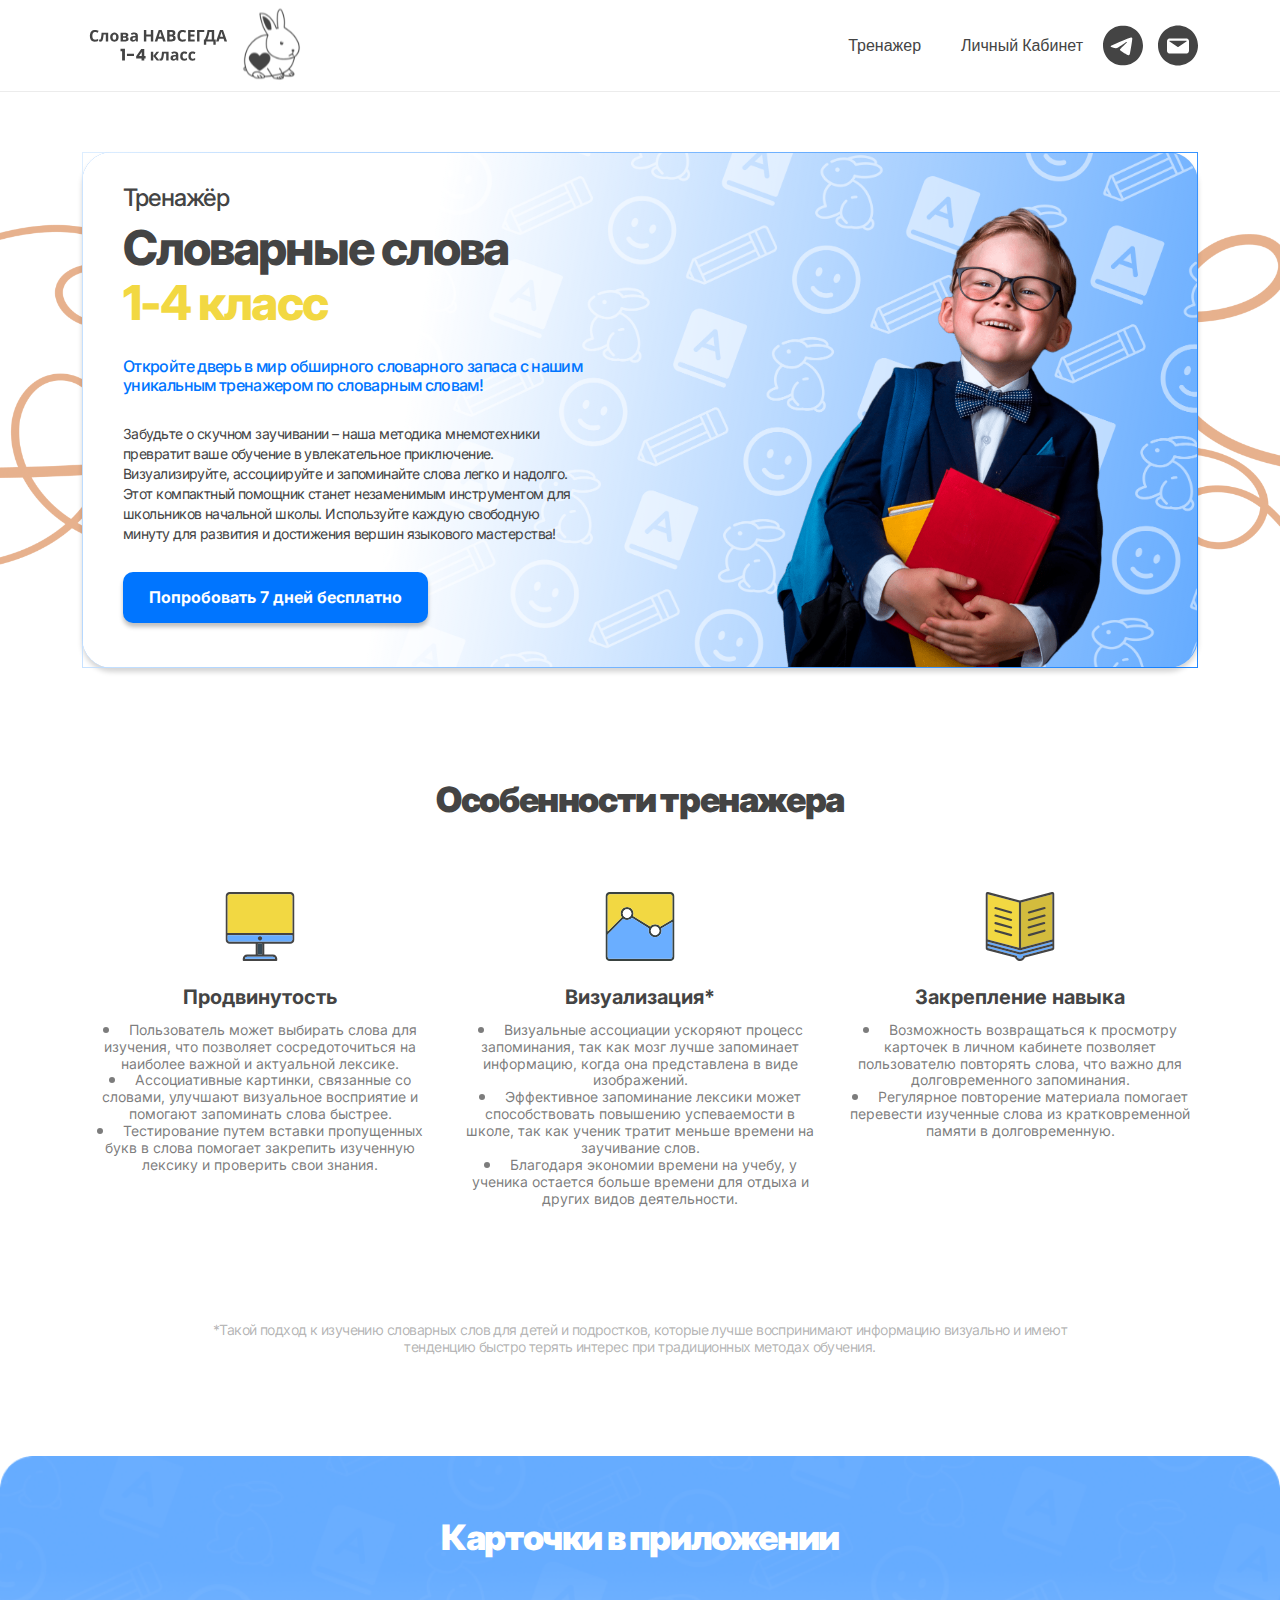
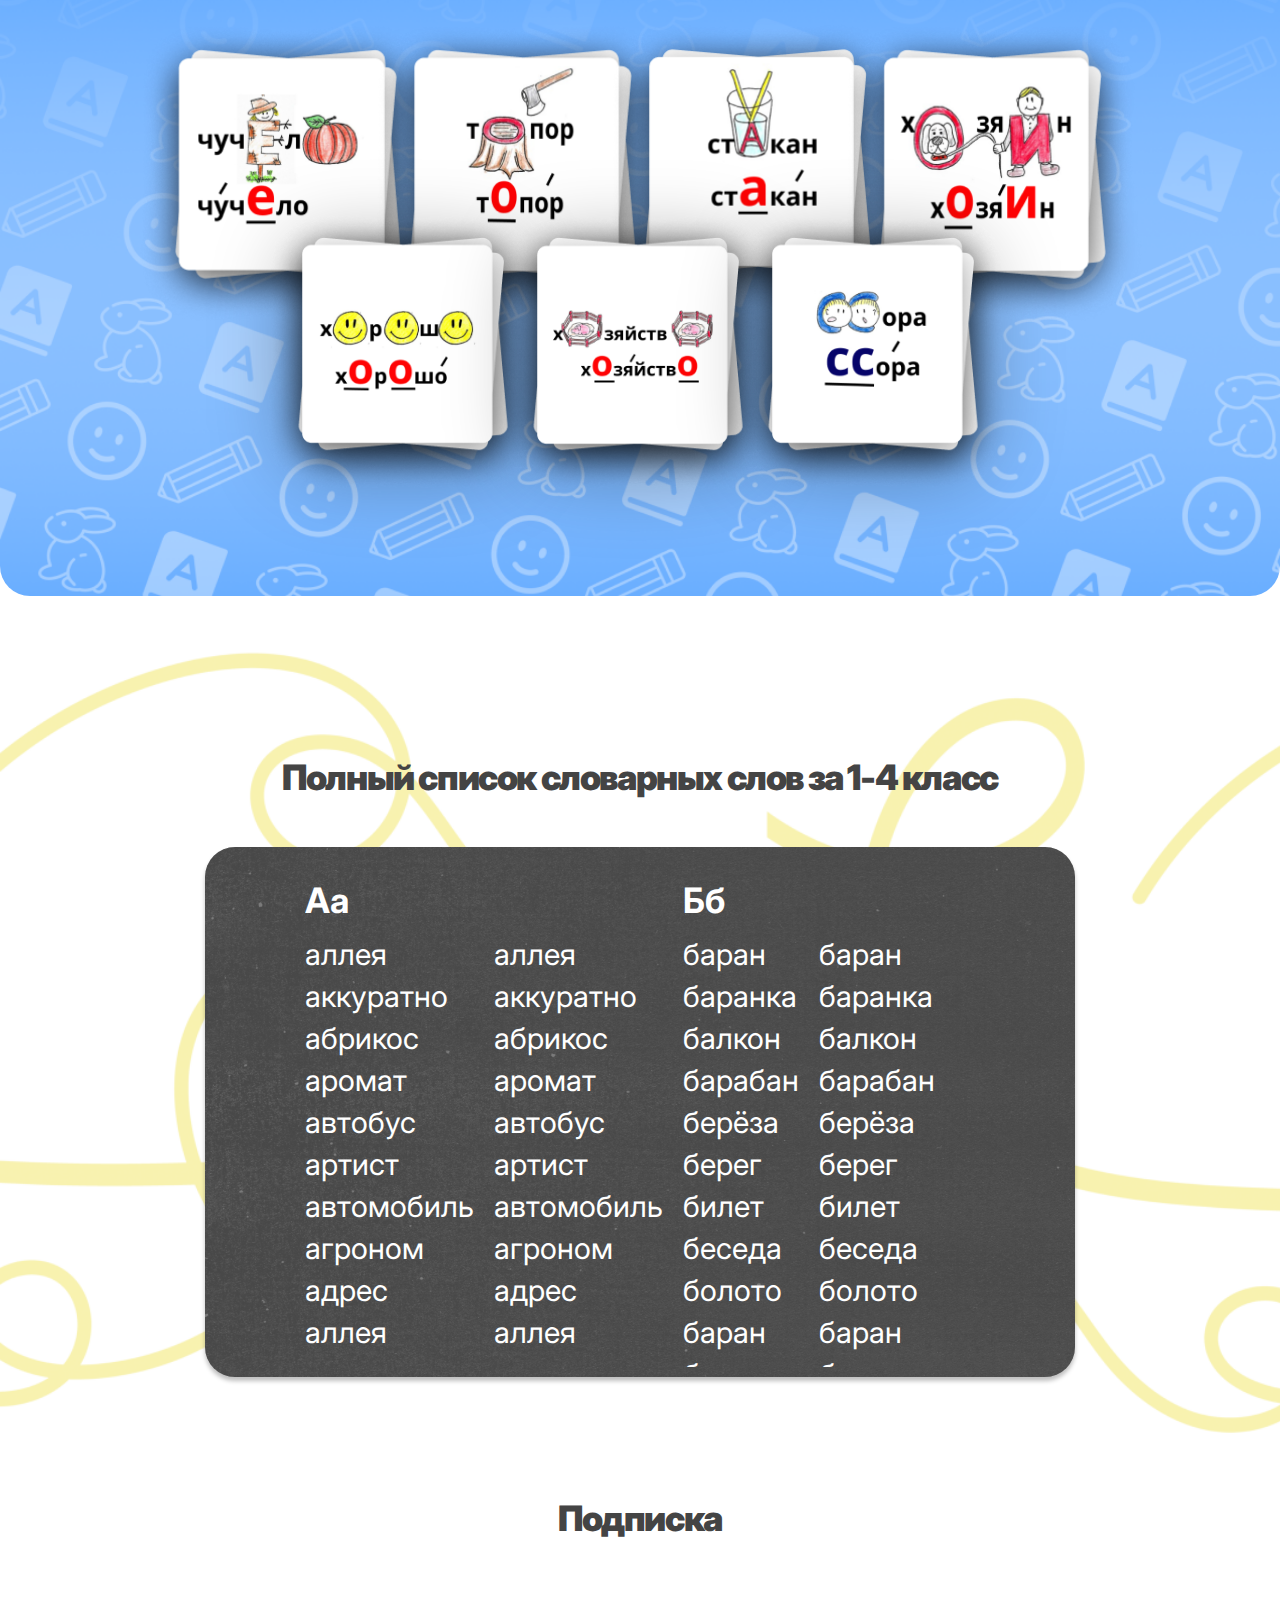
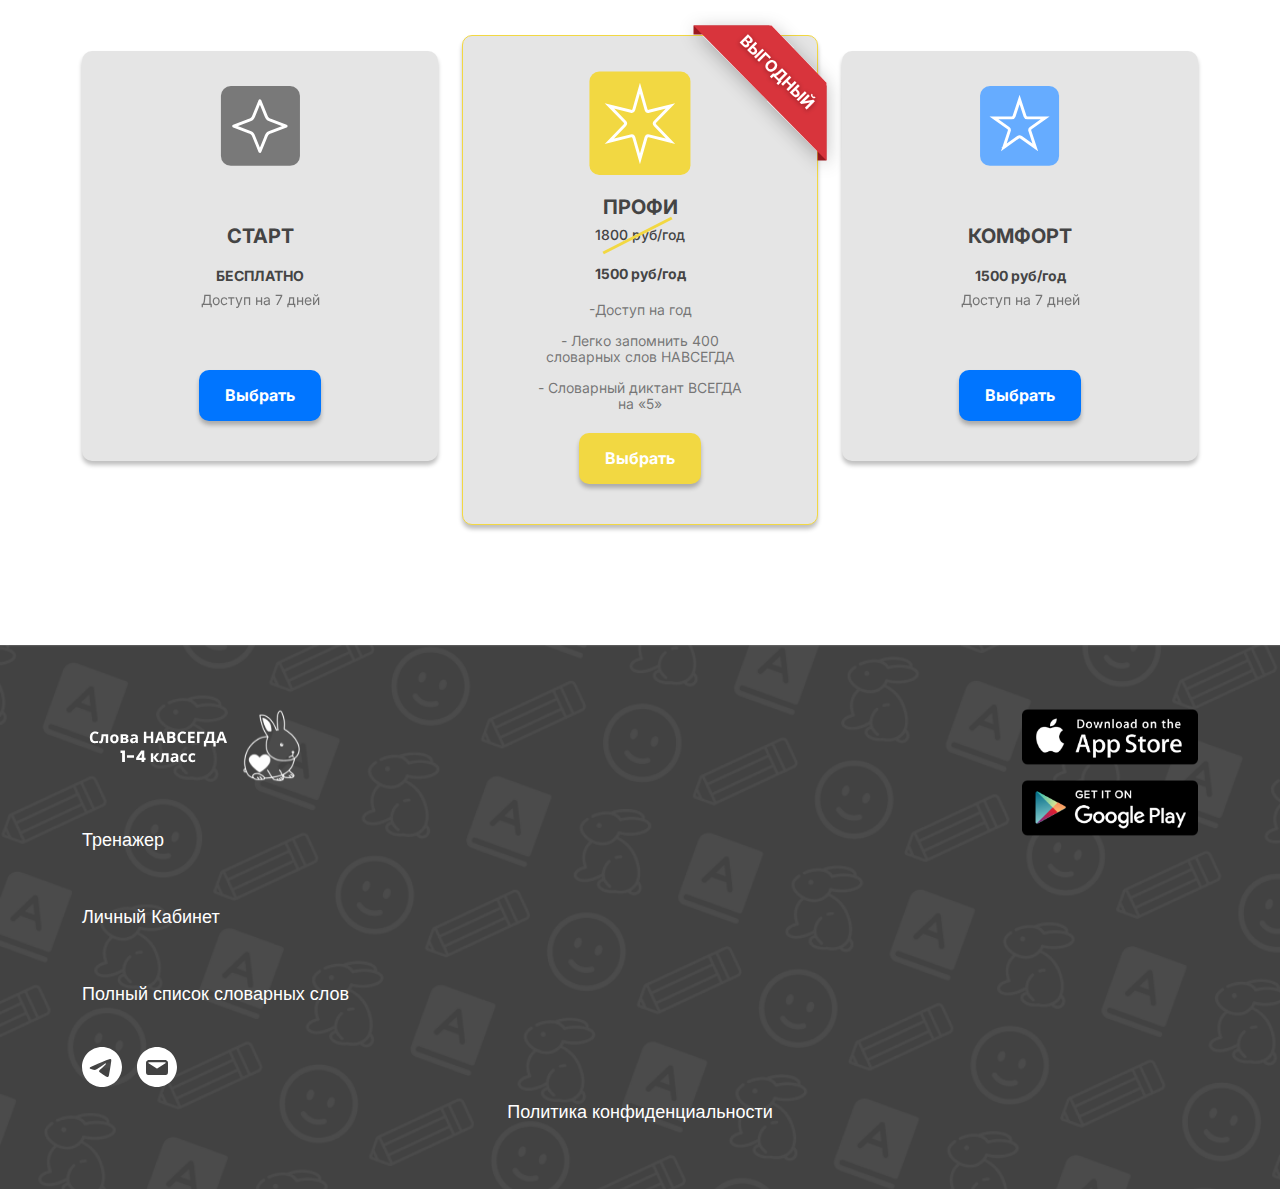
<file: index.html>
<!DOCTYPE html>
<html lang="ru">
	<head>
		<link
			rel="stylesheet"
			type="text/css"
			href="css/normalize.css"
			media="screen"
		/>
		<link
			rel="stylesheet"
			type="text/css"
			href="libs/bootstrap5/bootstrap.min.css"
			media="screen"
		/>
		<link
			rel="stylesheet"
			type="text/css"
			href="css/swiper-bundle.min.css"
			media="screen"
		/>
		<link
			rel="stylesheet"
			type="text/css"
			href="css/card-js.min.css"
			media="screen"
		/>
		<link
			rel="stylesheet icon"
			type="text/css"
			href="css/style.css"
			media="screen"
		/>
		<meta name="viewport" content="width=device-width, initial-scale=1.0" />
		<meta charset="UTF-8" />
		<title>Title</title>
	</head>
	<body>
		<div class="wrapper index-wrap">
			<header class="header">
				<div class="container">
					<div class="head-block">
						<div class="head-logo">
							<a href="#!"><img src="images/logo.svg" alt="" /></a>
						</div>
						<div class="head-right">
							<div class="menu-block">
								<div class="mob">
									<span class="menu-opener">
										<span class="one"></span>
										<span class="two"></span>
										<span class="three"></span>
									</span>
								</div>
								<div class="head-menu">
									<a href="#!" class="menu-link">Тренажер</a>
									<a
										href="!#"
										data-bs-toggle="modal"
										data-bs-target="#loginModal"
										class="menu-link lk"
										>Личный Кабинет</a
									>
								</div>
							</div>

							<div class="head-social">
								<a href="#!"><img src="images/icons/tg-icon.svg" alt="" /></a>
								<a href="#!"><img src="images/icons/mail-icon.svg" alt="" /></a>
							</div>
						</div>
					</div>
				</div>
			</header>

			<main>
				<section class="main-sec">
					<img src="images/main-line2.png" alt="" class="main-line-1" />
					<img src="images/main-line2.png" alt="" class="main-line-2" />

					<div class="container">
						<div class="main-block">
							<img src="images/main-bg.png" alt="" class="main-bg" />
							<div class="main-left">
								<div class="main-title">
									<span>Тренажёр</span>
									<h1>Словарные слова</h1>
									<h2>1-4 класс</h2>
									<p>
										Откройте дверь в мир обширного словарного запаса с нашим
										уникальным тренажером по словарным словам! 
									</p>
								</div>
								<div class="main-text">
									<p>
										Забудьте о скучном заучивании – наша методика мнемотехники
										превратит ваше обучение в увлекательное приключение.
										Визуализируйте, ассоциируйте и запоминайте слова легко и
										надолго. Этот компактный помощник станет незаменимым
										инструментом для школьников начальной школы. Используйте
										каждую свободную минуту для развития и достижения вершин
										языкового мастерства!
									</p>
									<a href="#!" class="main-link pc"
										>Попробовать 7 дней бесплатно</a
									>
									<a href="#!" class="main-link mob">Попробовать</a>
								</div>
							</div>

							<div class="main-right">
								<img src="images/main-img.png" alt="" />
							</div>
						</div>
					</div>
				</section>

				<section class="features-sec">
					<div class="container">
						<div class="title">
							<h2 class="title-h2">Особенности тренажера</h2>
						</div>

						<div class="row">
							<div class="col-lg-4">
								<div class="features-block">
									<div class="features-icon">
										<img src="images/icons/features-icon1.svg" alt="" />
									</div>
									<div class="features-text">
										<span>Продвинутость</span>
										<ul>
											<li>
												<span></span> Пользователь может выбирать слова для
												изучения, что позволяет сосредоточиться на наиболее
												важной и актуальной лексике.
											</li>
											<li>
												<span></span> Ассоциативные картинки, связанные со
												словами, улучшают визуальное восприятие и помогают
												запоминать слова быстрее.
											</li>
											<li>
												<span></span> Тестирование путем вставки пропущенных
												букв в слова помогает закрепить изученную лексику и
												проверить свои знания.
											</li>
										</ul>
									</div>
								</div>
							</div>

							<div class="col-lg-4">
								<div class="features-block">
									<div class="features-icon">
										<img src="images/icons/features-icon2.svg" alt="" />
									</div>
									<div class="features-text">
										<span>Визуализация*</span>
										<ul>
											<li>
												<span></span> Визуальные ассоциации ускоряют процесс
												запоминания, так как мозг лучше запоминает информацию,
												когда она представлена в виде изображений.
											</li>
											<li>
												<span></span> Эффективное запоминание лексики может
												способствовать повышению успеваемости в школе, так как
												ученик тратит меньше времени на заучивание слов.
											</li>
											<li>
												<span></span> Благодаря экономии времени на учебу, у
												ученика остается больше времени для отдыха и других
												видов деятельности.
											</li>
										</ul>
									</div>
								</div>
							</div>

							<div class="col-lg-4">
								<div class="features-block">
									<div class="features-icon">
										<img src="images/icons/features-icon3.svg" alt="" />
									</div>
									<div class="features-text">
										<span>Закрепление навыка</span>
										<ul>
											<li>
												<span></span> Возможность возвращаться к просмотру
												карточек в личном кабинете позволяет пользователю
												повторять слова, что важно для долговременного
												запоминания.
											</li>
											<li>
												<span></span> Регулярное повторение материала помогает
												перевести изученные слова из кратковременной памяти в
												долговременную.
											</li>
										</ul>
									</div>
								</div>
							</div>
						</div>

						<div class="features-end">
							<p>
								*Такой подход к изучению словарных слов для детей и подростков,
								которые лучше воспринимают информацию визуально и имеют
								тенденцию быстро терять интерес при традиционных методах
								обучения.
							</p>
						</div>
					</div>
				</section>

				<section class="cards-sec">
					<div class="container">
						<div class="title">
							<h2 class="title-h2 white">Карточки в приложении</h2>
							<p class="mob">
								Данный тренажер представляет собой инновационный инструмент для
								изучения лексики, который сочетает в себе персонализацию,
								удобство использования и эффективные методы запоминания, что
								делает обучение более продуктивным и приятным для учащихся.
							</p>
						</div>

						<div class="cards-block">
							<div class="row">
								<div class="col-lg-3">
									<img src="images/card-img1.png" alt="" />
								</div>
								<div class="col-lg-3">
									<img src="images/card-img2.png" alt="" />
								</div>
								<div class="col-lg-3">
									<img src="images/card-img3.png" alt="" />
								</div>
								<div class="col-lg-3">
									<img src="images/card-img4.png" alt="" />
								</div>
							</div>

							<div class="row cards-rov">
								<div class="col-lg-3 cards-col">
									<img src="images/card-img5.png" alt="" />
								</div>
								<div class="col-lg-3 cards-col">
									<img src="images/card-img6.png" alt="" />
								</div>
								<div class="col-lg-3 cards-col">
									<img src="images/card-img7.png" alt="" />
								</div>
							</div>

							<div class="mob">
								<div class="card-mob">
									<img src="images/card-mob.png" alt="" />
								</div>
							</div>
						</div>
					</div>
				</section>

				<section class="list-sec">
					<div class="container">
						<div class="title">
							<h2 class="title-h2">
								Полный список словарных слов за <span>1-4 класс</span>
							</h2>
						</div>

						<div class="list-content">
							<img src="images/list-block-bg.jpeg" alt="" class="list-bg" />
							<div class="list-block">
								<div class="list-left">
									<div class="list-title">
										<p>Аа</p>
									</div>
									<div class="list-in">
										<div class="list-text">
											<p>аллея</p>
											<p>аккуратно</p>
											<p>абрикос</p>
											<p>аромат</p>
											<p>автобус</p>
											<p>артист</p>
											<p>автомобиль</p>
											<p>агроном</p>
											<p>адрес</p>
											<p>аллея</p>
											<p>аккуратно</p>
											<p>абрикос</p>
											<p>аромат</p>
											<p>автобус</p>
											<p>артист</p>
											<p>автомобиль</p>
											<p>агроном</p>
											<p>адрес</p>
										</div>
										<div class="list-text">
											<p>аллея</p>
											<p>аккуратно</p>
											<p>абрикос</p>
											<p>аромат</p>
											<p>автобус</p>
											<p>артист</p>
											<p>автомобиль</p>
											<p>агроном</p>
											<p>адрес</p>
											<p>аллея</p>
											<p>аккуратно</p>
											<p>абрикос</p>
											<p>аромат</p>
											<p>автобус</p>
											<p>артист</p>
											<p>автомобиль</p>
											<p>агроном</p>
											<p>адрес</p>
										</div>
									</div>
								</div>
								<div class="list-left">
									<div class="list-title">
										<p>Бб</p>
									</div>
									<div class="list-in">
										<div class="list-text">
											<p>баран</p>
											<p>баранка</p>
											<p>балкон</p>
											<p>барабан</p>
											<p>берёза</p>
											<p>берег</p>
											<p>билет</p>
											<p>беседа</p>
											<p>болото</p>
											<p>баран</p>
											<p>баранка</p>
											<p>балкон</p>
											<p>барабан</p>
											<p>берёза</p>
											<p>берег</p>
											<p>билет</p>
											<p>беседа</p>
											<p>болото</p>
										</div>
										<div class="list-text">
											<p>баран</p>
											<p>баранка</p>
											<p>балкон</p>
											<p>барабан</p>
											<p>берёза</p>
											<p>берег</p>
											<p>билет</p>
											<p>беседа</p>
											<p>болото</p>
											<p>баран</p>
											<p>баранка</p>
											<p>балкон</p>
											<p>барабан</p>
											<p>берёза</p>
											<p>берег</p>
											<p>билет</p>
											<p>беседа</p>
											<p>болото</p>
										</div>
									</div>
								</div>
							</div>
						</div>
					</div>
				</section>

				<section class="subs-sec">
					<div class="container">
						<div class="title">
							<h2 class="title-h2">Подписка</h2>
						</div>

						<div class="row subs-rov">
							<div class="col-lg-4">
								<div class="subs-block">
									<div class="subs-img">
										<img src="images/icons/subs-icon.svg" alt="" />
									</div>
									<div class="subs-text">
										<span>СТАРТ</span>
										<p>БЕСПЛАТНО <span>Доступ на 7 дней</span></p>
									</div>
									<div class="subs-link">
										<a
											href="#!"
											class="blue-btn"
											data-bs-toggle="modal"
											data-bs-target="#loginModal"
											>Выбрать</a
										>
									</div>
								</div>
							</div>

							<div class="col-lg-4">
								<div class="subs-block active">
									<img
										src="images/icons/red-mark.svg"
										alt=""
										class="mark-img"
									/>

									<div class="subs-img">
										<img src="images/icons/subs-icon2.svg" alt="" />
									</div>
									<div class="subs-text">
										<span>ПРОФИ <span>1800 руб/год</span></span>
										<p>1500 руб/год</p>
										<ul>
											<li>-Доступ на год</li>
											<li>- Легко запомнить 400 словарных слов НАВСЕГДА</li>
											<li>- Словарный диктант ВСЕГДА на «5»</li>
										</ul>
									</div>
									<div class="subs-link">
										<a
											href="#!"
											class="blue-btn"
											data-bs-toggle="modal"
											data-bs-target="#loginModal"
											>Выбрать</a
										>
									</div>
								</div>
							</div>

							<div class="col-lg-4">
								<div class="subs-block">
									<div class="subs-img">
										<img src="images/icons/subs-icon3.svg" alt="" />
									</div>
									<div class="subs-text">
										<span>КОМФОРТ</span>
										<p>1500 руб/год <span>Доступ на 7 дней</span></p>
									</div>
									<div class="subs-link">
										<a
											href="#!"
											class="blue-btn"
											data-bs-toggle="modal"
											data-bs-target="#loginModal"
											>Выбрать</a
										>
									</div>
								</div>
							</div>
						</div>
					</div>
				</section>
			</main>

			<footer class="footer">
				<div class="container">
					<div class="row ftr-block">
						<div class="col-lg-6">
							<div class="ftr-left">
								<div class="ftr-logo">
									<a href="#!"><img src="images/ftr-logo.svg" alt="" /></a>
								</div>
								<div class="ftr-menu">
									<a href="#!">Тренажер</a>
									<a href="#!">Личный Кабинет</a>
									<a href="#!">Полный список словарных слов</a>
								</div>
								<div class="ftr-social">
									<a href="#!"><img src="images/icons/ftr-tg.svg" alt="" /></a>
									<a href="#!"
										><img src="images/icons/ftr-mail.svg" alt=""
									/></a>
								</div>
							</div>
						</div>

						<div class="col-lg-6">
							<div class="ftr-right">
								<a href="#!"><img src="images/app-store.png" alt="" /></a>
								<a href="#!"><img src="images/play-market.png" alt="" /></a>
							</div>
						</div>
					</div>

					<div class="ftr-end">
						<a href="#!">Политика конфиденциальности</a>
					</div>
				</div>
			</footer>
		</div>

		<!-- Button trigger modal -->
		<!-- <button type="button" data-bs-toggle="modal" data-bs-target="#paymentModal">
            Launch demo modal
        </button> -->

		<!-- Modal Login -->
		<div class="modal fade" id="loginModal" tabindex="-1" aria-hidden="true">
			<div class="modal-dialog">
				<div class="modal-content">
					<div class="modal-body">
						<button
							type="button"
							class="modal-close"
							data-bs-dismiss="modal"
							aria-label="Close"
						>
							<svg
								width="16"
								height="16"
								viewBox="0 0 16 16"
								fill="none"
								xmlns="http://www.w3.org/2000/svg"
							>
								<path
									d="M15 1L1 15M1 1L15 15"
									stroke="#A2A2A2"
									stroke-width="1.5"
									stroke-linecap="round"
									stroke-linejoin="round"
								/>
							</svg>
						</button>
						<div class="title-modal">
							<p>ВОЙТИ</p>
						</div>

						<form
							action="#!"
							name="login-form"
							class="login-modal auth-form"
							id="login-modal"
						>
							<div class="modal-login all-modal-style">
								<div class="form-group">
									<input
										name="login"
										type="email"
										placeholder="Ваша Почта"
										class="form-control"
									/>
								</div>
								<div class="form-group">
									<input
										name="password"
										type="password"
										placeholder="Ваш Пароль"
										class="form-control"
									/>
								</div>

								<div class="form-btn">
									<button type="submit" class="send-btn">Авторизоваться</button>
									<a
										href="#!"
										class="reg-link"
										data-bs-toggle="modal"
										data-bs-target="#regModal"
										>Зарегистрироваться</a
									>
								</div>
							</div>
						</form>
					</div>
				</div>
			</div>
		</div>

		<!-- Modal Reg -->
		<div class="modal fade" id="regModal" tabindex="-1" aria-hidden="true">
			<div class="modal-dialog">
				<div class="modal-content">
					<div class="modal-body">
						<button
							type="button"
							class="modal-close"
							data-bs-dismiss="modal"
							aria-label="Close"
						>
							<svg
								width="16"
								height="16"
								viewBox="0 0 16 16"
								fill="none"
								xmlns="http://www.w3.org/2000/svg"
							>
								<path
									d="M15 1L1 15M1 1L15 15"
									stroke="#A2A2A2"
									stroke-width="1.5"
									stroke-linecap="round"
									stroke-linejoin="round"
								/>
							</svg>
						</button>
						<div class="title-modal">
							<p>РЕГИСТРАЦИЯ</p>
						</div>

						<form
							action=""
							name="reg-form"
							id="reg-modal"
							class="reg-modal auth-form"
						>
							<div class="modal-login all-modal-style">
								<div class="form-group">
									<input
										type="text"
										name="child_name"
										id="name"
										placeholder="Имя ребенка"
										class="form-control"
										value=""
									/>
									<span class="error" style="display: none"></span>
								</div>
								<div class="form-group">
									<input
										type="email"
										name="login"
										id="email"
										placeholder="Ваша Почта"
										class="form-control"
										value=""
									/>
									<span class="error" style="display: none"></span>
								</div>
								<div class="form-group">
									<div class="form-label-group">
										<input
											type="password"
											name="password"
											id="password"
											class="form-control"
											placeholder="Ваш Пароль"
											value=""
										/>
										<span class="error" style="display: none"></span>
									</div>
								</div>
								<div class="form-group">
									<div class="form-label-group">
										<input
											type="password"
											id="confirm_password"
											name="confirm_password"
											class="form-control"
											placeholder="Подтверждение Пароля"
											value=""
										/>
										<span
											id="confirm_password_msg"
											class="error"
											style="display: none"
										></span>
									</div>
								</div>
								<div class="form-btn">
									<button type="submit" id="sign_in_btn" class="send-btn">
										Зарегистрироваться
									</button>
									<a
										href="#!"
										class="reg-link"
										data-bs-toggle="modal"
										data-bs-target="#loginModal"
										>Войти</a
									>
								</div>
							</div>
						</form>
					</div>
				</div>
			</div>
		</div>

		<!-- Modal Payment -->
		<div class="modal fade" id="paymentModal" tabindex="-1" aria-hidden="true">
			<div class="modal-dialog">
				<div class="modal-content">
					<div class="modal-body">
						<button
							type="button"
							class="modal-close"
							data-bs-dismiss="modal"
							aria-label="Close"
						>
							<svg
								width="16"
								height="16"
								viewBox="0 0 16 16"
								fill="none"
								xmlns="http://www.w3.org/2000/svg"
							>
								<path
									d="M15 1L1 15M1 1L15 15"
									stroke="#A2A2A2"
									stroke-width="1.5"
									stroke-linecap="round"
									stroke-linejoin="round"
								/>
							</svg>
						</button>
						<div class="title-modal">
							<p>ОПЛАТА ТАРИФА <span>КОМФОРТ</span></p>
						</div>

						<form action="#!" name="payment-form" id="subscription-form">
							<div class="modal-card card">
								<div class="card-js stripe" data-stripe="true">
									<input
										class="card-number my-custom-class"
										name="card-number"
										placeholder="Номер Карты"
									/>
									<input
										class="expiry-month"
										name="expiry-month"
										placeholder="ММ"
									/>
									<input
										class="expiry-year"
										name="expiry-year"
										placeholder="ГГ"
									/>
									<input class="cvc" name="cvc" placeholder="CVV" />
								</div>

								<div class="check-email">
									<label class="control control--checkbox">
										<input type="checkbox" />
										<div class="control__indicator"></div>
										<span>Отправить квитанцию на E-mail</span>
									</label>
								</div>

								<div class="form-btn">
									<button
										type="button"
										class="send-btn"
										data-bs-toggle="modal"
										data-bs-target="#successModal"
									>
										Оплатить
									</button>
									<span
										>При оплате данные вашей карты сохраняются
										<img src="images/icons/question-icon.svg" alt=""
									/></span>
								</div>
							</div>
						</form>
					</div>
				</div>
			</div>
		</div>

		<!-- Modal Success -->
		<div class="modal fade" id="successModal" tabindex="-1" aria-hidden="true">
			<div class="modal-dialog">
				<div class="modal-content">
					<div class="modal-body">
						<div class="success-modal">
							<img src="images/icons/success-icon.svg" alt="" />
							<span>УСПЕШНАЯ ОПЛАТА!</span>
							<p>Оплата выбранного тарифа произошла успешно</p>
							<div class="success-btn">
								<button data-bs-dismiss="modal" aria-label="Close">
									Готово
								</button>
								<span
									>При оплате данные вашей карты сохраняются
									<img src="images/icons/question-icon.svg" alt=""
								/></span>
							</div>
						</div>
					</div>
				</div>
			</div>
		</div>

		<!-- Modal Fail -->
		<div class="modal fade" id="failModal" tabindex="-1" aria-hidden="true">
			<div class="modal-dialog">
				<div class="modal-content">
					<div class="modal-body">
						<div class="success-modal">
							<img src="images/icons/fail-icon.svg" alt="" />
							<span>ОПЛАТА НЕ ПРОШЛА!</span>
							<p>Оплата выбранного тарифа не прошла, попробуйте ещё раз</p>
							<div class="success-btn">
								<button data-bs-dismiss="modal" aria-label="Close">
									Готово
								</button>
								<span
									>При оплате данные вашей карты сохраняются
									<img src="images/icons/question-icon.svg" alt=""
								/></span>
							</div>
						</div>
					</div>
				</div>
			</div>
		</div>

		<script src="js/jquery-3.7.0.min.js"></script>
		<script src="js/jquery.validate.min.js"></script>
		<script src="libs/bootstrap5/popper.js"></script>
		<script src="libs/bootstrap5/bootstrap.min.js"></script>
		<script src="js/swiper-bundle.min.js"></script>
		<script src="js/card.min.js"></script>
		<script src="js/script.js"></script>
	</body>
</html>
</file>
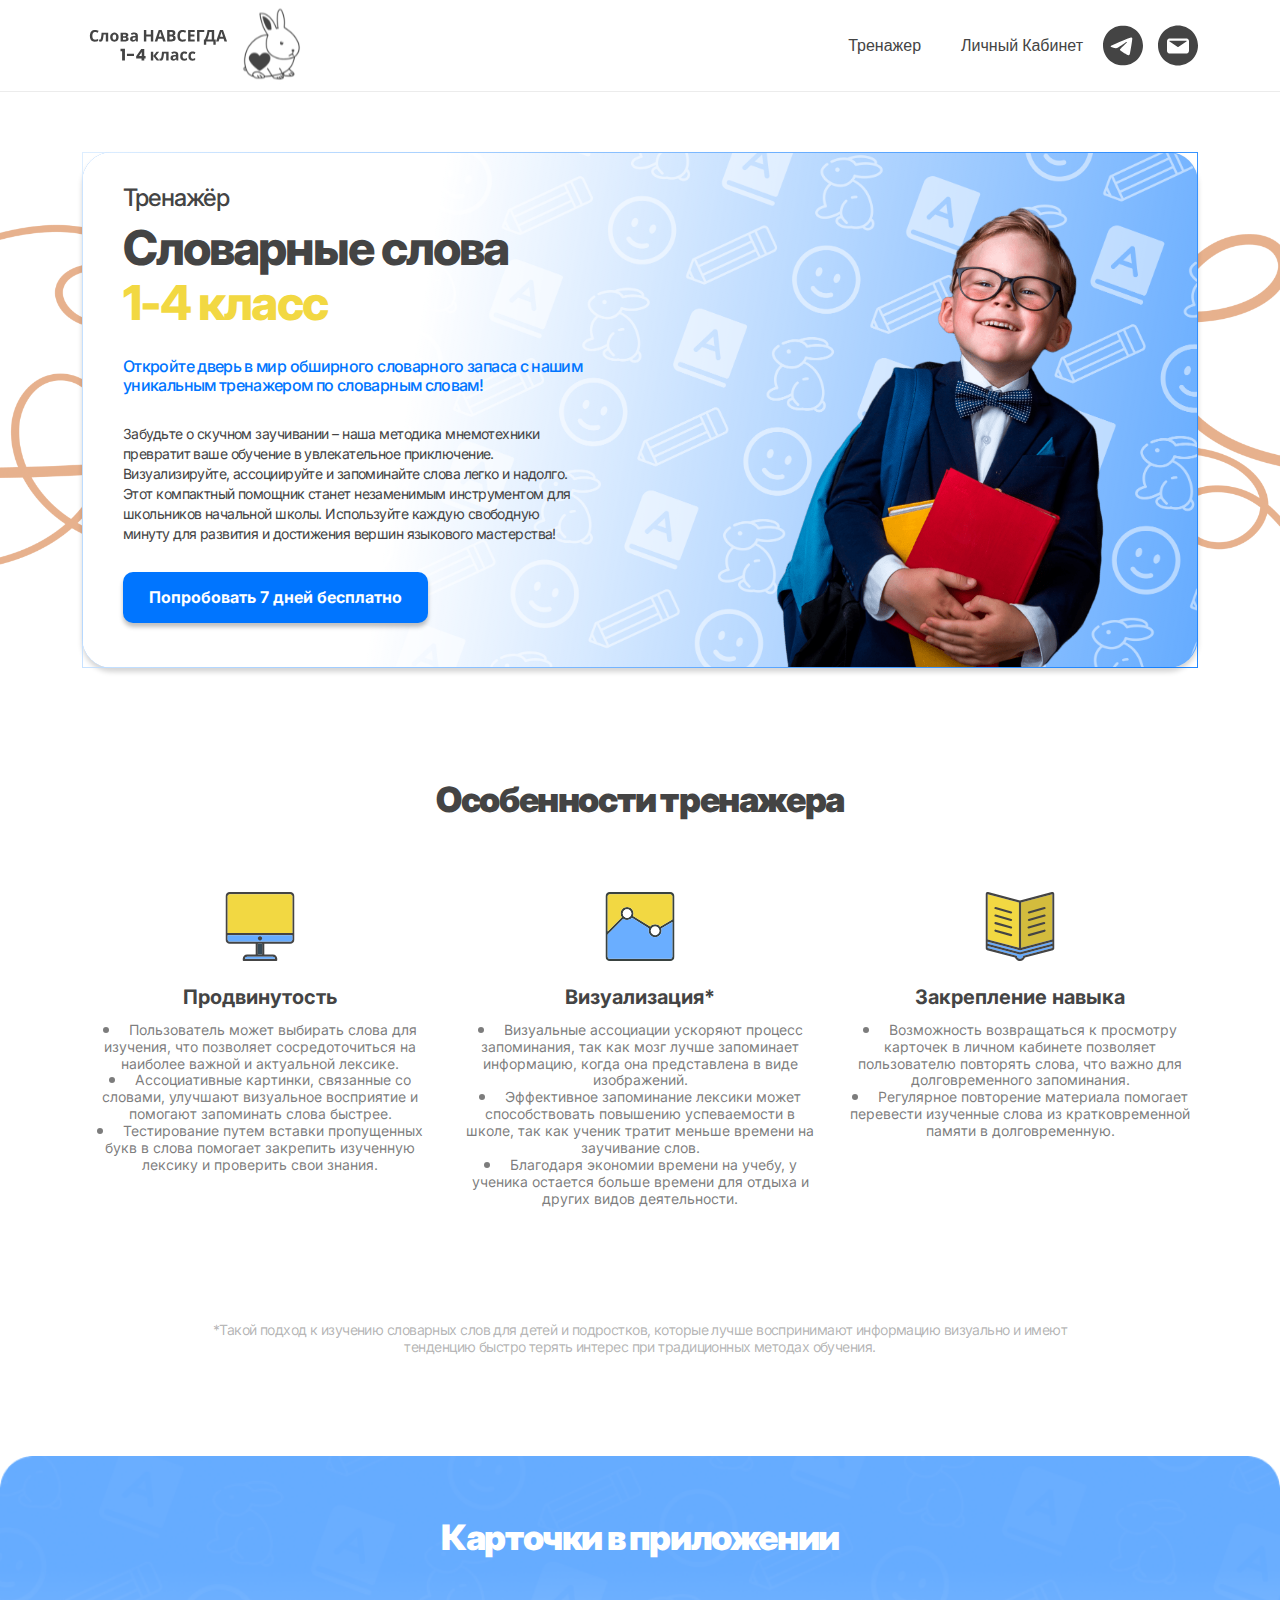
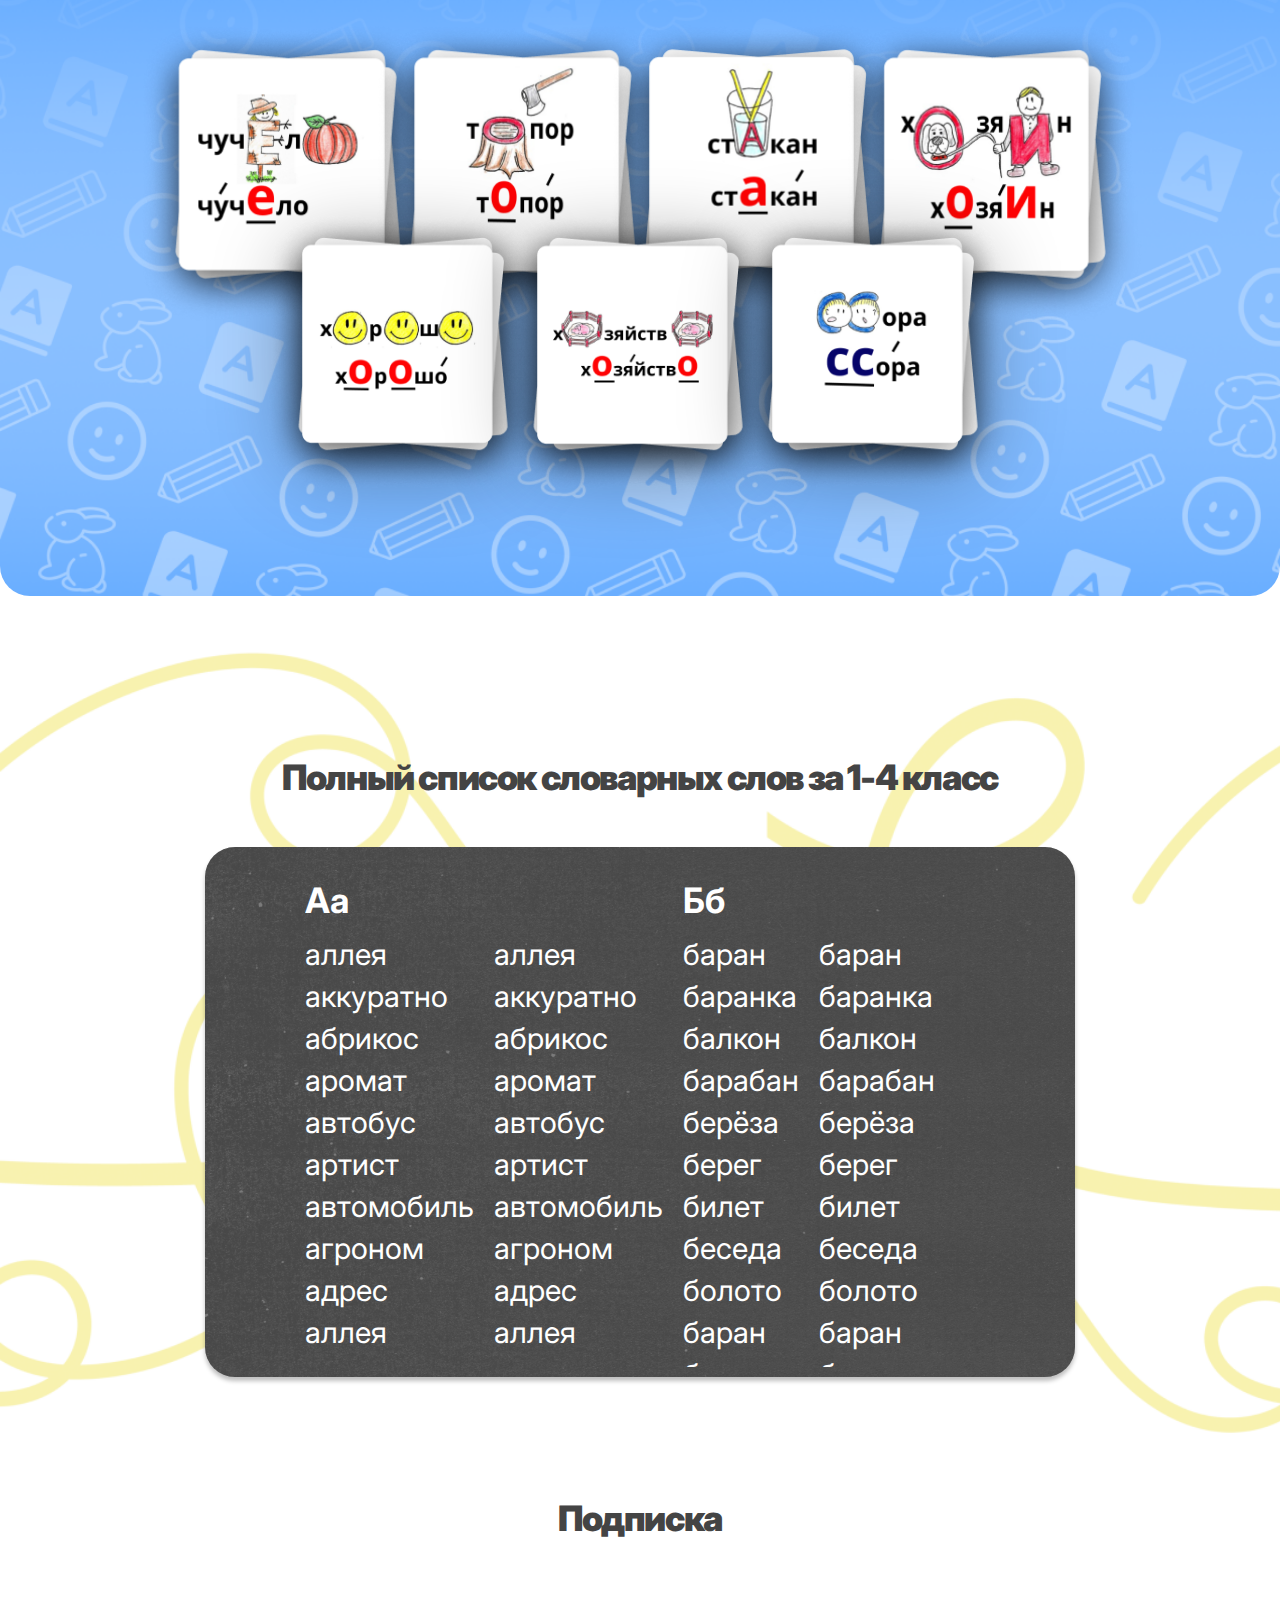
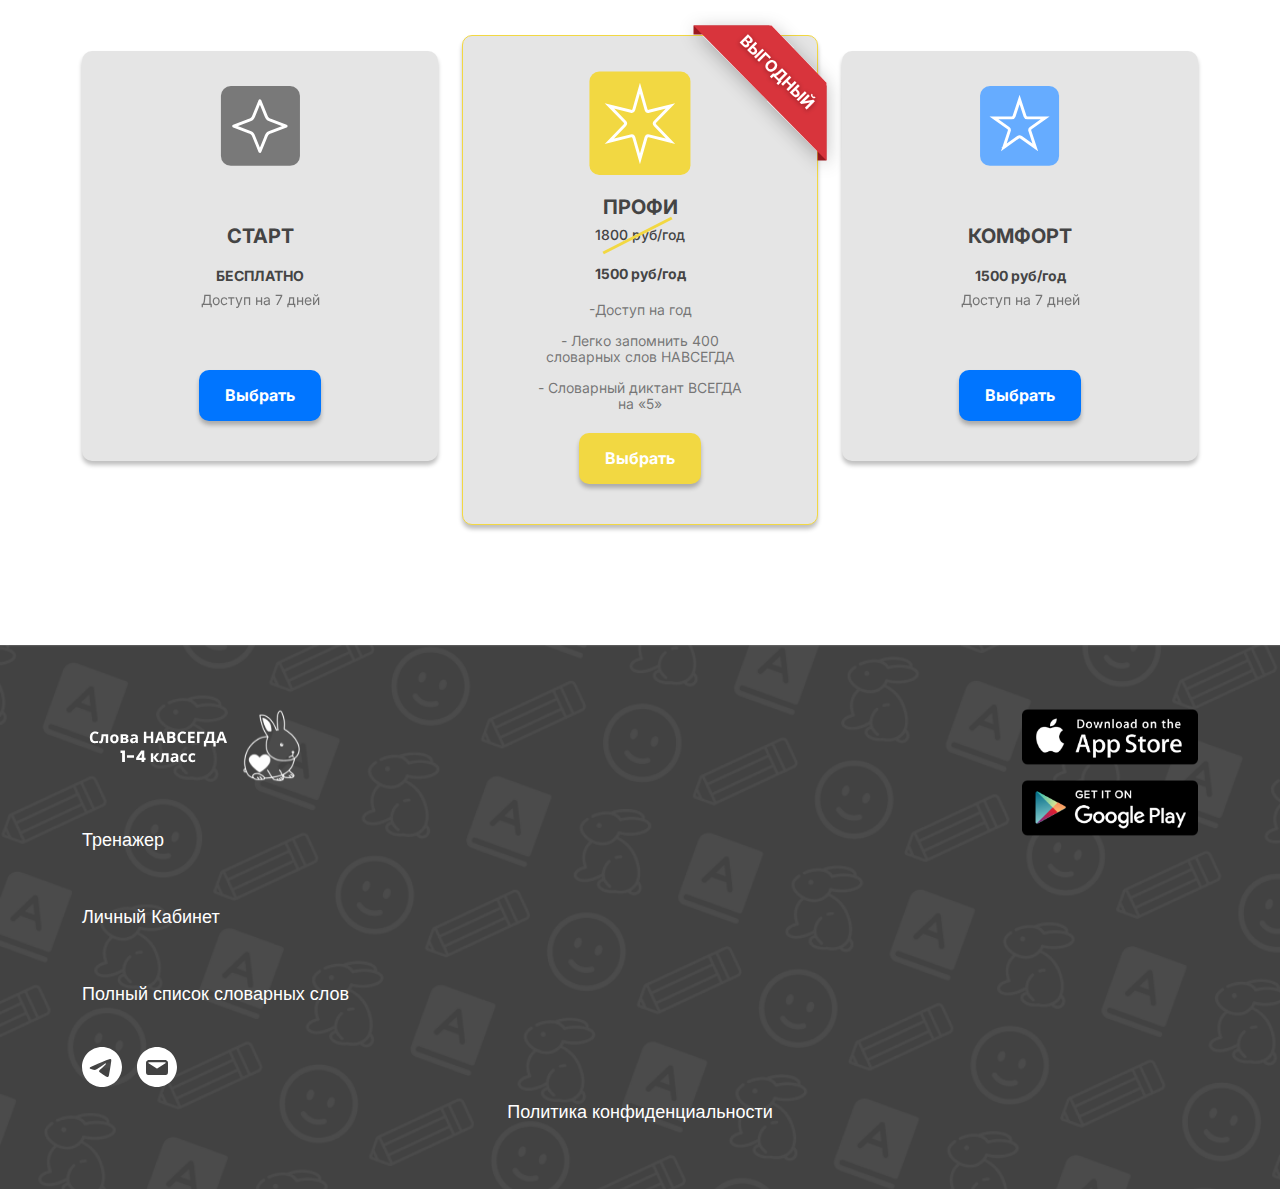
<file: adding-words.html>
<!DOCTYPE html>
<html lang="ru">
	<head>
		<link
			rel="stylesheet"
			type="text/css"
			href="css/normalize.css"
			media="screen"
		/>
		<link
			rel="stylesheet"
			type="text/css"
			href="libs/bootstrap5/bootstrap.min.css"
			media="screen"
		/>
		<link
			rel="stylesheet"
			type="text/css"
			href="css/swiper-bundle.min.css"
			media="screen"
		/>
		<link
			rel="stylesheet"
			type="text/css"
			href="css/card-js.min.css"
			media="screen"
		/>
		<link
			rel="stylesheet icon"
			type="text/css"
			href="css/style.css"
			media="screen"
		/>
		<meta name="viewport" content="width=device-width, initial-scale=1.0" />
		<meta charset="UTF-8" />
		<title>Личный кабинет</title>
	</head>
	<body>
		<div class="wrapper">
			<div class="prsn-sec">
				<img src="images/main-bg.png" alt="" class="prsn-bg" />

				<div class="container-fluid p-0">
					<div class="prsn-rov">
						<div class="prsn-sidebar">
							<div class="side-logo">
								<a href="/index.html"><img src="images/logo.svg" alt="" /></a>
							</div>

							<div class="side-menu">
								<div
									class="nav flex-column nav-pills"
									id="v-pills-tab"
									role="tablist"
									aria-orientation="vertical"
								>
									<button
										class="nav-link active nav-link-cards"
										id="v-pills-home-tab"
										data-bs-toggle="pill"
										data-bs-target="#v-pills-home"
										type="button"
										role="tab"
										aria-controls="v-pills-home"
										aria-selected="false"
									>
										<span class="icon pc">
											<svg
												width="24"
												height="24"
												viewBox="0 0 24 24"
												fill="none"
												xmlns="http://www.w3.org/2000/svg"
											>
												<path
													d="M7 11.5C6.44772 11.5 6 11.0523 6 10.5V7C6 6.44772 6.44772 6 7 6H10.5C11.0523 6 11.5 6.44772 11.5 7V10.5C11.5 11.0523 11.0523 11.5 10.5 11.5H7ZM7 18C6.44772 18 6 17.5523 6 17V13.5C6 12.9477 6.44772 12.5 7 12.5H10.5C11.0523 12.5 11.5 12.9477 11.5 13.5V17C11.5 17.5523 11.0523 18 10.5 18H7ZM13.5 11.5C12.9477 11.5 12.5 11.0523 12.5 10.5V7C12.5 6.44772 12.9477 6 13.5 6H17C17.5523 6 18 6.44772 18 7V10.5C18 11.0523 17.5523 11.5 17 11.5H13.5ZM13.5 18C12.9477 18 12.5 17.5523 12.5 17V13.5C12.5 12.9477 12.9477 12.5 13.5 12.5H17C17.5523 12.5 18 12.9477 18 13.5V17C18 17.5523 17.5523 18 17 18H13.5ZM5 21C4.45 21 3.97933 20.8043 3.588 20.413C3.19667 20.0217 3.00067 19.5507 3 19V5C3 4.45 3.196 3.97933 3.588 3.588C3.98 3.19667 4.45067 3.00067 5 3H19C19.55 3 20.021 3.196 20.413 3.588C20.805 3.98 21.0007 4.45067 21 5V19C21 19.55 20.8043 20.021 20.413 20.413C20.0217 20.805 19.5507 21.0007 19 21H5ZM5 18C5 18.5523 5.44772 19 6 19H18C18.5523 19 19 18.5523 19 18V6C19 5.44772 18.5523 5 18 5H6C5.44772 5 5 5.44772 5 6V18Z"
													fill="#444444"
												/>
											</svg>
										</span>
										<span class="icon mob">
											<svg
												width="27"
												height="27"
												viewBox="0 0 27 27"
												fill="none"
												xmlns="http://www.w3.org/2000/svg"
											>
												<path
													opacity="0.6"
													d="M0.999998 12.375C0.447713 12.375 -2.08543e-06 11.9273 -1.98887e-06 11.375L-1.74846e-07 1C-7.82811e-08 0.447715 0.447715 7.8281e-08 1 1.74846e-07L11.375 1.98887e-06C11.9273 2.08543e-06 12.375 0.447717 12.375 1L12.375 11.375C12.375 11.9273 11.9273 12.375 11.375 12.375L0.999998 12.375ZM0.999996 27C0.447711 27 -4.64255e-06 26.5523 -4.54598e-06 26L-2.73196e-06 15.625C-2.6354e-06 15.0727 0.447713 14.625 0.999997 14.625L11.375 14.625C11.9273 14.625 12.375 15.0727 12.375 15.625L12.375 26C12.375 26.5523 11.9273 27 11.375 27L0.999996 27ZM15.625 12.375C15.0727 12.375 14.625 11.9273 14.625 11.375L14.625 1C14.625 0.447718 15.0727 2.6354e-06 15.625 2.73196e-06L26 4.54598e-06C26.5523 4.64255e-06 27 0.44772 27 1L27 11.375C27 11.9273 26.5523 12.375 26 12.375L15.625 12.375ZM15.625 27C15.0727 27 14.625 26.5523 14.625 26L14.625 15.625C14.625 15.0727 15.0727 14.625 15.625 14.625L26 14.625C26.5523 14.625 27 15.0727 27 15.625L27 26C27 26.5523 26.5523 27 26 27L15.625 27Z"
													fill="white"
												/>
											</svg>
										</span>
										<span class="text">Мои карточки</span>
									</button>
									<button
										class="nav-link"
										id="v-pills-profile-tab"
										data-bs-toggle="pill"
										data-bs-target="#v-pills-profile"
										type="button"
										role="tab"
										aria-controls="v-pills-profile"
										aria-selected="false"
									>
										<span class="icon pc">
											<svg
												width="24"
												height="24"
												viewBox="0 0 24 24"
												fill="none"
												xmlns="http://www.w3.org/2000/svg"
											>
												<path
													d="M18.75 18.6923C18.75 19.0274 18.633 19.3081 18.399 19.5344C18.165 19.7607 17.8757 19.8742 17.5312 19.875C17.1859 19.875 16.8967 19.7615 16.6635 19.5344C16.4303 19.3073 16.3133 19.0266 16.3125 18.6923L16.3125 5.6827C16.3125 5.3476 16.4295 5.06651 16.6635 4.83944C16.8975 4.61236 17.1867 4.49922 17.5312 4.5C17.8766 4.5 18.1662 4.61354 18.4002 4.84062C18.6342 5.0677 18.7508 5.34839 18.75 5.6827L18.75 18.6923ZM12.6562 18.6923C12.6562 19.0274 12.5392 19.3081 12.3052 19.5344C12.0712 19.7607 11.782 19.8742 11.4375 19.875C11.0922 19.875 10.8029 19.7615 10.5697 19.5344C10.3366 19.3073 10.2196 19.0266 10.2187 18.6923L10.2187 9.23077C10.2187 8.89568 10.3357 8.61459 10.5697 8.38751C10.8037 8.16044 11.093 8.04729 11.4375 8.04808C11.7828 8.04808 12.0725 8.16162 12.3065 8.3887C12.5405 8.61577 12.6571 8.89646 12.6562 9.23077L12.6562 18.6923ZM6.5625 18.6923C6.5625 19.0274 6.4455 19.3081 6.2115 19.5344C5.9775 19.7607 5.68825 19.8742 5.34375 19.875C4.99844 19.875 4.70919 19.7615 4.476 19.5344C4.24281 19.3073 4.12581 19.0266 4.125 18.6923L4.125 13.0745C4.125 12.7394 4.242 12.4583 4.476 12.2313C4.71 12.0042 4.99925 11.891 5.34375 11.8918C5.68906 11.8918 5.97872 12.0054 6.21272 12.2324C6.44672 12.4595 6.56331 12.7402 6.5625 13.0745L6.5625 18.6923Z"
													fill="#444444"
												/>
											</svg>
										</span>
										<span class="icon mob">
											<svg
												width="26"
												height="27"
												viewBox="0 0 26 27"
												fill="none"
												xmlns="http://www.w3.org/2000/svg"
											>
												<path
													opacity="0.6"
													d="M26 24.9231C26 25.5115 25.792 26.0045 25.376 26.4018C24.96 26.7992 24.4458 26.9986 23.8333 27C23.2194 27 22.7052 26.8006 22.2907 26.4018C21.8761 26.0031 21.6681 25.5102 21.6667 24.9231L21.6667 2.07693C21.6667 1.48847 21.8747 0.994849 22.2907 0.59608C22.7067 0.197311 23.2209 -0.00137978 23.8333 5.03271e-06C24.4472 5.11321e-06 24.9622 0.19939 25.3782 0.598159C25.7942 0.996929 26.0014 1.48985 26 2.07693L26 24.9231ZM15.1667 24.9231C15.1667 25.5115 14.9587 26.0045 14.5427 26.4018C14.1267 26.7992 13.6124 26.9986 13 27C12.3861 27 11.8719 26.8006 11.4573 26.4018C11.0428 26.0031 10.8348 25.5102 10.8333 24.9231L10.8333 8.30769C10.8333 7.71923 11.0413 7.22562 11.4573 6.82685C11.8733 6.42808 12.3876 6.22939 13 6.23077C13.6139 6.23077 14.1288 6.43016 14.5448 6.82893C14.9608 7.2277 15.1681 7.72062 15.1667 8.3077L15.1667 24.9231ZM4.33333 24.9231C4.33333 25.5115 4.12533 26.0045 3.70933 26.4018C3.29333 26.7992 2.77911 26.9986 2.16667 27C1.55278 27 1.03856 26.8006 0.624 26.4018C0.209445 26.0031 0.00144464 25.5102 2.72356e-07 24.9231L1.67259e-06 15.0577C1.74976e-06 14.4692 0.208002 13.9756 0.624002 13.5768C1.04 13.1781 1.55422 12.9794 2.16667 12.9808C2.78056 12.9808 3.2955 13.1802 3.7115 13.5789C4.1275 13.9777 4.33478 14.4706 4.33333 15.0577L4.33333 24.9231Z"
													fill="white"
												/>
											</svg>
										</span>
										<span class="text">Статистика</span>
									</button>
									<button
										class="nav-link"
										id="v-pills-messages-tab"
										data-bs-toggle="pill"
										data-bs-target="#v-pills-messages"
										type="button"
										role="tab"
										aria-controls="v-pills-messages"
										aria-selected="false"
									>
										<span class="icon pc">
											<svg
												width="24"
												height="25"
												viewBox="0 0 24 25"
												fill="none"
												xmlns="http://www.w3.org/2000/svg"
											>
												<path
													d="M4 18.5C3.71667 18.5 3.47933 18.404 3.288 18.212C3.09667 18.02 3.00067 17.7827 3 17.5C3 17.2167 3.096 16.9793 3.288 16.788C3.48 16.5967 3.71733 16.5007 4 16.5H15C15.2833 16.5 15.521 16.596 15.713 16.788C15.905 16.98 16.0007 17.2173 16 17.5C16 17.7833 15.904 18.021 15.712 18.213C15.52 18.405 15.2827 18.5007 15 18.5H4ZM4 13.5C3.71667 13.5 3.47933 13.404 3.288 13.212C3.09667 13.02 3.00067 12.7827 3 12.5C3 12.2167 3.096 11.9793 3.288 11.788C3.48 11.5967 3.71733 11.5007 4 11.5H12C12.2833 11.5 12.521 11.596 12.713 11.788C12.905 11.98 13.0007 12.2173 13 12.5C13 12.7833 12.904 13.021 12.712 13.213C12.52 13.405 12.2827 13.5007 12 13.5H4ZM4 8.5C3.71667 8.5 3.47933 8.404 3.288 8.212C3.09667 8.02 3.00067 7.78267 3 7.5C3 7.21667 3.096 6.97933 3.288 6.788C3.48 6.59667 3.71733 6.50067 4 6.5H15C15.2833 6.5 15.521 6.596 15.713 6.788C15.905 6.98 16.0007 7.21733 16 7.5C16 7.78333 15.904 8.021 15.712 8.213C15.52 8.405 15.2827 8.50067 15 8.5H4Z"
													fill="#444444"
												/>
											</svg>
										</span>
										<span class="icon mob">
											<svg
												width="21"
												height="27"
												viewBox="0 0 21 27"
												fill="none"
												xmlns="http://www.w3.org/2000/svg"
											>
												<g opacity="0.6">
													<path
														d="M15 8.50006C15 10.9853 12.9852 13.0001 10.5 13.0001C8.01472 13.0001 6 10.9853 6 8.50006C6 6.01478 8.01472 4.00006 10.5 4.00006C12.9852 4.00006 15 6.01478 15 8.50006Z"
														stroke="white"
														stroke-width="3"
														stroke-linecap="round"
														stroke-linejoin="round"
													/>
													<path
														d="M10.5 17.0001C5.80558 17.0001 2 20.5818 2 25.0001L19 25.0001C19 20.5818 15.1944 17.0001 10.5 17.0001Z"
														stroke="white"
														stroke-width="3"
														stroke-linecap="round"
														stroke-linejoin="round"
													/>
												</g>
											</svg>
										</span>
										<span class="text">Мои данные</span>
									</button>
									<button
										class="nav-link"
										id="v-pills-settings-tab"
										data-bs-toggle="pill"
										data-bs-target="#v-pills-settings"
										type="button"
										role="tab"
										aria-controls="v-pills-settings"
										aria-selected="false"
									>
										<span class="icon pc">
											<svg
												width="24"
												height="24"
												viewBox="0 0 24 24"
												fill="none"
												xmlns="http://www.w3.org/2000/svg"
											>
												<path
													d="M12 19.125C11.0144 19.125 10.0881 18.9387 9.22125 18.5662C8.35438 18.1937 7.60031 17.6886 6.95906 17.0509C6.31781 16.4128 5.81028 15.6623 5.43645 14.7996C5.06263 13.9369 4.87547 13.0151 4.875 12.0342C4.875 10.4979 5.32031 9.11515 6.21094 7.88607C7.10156 6.657 8.28313 5.80019 9.75563 5.31566C10.1 5.19748 10.4178 5.23884 10.7089 5.43974C11.0001 5.64065 11.1455 5.91246 11.145 6.25519C11.145 6.49155 11.0768 6.70711 10.9405 6.90187C10.8042 7.09663 10.6289 7.2297 10.4147 7.30108C9.39344 7.62017 8.57097 8.21414 7.9473 9.083C7.32362 9.95186 7.01202 10.9356 7.0125 12.0342C7.0125 13.4169 7.49653 14.59 8.46458 15.5534C9.43262 16.5168 10.6111 16.9982 12 16.9978C12.6175 16.9978 13.2143 16.8914 13.7905 16.6787C14.3667 16.4659 14.8802 16.1587 15.3309 15.7569C15.5091 15.5914 15.7259 15.5087 15.9814 15.5087C16.237 15.5087 16.4536 15.5914 16.6312 15.7569C16.9044 16.005 17.0469 16.2858 17.0588 16.5993C17.0706 16.9127 16.94 17.1873 16.6669 17.4232C16.0256 17.9787 15.3103 18.4013 14.5208 18.691C13.7314 18.9808 12.8911 19.1255 12 19.125ZM16.9875 12.0342C16.9875 10.9469 16.6728 9.96911 16.0434 9.10073C15.4141 8.23234 14.5887 7.63246 13.5675 7.30108C13.3537 7.23017 13.1787 7.09734 13.0424 6.90258C12.9061 6.70782 12.8377 6.49202 12.8372 6.25519C12.8372 5.91246 12.9828 5.64065 13.2739 5.43974C13.5651 5.23884 13.8827 5.19748 14.2266 5.31566C15.7109 5.81201 16.8984 6.67473 17.7891 7.9038C18.6797 9.13287 19.125 10.5097 19.125 12.0342C19.125 12.2469 19.116 12.4627 19.0979 12.6816C19.0799 12.9005 19.0473 13.1397 19.0003 13.3992C18.9409 13.7419 18.7659 13.9872 18.4752 14.1352C18.1845 14.2832 17.8667 14.2919 17.5219 14.1614C17.2962 14.0787 17.1212 13.9279 16.9968 13.709C16.8723 13.4902 16.8336 13.2628 16.8806 13.0269C16.9163 12.826 16.9431 12.6487 16.9611 12.4951C16.9792 12.3415 16.988 12.1878 16.9875 12.0342Z"
													fill="#444444"
												/>
											</svg>
										</span>
										<span class="icon mob">
											<svg
												width="25"
												height="25"
												viewBox="0 0 25 25"
												fill="none"
												xmlns="http://www.w3.org/2000/svg"
											>
												<path
													opacity="0.6"
													d="M12.5 25.0001C10.7708 25.0001 9.14583 24.6645 7.625 23.9934C6.10416 23.3222 4.78125 22.4121 3.65625 21.2631C2.53125 20.1132 1.64083 18.7611 0.984997 17.2066C0.329164 15.6522 0.000830887 13.9913 -2.13727e-06 12.2239C-1.65327e-06 9.45571 0.781249 6.96435 2.34375 4.7498C3.90625 2.53526 5.97917 0.991463 8.5625 0.118422C9.16667 -0.094515 9.72417 -0.019987 10.235 0.342006C10.7458 0.703999 11.0008 1.19375 11 1.81127C11 2.23715 10.8804 2.62554 10.6413 2.97646C10.4021 3.32738 10.0946 3.56715 9.71875 3.69576C7.92708 4.27069 6.48417 5.34092 5.39 6.90643C4.29583 8.47194 3.74917 10.2444 3.75 12.2239C3.75 14.7153 4.59916 16.8289 6.2975 18.5647C7.99583 20.3006 10.0633 21.1681 12.5 21.1672C13.5833 21.1673 14.6304 20.9756 15.6412 20.5923C16.6521 20.209 17.5529 19.6554 18.3437 18.9314C18.6562 18.6333 19.0367 18.4842 19.485 18.4842C19.9333 18.4842 20.3133 18.6333 20.625 18.9314C21.1042 19.3786 21.3542 19.8845 21.375 20.4492C21.3958 21.0139 21.1667 21.5088 20.6875 21.9338C19.5625 22.9346 18.3075 23.6961 16.9225 24.2182C15.5375 24.7403 14.0633 25.001 12.5 25.0001ZM21.25 12.2239C21.25 10.2649 20.6979 8.50303 19.5938 6.93837C18.4896 5.37371 17.0417 4.29284 15.25 3.69577C14.875 3.568 14.5679 3.32866 14.3288 2.97774C14.0896 2.62682 13.9696 2.238 13.9688 1.81127C13.9688 1.19375 14.2242 0.704 14.735 0.342007C15.2458 -0.019986 15.8029 -0.0945138 16.4063 0.118423C19.0104 1.01276 21.0938 2.5672 22.6563 4.78175C24.2188 6.99629 25 9.47701 25 12.2239C25 12.6072 24.9842 12.996 24.9525 13.3904C24.9208 13.7847 24.8638 14.2157 24.7813 14.6833C24.6771 15.3008 24.37 15.7429 23.86 16.0095C23.35 16.2761 22.7925 16.2918 22.1875 16.0568C21.7917 15.9077 21.4846 15.636 21.2663 15.2416C21.0479 14.8473 20.98 14.4376 21.0625 14.0126C21.125 13.6506 21.1721 13.3312 21.2038 13.0543C21.2354 12.7775 21.2508 12.5007 21.25 12.2239Z"
													fill="white"
												/>
											</svg>
										</span>
										<span class="text">Подписка</span>
									</button>

									<button
										class="nav-link mob"
										id="v-pills-last-tab"
										data-bs-toggle="pill"
										data-bs-target="#v-pills-last"
										type="button"
										role="tab"
										aria-controls="v-pills-last"
										aria-selected="true"
									>
										<span class="icon">
											<svg
												width="23"
												height="25"
												viewBox="0 0 23 25"
												fill="none"
												xmlns="http://www.w3.org/2000/svg"
											>
												<path
													d="M2.875 22.143L7.1875 22.143L7.1875 15.0001C7.1875 14.5954 7.3255 14.2563 7.6015 13.983C7.8775 13.7096 8.21866 13.5725 8.625 13.5715L14.375 13.5715C14.7823 13.5715 15.1239 13.7087 15.3999 13.983C15.6759 14.2573 15.8135 14.5963 15.8125 15.0001L15.8125 22.143L20.125 22.143L20.125 9.28584L11.5 2.85727L2.875 9.28583L2.875 22.143ZM-3.87158e-06 22.143L-1.62357e-06 9.28583C-1.54447e-06 8.83345 0.102061 8.40488 0.306186 8.00012C0.510311 7.59536 0.791582 7.26202 1.15 7.00012L9.775 0.571552C10.2781 0.1906 10.8531 0.000123968 11.5 0.000124081C12.1469 0.000124194 12.7219 0.190601 13.225 0.571553L21.85 7.00012C22.2094 7.26203 22.4911 7.59536 22.6952 8.00012C22.8994 8.40489 23.001 8.83346 23 9.28584L23 22.143C23 22.9287 22.7182 23.6015 22.1547 24.1615C21.5912 24.7215 20.9147 25.0011 20.125 25.0001L14.375 25.0001C13.9677 25.0001 13.6265 24.863 13.3515 24.5887C13.0765 24.3144 12.9385 23.9754 12.9375 23.5715L12.9375 16.4287L10.0625 16.4287L10.0625 23.5715C10.0625 23.9763 9.92449 24.3158 9.6485 24.5901C9.3725 24.8644 9.03133 25.0011 8.62499 25.0001L2.875 25.0001C2.08437 25.0001 1.40779 24.7206 0.845245 24.1615C0.282704 23.6025 0.000954324 22.9296 -3.87158e-06 22.143Z"
													fill="white"
												/>
											</svg>
										</span>
									</button>
								</div>
							</div>

							<div class="side-links">
								<a href="/index.html" class="back-home">Вернуться на сайт</a>
								<a href="#!" class="exit-btn">Выйти из аккаунта</a>
							</div>
						</div>

						<div class="prsn-content">
							<div class="content-head">
								<a href="#!"><img src="images/account-img.png" alt="" /></a>
							</div>

							<div class="tab-content" id="v-pills-tabContent">
								<div
									class="tab-pane fade active show"
									id="v-pills-home"
									role="tabpanel"
									aria-labelledby="v-pills-home-tab"
								>
									<div class="adding-words all-style">
										<div class="in-title">
											<span>Добавление слов</span>
											<p>Справочник</p>
										</div>
										<img class="loading" src="/images/loading.gif" alt="" />

										<div class="adding-block hide">
											<div class="adding-search">
												<div class="form-group">
													<input
														type="text"
														class="search"
														name="search"
														placeholder="Искать"
													/>
													<button type="button" class="adding-search">
														<img src="images/icons/search-icon.svg" alt="" />
													</button>
												</div>
												<div class="check-all">
													<label class="control control--checkbox">
														<input type="checkbox" id="select-all" />
														<div class="control__indicator"></div>
														<span>Выбрать все</span>
													</label>
												</div>
											</div>

											<div class="adding-list cardadding-list">
												<div class="adding-item item-а">
													<div class="word-title">
														<p>Аа</p>
													</div>
													<div class="words"></div>
												</div>
												<div class="adding-item item-б">
													<div class="word-title">
														<p>Бб</p>
													</div>
													<div class="words"></div>
												</div>
												<div class="adding-item item-в">
													<div class="word-title">
														<p>Вв</p>
													</div>
													<div class="words"></div>
												</div>
												<div class="adding-item item-г">
													<div class="word-title">
														<p>Гг</p>
													</div>
													<div class="words"></div>
												</div>
												<div class="adding-item item-д">
													<div class="word-title">
														<p>Дд</p>
													</div>
													<div class="words"></div>
												</div>
												<div class="adding-item item-е">
													<div class="word-title">
														<p>Ее</p>
													</div>
													<div class="words"></div>
												</div>
												<div class="adding-item item-ё">
													<div class="word-title">
														<p>Ёё</p>
													</div>
													<div class="words"></div>
												</div>
												<div class="adding-item item-ж">
													<div class="word-title">
														<p>Жж</p>
													</div>
													<div class="words"></div>
												</div>
												<div class="adding-item item-з">
													<div class="word-title">
														<p>Зз</p>
													</div>
													<div class="words"></div>
												</div>
												<div class="adding-item item-и">
													<div class="word-title">
														<p>Ии</p>
													</div>
													<div class="words"></div>
												</div>
												<div class="adding-item item-й">
													<div class="word-title">
														<p>Йй</p>
													</div>
													<div class="words"></div>
												</div>
												<div class="adding-item item-к">
													<div class="word-title">
														<p>Кк</p>
													</div>
													<div class="words"></div>
												</div>
												<div class="adding-item item-л">
													<div class="word-title">
														<p>Лл</p>
													</div>
													<div class="words"></div>
												</div>
												<div class="adding-item item-м">
													<div class="word-title">
														<p>Мм</p>
													</div>
													<div class="words"></div>
												</div>
												<div class="adding-item item-н">
													<div class="word-title">
														<p>Нн</p>
													</div>
													<div class="words"></div>
												</div>
												<div class="adding-item item-о">
													<div class="word-title">
														<p>Оо</p>
													</div>
													<div class="words"></div>
												</div>
												<div class="adding-item item-п">
													<div class="word-title">
														<p>Пп</p>
													</div>
													<div class="words"></div>
												</div>
												<div class="adding-item item-р">
													<div class="word-title">
														<p>Рр</p>
													</div>
													<div class="words"></div>
												</div>
												<div class="adding-item item-с">
													<div class="word-title">
														<p>Сс</p>
													</div>
													<div class="words"></div>
												</div>
												<div class="adding-item item-т">
													<div class="word-title">
														<p>Тт</p>
													</div>
													<div class="words"></div>
												</div>
												<div class="adding-item item-у">
													<div class="word-title">
														<p>Уу</p>
													</div>
													<div class="words"></div>
												</div>
												<div class="adding-item item-ф">
													<div class="word-title">
														<p>Фф</p>
													</div>
													<div class="words"></div>
												</div>
												<div class="adding-item item-х">
													<div class="word-title">
														<p>Хх</p>
													</div>
													<div class="words"></div>
												</div>
												<div class="adding-item item-ц">
													<div class="word-title">
														<p>Цц</p>
													</div>
													<div class="words"></div>
												</div>
												<div class="adding-item item-ч">
													<div class="word-title">
														<p>Чч</p>
													</div>
													<div class="words"></div>
												</div>
												<div class="adding-item item-ш">
													<div class="word-title">
														<p>Шш</p>
													</div>
													<div class="words"></div>
												</div>
												<div class="adding-item item-щ">
													<div class="word-title">
														<p>Щщ</p>
													</div>
													<div class="words"></div>
												</div>
												<div class="adding-item item-э">
													<div class="word-title">
														<p>Ээ</p>
													</div>
													<div class="words"></div>
												</div>
												<div class="adding-item item-ю">
													<div class="word-title">
														<p>Юю</p>
													</div>
													<div class="words"></div>
												</div>
												<div class="adding-item item-я">
													<div class="word-title">
														<p>Яя</p>
													</div>
													<div class="words"></div>
												</div>
											</div>

											<div class="adding-btn">
												<button disabled class="btn-add btn-addyet">
													Добавить
												</button>
											</div>
										</div>
									</div>
								</div>

								<div
									class="tab-pane fade"
									id="v-pills-profile"
									role="tabpanel"
									aria-labelledby="v-pills-profile-tab"
								>
									<div class="statistcs">
										<div class="in-title">
											<span>Статистика</span>
										</div>

										<div class="statistcs-table">
											<table class="table">
												<thead>
													<tr>
														<th scope="col">№</th>
														<th scope="col">СЛОВО</th>
														<th scope="col">КОЛИЧЕСТВО <br />ОШИБОК</th>
													</tr>
												</thead>
												<tbody>
													<tr>
														<td>1</td>
														<td>аккуратно</td>
														<td>5</td>
													</tr>
													<tr>
														<td>2</td>
														<td>абрикос</td>
														<td>5</td>
													</tr>
													<tr>
														<td>3</td>
														<td>агроном</td>
														<td>4</td>
													</tr>

													<tr>
														<td>4</td>
														<td>библиотека</td>
														<td>3</td>
													</tr>
													<tr>
														<td>5</td>
														<td>аллея</td>
														<td>3</td>
													</tr>
													<tr>
														<td>6</td>
														<td>аромат</td>
														<td>3</td>
													</tr>
													<tr>
														<td>7</td>
														<td>автобус</td>
														<td>2</td>
													</tr>
													<tr>
														<td>8</td>
														<td>артист</td>
														<td>2</td>
													</tr>
													<tr>
														<td>9</td>
														<td>берёза</td>
														<td>2</td>
													</tr>
													<tr>
														<td>10</td>
														<td>ботинки</td>
														<td>1</td>
													</tr>
												</tbody>
											</table>
										</div>
									</div>
								</div>

								<div
									class="tab-pane fade"
									id="v-pills-messages"
									role="tabpanel"
									aria-labelledby="v-pills-messages-tab"
								>
									<div class="my-data">
										<div class="in-title">
											<span>Мои данные</span>
										</div>

										<form
											class="editProfileData"
											name="editProfileData"
											action="#"
										>
											<div class="data-form">
												<div class="form-group">
													<input
														type="text"
														class="child_name"
														name="child_name"
														placeholder="Имя ребенка"
													/>
													<button type="button" class="change-btn">
														<svg
															width="17"
															height="16"
															viewBox="0 0 17 16"
															fill="none"
															xmlns="http://www.w3.org/2000/svg"
														>
															<path
																opacity="0.5"
																d="M2.08333 14.1493H3.38958L12.35 5.56224L11.0437 4.31042L2.08333 12.8975V14.1493ZM0.25 15.9062V12.1727L12.35 0.598872C12.5333 0.437818 12.7358 0.313368 12.9573 0.225521C13.1788 0.137674 13.4118 0.09375 13.6562 0.09375C13.9007 0.09375 14.1375 0.137674 14.3667 0.225521C14.5958 0.313368 14.7944 0.445139 14.9625 0.620833L16.2229 1.85069C16.4062 2.01175 16.5399 2.20208 16.624 2.4217C16.708 2.64132 16.75 2.86094 16.75 3.08056C16.75 3.31481 16.708 3.53809 16.624 3.75039C16.5399 3.96269 16.4062 4.15668 16.2229 4.33238L4.14583 15.9062H0.25ZM11.6854 4.94731L11.0437 4.31042L12.35 5.56224L11.6854 4.94731Z"
																fill="#A2A2A2"
															/>
														</svg>
													</button>
												</div>
												<div class="form-group">
													<input
														type="email"
														class="login"
														name="login"
														placeholder="Email"
													/>
													<button type="button" class="change-btn">
														<svg
															width="17"
															height="16"
															viewBox="0 0 17 16"
															fill="none"
															xmlns="http://www.w3.org/2000/svg"
														>
															<path
																opacity="0.5"
																d="M2.08333 14.1493H3.38958L12.35 5.56224L11.0437 4.31042L2.08333 12.8975V14.1493ZM0.25 15.9062V12.1727L12.35 0.598872C12.5333 0.437818 12.7358 0.313368 12.9573 0.225521C13.1788 0.137674 13.4118 0.09375 13.6562 0.09375C13.9007 0.09375 14.1375 0.137674 14.3667 0.225521C14.5958 0.313368 14.7944 0.445139 14.9625 0.620833L16.2229 1.85069C16.4062 2.01175 16.5399 2.20208 16.624 2.4217C16.708 2.64132 16.75 2.86094 16.75 3.08056C16.75 3.31481 16.708 3.53809 16.624 3.75039C16.5399 3.96269 16.4062 4.15668 16.2229 4.33238L4.14583 15.9062H0.25ZM11.6854 4.94731L11.0437 4.31042L12.35 5.56224L11.6854 4.94731Z"
																fill="#A2A2A2"
															/>
														</svg>
													</button>
												</div>
												<div class="form-group">
													<input
														type="password"
														class="password"
														name="password"
														value="123456"
														placeholder="Пароль"
													/>
													<button type="button" class="change-btn">
														<svg
															width="17"
															height="16"
															viewBox="0 0 17 16"
															fill="none"
															xmlns="http://www.w3.org/2000/svg"
														>
															<path
																opacity="0.5"
																d="M2.08333 14.1493H3.38958L12.35 5.56224L11.0437 4.31042L2.08333 12.8975V14.1493ZM0.25 15.9062V12.1727L12.35 0.598872C12.5333 0.437818 12.7358 0.313368 12.9573 0.225521C13.1788 0.137674 13.4118 0.09375 13.6562 0.09375C13.9007 0.09375 14.1375 0.137674 14.3667 0.225521C14.5958 0.313368 14.7944 0.445139 14.9625 0.620833L16.2229 1.85069C16.4062 2.01175 16.5399 2.20208 16.624 2.4217C16.708 2.64132 16.75 2.86094 16.75 3.08056C16.75 3.31481 16.708 3.53809 16.624 3.75039C16.5399 3.96269 16.4062 4.15668 16.2229 4.33238L4.14583 15.9062H0.25ZM11.6854 4.94731L11.0437 4.31042L12.35 5.56224L11.6854 4.94731Z"
																fill="#A2A2A2"
															/>
														</svg>
													</button>
												</div>
												<div class="form-group">
													<input
														type="password"
														value="123456"
														name="confirm_password"
														placeholder="Подтверждение пароля"
													/>
													<button type="button" class="change-btn">
														<svg
															width="17"
															height="16"
															viewBox="0 0 17 16"
															fill="none"
															xmlns="http://www.w3.org/2000/svg"
														>
															<path
																opacity="0.5"
																d="M2.08333 14.1493H3.38958L12.35 5.56224L11.0437 4.31042L2.08333 12.8975V14.1493ZM0.25 15.9062V12.1727L12.35 0.598872C12.5333 0.437818 12.7358 0.313368 12.9573 0.225521C13.1788 0.137674 13.4118 0.09375 13.6562 0.09375C13.9007 0.09375 14.1375 0.137674 14.3667 0.225521C14.5958 0.313368 14.7944 0.445139 14.9625 0.620833L16.2229 1.85069C16.4062 2.01175 16.5399 2.20208 16.624 2.4217C16.708 2.64132 16.75 2.86094 16.75 3.08056C16.75 3.31481 16.708 3.53809 16.624 3.75039C16.5399 3.96269 16.4062 4.15668 16.2229 4.33238L4.14583 15.9062H0.25ZM11.6854 4.94731L11.0437 4.31042L12.35 5.56224L11.6854 4.94731Z"
																fill="#A2A2A2"
															/>
														</svg>
													</button>
												</div>

												<div class="form-btns">
													<button type="submit" class="save-btn">
														Сохранить данные
													</button>
													<button
														type="button"
														data-bs-toggle="modal"
														data-bs-target="#deleteConfirm"
														class="delete-btn"
													>
														Удалить профиль
													</button>
												</div>
											</div>
										</form>
									</div>
								</div>

								<div
									class="tab-pane fade"
									id="v-pills-settings"
									role="tabpanel"
									aria-labelledby="v-pills-settings-tab"
								>
									<div class="subs-tab mb-4 subscribed">
										<div class="top-title">
											<span>ПОДПИСКА СТАРТ:</span>
											<p>Действительна с 01.01.2024 по 01.01.2025</p>
											<button
												class="extend"
												data-bs-toggle="modal"
												data-bs-target="#paymentModal"
											>
												Продлить
											</button>
										</div>

										<div class="in-title">
											<span>Сменить подписку</span>
										</div>

										<div class="row subs-rov mlr-8">
											<div class="col-lg-4 plr-8">
												<div class="subs-block active">
													<img
														src="images/icons/red-mark.svg"
														alt=""
														class="mark-img"
													/>

													<div class="subs-img">
														<img src="images/icons/subs-icon2.svg" alt="" />
													</div>
													<div class="subs-text">
														<span>ПРОФИ <span>1800 руб/год</span></span>
														<p>1500 руб/год</p>
														<ul>
															<li>-Доступ на год</li>
															<li>
																- Легко запомнить 400 словарных слов НАВСЕГДА
															</li>
															<li>- Словарный диктант ВСЕГДА на «5»</li>
														</ul>
													</div>
													<div class="subs-link">
														<button
															class="blue-btn prof"
															data-bs-toggle="modal"
															data-bs-target="#paymentModal"
														>
															Выбрать
														</button>
													</div>
												</div>
											</div>

											<div class="col-lg-4 plr-8">
												<div class="subs-block">
													<div class="subs-img">
														<img src="images/icons/subs-icon3.svg" alt="" />
													</div>
													<div class="subs-text">
														<span>КОМФОРТ</span>
														<p>1500 руб/год <span>Доступ на 7 дней</span></p>
													</div>
													<div class="subs-link">
														<button
															class="blue-btn comfort"
															data-bs-toggle="modal"
															data-bs-target="#paymentModal"
														>
															Выбрать
														</button>
													</div>
												</div>
											</div>
										</div>
									</div>
								</div>

								<div
									class="tab-pane fade show active"
									id="v-pills-last"
									role="tabpanel"
									aria-labelledby="v-pills-last-tab"
								>
									<div class="mob">
										<div class="last-tab">
											<div class="last-title">
												<span>ДОБРО ПОЖАЛОВАТЬ!</span>
												<p>Можете перейти к тестам</p>
											</div>
											<div class="last-btn">
												<a href="#!" class="blue-btn">Пройти тестирование</a>
											</div>
										</div>
									</div>
								</div>
							</div>
						</div>
					</div>
				</div>
			</div>
		</div>

		<div class="modal fade" id="deleteConfirm" tabindex="-1" aria-hidden="true">
			<div class="modal-dialog">
				<div class="modal-content">
					<div class="modal-body">
						<button
							type="button"
							class="modal-close"
							data-bs-dismiss="modal"
							aria-label="Close"
						>
							<svg
								width="16"
								height="16"
								viewBox="0 0 16 16"
								fill="none"
								xmlns="http://www.w3.org/2000/svg"
							>
								<path
									d="M15 1L1 15M1 1L15 15"
									stroke="#A2A2A2"
									stroke-width="1.5"
									stroke-linecap="round"
									stroke-linejoin="round"
								/>
							</svg>
						</button>
						<div class="title-modal">
							<p>Подтверждение</p>
						</div>

						<div class="confirm-container">
							<button
								type="submit"
								data-bs-dismiss="modal"
								aria-label="Close"
								class="send-btn confirm-delete-btn"
							>
								Удалить
							</button>
							<button
								type="submit"
								data-bs-dismiss="modal"
								aria-label="Close"
								class="send-btn cancel-btn"
							>
								Оставить
							</button>
						</div>
					</div>
				</div>
			</div>
		</div>
		<!-- Modal Payment -->
		<div class="modal fade" id="paymentModal" tabindex="-1" aria-hidden="true">
			<div class="modal-dialog">
				<div class="modal-content">
					<div class="modal-body">
						<button
							type="button"
							class="modal-close"
							data-bs-dismiss="modal"
							aria-label="Close"
						>
							<svg
								width="16"
								height="16"
								viewBox="0 0 16 16"
								fill="none"
								xmlns="http://www.w3.org/2000/svg"
							>
								<path
									d="M15 1L1 15M1 1L15 15"
									stroke="#A2A2A2"
									stroke-width="1.5"
									stroke-linecap="round"
									stroke-linejoin="round"
								/>
							</svg>
						</button>
						<div class="title-modal">
							<p>ОПЛАТА ТАРИФА <span>КОМФОРТ</span></p>
						</div>

						<form action="#!" name="payment-form" id="subscription-form">
							<div class="modal-card card">
								<div class="card-js stripe" data-stripe="true">
									<input
										class="card-number my-custom-class"
										name="card-number"
										placeholder="Номер Карты"
									/>
									<input
										class="expiry-month"
										name="expiry-month"
										placeholder="ММ"
									/>
									<input
										class="expiry-year"
										name="expiry-year"
										placeholder="ГГ"
									/>
									<input class="cvc" name="cvc" placeholder="CVV" />
								</div>

								<div class="check-email">
									<label class="control control--checkbox">
										<input type="checkbox" />
										<div class="control__indicator"></div>
										<span>Отправить квитанцию на E-mail</span>
									</label>
								</div>

								<div class="form-btn">
									<button
										type="button"
										class="send-btn"
										data-bs-toggle="modal"
										data-bs-target="#successModal"
									>
										Оплатить
									</button>
									<span
										>При оплате данные вашей карты сохраняются
										<img src="images/icons/question-icon.svg" alt=""
									/></span>
								</div>
							</div>
						</form>
					</div>
				</div>
			</div>
		</div>

		<!-- Modal Success -->
		<div class="modal fade" id="successModal" tabindex="-1" aria-hidden="true">
			<div class="modal-dialog">
				<div class="modal-content">
					<div class="modal-body">
						<div class="success-modal">
							<img src="images/icons/success-icon.svg" alt="" />
							<span>УСПЕШНАЯ ОПЛАТА!</span>
							<p>Оплата выбранного тарифа произошла успешно</p>
							<div class="success-btn">
								<button data-bs-dismiss="modal" aria-label="Close">
									Готово
								</button>
								<span
									>При оплате данные вашей карты сохраняются
									<img src="images/icons/question-icon.svg" alt=""
								/></span>
							</div>
						</div>
					</div>
				</div>
			</div>
		</div>

		<!-- Modal Fail -->
		<div class="modal fade" id="failModal" tabindex="-1" aria-hidden="true">
			<div class="modal-dialog">
				<div class="modal-content">
					<div class="modal-body">
						<div class="success-modal">
							<img src="images/icons/fail-icon.svg" alt="" />
							<span>ОПЛАТА НЕ ПРОШЛА!</span>
							<p>Оплата выбранного тарифа не прошла, попробуйте ещё раз</p>
							<div class="success-btn">
								<button data-bs-dismiss="modal" aria-label="Close">
									Готово
								</button>
								<span
									>При оплате данные вашей карты сохраняются
									<img src="images/icons/question-icon.svg" alt=""
								/></span>
							</div>
						</div>
					</div>
				</div>
			</div>
		</div>

		<script src="js/jquery-3.7.0.min.js"></script>
		<script src="js/jquery.validate.min.js"></script>
		<script src="libs/bootstrap5/popper.js"></script>
		<script src="libs/bootstrap5/bootstrap.min.js"></script>
		<script src="js/swiper-bundle.min.js"></script>
		<script src="js/card.min.js"></script>
		<script src="js/script.js"></script>
	</body>
</html>
</file>
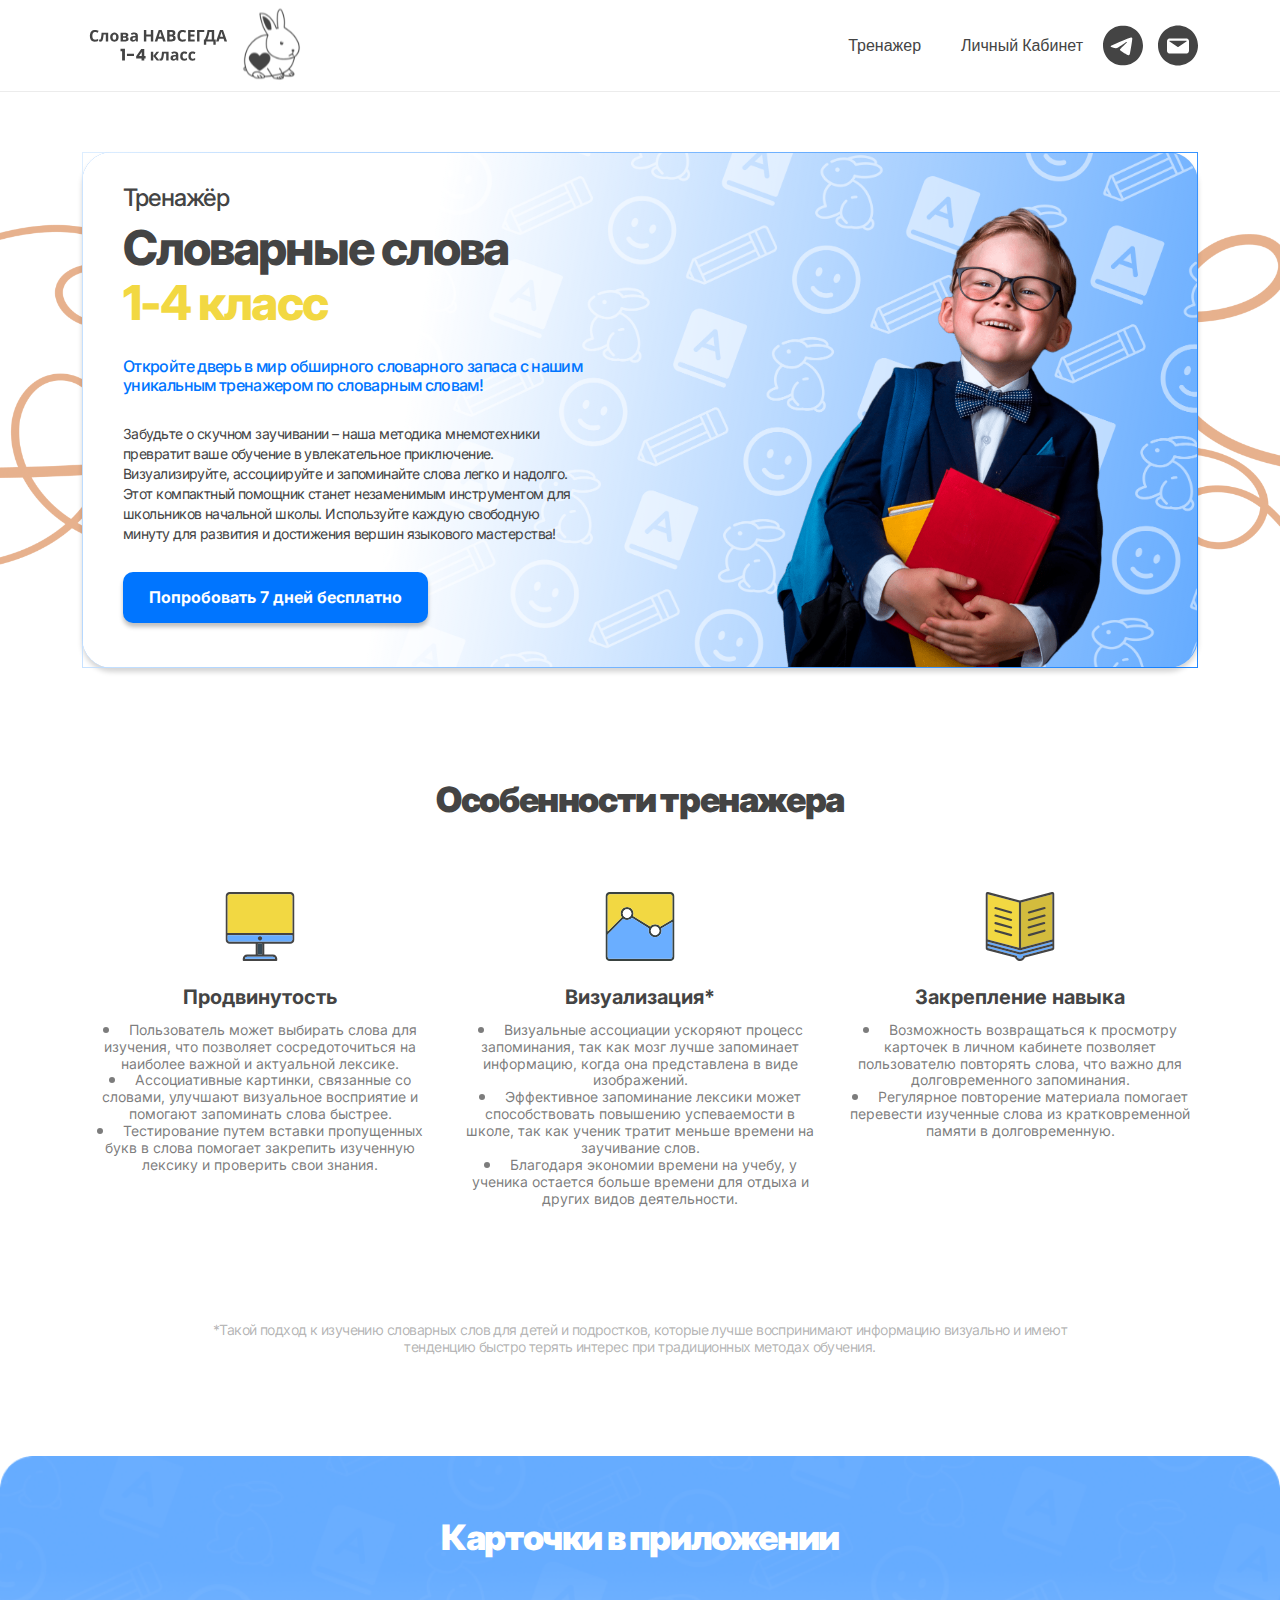
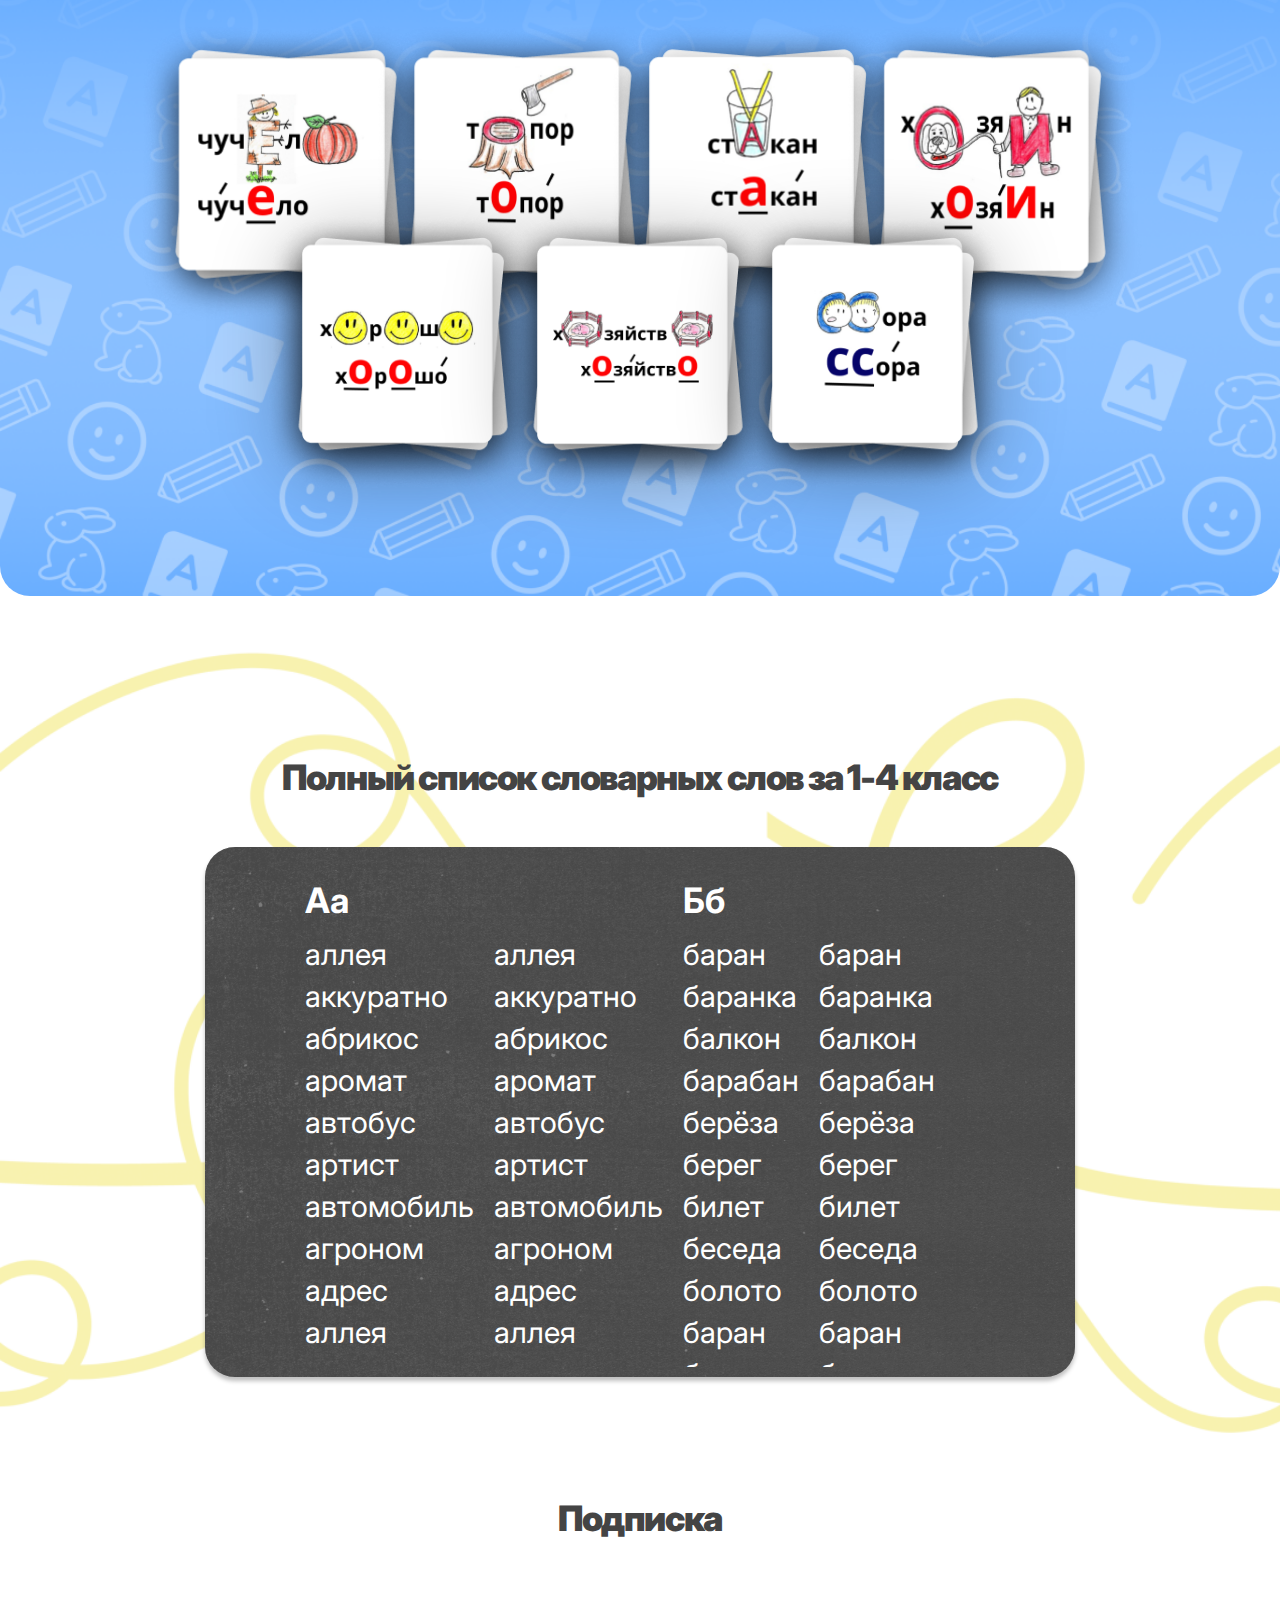
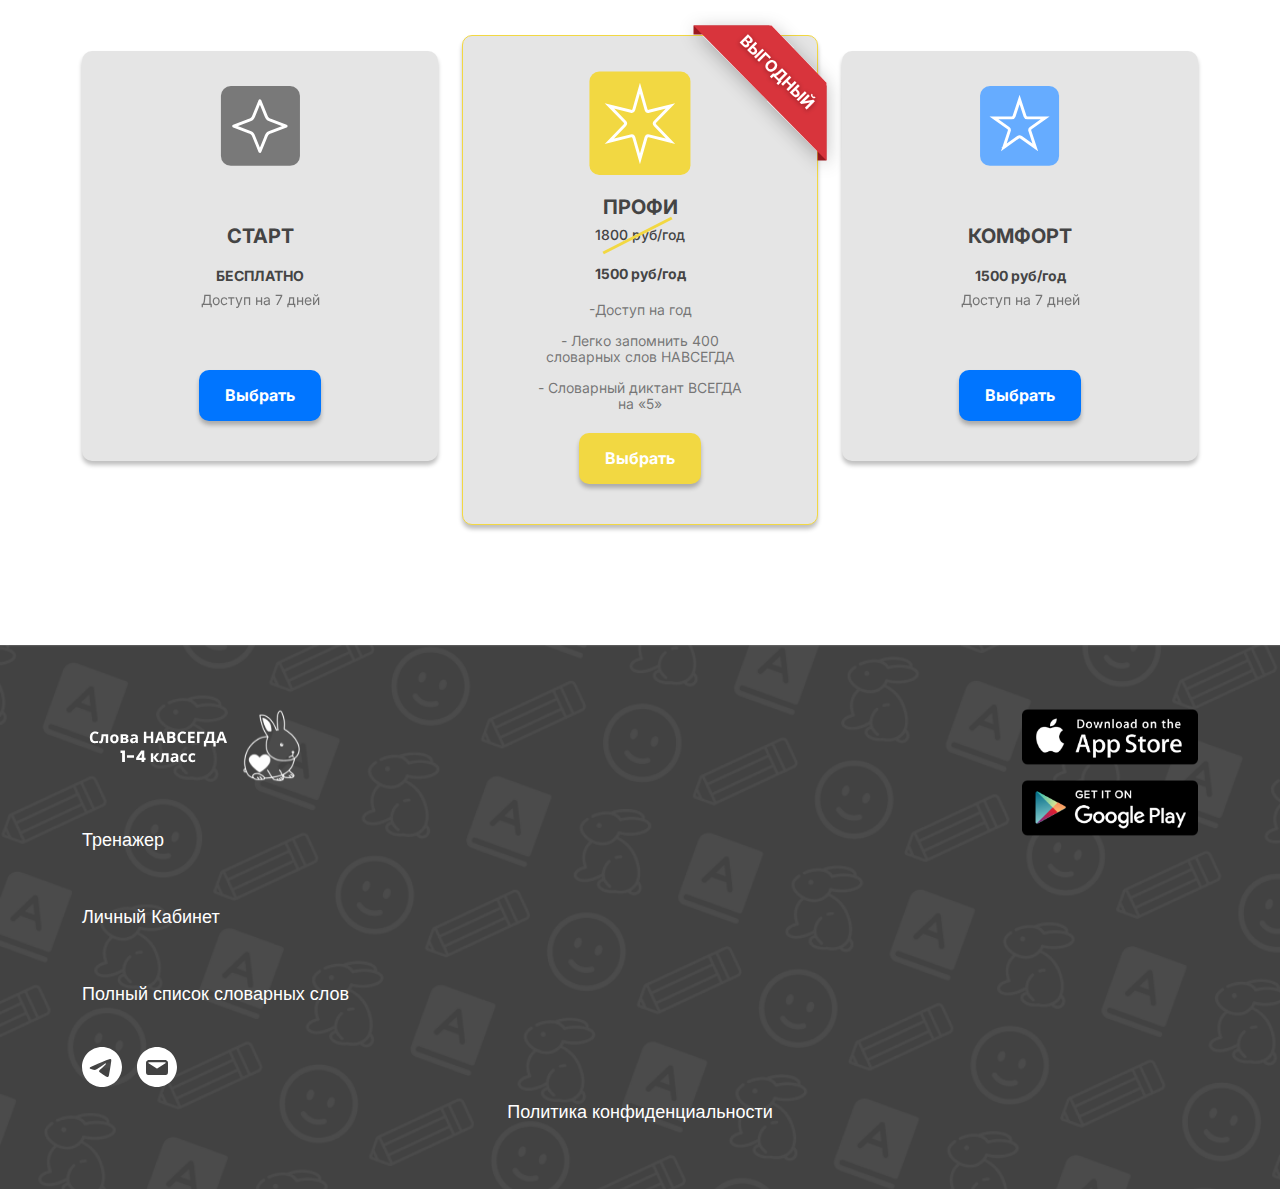
<file: card.html>
<!DOCTYPE html>
<html lang="ru">
	<head>
		<link
			rel="stylesheet"
			type="text/css"
			href="css/normalize.css"
			media="screen"
		/>
		<link
			rel="stylesheet"
			type="text/css"
			href="libs/bootstrap5/bootstrap.min.css"
			media="screen"
		/>
		<link
			rel="stylesheet"
			type="text/css"
			href="css/swiper-bundle.min.css"
			media="screen"
		/>
		<link
			rel="stylesheet"
			type="text/css"
			href="css/card-js.min.css"
			media="screen"
		/>
		<link
			rel="stylesheet icon"
			type="text/css"
			href="css/style.css"
			media="screen"
		/>
		<meta name="viewport" content="width=device-width, initial-scale=1.0" />
		<meta charset="UTF-8" />
		<title>Личный кабинет</title>
	</head>
	<body>
		<div class="wrapper">
			<div class="prsn-sec">
				<img src="images/main-bg.png" alt="" class="prsn-bg" />

				<div class="container-fluid p-0">
					<div class="prsn-rov">
						<div class="prsn-sidebar">
							<div class="side-logo">
								<a href="/index.html"><img src="images/logo.svg" alt="" /></a>
							</div>

							<div class="side-menu">
								<div
									class="nav flex-column nav-pills"
									id="v-pills-tab"
									role="tablist"
									aria-orientation="vertical"
								>
									<button
										class="nav-link active activity nav-link-cards"
										id="v-pills-home-tab"
										data-bs-toggle="pill"
										data-bs-target="#v-pills-home"
										type="button"
										role="tab"
										aria-controls="v-pills-home"
										aria-selected="false"
									>
										<span class="icon pc">
											<svg
												width="24"
												height="24"
												viewBox="0 0 24 24"
												fill="none"
												xmlns="http://www.w3.org/2000/svg"
											>
												<path
													d="M7 11.5C6.44772 11.5 6 11.0523 6 10.5V7C6 6.44772 6.44772 6 7 6H10.5C11.0523 6 11.5 6.44772 11.5 7V10.5C11.5 11.0523 11.0523 11.5 10.5 11.5H7ZM7 18C6.44772 18 6 17.5523 6 17V13.5C6 12.9477 6.44772 12.5 7 12.5H10.5C11.0523 12.5 11.5 12.9477 11.5 13.5V17C11.5 17.5523 11.0523 18 10.5 18H7ZM13.5 11.5C12.9477 11.5 12.5 11.0523 12.5 10.5V7C12.5 6.44772 12.9477 6 13.5 6H17C17.5523 6 18 6.44772 18 7V10.5C18 11.0523 17.5523 11.5 17 11.5H13.5ZM13.5 18C12.9477 18 12.5 17.5523 12.5 17V13.5C12.5 12.9477 12.9477 12.5 13.5 12.5H17C17.5523 12.5 18 12.9477 18 13.5V17C18 17.5523 17.5523 18 17 18H13.5ZM5 21C4.45 21 3.97933 20.8043 3.588 20.413C3.19667 20.0217 3.00067 19.5507 3 19V5C3 4.45 3.196 3.97933 3.588 3.588C3.98 3.19667 4.45067 3.00067 5 3H19C19.55 3 20.021 3.196 20.413 3.588C20.805 3.98 21.0007 4.45067 21 5V19C21 19.55 20.8043 20.021 20.413 20.413C20.0217 20.805 19.5507 21.0007 19 21H5ZM5 18C5 18.5523 5.44772 19 6 19H18C18.5523 19 19 18.5523 19 18V6C19 5.44772 18.5523 5 18 5H6C5.44772 5 5 5.44772 5 6V18Z"
													fill="#444444"
												/>
											</svg>
										</span>
										<span class="icon mob">
											<svg
												width="27"
												height="27"
												viewBox="0 0 27 27"
												fill="none"
												xmlns="http://www.w3.org/2000/svg"
											>
												<path
													opacity="0.6"
													d="M0.999998 12.375C0.447713 12.375 -2.08543e-06 11.9273 -1.98887e-06 11.375L-1.74846e-07 1C-7.82811e-08 0.447715 0.447715 7.8281e-08 1 1.74846e-07L11.375 1.98887e-06C11.9273 2.08543e-06 12.375 0.447717 12.375 1L12.375 11.375C12.375 11.9273 11.9273 12.375 11.375 12.375L0.999998 12.375ZM0.999996 27C0.447711 27 -4.64255e-06 26.5523 -4.54598e-06 26L-2.73196e-06 15.625C-2.6354e-06 15.0727 0.447713 14.625 0.999997 14.625L11.375 14.625C11.9273 14.625 12.375 15.0727 12.375 15.625L12.375 26C12.375 26.5523 11.9273 27 11.375 27L0.999996 27ZM15.625 12.375C15.0727 12.375 14.625 11.9273 14.625 11.375L14.625 1C14.625 0.447718 15.0727 2.6354e-06 15.625 2.73196e-06L26 4.54598e-06C26.5523 4.64255e-06 27 0.44772 27 1L27 11.375C27 11.9273 26.5523 12.375 26 12.375L15.625 12.375ZM15.625 27C15.0727 27 14.625 26.5523 14.625 26L14.625 15.625C14.625 15.0727 15.0727 14.625 15.625 14.625L26 14.625C26.5523 14.625 27 15.0727 27 15.625L27 26C27 26.5523 26.5523 27 26 27L15.625 27Z"
													fill="white"
												/>
											</svg>
										</span>
										<span class="text">Мои карточки</span>
									</button>
									<button
										class="nav-link"
										id="v-pills-profile-tab"
										data-bs-toggle="pill"
										data-bs-target="#v-pills-profile"
										type="button"
										role="tab"
										aria-controls="v-pills-profile"
										aria-selected="false"
									>
										<span class="icon pc">
											<svg
												width="24"
												height="24"
												viewBox="0 0 24 24"
												fill="none"
												xmlns="http://www.w3.org/2000/svg"
											>
												<path
													d="M18.75 18.6923C18.75 19.0274 18.633 19.3081 18.399 19.5344C18.165 19.7607 17.8757 19.8742 17.5312 19.875C17.1859 19.875 16.8967 19.7615 16.6635 19.5344C16.4303 19.3073 16.3133 19.0266 16.3125 18.6923L16.3125 5.6827C16.3125 5.3476 16.4295 5.06651 16.6635 4.83944C16.8975 4.61236 17.1867 4.49922 17.5312 4.5C17.8766 4.5 18.1662 4.61354 18.4002 4.84062C18.6342 5.0677 18.7508 5.34839 18.75 5.6827L18.75 18.6923ZM12.6562 18.6923C12.6562 19.0274 12.5392 19.3081 12.3052 19.5344C12.0712 19.7607 11.782 19.8742 11.4375 19.875C11.0922 19.875 10.8029 19.7615 10.5697 19.5344C10.3366 19.3073 10.2196 19.0266 10.2187 18.6923L10.2187 9.23077C10.2187 8.89568 10.3357 8.61459 10.5697 8.38751C10.8037 8.16044 11.093 8.04729 11.4375 8.04808C11.7828 8.04808 12.0725 8.16162 12.3065 8.3887C12.5405 8.61577 12.6571 8.89646 12.6562 9.23077L12.6562 18.6923ZM6.5625 18.6923C6.5625 19.0274 6.4455 19.3081 6.2115 19.5344C5.9775 19.7607 5.68825 19.8742 5.34375 19.875C4.99844 19.875 4.70919 19.7615 4.476 19.5344C4.24281 19.3073 4.12581 19.0266 4.125 18.6923L4.125 13.0745C4.125 12.7394 4.242 12.4583 4.476 12.2313C4.71 12.0042 4.99925 11.891 5.34375 11.8918C5.68906 11.8918 5.97872 12.0054 6.21272 12.2324C6.44672 12.4595 6.56331 12.7402 6.5625 13.0745L6.5625 18.6923Z"
													fill="#444444"
												/>
											</svg>
										</span>
										<span class="icon mob">
											<svg
												width="26"
												height="27"
												viewBox="0 0 26 27"
												fill="none"
												xmlns="http://www.w3.org/2000/svg"
											>
												<path
													opacity="0.6"
													d="M26 24.9231C26 25.5115 25.792 26.0045 25.376 26.4018C24.96 26.7992 24.4458 26.9986 23.8333 27C23.2194 27 22.7052 26.8006 22.2907 26.4018C21.8761 26.0031 21.6681 25.5102 21.6667 24.9231L21.6667 2.07693C21.6667 1.48847 21.8747 0.994849 22.2907 0.59608C22.7067 0.197311 23.2209 -0.00137978 23.8333 5.03271e-06C24.4472 5.11321e-06 24.9622 0.19939 25.3782 0.598159C25.7942 0.996929 26.0014 1.48985 26 2.07693L26 24.9231ZM15.1667 24.9231C15.1667 25.5115 14.9587 26.0045 14.5427 26.4018C14.1267 26.7992 13.6124 26.9986 13 27C12.3861 27 11.8719 26.8006 11.4573 26.4018C11.0428 26.0031 10.8348 25.5102 10.8333 24.9231L10.8333 8.30769C10.8333 7.71923 11.0413 7.22562 11.4573 6.82685C11.8733 6.42808 12.3876 6.22939 13 6.23077C13.6139 6.23077 14.1288 6.43016 14.5448 6.82893C14.9608 7.2277 15.1681 7.72062 15.1667 8.3077L15.1667 24.9231ZM4.33333 24.9231C4.33333 25.5115 4.12533 26.0045 3.70933 26.4018C3.29333 26.7992 2.77911 26.9986 2.16667 27C1.55278 27 1.03856 26.8006 0.624 26.4018C0.209445 26.0031 0.00144464 25.5102 2.72356e-07 24.9231L1.67259e-06 15.0577C1.74976e-06 14.4692 0.208002 13.9756 0.624002 13.5768C1.04 13.1781 1.55422 12.9794 2.16667 12.9808C2.78056 12.9808 3.2955 13.1802 3.7115 13.5789C4.1275 13.9777 4.33478 14.4706 4.33333 15.0577L4.33333 24.9231Z"
													fill="white"
												/>
											</svg>
										</span>
										<span class="text">Статистика</span>
									</button>
									<button
										class="nav-link"
										id="v-pills-messages-tab"
										data-bs-toggle="pill"
										data-bs-target="#v-pills-messages"
										type="button"
										role="tab"
										aria-controls="v-pills-messages"
										aria-selected="false"
									>
										<span class="icon pc">
											<svg
												width="24"
												height="25"
												viewBox="0 0 24 25"
												fill="none"
												xmlns="http://www.w3.org/2000/svg"
											>
												<path
													d="M4 18.5C3.71667 18.5 3.47933 18.404 3.288 18.212C3.09667 18.02 3.00067 17.7827 3 17.5C3 17.2167 3.096 16.9793 3.288 16.788C3.48 16.5967 3.71733 16.5007 4 16.5H15C15.2833 16.5 15.521 16.596 15.713 16.788C15.905 16.98 16.0007 17.2173 16 17.5C16 17.7833 15.904 18.021 15.712 18.213C15.52 18.405 15.2827 18.5007 15 18.5H4ZM4 13.5C3.71667 13.5 3.47933 13.404 3.288 13.212C3.09667 13.02 3.00067 12.7827 3 12.5C3 12.2167 3.096 11.9793 3.288 11.788C3.48 11.5967 3.71733 11.5007 4 11.5H12C12.2833 11.5 12.521 11.596 12.713 11.788C12.905 11.98 13.0007 12.2173 13 12.5C13 12.7833 12.904 13.021 12.712 13.213C12.52 13.405 12.2827 13.5007 12 13.5H4ZM4 8.5C3.71667 8.5 3.47933 8.404 3.288 8.212C3.09667 8.02 3.00067 7.78267 3 7.5C3 7.21667 3.096 6.97933 3.288 6.788C3.48 6.59667 3.71733 6.50067 4 6.5H15C15.2833 6.5 15.521 6.596 15.713 6.788C15.905 6.98 16.0007 7.21733 16 7.5C16 7.78333 15.904 8.021 15.712 8.213C15.52 8.405 15.2827 8.50067 15 8.5H4Z"
													fill="#444444"
												/>
											</svg>
										</span>
										<span class="icon mob">
											<svg
												width="21"
												height="27"
												viewBox="0 0 21 27"
												fill="none"
												xmlns="http://www.w3.org/2000/svg"
											>
												<g opacity="0.6">
													<path
														d="M15 8.50006C15 10.9853 12.9852 13.0001 10.5 13.0001C8.01472 13.0001 6 10.9853 6 8.50006C6 6.01478 8.01472 4.00006 10.5 4.00006C12.9852 4.00006 15 6.01478 15 8.50006Z"
														stroke="white"
														stroke-width="3"
														stroke-linecap="round"
														stroke-linejoin="round"
													/>
													<path
														d="M10.5 17.0001C5.80558 17.0001 2 20.5818 2 25.0001L19 25.0001C19 20.5818 15.1944 17.0001 10.5 17.0001Z"
														stroke="white"
														stroke-width="3"
														stroke-linecap="round"
														stroke-linejoin="round"
													/>
												</g>
											</svg>
										</span>
										<span class="text">Мои данные</span>
									</button>
									<button
										class="nav-link"
										id="v-pills-settings-tab"
										data-bs-toggle="pill"
										data-bs-target="#v-pills-settings"
										type="button"
										role="tab"
										aria-controls="v-pills-settings"
										aria-selected="false"
									>
										<span class="icon pc">
											<svg
												width="24"
												height="24"
												viewBox="0 0 24 24"
												fill="none"
												xmlns="http://www.w3.org/2000/svg"
											>
												<path
													d="M12 19.125C11.0144 19.125 10.0881 18.9387 9.22125 18.5662C8.35438 18.1937 7.60031 17.6886 6.95906 17.0509C6.31781 16.4128 5.81028 15.6623 5.43645 14.7996C5.06263 13.9369 4.87547 13.0151 4.875 12.0342C4.875 10.4979 5.32031 9.11515 6.21094 7.88607C7.10156 6.657 8.28313 5.80019 9.75563 5.31566C10.1 5.19748 10.4178 5.23884 10.7089 5.43974C11.0001 5.64065 11.1455 5.91246 11.145 6.25519C11.145 6.49155 11.0768 6.70711 10.9405 6.90187C10.8042 7.09663 10.6289 7.2297 10.4147 7.30108C9.39344 7.62017 8.57097 8.21414 7.9473 9.083C7.32362 9.95186 7.01202 10.9356 7.0125 12.0342C7.0125 13.4169 7.49653 14.59 8.46458 15.5534C9.43262 16.5168 10.6111 16.9982 12 16.9978C12.6175 16.9978 13.2143 16.8914 13.7905 16.6787C14.3667 16.4659 14.8802 16.1587 15.3309 15.7569C15.5091 15.5914 15.7259 15.5087 15.9814 15.5087C16.237 15.5087 16.4536 15.5914 16.6312 15.7569C16.9044 16.005 17.0469 16.2858 17.0588 16.5993C17.0706 16.9127 16.94 17.1873 16.6669 17.4232C16.0256 17.9787 15.3103 18.4013 14.5208 18.691C13.7314 18.9808 12.8911 19.1255 12 19.125ZM16.9875 12.0342C16.9875 10.9469 16.6728 9.96911 16.0434 9.10073C15.4141 8.23234 14.5887 7.63246 13.5675 7.30108C13.3537 7.23017 13.1787 7.09734 13.0424 6.90258C12.9061 6.70782 12.8377 6.49202 12.8372 6.25519C12.8372 5.91246 12.9828 5.64065 13.2739 5.43974C13.5651 5.23884 13.8827 5.19748 14.2266 5.31566C15.7109 5.81201 16.8984 6.67473 17.7891 7.9038C18.6797 9.13287 19.125 10.5097 19.125 12.0342C19.125 12.2469 19.116 12.4627 19.0979 12.6816C19.0799 12.9005 19.0473 13.1397 19.0003 13.3992C18.9409 13.7419 18.7659 13.9872 18.4752 14.1352C18.1845 14.2832 17.8667 14.2919 17.5219 14.1614C17.2962 14.0787 17.1212 13.9279 16.9968 13.709C16.8723 13.4902 16.8336 13.2628 16.8806 13.0269C16.9163 12.826 16.9431 12.6487 16.9611 12.4951C16.9792 12.3415 16.988 12.1878 16.9875 12.0342Z"
													fill="#444444"
												/>
											</svg>
										</span>
										<span class="icon mob">
											<svg
												width="25"
												height="25"
												viewBox="0 0 25 25"
												fill="none"
												xmlns="http://www.w3.org/2000/svg"
											>
												<path
													opacity="0.6"
													d="M12.5 25.0001C10.7708 25.0001 9.14583 24.6645 7.625 23.9934C6.10416 23.3222 4.78125 22.4121 3.65625 21.2631C2.53125 20.1132 1.64083 18.7611 0.984997 17.2066C0.329164 15.6522 0.000830887 13.9913 -2.13727e-06 12.2239C-1.65327e-06 9.45571 0.781249 6.96435 2.34375 4.7498C3.90625 2.53526 5.97917 0.991463 8.5625 0.118422C9.16667 -0.094515 9.72417 -0.019987 10.235 0.342006C10.7458 0.703999 11.0008 1.19375 11 1.81127C11 2.23715 10.8804 2.62554 10.6413 2.97646C10.4021 3.32738 10.0946 3.56715 9.71875 3.69576C7.92708 4.27069 6.48417 5.34092 5.39 6.90643C4.29583 8.47194 3.74917 10.2444 3.75 12.2239C3.75 14.7153 4.59916 16.8289 6.2975 18.5647C7.99583 20.3006 10.0633 21.1681 12.5 21.1672C13.5833 21.1673 14.6304 20.9756 15.6412 20.5923C16.6521 20.209 17.5529 19.6554 18.3437 18.9314C18.6562 18.6333 19.0367 18.4842 19.485 18.4842C19.9333 18.4842 20.3133 18.6333 20.625 18.9314C21.1042 19.3786 21.3542 19.8845 21.375 20.4492C21.3958 21.0139 21.1667 21.5088 20.6875 21.9338C19.5625 22.9346 18.3075 23.6961 16.9225 24.2182C15.5375 24.7403 14.0633 25.001 12.5 25.0001ZM21.25 12.2239C21.25 10.2649 20.6979 8.50303 19.5938 6.93837C18.4896 5.37371 17.0417 4.29284 15.25 3.69577C14.875 3.568 14.5679 3.32866 14.3288 2.97774C14.0896 2.62682 13.9696 2.238 13.9688 1.81127C13.9688 1.19375 14.2242 0.704 14.735 0.342007C15.2458 -0.019986 15.8029 -0.0945138 16.4063 0.118423C19.0104 1.01276 21.0938 2.5672 22.6563 4.78175C24.2188 6.99629 25 9.47701 25 12.2239C25 12.6072 24.9842 12.996 24.9525 13.3904C24.9208 13.7847 24.8638 14.2157 24.7813 14.6833C24.6771 15.3008 24.37 15.7429 23.86 16.0095C23.35 16.2761 22.7925 16.2918 22.1875 16.0568C21.7917 15.9077 21.4846 15.636 21.2663 15.2416C21.0479 14.8473 20.98 14.4376 21.0625 14.0126C21.125 13.6506 21.1721 13.3312 21.2038 13.0543C21.2354 12.7775 21.2508 12.5007 21.25 12.2239Z"
													fill="white"
												/>
											</svg>
										</span>
										<span class="text">Подписка</span>
									</button>

									<button
										class="nav-link mob"
										id="v-pills-last-tab"
										data-bs-toggle="pill"
										data-bs-target="#v-pills-last"
										type="button"
										role="tab"
										aria-controls="v-pills-last"
										aria-selected="true"
									>
										<span class="icon">
											<svg
												width="23"
												height="25"
												viewBox="0 0 23 25"
												fill="none"
												xmlns="http://www.w3.org/2000/svg"
											>
												<path
													d="M2.875 22.143L7.1875 22.143L7.1875 15.0001C7.1875 14.5954 7.3255 14.2563 7.6015 13.983C7.8775 13.7096 8.21866 13.5725 8.625 13.5715L14.375 13.5715C14.7823 13.5715 15.1239 13.7087 15.3999 13.983C15.6759 14.2573 15.8135 14.5963 15.8125 15.0001L15.8125 22.143L20.125 22.143L20.125 9.28584L11.5 2.85727L2.875 9.28583L2.875 22.143ZM-3.87158e-06 22.143L-1.62357e-06 9.28583C-1.54447e-06 8.83345 0.102061 8.40488 0.306186 8.00012C0.510311 7.59536 0.791582 7.26202 1.15 7.00012L9.775 0.571552C10.2781 0.1906 10.8531 0.000123968 11.5 0.000124081C12.1469 0.000124194 12.7219 0.190601 13.225 0.571553L21.85 7.00012C22.2094 7.26203 22.4911 7.59536 22.6952 8.00012C22.8994 8.40489 23.001 8.83346 23 9.28584L23 22.143C23 22.9287 22.7182 23.6015 22.1547 24.1615C21.5912 24.7215 20.9147 25.0011 20.125 25.0001L14.375 25.0001C13.9677 25.0001 13.6265 24.863 13.3515 24.5887C13.0765 24.3144 12.9385 23.9754 12.9375 23.5715L12.9375 16.4287L10.0625 16.4287L10.0625 23.5715C10.0625 23.9763 9.92449 24.3158 9.6485 24.5901C9.3725 24.8644 9.03133 25.0011 8.62499 25.0001L2.875 25.0001C2.08437 25.0001 1.40779 24.7206 0.845245 24.1615C0.282704 23.6025 0.000954324 22.9296 -3.87158e-06 22.143Z"
													fill="white"
												/>
											</svg>
										</span>
									</button>
								</div>
							</div>

							<div class="side-links">
								<a href="/index.html" class="back-home">Вернуться на сайт</a>
								<a href="#!" class="exit-btn">Выйти из аккаунта</a>
							</div>
						</div>

						<div class="prsn-content">
							<div class="content-head">
								<a href="#!"><img src="images/account-img.png" alt="" /></a>
							</div>

							<div class="tab-content active show" id="v-pills-tabContent">
								<div
									class="tab-pane fade active show"
									id="v-pills-home"
									role="tabpanel"
									aria-labelledby="v-pills-home-tab"
								>
									<div class="add-words currentcard all-style">
										<div class="in-title blue">
											<span>КАРТОЧКА 1</span>
										</div>

										<div class="add-words-btn pc">
											<a href="adding-words.html" class="plus-btn"
												><img src="images/icons/plus-icon.svg" alt="" />
												Добавить слова</a
											>
										</div>

										<div class="card-words">
											<img class="loading" src="/images/loading.gif" alt="" />
											<div class="card-words-item"></div>
										</div>

										<div class="card-words-btns">
											<a
												href="#!"
												class="view-card"
												data-bs-toggle="modal"
												data-bs-target="#word-modal"
												>Просмотр</a
											>
											<a href="test.html" class="test-btn">Тест</a>
											<div class="add-words-btn mob">
												<a href="pc-adding-words.html" class="plus-btn"
													><img src="images/icons/plus-icon.svg" alt="" />
													Добавить слова</a
												>
											</div>
										</div>
									</div>
								</div>

								<div
									class="tab-pane fade"
									id="v-pills-profile"
									role="tabpanel"
									aria-labelledby="v-pills-profile-tab"
								>
									<div class="statistcs">
										<div class="in-title">
											<span>Статистика</span>
										</div>

										<div class="statistcs-table">
											<table class="table">
												<thead>
													<tr>
														<th scope="col">№</th>
														<th scope="col">СЛОВО</th>
														<th scope="col">КОЛИЧЕСТВО <br />ОШИБОК</th>
													</tr>
												</thead>
												<tbody>
													<tr>
														<td>1</td>
														<td>аккуратно</td>
														<td>5</td>
													</tr>
													<tr>
														<td>2</td>
														<td>абрикос</td>
														<td>5</td>
													</tr>
													<tr>
														<td>3</td>
														<td>агроном</td>
														<td>4</td>
													</tr>

													<tr>
														<td>4</td>
														<td>библиотека</td>
														<td>3</td>
													</tr>
													<tr>
														<td>5</td>
														<td>аллея</td>
														<td>3</td>
													</tr>
													<tr>
														<td>6</td>
														<td>аромат</td>
														<td>3</td>
													</tr>
													<tr>
														<td>7</td>
														<td>автобус</td>
														<td>2</td>
													</tr>
													<tr>
														<td>8</td>
														<td>артист</td>
														<td>2</td>
													</tr>
													<tr>
														<td>9</td>
														<td>берёза</td>
														<td>2</td>
													</tr>
													<tr>
														<td>10</td>
														<td>ботинки</td>
														<td>1</td>
													</tr>
												</tbody>
											</table>
										</div>
									</div>
								</div>

								<div
									class="tab-pane fade"
									id="v-pills-messages"
									role="tabpanel"
									aria-labelledby="v-pills-messages-tab"
								>
									<div class="my-data">
										<div class="in-title">
											<span>Мои данные</span>
										</div>

										<form
											class="editProfileData"
											name="editProfileData"
											action="#"
										>
											<div class="data-form">
												<div class="form-group">
													<input
														type="text"
														class="child_name"
														name="child_name"
														placeholder="Имя ребенка"
													/>
													<button type="button" class="change-btn">
														<svg
															width="17"
															height="16"
															viewBox="0 0 17 16"
															fill="none"
															xmlns="http://www.w3.org/2000/svg"
														>
															<path
																opacity="0.5"
																d="M2.08333 14.1493H3.38958L12.35 5.56224L11.0437 4.31042L2.08333 12.8975V14.1493ZM0.25 15.9062V12.1727L12.35 0.598872C12.5333 0.437818 12.7358 0.313368 12.9573 0.225521C13.1788 0.137674 13.4118 0.09375 13.6562 0.09375C13.9007 0.09375 14.1375 0.137674 14.3667 0.225521C14.5958 0.313368 14.7944 0.445139 14.9625 0.620833L16.2229 1.85069C16.4062 2.01175 16.5399 2.20208 16.624 2.4217C16.708 2.64132 16.75 2.86094 16.75 3.08056C16.75 3.31481 16.708 3.53809 16.624 3.75039C16.5399 3.96269 16.4062 4.15668 16.2229 4.33238L4.14583 15.9062H0.25ZM11.6854 4.94731L11.0437 4.31042L12.35 5.56224L11.6854 4.94731Z"
																fill="#A2A2A2"
															/>
														</svg>
													</button>
												</div>
												<div class="form-group">
													<input
														type="email"
														class="login"
														name="login"
														placeholder="Email"
													/>
													<button type="button" class="change-btn">
														<svg
															width="17"
															height="16"
															viewBox="0 0 17 16"
															fill="none"
															xmlns="http://www.w3.org/2000/svg"
														>
															<path
																opacity="0.5"
																d="M2.08333 14.1493H3.38958L12.35 5.56224L11.0437 4.31042L2.08333 12.8975V14.1493ZM0.25 15.9062V12.1727L12.35 0.598872C12.5333 0.437818 12.7358 0.313368 12.9573 0.225521C13.1788 0.137674 13.4118 0.09375 13.6562 0.09375C13.9007 0.09375 14.1375 0.137674 14.3667 0.225521C14.5958 0.313368 14.7944 0.445139 14.9625 0.620833L16.2229 1.85069C16.4062 2.01175 16.5399 2.20208 16.624 2.4217C16.708 2.64132 16.75 2.86094 16.75 3.08056C16.75 3.31481 16.708 3.53809 16.624 3.75039C16.5399 3.96269 16.4062 4.15668 16.2229 4.33238L4.14583 15.9062H0.25ZM11.6854 4.94731L11.0437 4.31042L12.35 5.56224L11.6854 4.94731Z"
																fill="#A2A2A2"
															/>
														</svg>
													</button>
												</div>
												<div class="form-group">
													<input
														type="password"
														class="password"
														name="password"
														value="123456"
														placeholder="Пароль"
													/>
													<button type="button" class="change-btn">
														<svg
															width="17"
															height="16"
															viewBox="0 0 17 16"
															fill="none"
															xmlns="http://www.w3.org/2000/svg"
														>
															<path
																opacity="0.5"
																d="M2.08333 14.1493H3.38958L12.35 5.56224L11.0437 4.31042L2.08333 12.8975V14.1493ZM0.25 15.9062V12.1727L12.35 0.598872C12.5333 0.437818 12.7358 0.313368 12.9573 0.225521C13.1788 0.137674 13.4118 0.09375 13.6562 0.09375C13.9007 0.09375 14.1375 0.137674 14.3667 0.225521C14.5958 0.313368 14.7944 0.445139 14.9625 0.620833L16.2229 1.85069C16.4062 2.01175 16.5399 2.20208 16.624 2.4217C16.708 2.64132 16.75 2.86094 16.75 3.08056C16.75 3.31481 16.708 3.53809 16.624 3.75039C16.5399 3.96269 16.4062 4.15668 16.2229 4.33238L4.14583 15.9062H0.25ZM11.6854 4.94731L11.0437 4.31042L12.35 5.56224L11.6854 4.94731Z"
																fill="#A2A2A2"
															/>
														</svg>
													</button>
												</div>
												<div class="form-group">
													<input
														type="password"
														value="123456"
														name="confirm_password"
														placeholder="Подтверждение пароля"
													/>
													<button type="button" class="change-btn">
														<svg
															width="17"
															height="16"
															viewBox="0 0 17 16"
															fill="none"
															xmlns="http://www.w3.org/2000/svg"
														>
															<path
																opacity="0.5"
																d="M2.08333 14.1493H3.38958L12.35 5.56224L11.0437 4.31042L2.08333 12.8975V14.1493ZM0.25 15.9062V12.1727L12.35 0.598872C12.5333 0.437818 12.7358 0.313368 12.9573 0.225521C13.1788 0.137674 13.4118 0.09375 13.6562 0.09375C13.9007 0.09375 14.1375 0.137674 14.3667 0.225521C14.5958 0.313368 14.7944 0.445139 14.9625 0.620833L16.2229 1.85069C16.4062 2.01175 16.5399 2.20208 16.624 2.4217C16.708 2.64132 16.75 2.86094 16.75 3.08056C16.75 3.31481 16.708 3.53809 16.624 3.75039C16.5399 3.96269 16.4062 4.15668 16.2229 4.33238L4.14583 15.9062H0.25ZM11.6854 4.94731L11.0437 4.31042L12.35 5.56224L11.6854 4.94731Z"
																fill="#A2A2A2"
															/>
														</svg>
													</button>
												</div>

												<div class="form-btns">
													<button type="submit" class="save-btn">
														Сохранить данные
													</button>
													<button
														type="button"
														data-bs-toggle="modal"
														data-bs-target="#deleteConfirm"
														class="delete-btn"
													>
														Удалить профиль
													</button>
												</div>
											</div>
										</form>
									</div>
								</div>

								<div
									class="tab-pane fade"
									id="v-pills-settings"
									role="tabpanel"
									aria-labelledby="v-pills-settings-tab"
								>
									<div class="subs-tab mb-4 subscribed">
										<div class="top-title">
											<span>ПОДПИСКА СТАРТ:</span>
											<p>Действительна с 01.01.2024 по 01.01.2025</p>
											<button
												class="extend"
												data-bs-toggle="modal"
												data-bs-target="#paymentModal"
											>
												Продлить
											</button>
										</div>

										<div class="in-title">
											<span>Сменить подписку</span>
										</div>

										<div class="row subs-rov mlr-8">
											<div class="col-lg-4 plr-8">
												<div class="subs-block active">
													<img
														src="images/icons/red-mark.svg"
														alt=""
														class="mark-img"
													/>

													<div class="subs-img">
														<img src="images/icons/subs-icon2.svg" alt="" />
													</div>
													<div class="subs-text">
														<span>ПРОФИ <span>1800 руб/год</span></span>
														<p>1500 руб/год</p>
														<ul>
															<li>-Доступ на год</li>
															<li>
																- Легко запомнить 400 словарных слов НАВСЕГДА
															</li>
															<li>- Словарный диктант ВСЕГДА на «5»</li>
														</ul>
													</div>
													<div class="subs-link">
														<button
															class="blue-btn prof"
															data-bs-toggle="modal"
															data-bs-target="#paymentModal"
														>
															Выбрать
														</button>
													</div>
												</div>
											</div>

											<div class="col-lg-4 plr-8">
												<div class="subs-block">
													<div class="subs-img">
														<img src="images/icons/subs-icon3.svg" alt="" />
													</div>
													<div class="subs-text">
														<span>КОМФОРТ</span>
														<p>1500 руб/год <span>Доступ на 7 дней</span></p>
													</div>
													<div class="subs-link">
														<button
															class="blue-btn comfort"
															data-bs-toggle="modal"
															data-bs-target="#paymentModal"
														>
															Выбрать
														</button>
													</div>
												</div>
											</div>
										</div>
									</div>
								</div>

								<div
									class="tab-pane fade"
									id="v-pills-last"
									role="tabpanel"
									aria-labelledby="v-pills-last-tab"
								>
									<div class="mob">
										<div class="last-tab">
											<div class="last-title">
												<span>ДОБРО ПОЖАЛОВАТЬ!</span>
												<p>Можете перейти к тестам</p>
											</div>
											<div class="last-btn">
												<a href="#!" class="blue-btn">Пройти тестирование</a>
											</div>
										</div>
									</div>
								</div>
							</div>
						</div>
					</div>
				</div>
			</div>
		</div>

		<!-- Button trigger modal -->
		<!-- <button type="button" class="btn btn-primary" data-bs-toggle="modal" data-bs-target="#word-modal">
            Launch demo modal
        </button> -->

		<!-- Modal -->
		<div
			class="modal fade modal-word"
			id="word-modal"
			tabindex="-1"
			aria-labelledby="exampleModalLabel"
			aria-hidden="true"
		>
			<div class="modal-dialog modal-dialog-centered">
				<div class="modal-content">
					<div class="modal-body">
						<button
							type="button"
							class="modal-close"
							data-bs-dismiss="modal"
							aria-label="Close"
						>
							<svg
								width="16"
								height="15"
								viewBox="0 0 16 15"
								fill="none"
								xmlns="http://www.w3.org/2000/svg"
							>
								<path
									d="M15 1.40234L1 13.8047M1 1.40234L15 13.8047"
									stroke="#A2A2A2"
									stroke-width="1.5"
									stroke-linecap="round"
									stroke-linejoin="round"
								/>
							</svg>
						</button>

						<div class="swiper word-slide">
							<div class="swiper-wrapper"></div>

							<div class="swiper-pagination"></div>
							<button class="swiper-button-next"></button>
							<button class="swiper-button-prev"></button>
						</div>
					</div>
				</div>
			</div>
		</div>
		<!-- Modal Payment -->
		<div class="modal fade" id="paymentModal" tabindex="-1" aria-hidden="true">
			<div class="modal-dialog">
				<div class="modal-content">
					<div class="modal-body">
						<button
							type="button"
							class="modal-close"
							data-bs-dismiss="modal"
							aria-label="Close"
						>
							<svg
								width="16"
								height="16"
								viewBox="0 0 16 16"
								fill="none"
								xmlns="http://www.w3.org/2000/svg"
							>
								<path
									d="M15 1L1 15M1 1L15 15"
									stroke="#A2A2A2"
									stroke-width="1.5"
									stroke-linecap="round"
									stroke-linejoin="round"
								/>
							</svg>
						</button>
						<div class="title-modal">
							<p>ОПЛАТА ТАРИФА <span>КОМФОРТ</span></p>
						</div>

						<form action="#!" name="payment-form" id="subscription-form">
							<div class="modal-card card">
								<div class="card-js stripe" data-stripe="true">
									<input
										class="card-number my-custom-class"
										name="card-number"
										placeholder="Номер Карты"
									/>
									<input
										class="expiry-month"
										name="expiry-month"
										placeholder="ММ"
									/>
									<input
										class="expiry-year"
										name="expiry-year"
										placeholder="ГГ"
									/>
									<input class="cvc" name="cvc" placeholder="CVV" />
								</div>

								<div class="check-email">
									<label class="control control--checkbox">
										<input type="checkbox" />
										<div class="control__indicator"></div>
										<span>Отправить квитанцию на E-mail</span>
									</label>
								</div>

								<div class="form-btn">
									<button
										type="button"
										class="send-btn"
										data-bs-toggle="modal"
										data-bs-target="#successModal"
									>
										Оплатить
									</button>
									<span
										>При оплате данные вашей карты сохраняются
										<img src="images/icons/question-icon.svg" alt=""
									/></span>
								</div>
							</div>
						</form>
					</div>
				</div>
			</div>
		</div>

		<!-- Modal Success -->
		<div class="modal fade" id="successModal" tabindex="-1" aria-hidden="true">
			<div class="modal-dialog">
				<div class="modal-content">
					<div class="modal-body">
						<div class="success-modal">
							<img src="images/icons/success-icon.svg" alt="" />
							<span>УСПЕШНАЯ ОПЛАТА!</span>
							<p>Оплата выбранного тарифа произошла успешно</p>
							<div class="success-btn">
								<button data-bs-dismiss="modal" aria-label="Close">
									Готово
								</button>
								<span
									>При оплате данные вашей карты сохраняются
									<img src="images/icons/question-icon.svg" alt=""
								/></span>
							</div>
						</div>
					</div>
				</div>
			</div>
		</div>

		<!-- Modal Fail -->
		<div class="modal fade" id="failModal" tabindex="-1" aria-hidden="true">
			<div class="modal-dialog">
				<div class="modal-content">
					<div class="modal-body">
						<div class="success-modal">
							<img src="images/icons/fail-icon.svg" alt="" />
							<span>ОПЛАТА НЕ ПРОШЛА!</span>
							<p>Оплата выбранного тарифа не прошла, попробуйте ещё раз</p>
							<div class="success-btn">
								<button data-bs-dismiss="modal" aria-label="Close">
									Готово
								</button>
								<span
									>При оплате данные вашей карты сохраняются
									<img src="images/icons/question-icon.svg" alt=""
								/></span>
							</div>
						</div>
					</div>
				</div>
			</div>
		</div>

		<div class="modal fade" id="deleteConfirm" tabindex="-1" aria-hidden="true">
			<div class="modal-dialog">
				<div class="modal-content">
					<div class="modal-body">
						<button
							type="button"
							class="modal-close"
							data-bs-dismiss="modal"
							aria-label="Close"
						>
							<svg
								width="16"
								height="16"
								viewBox="0 0 16 16"
								fill="none"
								xmlns="http://www.w3.org/2000/svg"
							>
								<path
									d="M15 1L1 15M1 1L15 15"
									stroke="#A2A2A2"
									stroke-width="1.5"
									stroke-linecap="round"
									stroke-linejoin="round"
								/>
							</svg>
						</button>
						<div class="title-modal">
							<p>Подтверждение</p>
						</div>

						<div class="confirm-container">
							<button
								type="submit"
								data-bs-dismiss="modal"
								aria-label="Close"
								class="send-btn confirm-delete-btn"
							>
								Удалить
							</button>
							<button
								type="submit"
								data-bs-dismiss="modal"
								aria-label="Close"
								class="send-btn cancel-btn"
							>
								Оставить
							</button>
						</div>
					</div>
				</div>
			</div>
		</div>
		<script src="js/jquery-3.7.0.min.js"></script>
		<script src="js/jquery.validate.min.js"></script>
		<script src="libs/bootstrap5/popper.js"></script>
		<script src="libs/bootstrap5/bootstrap.min.js"></script>
		<script src="js/swiper-bundle.min.js"></script>
		<script src="js/card.min.js"></script>
		<script src="js/script.js"></script>
	</body>
</html>
</file>
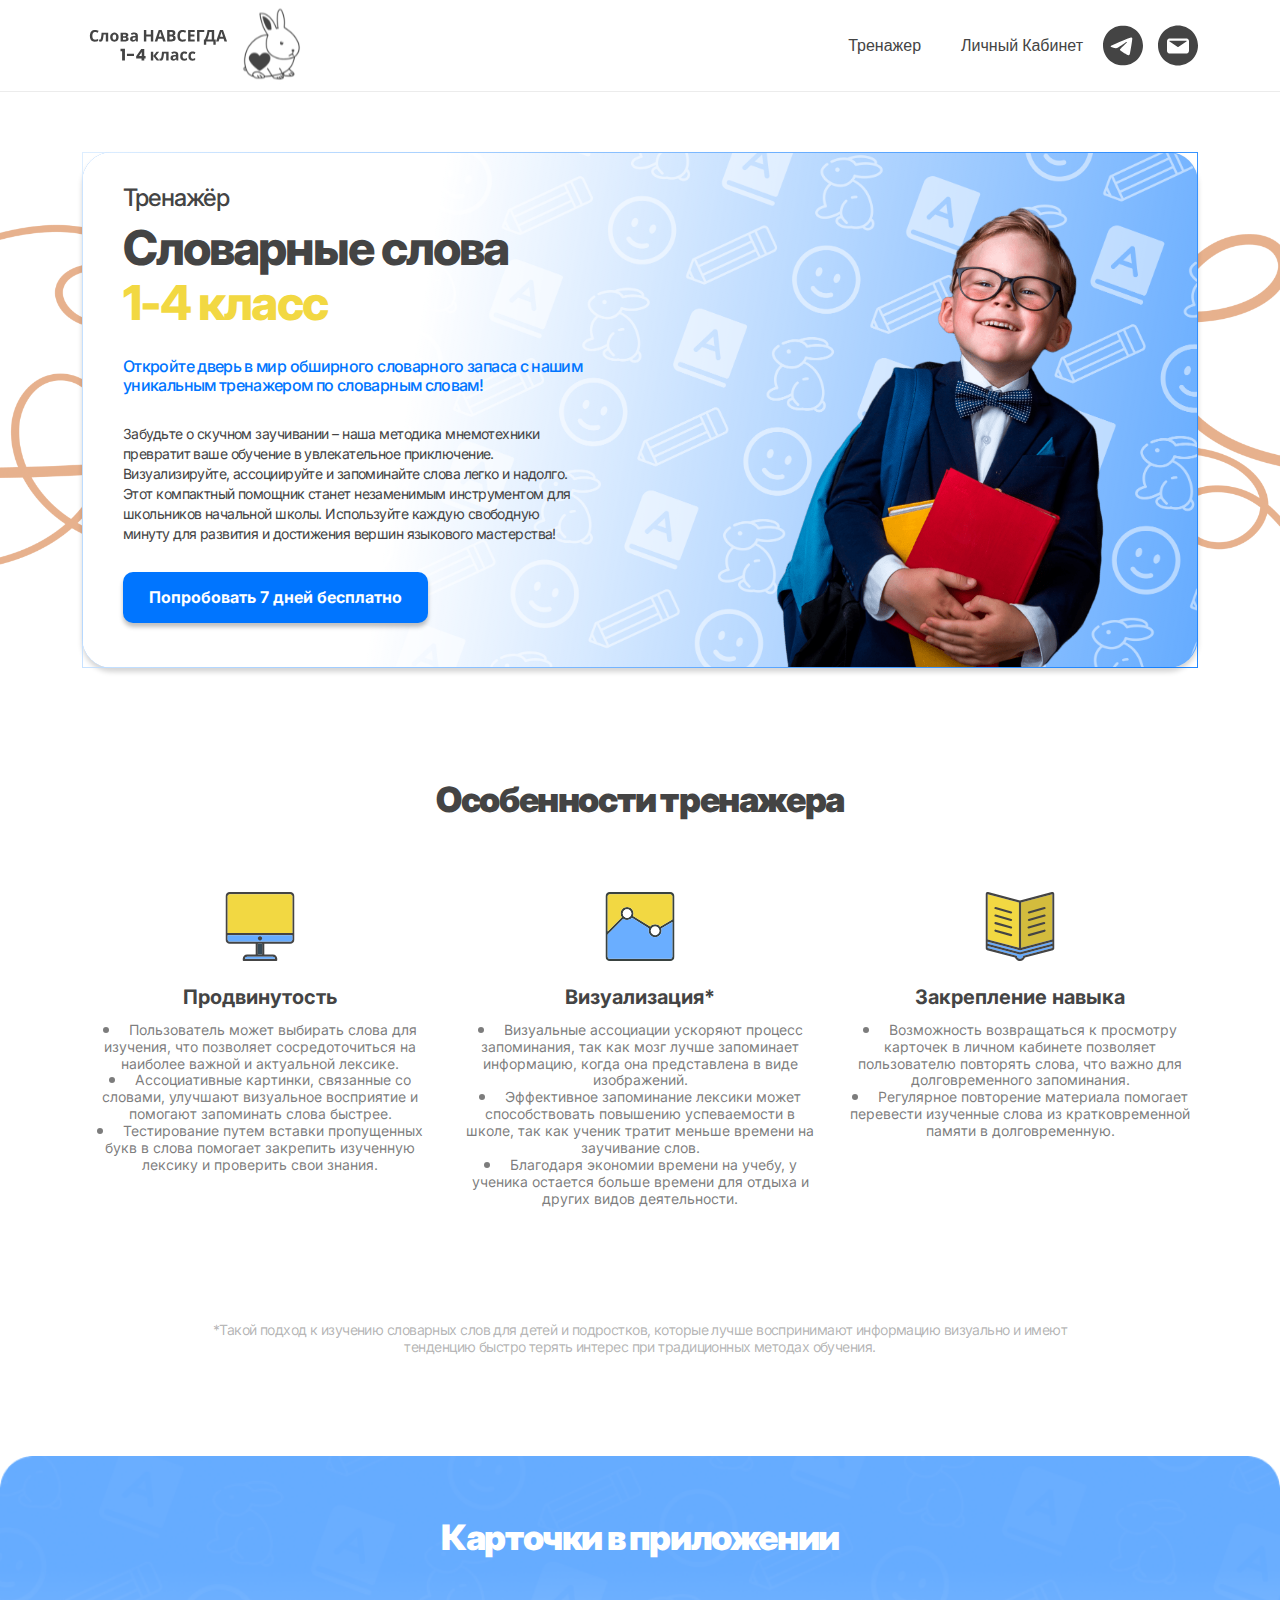
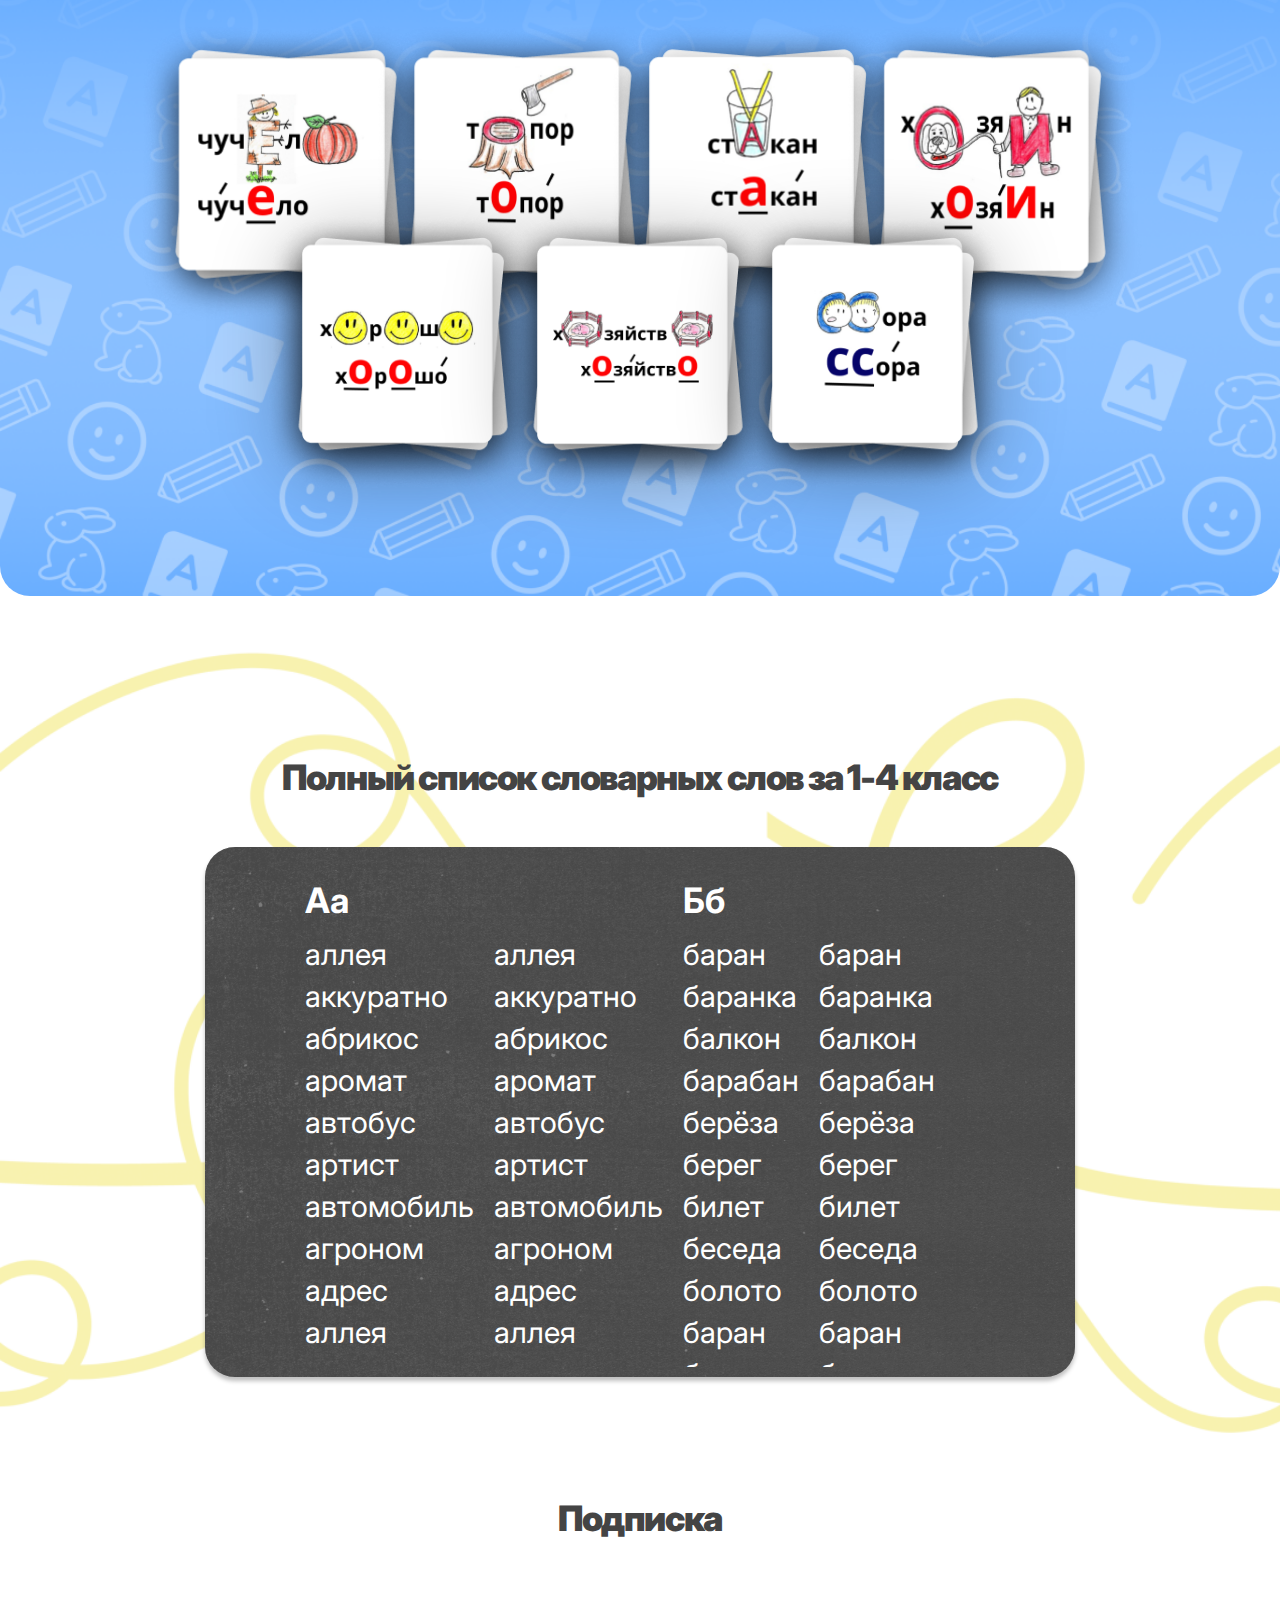
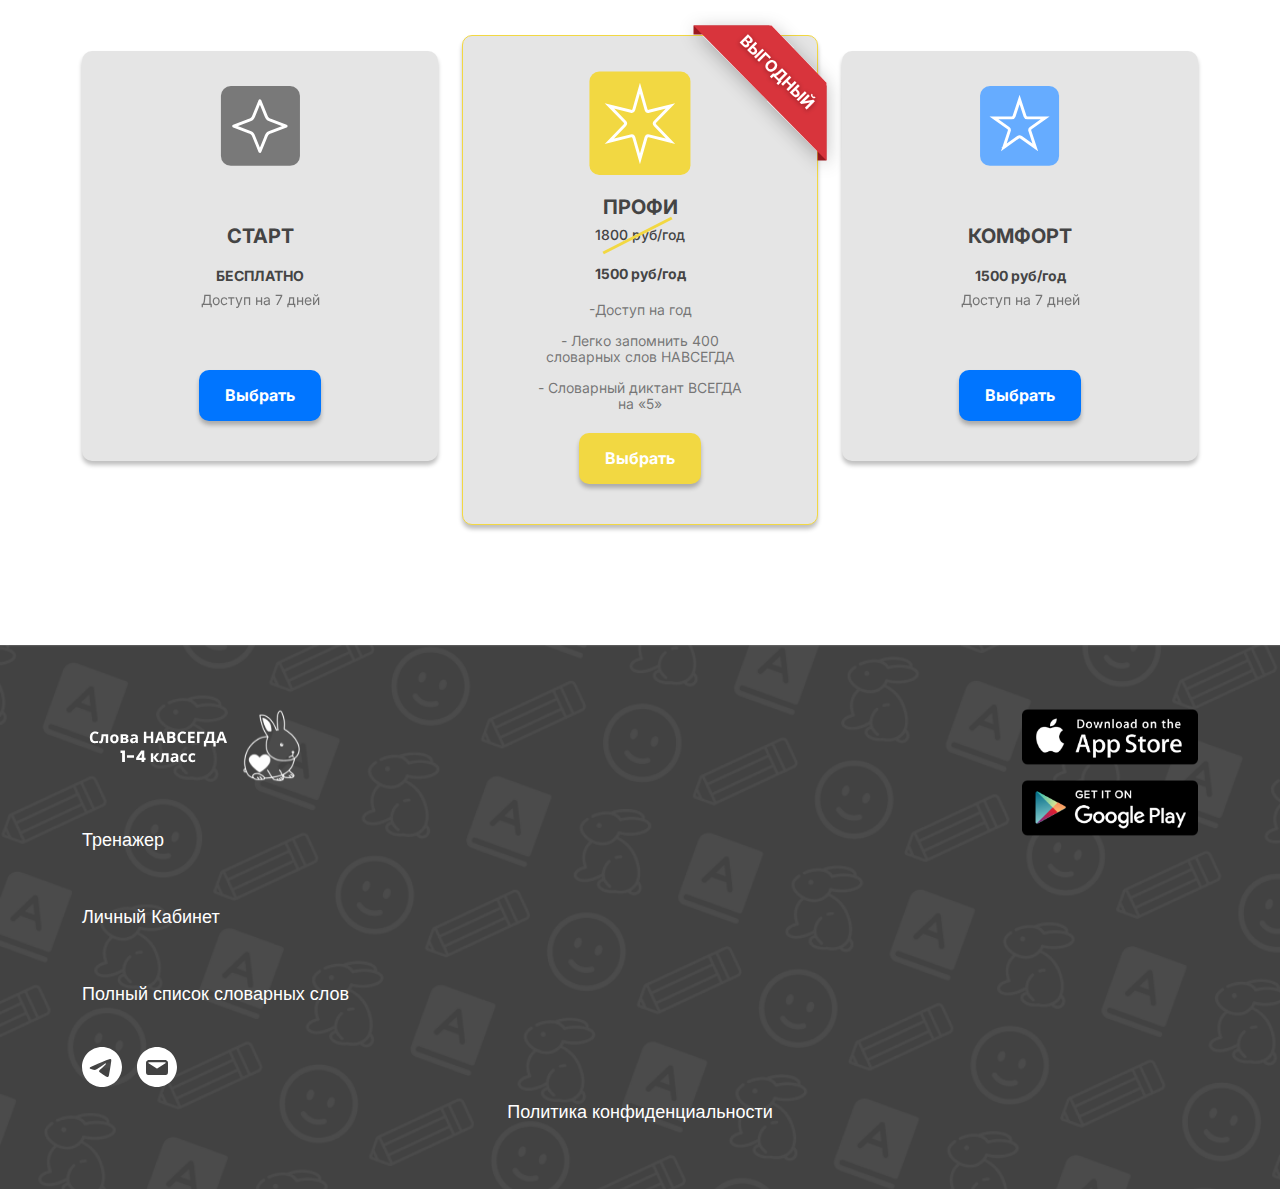
<file: fail.html>
<!DOCTYPE html>
<html lang="ru">
	<head>
		<link
			rel="stylesheet"
			type="text/css"
			href="css/normalize.css"
			media="screen"
		/>
		<link
			rel="stylesheet"
			type="text/css"
			href="libs/bootstrap5/bootstrap.min.css"
			media="screen"
		/>
		<link
			rel="stylesheet"
			type="text/css"
			href="css/swiper-bundle.min.css"
			media="screen"
		/>
		<link
			rel="stylesheet"
			type="text/css"
			href="css/card-js.min.css"
			media="screen"
		/>
		<link
			rel="stylesheet icon"
			type="text/css"
			href="css/style.css"
			media="screen"
		/>
		<meta name="viewport" content="width=device-width, initial-scale=1.0" />
		<meta charset="UTF-8" />
		<title>Личный кабинет</title>
	</head>
	<body>
		<div class="wrapper">
			<div class="prsn-sec">
				<img src="images/main-bg.png" alt="" class="prsn-bg" />

				<div class="container-fluid p-0">
					<div class="prsn-rov">
						<div class="prsn-sidebar">
							<div class="side-logo">
								<a href="/index.html"><img src="images/logo.svg" alt="" /></a>
							</div>

							<div class="side-menu">
								<div
									class="nav flex-column nav-pills"
									id="v-pills-tab"
									role="tablist"
									aria-orientation="vertical"
								>
									<button
										class="nav-link active nav-link-cards"
										id="v-pills-home-tab"
										data-bs-toggle="pill"
										data-bs-target="#v-pills-home"
										type="button"
										role="tab"
										aria-controls="v-pills-home"
										aria-selected="false"
									>
										<span class="icon pc">
											<svg
												width="24"
												height="24"
												viewBox="0 0 24 24"
												fill="none"
												xmlns="http://www.w3.org/2000/svg"
											>
												<path
													d="M7 11.5C6.44772 11.5 6 11.0523 6 10.5V7C6 6.44772 6.44772 6 7 6H10.5C11.0523 6 11.5 6.44772 11.5 7V10.5C11.5 11.0523 11.0523 11.5 10.5 11.5H7ZM7 18C6.44772 18 6 17.5523 6 17V13.5C6 12.9477 6.44772 12.5 7 12.5H10.5C11.0523 12.5 11.5 12.9477 11.5 13.5V17C11.5 17.5523 11.0523 18 10.5 18H7ZM13.5 11.5C12.9477 11.5 12.5 11.0523 12.5 10.5V7C12.5 6.44772 12.9477 6 13.5 6H17C17.5523 6 18 6.44772 18 7V10.5C18 11.0523 17.5523 11.5 17 11.5H13.5ZM13.5 18C12.9477 18 12.5 17.5523 12.5 17V13.5C12.5 12.9477 12.9477 12.5 13.5 12.5H17C17.5523 12.5 18 12.9477 18 13.5V17C18 17.5523 17.5523 18 17 18H13.5ZM5 21C4.45 21 3.97933 20.8043 3.588 20.413C3.19667 20.0217 3.00067 19.5507 3 19V5C3 4.45 3.196 3.97933 3.588 3.588C3.98 3.19667 4.45067 3.00067 5 3H19C19.55 3 20.021 3.196 20.413 3.588C20.805 3.98 21.0007 4.45067 21 5V19C21 19.55 20.8043 20.021 20.413 20.413C20.0217 20.805 19.5507 21.0007 19 21H5ZM5 18C5 18.5523 5.44772 19 6 19H18C18.5523 19 19 18.5523 19 18V6C19 5.44772 18.5523 5 18 5H6C5.44772 5 5 5.44772 5 6V18Z"
													fill="#444444"
												/>
											</svg>
										</span>
										<span class="icon mob">
											<svg
												width="27"
												height="27"
												viewBox="0 0 27 27"
												fill="none"
												xmlns="http://www.w3.org/2000/svg"
											>
												<path
													opacity="0.6"
													d="M0.999998 12.375C0.447713 12.375 -2.08543e-06 11.9273 -1.98887e-06 11.375L-1.74846e-07 1C-7.82811e-08 0.447715 0.447715 7.8281e-08 1 1.74846e-07L11.375 1.98887e-06C11.9273 2.08543e-06 12.375 0.447717 12.375 1L12.375 11.375C12.375 11.9273 11.9273 12.375 11.375 12.375L0.999998 12.375ZM0.999996 27C0.447711 27 -4.64255e-06 26.5523 -4.54598e-06 26L-2.73196e-06 15.625C-2.6354e-06 15.0727 0.447713 14.625 0.999997 14.625L11.375 14.625C11.9273 14.625 12.375 15.0727 12.375 15.625L12.375 26C12.375 26.5523 11.9273 27 11.375 27L0.999996 27ZM15.625 12.375C15.0727 12.375 14.625 11.9273 14.625 11.375L14.625 1C14.625 0.447718 15.0727 2.6354e-06 15.625 2.73196e-06L26 4.54598e-06C26.5523 4.64255e-06 27 0.44772 27 1L27 11.375C27 11.9273 26.5523 12.375 26 12.375L15.625 12.375ZM15.625 27C15.0727 27 14.625 26.5523 14.625 26L14.625 15.625C14.625 15.0727 15.0727 14.625 15.625 14.625L26 14.625C26.5523 14.625 27 15.0727 27 15.625L27 26C27 26.5523 26.5523 27 26 27L15.625 27Z"
													fill="white"
												/>
											</svg>
										</span>
										<span class="text">Мои карточки</span>
									</button>
									<button
										class="nav-link"
										id="v-pills-profile-tab"
										data-bs-toggle="pill"
										data-bs-target="#v-pills-profile"
										type="button"
										role="tab"
										aria-controls="v-pills-profile"
										aria-selected="false"
									>
										<span class="icon pc">
											<svg
												width="24"
												height="24"
												viewBox="0 0 24 24"
												fill="none"
												xmlns="http://www.w3.org/2000/svg"
											>
												<path
													d="M18.75 18.6923C18.75 19.0274 18.633 19.3081 18.399 19.5344C18.165 19.7607 17.8757 19.8742 17.5312 19.875C17.1859 19.875 16.8967 19.7615 16.6635 19.5344C16.4303 19.3073 16.3133 19.0266 16.3125 18.6923L16.3125 5.6827C16.3125 5.3476 16.4295 5.06651 16.6635 4.83944C16.8975 4.61236 17.1867 4.49922 17.5312 4.5C17.8766 4.5 18.1662 4.61354 18.4002 4.84062C18.6342 5.0677 18.7508 5.34839 18.75 5.6827L18.75 18.6923ZM12.6562 18.6923C12.6562 19.0274 12.5392 19.3081 12.3052 19.5344C12.0712 19.7607 11.782 19.8742 11.4375 19.875C11.0922 19.875 10.8029 19.7615 10.5697 19.5344C10.3366 19.3073 10.2196 19.0266 10.2187 18.6923L10.2187 9.23077C10.2187 8.89568 10.3357 8.61459 10.5697 8.38751C10.8037 8.16044 11.093 8.04729 11.4375 8.04808C11.7828 8.04808 12.0725 8.16162 12.3065 8.3887C12.5405 8.61577 12.6571 8.89646 12.6562 9.23077L12.6562 18.6923ZM6.5625 18.6923C6.5625 19.0274 6.4455 19.3081 6.2115 19.5344C5.9775 19.7607 5.68825 19.8742 5.34375 19.875C4.99844 19.875 4.70919 19.7615 4.476 19.5344C4.24281 19.3073 4.12581 19.0266 4.125 18.6923L4.125 13.0745C4.125 12.7394 4.242 12.4583 4.476 12.2313C4.71 12.0042 4.99925 11.891 5.34375 11.8918C5.68906 11.8918 5.97872 12.0054 6.21272 12.2324C6.44672 12.4595 6.56331 12.7402 6.5625 13.0745L6.5625 18.6923Z"
													fill="#444444"
												/>
											</svg>
										</span>
										<span class="icon mob">
											<svg
												width="26"
												height="27"
												viewBox="0 0 26 27"
												fill="none"
												xmlns="http://www.w3.org/2000/svg"
											>
												<path
													opacity="0.6"
													d="M26 24.9231C26 25.5115 25.792 26.0045 25.376 26.4018C24.96 26.7992 24.4458 26.9986 23.8333 27C23.2194 27 22.7052 26.8006 22.2907 26.4018C21.8761 26.0031 21.6681 25.5102 21.6667 24.9231L21.6667 2.07693C21.6667 1.48847 21.8747 0.994849 22.2907 0.59608C22.7067 0.197311 23.2209 -0.00137978 23.8333 5.03271e-06C24.4472 5.11321e-06 24.9622 0.19939 25.3782 0.598159C25.7942 0.996929 26.0014 1.48985 26 2.07693L26 24.9231ZM15.1667 24.9231C15.1667 25.5115 14.9587 26.0045 14.5427 26.4018C14.1267 26.7992 13.6124 26.9986 13 27C12.3861 27 11.8719 26.8006 11.4573 26.4018C11.0428 26.0031 10.8348 25.5102 10.8333 24.9231L10.8333 8.30769C10.8333 7.71923 11.0413 7.22562 11.4573 6.82685C11.8733 6.42808 12.3876 6.22939 13 6.23077C13.6139 6.23077 14.1288 6.43016 14.5448 6.82893C14.9608 7.2277 15.1681 7.72062 15.1667 8.3077L15.1667 24.9231ZM4.33333 24.9231C4.33333 25.5115 4.12533 26.0045 3.70933 26.4018C3.29333 26.7992 2.77911 26.9986 2.16667 27C1.55278 27 1.03856 26.8006 0.624 26.4018C0.209445 26.0031 0.00144464 25.5102 2.72356e-07 24.9231L1.67259e-06 15.0577C1.74976e-06 14.4692 0.208002 13.9756 0.624002 13.5768C1.04 13.1781 1.55422 12.9794 2.16667 12.9808C2.78056 12.9808 3.2955 13.1802 3.7115 13.5789C4.1275 13.9777 4.33478 14.4706 4.33333 15.0577L4.33333 24.9231Z"
													fill="white"
												/>
											</svg>
										</span>
										<span class="text">Статистика</span>
									</button>
									<button
										class="nav-link"
										id="v-pills-messages-tab"
										data-bs-toggle="pill"
										data-bs-target="#v-pills-messages"
										type="button"
										role="tab"
										aria-controls="v-pills-messages"
										aria-selected="false"
									>
										<span class="icon pc">
											<svg
												width="24"
												height="25"
												viewBox="0 0 24 25"
												fill="none"
												xmlns="http://www.w3.org/2000/svg"
											>
												<path
													d="M4 18.5C3.71667 18.5 3.47933 18.404 3.288 18.212C3.09667 18.02 3.00067 17.7827 3 17.5C3 17.2167 3.096 16.9793 3.288 16.788C3.48 16.5967 3.71733 16.5007 4 16.5H15C15.2833 16.5 15.521 16.596 15.713 16.788C15.905 16.98 16.0007 17.2173 16 17.5C16 17.7833 15.904 18.021 15.712 18.213C15.52 18.405 15.2827 18.5007 15 18.5H4ZM4 13.5C3.71667 13.5 3.47933 13.404 3.288 13.212C3.09667 13.02 3.00067 12.7827 3 12.5C3 12.2167 3.096 11.9793 3.288 11.788C3.48 11.5967 3.71733 11.5007 4 11.5H12C12.2833 11.5 12.521 11.596 12.713 11.788C12.905 11.98 13.0007 12.2173 13 12.5C13 12.7833 12.904 13.021 12.712 13.213C12.52 13.405 12.2827 13.5007 12 13.5H4ZM4 8.5C3.71667 8.5 3.47933 8.404 3.288 8.212C3.09667 8.02 3.00067 7.78267 3 7.5C3 7.21667 3.096 6.97933 3.288 6.788C3.48 6.59667 3.71733 6.50067 4 6.5H15C15.2833 6.5 15.521 6.596 15.713 6.788C15.905 6.98 16.0007 7.21733 16 7.5C16 7.78333 15.904 8.021 15.712 8.213C15.52 8.405 15.2827 8.50067 15 8.5H4Z"
													fill="#444444"
												/>
											</svg>
										</span>
										<span class="icon mob">
											<svg
												width="21"
												height="27"
												viewBox="0 0 21 27"
												fill="none"
												xmlns="http://www.w3.org/2000/svg"
											>
												<g opacity="0.6">
													<path
														d="M15 8.50006C15 10.9853 12.9852 13.0001 10.5 13.0001C8.01472 13.0001 6 10.9853 6 8.50006C6 6.01478 8.01472 4.00006 10.5 4.00006C12.9852 4.00006 15 6.01478 15 8.50006Z"
														stroke="white"
														stroke-width="3"
														stroke-linecap="round"
														stroke-linejoin="round"
													/>
													<path
														d="M10.5 17.0001C5.80558 17.0001 2 20.5818 2 25.0001L19 25.0001C19 20.5818 15.1944 17.0001 10.5 17.0001Z"
														stroke="white"
														stroke-width="3"
														stroke-linecap="round"
														stroke-linejoin="round"
													/>
												</g>
											</svg>
										</span>
										<span class="text">Мои данные</span>
									</button>
									<button
										class="nav-link"
										id="v-pills-settings-tab"
										data-bs-toggle="pill"
										data-bs-target="#v-pills-settings"
										type="button"
										role="tab"
										aria-controls="v-pills-settings"
										aria-selected="false"
									>
										<span class="icon pc">
											<svg
												width="24"
												height="24"
												viewBox="0 0 24 24"
												fill="none"
												xmlns="http://www.w3.org/2000/svg"
											>
												<path
													d="M12 19.125C11.0144 19.125 10.0881 18.9387 9.22125 18.5662C8.35438 18.1937 7.60031 17.6886 6.95906 17.0509C6.31781 16.4128 5.81028 15.6623 5.43645 14.7996C5.06263 13.9369 4.87547 13.0151 4.875 12.0342C4.875 10.4979 5.32031 9.11515 6.21094 7.88607C7.10156 6.657 8.28313 5.80019 9.75563 5.31566C10.1 5.19748 10.4178 5.23884 10.7089 5.43974C11.0001 5.64065 11.1455 5.91246 11.145 6.25519C11.145 6.49155 11.0768 6.70711 10.9405 6.90187C10.8042 7.09663 10.6289 7.2297 10.4147 7.30108C9.39344 7.62017 8.57097 8.21414 7.9473 9.083C7.32362 9.95186 7.01202 10.9356 7.0125 12.0342C7.0125 13.4169 7.49653 14.59 8.46458 15.5534C9.43262 16.5168 10.6111 16.9982 12 16.9978C12.6175 16.9978 13.2143 16.8914 13.7905 16.6787C14.3667 16.4659 14.8802 16.1587 15.3309 15.7569C15.5091 15.5914 15.7259 15.5087 15.9814 15.5087C16.237 15.5087 16.4536 15.5914 16.6312 15.7569C16.9044 16.005 17.0469 16.2858 17.0588 16.5993C17.0706 16.9127 16.94 17.1873 16.6669 17.4232C16.0256 17.9787 15.3103 18.4013 14.5208 18.691C13.7314 18.9808 12.8911 19.1255 12 19.125ZM16.9875 12.0342C16.9875 10.9469 16.6728 9.96911 16.0434 9.10073C15.4141 8.23234 14.5887 7.63246 13.5675 7.30108C13.3537 7.23017 13.1787 7.09734 13.0424 6.90258C12.9061 6.70782 12.8377 6.49202 12.8372 6.25519C12.8372 5.91246 12.9828 5.64065 13.2739 5.43974C13.5651 5.23884 13.8827 5.19748 14.2266 5.31566C15.7109 5.81201 16.8984 6.67473 17.7891 7.9038C18.6797 9.13287 19.125 10.5097 19.125 12.0342C19.125 12.2469 19.116 12.4627 19.0979 12.6816C19.0799 12.9005 19.0473 13.1397 19.0003 13.3992C18.9409 13.7419 18.7659 13.9872 18.4752 14.1352C18.1845 14.2832 17.8667 14.2919 17.5219 14.1614C17.2962 14.0787 17.1212 13.9279 16.9968 13.709C16.8723 13.4902 16.8336 13.2628 16.8806 13.0269C16.9163 12.826 16.9431 12.6487 16.9611 12.4951C16.9792 12.3415 16.988 12.1878 16.9875 12.0342Z"
													fill="#444444"
												/>
											</svg>
										</span>
										<span class="icon mob">
											<svg
												width="25"
												height="25"
												viewBox="0 0 25 25"
												fill="none"
												xmlns="http://www.w3.org/2000/svg"
											>
												<path
													opacity="0.6"
													d="M12.5 25.0001C10.7708 25.0001 9.14583 24.6645 7.625 23.9934C6.10416 23.3222 4.78125 22.4121 3.65625 21.2631C2.53125 20.1132 1.64083 18.7611 0.984997 17.2066C0.329164 15.6522 0.000830887 13.9913 -2.13727e-06 12.2239C-1.65327e-06 9.45571 0.781249 6.96435 2.34375 4.7498C3.90625 2.53526 5.97917 0.991463 8.5625 0.118422C9.16667 -0.094515 9.72417 -0.019987 10.235 0.342006C10.7458 0.703999 11.0008 1.19375 11 1.81127C11 2.23715 10.8804 2.62554 10.6413 2.97646C10.4021 3.32738 10.0946 3.56715 9.71875 3.69576C7.92708 4.27069 6.48417 5.34092 5.39 6.90643C4.29583 8.47194 3.74917 10.2444 3.75 12.2239C3.75 14.7153 4.59916 16.8289 6.2975 18.5647C7.99583 20.3006 10.0633 21.1681 12.5 21.1672C13.5833 21.1673 14.6304 20.9756 15.6412 20.5923C16.6521 20.209 17.5529 19.6554 18.3437 18.9314C18.6562 18.6333 19.0367 18.4842 19.485 18.4842C19.9333 18.4842 20.3133 18.6333 20.625 18.9314C21.1042 19.3786 21.3542 19.8845 21.375 20.4492C21.3958 21.0139 21.1667 21.5088 20.6875 21.9338C19.5625 22.9346 18.3075 23.6961 16.9225 24.2182C15.5375 24.7403 14.0633 25.001 12.5 25.0001ZM21.25 12.2239C21.25 10.2649 20.6979 8.50303 19.5938 6.93837C18.4896 5.37371 17.0417 4.29284 15.25 3.69577C14.875 3.568 14.5679 3.32866 14.3288 2.97774C14.0896 2.62682 13.9696 2.238 13.9688 1.81127C13.9688 1.19375 14.2242 0.704 14.735 0.342007C15.2458 -0.019986 15.8029 -0.0945138 16.4063 0.118423C19.0104 1.01276 21.0938 2.5672 22.6563 4.78175C24.2188 6.99629 25 9.47701 25 12.2239C25 12.6072 24.9842 12.996 24.9525 13.3904C24.9208 13.7847 24.8638 14.2157 24.7813 14.6833C24.6771 15.3008 24.37 15.7429 23.86 16.0095C23.35 16.2761 22.7925 16.2918 22.1875 16.0568C21.7917 15.9077 21.4846 15.636 21.2663 15.2416C21.0479 14.8473 20.98 14.4376 21.0625 14.0126C21.125 13.6506 21.1721 13.3312 21.2038 13.0543C21.2354 12.7775 21.2508 12.5007 21.25 12.2239Z"
													fill="white"
												/>
											</svg>
										</span>
										<span class="text">Подписка</span>
									</button>

									<button
										class="nav-link mob"
										id="v-pills-last-tab"
										data-bs-toggle="pill"
										data-bs-target="#v-pills-last"
										type="button"
										role="tab"
										aria-controls="v-pills-last"
										aria-selected="true"
									>
										<span class="icon">
											<svg
												width="23"
												height="25"
												viewBox="0 0 23 25"
												fill="none"
												xmlns="http://www.w3.org/2000/svg"
											>
												<path
													d="M2.875 22.143L7.1875 22.143L7.1875 15.0001C7.1875 14.5954 7.3255 14.2563 7.6015 13.983C7.8775 13.7096 8.21866 13.5725 8.625 13.5715L14.375 13.5715C14.7823 13.5715 15.1239 13.7087 15.3999 13.983C15.6759 14.2573 15.8135 14.5963 15.8125 15.0001L15.8125 22.143L20.125 22.143L20.125 9.28584L11.5 2.85727L2.875 9.28583L2.875 22.143ZM-3.87158e-06 22.143L-1.62357e-06 9.28583C-1.54447e-06 8.83345 0.102061 8.40488 0.306186 8.00012C0.510311 7.59536 0.791582 7.26202 1.15 7.00012L9.775 0.571552C10.2781 0.1906 10.8531 0.000123968 11.5 0.000124081C12.1469 0.000124194 12.7219 0.190601 13.225 0.571553L21.85 7.00012C22.2094 7.26203 22.4911 7.59536 22.6952 8.00012C22.8994 8.40489 23.001 8.83346 23 9.28584L23 22.143C23 22.9287 22.7182 23.6015 22.1547 24.1615C21.5912 24.7215 20.9147 25.0011 20.125 25.0001L14.375 25.0001C13.9677 25.0001 13.6265 24.863 13.3515 24.5887C13.0765 24.3144 12.9385 23.9754 12.9375 23.5715L12.9375 16.4287L10.0625 16.4287L10.0625 23.5715C10.0625 23.9763 9.92449 24.3158 9.6485 24.5901C9.3725 24.8644 9.03133 25.0011 8.62499 25.0001L2.875 25.0001C2.08437 25.0001 1.40779 24.7206 0.845245 24.1615C0.282704 23.6025 0.000954324 22.9296 -3.87158e-06 22.143Z"
													fill="white"
												/>
											</svg>
										</span>
									</button>
								</div>
							</div>

							<div class="side-links">
								<a href="/index.html" class="back-home">Вернуться на сайт</a>
								<a href="#!" class="exit-btn">Выйти из аккаунта</a>
							</div>
						</div>

						<div class="prsn-content">
							<div class="content-head">
								<a href="#!"><img src="images/account-img.png" alt="" /></a>
							</div>

							<div class="tab-content" id="v-pills-tabContent">
								<div
									class="tab-pane fade active show"
									id="v-pills-home"
									role="tabpanel"
									aria-labelledby="v-pills-home-tab"
								>
									<div class="finish-block all-style">
										<div class="in-title blue">
											<span>ТЕСТИРОВАНИЕ ЗАВЕРШЕНО</span>
										</div>

										<div class="done-block fail-block">
											<p class="test-status">
												Верно: <span class="correctWords"></span> из
												<span class="AllWordsOfCard"></span>
												<span class="allWords"></span>
											</p>
											<div class="done-img">
												<img src="images/fail-img.svg" alt="" />
												<span
													>Не расстраивайся! <br />
													Повтори слова и пройди тест заново!</span
												>
											</div>
											<div class="done-btn">
												<a href="/card.html" class="blue-btn toCard"
													>Проверь себя</a
												>
												<a href="/personal-cabinet.html" class="border-btn"
													>Завершить</a
												>
											</div>
										</div>
									</div>
								</div>

								<div
									class="tab-pane fade"
									id="v-pills-profile"
									role="tabpanel"
									aria-labelledby="v-pills-profile-tab"
								>
									<div class="statistcs">
										<div class="in-title">
											<span>Статистика</span>
										</div>

										<div class="statistcs-table">
											<table class="table">
												<thead>
													<tr>
														<th scope="col">№</th>
														<th scope="col">СЛОВО</th>
														<th scope="col">КОЛИЧЕСТВО <br />ОШИБОК</th>
													</tr>
												</thead>
												<tbody></tbody>
											</table>
										</div>
									</div>
								</div>

								<div
									class="tab-pane fade"
									id="v-pills-messages"
									role="tabpanel"
									aria-labelledby="v-pills-messages-tab"
								>
									<div class="my-data">
										<div class="in-title">
											<span>Мои данные</span>
										</div>

										<form
											class="editProfileData"
											name="editProfileData"
											action="#"
										>
											<div class="data-form">
												<div class="form-group">
													<input
														type="text"
														class="child_name"
														name="child_name"
														placeholder="Имя ребенка"
													/>
													<button type="button" class="change-btn">
														<svg
															width="17"
															height="16"
															viewBox="0 0 17 16"
															fill="none"
															xmlns="http://www.w3.org/2000/svg"
														>
															<path
																opacity="0.5"
																d="M2.08333 14.1493H3.38958L12.35 5.56224L11.0437 4.31042L2.08333 12.8975V14.1493ZM0.25 15.9062V12.1727L12.35 0.598872C12.5333 0.437818 12.7358 0.313368 12.9573 0.225521C13.1788 0.137674 13.4118 0.09375 13.6562 0.09375C13.9007 0.09375 14.1375 0.137674 14.3667 0.225521C14.5958 0.313368 14.7944 0.445139 14.9625 0.620833L16.2229 1.85069C16.4062 2.01175 16.5399 2.20208 16.624 2.4217C16.708 2.64132 16.75 2.86094 16.75 3.08056C16.75 3.31481 16.708 3.53809 16.624 3.75039C16.5399 3.96269 16.4062 4.15668 16.2229 4.33238L4.14583 15.9062H0.25ZM11.6854 4.94731L11.0437 4.31042L12.35 5.56224L11.6854 4.94731Z"
																fill="#A2A2A2"
															/>
														</svg>
													</button>
												</div>
												<div class="form-group">
													<input
														type="email"
														class="login"
														name="login"
														placeholder="Email"
													/>
													<button type="button" class="change-btn">
														<svg
															width="17"
															height="16"
															viewBox="0 0 17 16"
															fill="none"
															xmlns="http://www.w3.org/2000/svg"
														>
															<path
																opacity="0.5"
																d="M2.08333 14.1493H3.38958L12.35 5.56224L11.0437 4.31042L2.08333 12.8975V14.1493ZM0.25 15.9062V12.1727L12.35 0.598872C12.5333 0.437818 12.7358 0.313368 12.9573 0.225521C13.1788 0.137674 13.4118 0.09375 13.6562 0.09375C13.9007 0.09375 14.1375 0.137674 14.3667 0.225521C14.5958 0.313368 14.7944 0.445139 14.9625 0.620833L16.2229 1.85069C16.4062 2.01175 16.5399 2.20208 16.624 2.4217C16.708 2.64132 16.75 2.86094 16.75 3.08056C16.75 3.31481 16.708 3.53809 16.624 3.75039C16.5399 3.96269 16.4062 4.15668 16.2229 4.33238L4.14583 15.9062H0.25ZM11.6854 4.94731L11.0437 4.31042L12.35 5.56224L11.6854 4.94731Z"
																fill="#A2A2A2"
															/>
														</svg>
													</button>
												</div>
												<div class="form-group">
													<input
														type="password"
														class="password"
														name="password"
														value="123456"
														placeholder="Пароль"
													/>
													<button type="button" class="change-btn">
														<svg
															width="17"
															height="16"
															viewBox="0 0 17 16"
															fill="none"
															xmlns="http://www.w3.org/2000/svg"
														>
															<path
																opacity="0.5"
																d="M2.08333 14.1493H3.38958L12.35 5.56224L11.0437 4.31042L2.08333 12.8975V14.1493ZM0.25 15.9062V12.1727L12.35 0.598872C12.5333 0.437818 12.7358 0.313368 12.9573 0.225521C13.1788 0.137674 13.4118 0.09375 13.6562 0.09375C13.9007 0.09375 14.1375 0.137674 14.3667 0.225521C14.5958 0.313368 14.7944 0.445139 14.9625 0.620833L16.2229 1.85069C16.4062 2.01175 16.5399 2.20208 16.624 2.4217C16.708 2.64132 16.75 2.86094 16.75 3.08056C16.75 3.31481 16.708 3.53809 16.624 3.75039C16.5399 3.96269 16.4062 4.15668 16.2229 4.33238L4.14583 15.9062H0.25ZM11.6854 4.94731L11.0437 4.31042L12.35 5.56224L11.6854 4.94731Z"
																fill="#A2A2A2"
															/>
														</svg>
													</button>
												</div>
												<div class="form-group">
													<input
														type="password"
														value="123456"
														name="confirm_password"
														placeholder="Подтверждение пароля"
													/>
													<button type="button" class="change-btn">
														<svg
															width="17"
															height="16"
															viewBox="0 0 17 16"
															fill="none"
															xmlns="http://www.w3.org/2000/svg"
														>
															<path
																opacity="0.5"
																d="M2.08333 14.1493H3.38958L12.35 5.56224L11.0437 4.31042L2.08333 12.8975V14.1493ZM0.25 15.9062V12.1727L12.35 0.598872C12.5333 0.437818 12.7358 0.313368 12.9573 0.225521C13.1788 0.137674 13.4118 0.09375 13.6562 0.09375C13.9007 0.09375 14.1375 0.137674 14.3667 0.225521C14.5958 0.313368 14.7944 0.445139 14.9625 0.620833L16.2229 1.85069C16.4062 2.01175 16.5399 2.20208 16.624 2.4217C16.708 2.64132 16.75 2.86094 16.75 3.08056C16.75 3.31481 16.708 3.53809 16.624 3.75039C16.5399 3.96269 16.4062 4.15668 16.2229 4.33238L4.14583 15.9062H0.25ZM11.6854 4.94731L11.0437 4.31042L12.35 5.56224L11.6854 4.94731Z"
																fill="#A2A2A2"
															/>
														</svg>
													</button>
												</div>

												<div class="form-btns">
													<button type="submit" class="save-btn">
														Сохранить данные
													</button>
													<button
														type="button"
														data-bs-toggle="modal"
														data-bs-target="#deleteConfirm"
														class="delete-btn"
													>
														Удалить профиль
													</button>
												</div>
											</div>
										</form>
									</div>
								</div>

								<div
									class="tab-pane fade"
									id="v-pills-settings"
									role="tabpanel"
									aria-labelledby="v-pills-settings-tab"
								>
									<div class="subs-tab mb-4 subscribed">
										<div class="top-title">
											<span>ПОДПИСКА СТАРТ:</span>
											<p>Действительна с 01.01.2024 по 01.01.2025</p>
											<button
												class="extend"
												data-bs-toggle="modal"
												data-bs-target="#paymentModal"
											>
												Продлить
											</button>
										</div>

										<div class="in-title">
											<span>Сменить подписку</span>
										</div>

										<div class="row subs-rov mlr-8">
											<div class="col-lg-4 plr-8">
												<div class="subs-block active">
													<img
														src="images/icons/red-mark.svg"
														alt=""
														class="mark-img"
													/>

													<div class="subs-img">
														<img src="images/icons/subs-icon2.svg" alt="" />
													</div>
													<div class="subs-text">
														<span>ПРОФИ <span>1800 руб/год</span></span>
														<p>1500 руб/год</p>
														<ul>
															<li>-Доступ на год</li>
															<li>
																- Легко запомнить 400 словарных слов НАВСЕГДА
															</li>
															<li>- Словарный диктант ВСЕГДА на «5»</li>
														</ul>
													</div>
													<div class="subs-link">
														<button
															class="blue-btn prof"
															data-bs-toggle="modal"
															data-bs-target="#paymentModal"
														>
															Выбрать
														</button>
													</div>
												</div>
											</div>

											<div class="col-lg-4 plr-8">
												<div class="subs-block">
													<div class="subs-img">
														<img src="images/icons/subs-icon3.svg" alt="" />
													</div>
													<div class="subs-text">
														<span>КОМФОРТ</span>
														<p>1500 руб/год <span>Доступ на 7 дней</span></p>
													</div>
													<div class="subs-link">
														<button
															class="blue-btn comfort"
															data-bs-toggle="modal"
															data-bs-target="#paymentModal"
														>
															Выбрать
														</button>
													</div>
												</div>
											</div>
										</div>
									</div>
								</div>

								<div
									class="tab-pane fade"
									id="v-pills-last"
									role="tabpanel"
									aria-labelledby="v-pills-last-tab"
								>
									<div class="mob">
										<div class="last-tab">
											<div class="last-title">
												<span>ДОБРО ПОЖАЛОВАТЬ!</span>
												<p>Можете перейти к тестам</p>
											</div>
											<div class="last-btn">
												<a href="#!" class="blue-btn">Пройти тестирование</a>
											</div>
										</div>
									</div>
								</div>
							</div>
						</div>
					</div>
				</div>
			</div>
		</div>

		<div class="modal fade" id="deleteConfirm" tabindex="-1" aria-hidden="true">
			<div class="modal-dialog">
				<div class="modal-content">
					<div class="modal-body">
						<button
							type="button"
							class="modal-close"
							data-bs-dismiss="modal"
							aria-label="Close"
						>
							<svg
								width="16"
								height="16"
								viewBox="0 0 16 16"
								fill="none"
								xmlns="http://www.w3.org/2000/svg"
							>
								<path
									d="M15 1L1 15M1 1L15 15"
									stroke="#A2A2A2"
									stroke-width="1.5"
									stroke-linecap="round"
									stroke-linejoin="round"
								/>
							</svg>
						</button>
						<div class="title-modal">
							<p>Подтверждение</p>
						</div>

						<div class="confirm-container">
							<button
								type="submit"
								data-bs-dismiss="modal"
								aria-label="Close"
								class="send-btn confirm-delete-btn"
							>
								Удалить
							</button>
							<button
								type="submit"
								data-bs-dismiss="modal"
								aria-label="Close"
								class="send-btn cancel-btn"
							>
								Оставить
							</button>
						</div>
					</div>
				</div>
			</div>
		</div>

		<script src="js/jquery-3.7.0.min.js"></script>
		<script src="js/jquery.validate.min.js"></script>
		<script src="libs/bootstrap5/popper.js"></script>
		<script src="libs/bootstrap5/bootstrap.min.js"></script>
		<script src="js/swiper-bundle.min.js"></script>
		<script src="js/card.min.js"></script>
		<script src="js/script.js"></script>
	</body>
</html>
</file>
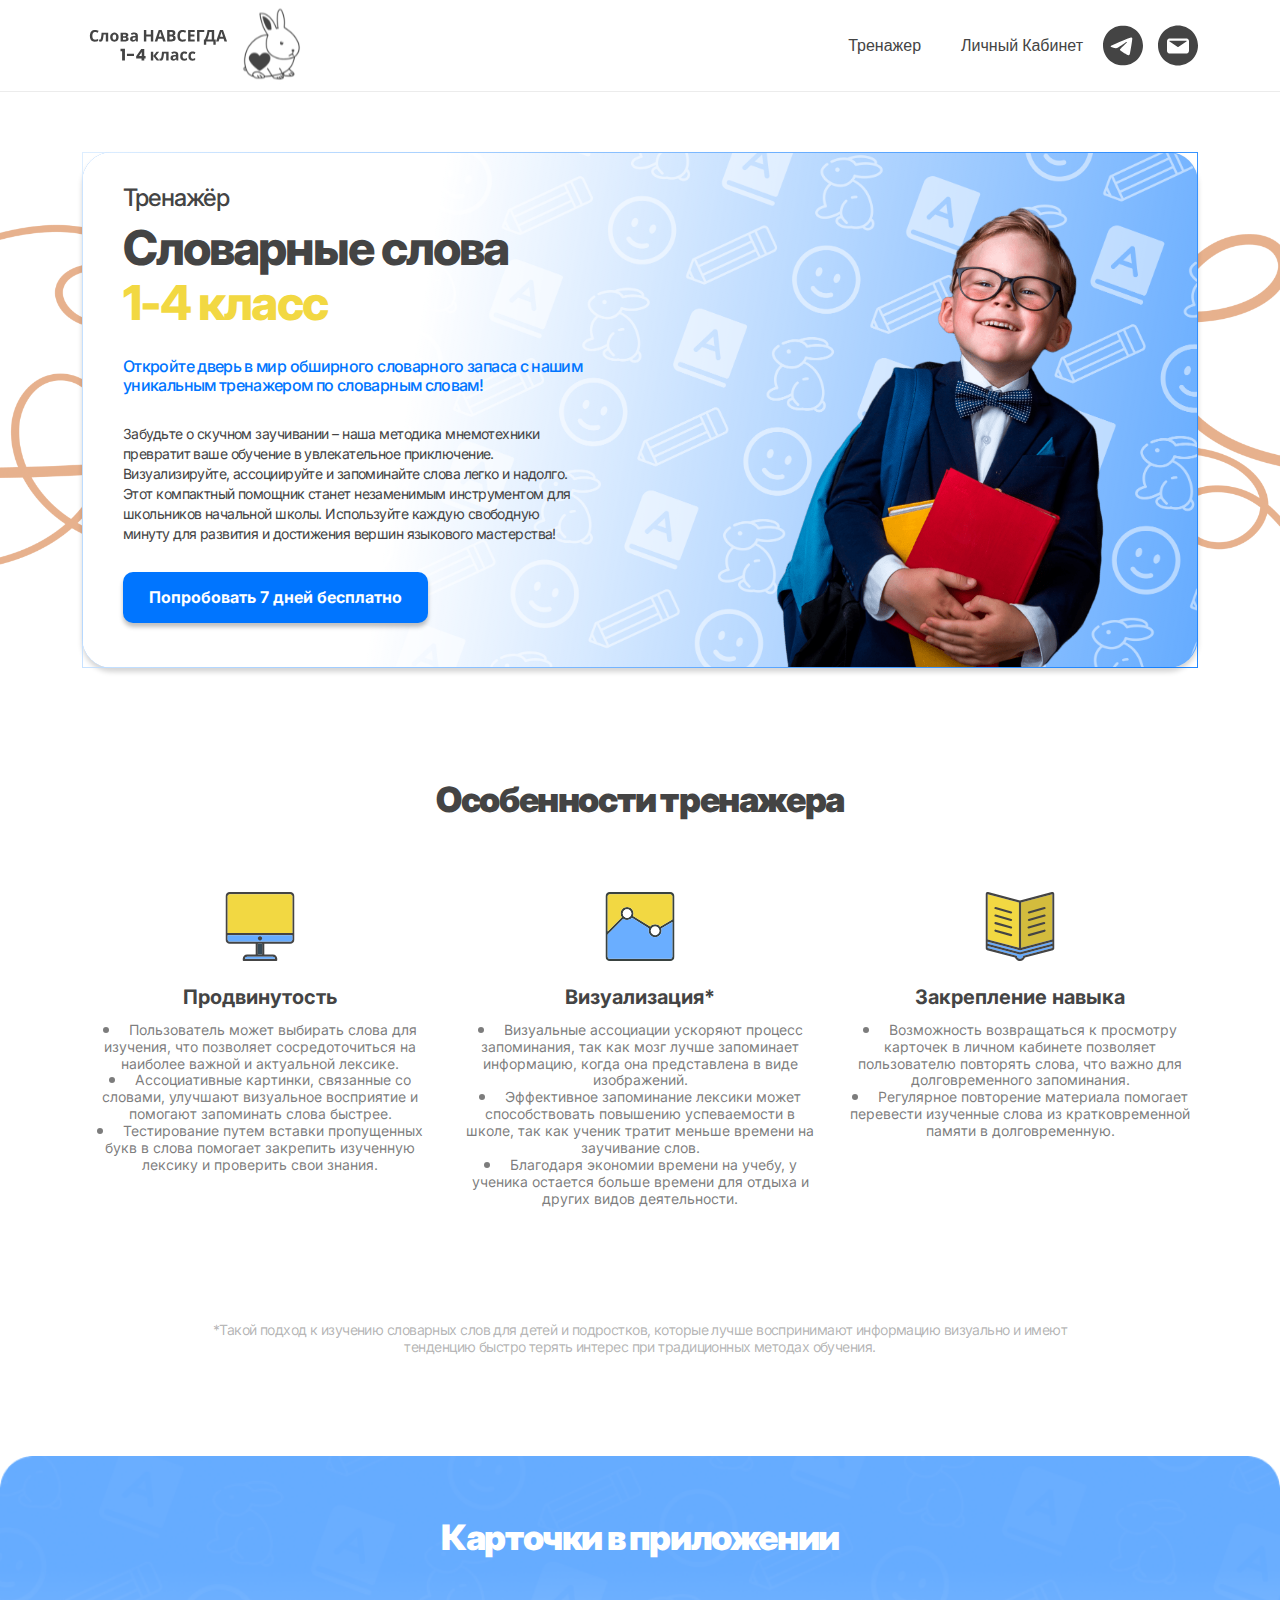
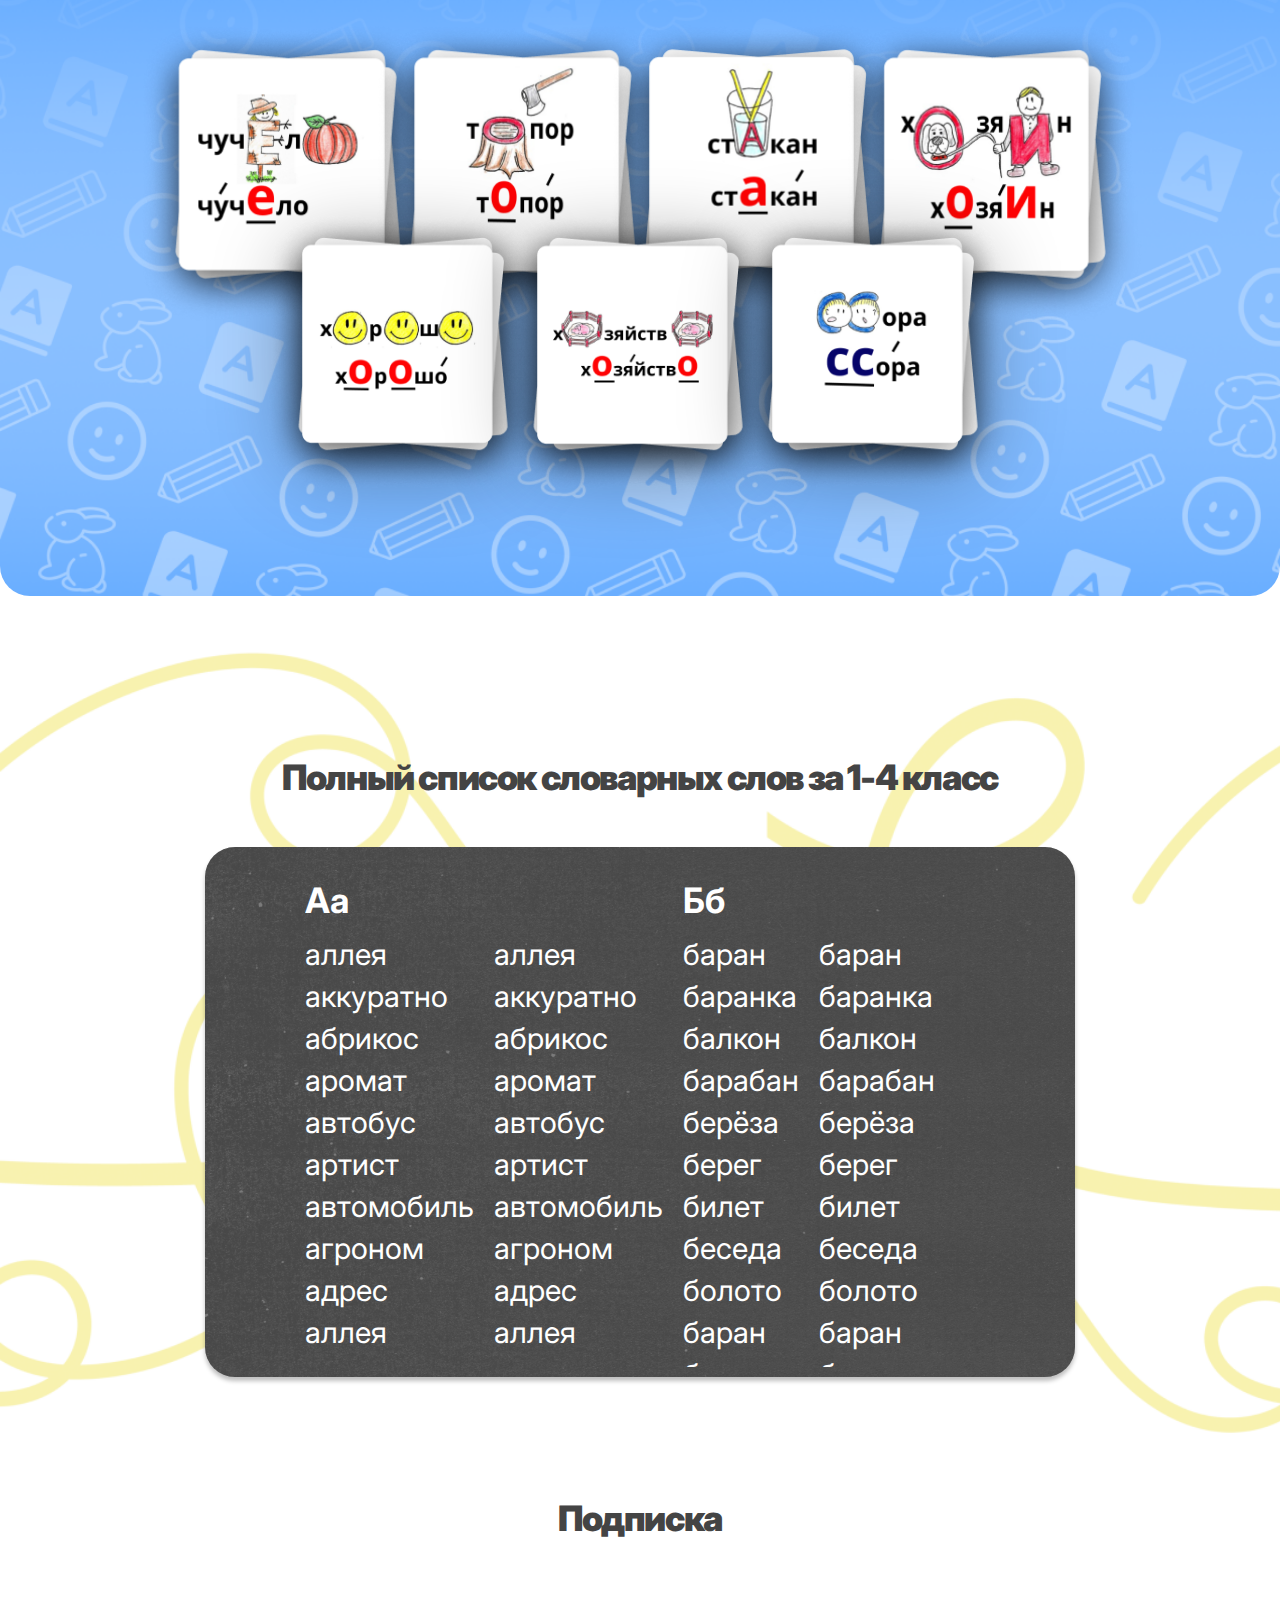
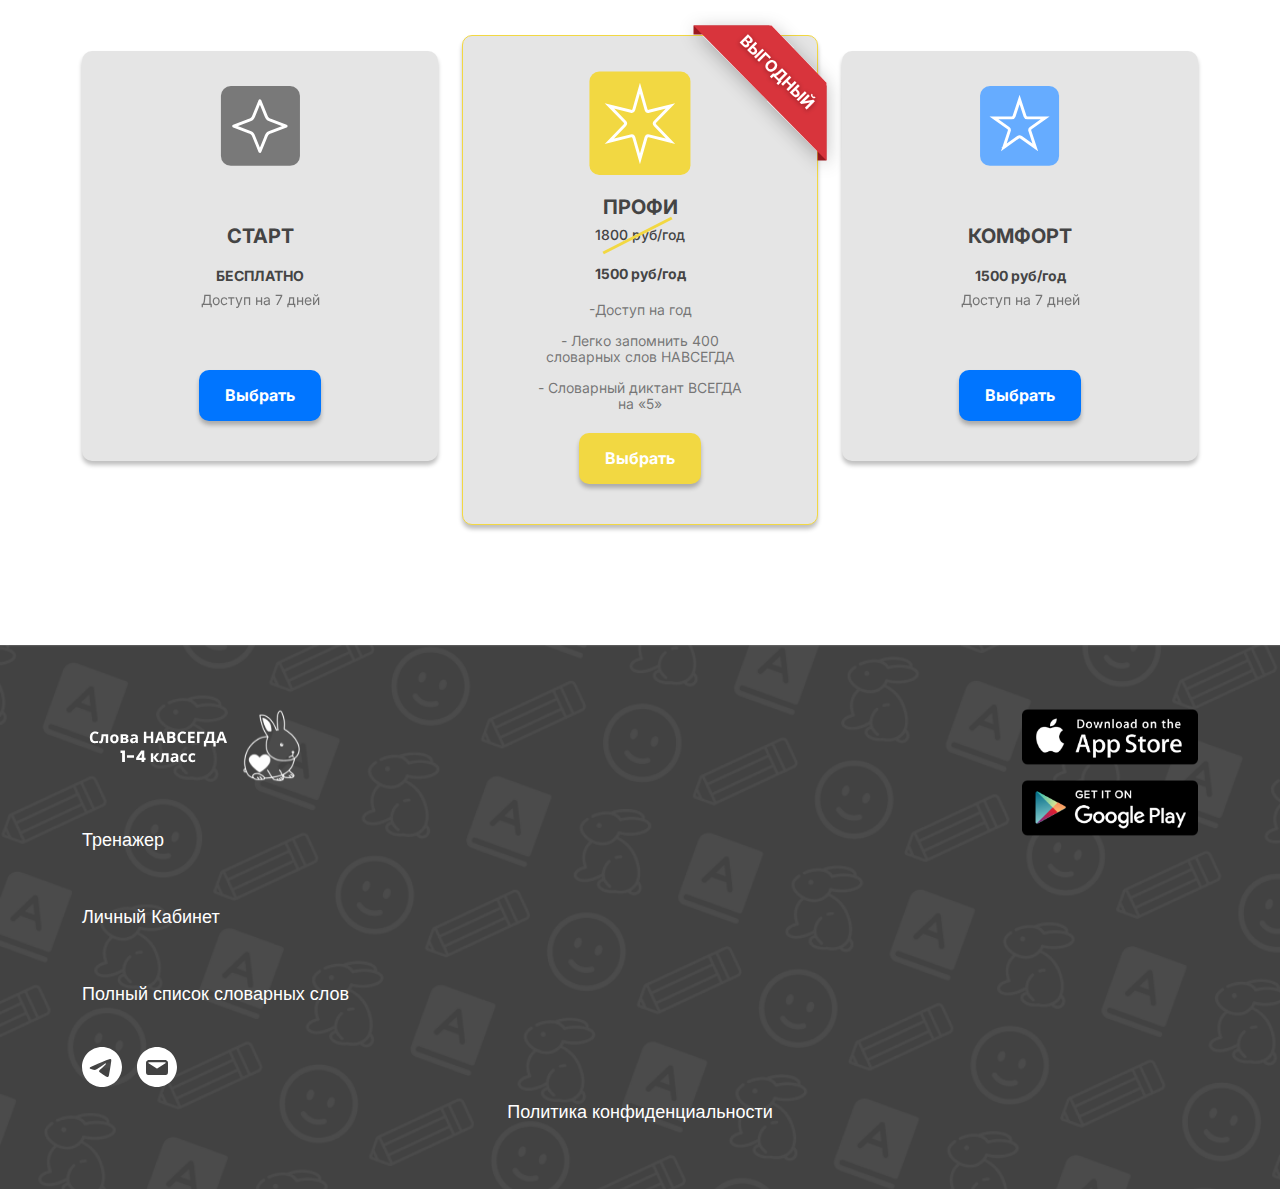
<file: no-mistakes.html>
<!DOCTYPE html>
<html lang="ru">
	<head>
		<link
			rel="stylesheet"
			type="text/css"
			href="css/normalize.css"
			media="screen"
		/>
		<link
			rel="stylesheet"
			type="text/css"
			href="libs/bootstrap5/bootstrap.min.css"
			media="screen"
		/>
		<link
			rel="stylesheet"
			type="text/css"
			href="css/swiper-bundle.min.css"
			media="screen"
		/>
		<link
			rel="stylesheet"
			type="text/css"
			href="css/card-js.min.css"
			media="screen"
		/>
		<link
			rel="stylesheet icon"
			type="text/css"
			href="css/style.css"
			media="screen"
		/>
		<meta name="viewport" content="width=device-width, initial-scale=1.0" />
		<meta charset="UTF-8" />
		<title>Личный кабинет</title>
	</head>
	<body>
		<div class="wrapper">
			<div class="prsn-sec">
				<img src="images/main-bg.png" alt="" class="prsn-bg" />

				<div class="container-fluid p-0">
					<div class="prsn-rov">
						<div class="prsn-sidebar">
							<div class="side-logo">
								<a href="/index.html"><img src="images/logo.svg" alt="" /></a>
							</div>

							<div class="side-menu">
								<div
									class="nav flex-column nav-pills"
									id="v-pills-tab"
									role="tablist"
									aria-orientation="vertical"
								>
									<button
										class="nav-link active nav-link-cards"
										id="v-pills-home-tab"
										data-bs-toggle="pill"
										data-bs-target="#v-pills-home"
										type="button"
										role="tab"
										aria-controls="v-pills-home"
										aria-selected="false"
									>
										<span class="icon pc">
											<svg
												width="24"
												height="24"
												viewBox="0 0 24 24"
												fill="none"
												xmlns="http://www.w3.org/2000/svg"
											>
												<path
													d="M7 11.5C6.44772 11.5 6 11.0523 6 10.5V7C6 6.44772 6.44772 6 7 6H10.5C11.0523 6 11.5 6.44772 11.5 7V10.5C11.5 11.0523 11.0523 11.5 10.5 11.5H7ZM7 18C6.44772 18 6 17.5523 6 17V13.5C6 12.9477 6.44772 12.5 7 12.5H10.5C11.0523 12.5 11.5 12.9477 11.5 13.5V17C11.5 17.5523 11.0523 18 10.5 18H7ZM13.5 11.5C12.9477 11.5 12.5 11.0523 12.5 10.5V7C12.5 6.44772 12.9477 6 13.5 6H17C17.5523 6 18 6.44772 18 7V10.5C18 11.0523 17.5523 11.5 17 11.5H13.5ZM13.5 18C12.9477 18 12.5 17.5523 12.5 17V13.5C12.5 12.9477 12.9477 12.5 13.5 12.5H17C17.5523 12.5 18 12.9477 18 13.5V17C18 17.5523 17.5523 18 17 18H13.5ZM5 21C4.45 21 3.97933 20.8043 3.588 20.413C3.19667 20.0217 3.00067 19.5507 3 19V5C3 4.45 3.196 3.97933 3.588 3.588C3.98 3.19667 4.45067 3.00067 5 3H19C19.55 3 20.021 3.196 20.413 3.588C20.805 3.98 21.0007 4.45067 21 5V19C21 19.55 20.8043 20.021 20.413 20.413C20.0217 20.805 19.5507 21.0007 19 21H5ZM5 18C5 18.5523 5.44772 19 6 19H18C18.5523 19 19 18.5523 19 18V6C19 5.44772 18.5523 5 18 5H6C5.44772 5 5 5.44772 5 6V18Z"
													fill="#444444"
												/>
											</svg>
										</span>
										<span class="icon mob">
											<svg
												width="27"
												height="27"
												viewBox="0 0 27 27"
												fill="none"
												xmlns="http://www.w3.org/2000/svg"
											>
												<path
													opacity="0.6"
													d="M0.999998 12.375C0.447713 12.375 -2.08543e-06 11.9273 -1.98887e-06 11.375L-1.74846e-07 1C-7.82811e-08 0.447715 0.447715 7.8281e-08 1 1.74846e-07L11.375 1.98887e-06C11.9273 2.08543e-06 12.375 0.447717 12.375 1L12.375 11.375C12.375 11.9273 11.9273 12.375 11.375 12.375L0.999998 12.375ZM0.999996 27C0.447711 27 -4.64255e-06 26.5523 -4.54598e-06 26L-2.73196e-06 15.625C-2.6354e-06 15.0727 0.447713 14.625 0.999997 14.625L11.375 14.625C11.9273 14.625 12.375 15.0727 12.375 15.625L12.375 26C12.375 26.5523 11.9273 27 11.375 27L0.999996 27ZM15.625 12.375C15.0727 12.375 14.625 11.9273 14.625 11.375L14.625 1C14.625 0.447718 15.0727 2.6354e-06 15.625 2.73196e-06L26 4.54598e-06C26.5523 4.64255e-06 27 0.44772 27 1L27 11.375C27 11.9273 26.5523 12.375 26 12.375L15.625 12.375ZM15.625 27C15.0727 27 14.625 26.5523 14.625 26L14.625 15.625C14.625 15.0727 15.0727 14.625 15.625 14.625L26 14.625C26.5523 14.625 27 15.0727 27 15.625L27 26C27 26.5523 26.5523 27 26 27L15.625 27Z"
													fill="white"
												/>
											</svg>
										</span>
										<span class="text">Мои карточки</span>
									</button>
									<button
										class="nav-link"
										id="v-pills-profile-tab"
										data-bs-toggle="pill"
										data-bs-target="#v-pills-profile"
										type="button"
										role="tab"
										aria-controls="v-pills-profile"
										aria-selected="false"
									>
										<span class="icon pc">
											<svg
												width="24"
												height="24"
												viewBox="0 0 24 24"
												fill="none"
												xmlns="http://www.w3.org/2000/svg"
											>
												<path
													d="M18.75 18.6923C18.75 19.0274 18.633 19.3081 18.399 19.5344C18.165 19.7607 17.8757 19.8742 17.5312 19.875C17.1859 19.875 16.8967 19.7615 16.6635 19.5344C16.4303 19.3073 16.3133 19.0266 16.3125 18.6923L16.3125 5.6827C16.3125 5.3476 16.4295 5.06651 16.6635 4.83944C16.8975 4.61236 17.1867 4.49922 17.5312 4.5C17.8766 4.5 18.1662 4.61354 18.4002 4.84062C18.6342 5.0677 18.7508 5.34839 18.75 5.6827L18.75 18.6923ZM12.6562 18.6923C12.6562 19.0274 12.5392 19.3081 12.3052 19.5344C12.0712 19.7607 11.782 19.8742 11.4375 19.875C11.0922 19.875 10.8029 19.7615 10.5697 19.5344C10.3366 19.3073 10.2196 19.0266 10.2187 18.6923L10.2187 9.23077C10.2187 8.89568 10.3357 8.61459 10.5697 8.38751C10.8037 8.16044 11.093 8.04729 11.4375 8.04808C11.7828 8.04808 12.0725 8.16162 12.3065 8.3887C12.5405 8.61577 12.6571 8.89646 12.6562 9.23077L12.6562 18.6923ZM6.5625 18.6923C6.5625 19.0274 6.4455 19.3081 6.2115 19.5344C5.9775 19.7607 5.68825 19.8742 5.34375 19.875C4.99844 19.875 4.70919 19.7615 4.476 19.5344C4.24281 19.3073 4.12581 19.0266 4.125 18.6923L4.125 13.0745C4.125 12.7394 4.242 12.4583 4.476 12.2313C4.71 12.0042 4.99925 11.891 5.34375 11.8918C5.68906 11.8918 5.97872 12.0054 6.21272 12.2324C6.44672 12.4595 6.56331 12.7402 6.5625 13.0745L6.5625 18.6923Z"
													fill="#444444"
												/>
											</svg>
										</span>
										<span class="icon mob">
											<svg
												width="26"
												height="27"
												viewBox="0 0 26 27"
												fill="none"
												xmlns="http://www.w3.org/2000/svg"
											>
												<path
													opacity="0.6"
													d="M26 24.9231C26 25.5115 25.792 26.0045 25.376 26.4018C24.96 26.7992 24.4458 26.9986 23.8333 27C23.2194 27 22.7052 26.8006 22.2907 26.4018C21.8761 26.0031 21.6681 25.5102 21.6667 24.9231L21.6667 2.07693C21.6667 1.48847 21.8747 0.994849 22.2907 0.59608C22.7067 0.197311 23.2209 -0.00137978 23.8333 5.03271e-06C24.4472 5.11321e-06 24.9622 0.19939 25.3782 0.598159C25.7942 0.996929 26.0014 1.48985 26 2.07693L26 24.9231ZM15.1667 24.9231C15.1667 25.5115 14.9587 26.0045 14.5427 26.4018C14.1267 26.7992 13.6124 26.9986 13 27C12.3861 27 11.8719 26.8006 11.4573 26.4018C11.0428 26.0031 10.8348 25.5102 10.8333 24.9231L10.8333 8.30769C10.8333 7.71923 11.0413 7.22562 11.4573 6.82685C11.8733 6.42808 12.3876 6.22939 13 6.23077C13.6139 6.23077 14.1288 6.43016 14.5448 6.82893C14.9608 7.2277 15.1681 7.72062 15.1667 8.3077L15.1667 24.9231ZM4.33333 24.9231C4.33333 25.5115 4.12533 26.0045 3.70933 26.4018C3.29333 26.7992 2.77911 26.9986 2.16667 27C1.55278 27 1.03856 26.8006 0.624 26.4018C0.209445 26.0031 0.00144464 25.5102 2.72356e-07 24.9231L1.67259e-06 15.0577C1.74976e-06 14.4692 0.208002 13.9756 0.624002 13.5768C1.04 13.1781 1.55422 12.9794 2.16667 12.9808C2.78056 12.9808 3.2955 13.1802 3.7115 13.5789C4.1275 13.9777 4.33478 14.4706 4.33333 15.0577L4.33333 24.9231Z"
													fill="white"
												/>
											</svg>
										</span>
										<span class="text">Статистика</span>
									</button>
									<button
										class="nav-link"
										id="v-pills-messages-tab"
										data-bs-toggle="pill"
										data-bs-target="#v-pills-messages"
										type="button"
										role="tab"
										aria-controls="v-pills-messages"
										aria-selected="false"
									>
										<span class="icon pc">
											<svg
												width="24"
												height="25"
												viewBox="0 0 24 25"
												fill="none"
												xmlns="http://www.w3.org/2000/svg"
											>
												<path
													d="M4 18.5C3.71667 18.5 3.47933 18.404 3.288 18.212C3.09667 18.02 3.00067 17.7827 3 17.5C3 17.2167 3.096 16.9793 3.288 16.788C3.48 16.5967 3.71733 16.5007 4 16.5H15C15.2833 16.5 15.521 16.596 15.713 16.788C15.905 16.98 16.0007 17.2173 16 17.5C16 17.7833 15.904 18.021 15.712 18.213C15.52 18.405 15.2827 18.5007 15 18.5H4ZM4 13.5C3.71667 13.5 3.47933 13.404 3.288 13.212C3.09667 13.02 3.00067 12.7827 3 12.5C3 12.2167 3.096 11.9793 3.288 11.788C3.48 11.5967 3.71733 11.5007 4 11.5H12C12.2833 11.5 12.521 11.596 12.713 11.788C12.905 11.98 13.0007 12.2173 13 12.5C13 12.7833 12.904 13.021 12.712 13.213C12.52 13.405 12.2827 13.5007 12 13.5H4ZM4 8.5C3.71667 8.5 3.47933 8.404 3.288 8.212C3.09667 8.02 3.00067 7.78267 3 7.5C3 7.21667 3.096 6.97933 3.288 6.788C3.48 6.59667 3.71733 6.50067 4 6.5H15C15.2833 6.5 15.521 6.596 15.713 6.788C15.905 6.98 16.0007 7.21733 16 7.5C16 7.78333 15.904 8.021 15.712 8.213C15.52 8.405 15.2827 8.50067 15 8.5H4Z"
													fill="#444444"
												/>
											</svg>
										</span>
										<span class="icon mob">
											<svg
												width="21"
												height="27"
												viewBox="0 0 21 27"
												fill="none"
												xmlns="http://www.w3.org/2000/svg"
											>
												<g opacity="0.6">
													<path
														d="M15 8.50006C15 10.9853 12.9852 13.0001 10.5 13.0001C8.01472 13.0001 6 10.9853 6 8.50006C6 6.01478 8.01472 4.00006 10.5 4.00006C12.9852 4.00006 15 6.01478 15 8.50006Z"
														stroke="white"
														stroke-width="3"
														stroke-linecap="round"
														stroke-linejoin="round"
													/>
													<path
														d="M10.5 17.0001C5.80558 17.0001 2 20.5818 2 25.0001L19 25.0001C19 20.5818 15.1944 17.0001 10.5 17.0001Z"
														stroke="white"
														stroke-width="3"
														stroke-linecap="round"
														stroke-linejoin="round"
													/>
												</g>
											</svg>
										</span>
										<span class="text">Мои данные</span>
									</button>
									<button
										class="nav-link"
										id="v-pills-settings-tab"
										data-bs-toggle="pill"
										data-bs-target="#v-pills-settings"
										type="button"
										role="tab"
										aria-controls="v-pills-settings"
										aria-selected="false"
									>
										<span class="icon pc">
											<svg
												width="24"
												height="24"
												viewBox="0 0 24 24"
												fill="none"
												xmlns="http://www.w3.org/2000/svg"
											>
												<path
													d="M12 19.125C11.0144 19.125 10.0881 18.9387 9.22125 18.5662C8.35438 18.1937 7.60031 17.6886 6.95906 17.0509C6.31781 16.4128 5.81028 15.6623 5.43645 14.7996C5.06263 13.9369 4.87547 13.0151 4.875 12.0342C4.875 10.4979 5.32031 9.11515 6.21094 7.88607C7.10156 6.657 8.28313 5.80019 9.75563 5.31566C10.1 5.19748 10.4178 5.23884 10.7089 5.43974C11.0001 5.64065 11.1455 5.91246 11.145 6.25519C11.145 6.49155 11.0768 6.70711 10.9405 6.90187C10.8042 7.09663 10.6289 7.2297 10.4147 7.30108C9.39344 7.62017 8.57097 8.21414 7.9473 9.083C7.32362 9.95186 7.01202 10.9356 7.0125 12.0342C7.0125 13.4169 7.49653 14.59 8.46458 15.5534C9.43262 16.5168 10.6111 16.9982 12 16.9978C12.6175 16.9978 13.2143 16.8914 13.7905 16.6787C14.3667 16.4659 14.8802 16.1587 15.3309 15.7569C15.5091 15.5914 15.7259 15.5087 15.9814 15.5087C16.237 15.5087 16.4536 15.5914 16.6312 15.7569C16.9044 16.005 17.0469 16.2858 17.0588 16.5993C17.0706 16.9127 16.94 17.1873 16.6669 17.4232C16.0256 17.9787 15.3103 18.4013 14.5208 18.691C13.7314 18.9808 12.8911 19.1255 12 19.125ZM16.9875 12.0342C16.9875 10.9469 16.6728 9.96911 16.0434 9.10073C15.4141 8.23234 14.5887 7.63246 13.5675 7.30108C13.3537 7.23017 13.1787 7.09734 13.0424 6.90258C12.9061 6.70782 12.8377 6.49202 12.8372 6.25519C12.8372 5.91246 12.9828 5.64065 13.2739 5.43974C13.5651 5.23884 13.8827 5.19748 14.2266 5.31566C15.7109 5.81201 16.8984 6.67473 17.7891 7.9038C18.6797 9.13287 19.125 10.5097 19.125 12.0342C19.125 12.2469 19.116 12.4627 19.0979 12.6816C19.0799 12.9005 19.0473 13.1397 19.0003 13.3992C18.9409 13.7419 18.7659 13.9872 18.4752 14.1352C18.1845 14.2832 17.8667 14.2919 17.5219 14.1614C17.2962 14.0787 17.1212 13.9279 16.9968 13.709C16.8723 13.4902 16.8336 13.2628 16.8806 13.0269C16.9163 12.826 16.9431 12.6487 16.9611 12.4951C16.9792 12.3415 16.988 12.1878 16.9875 12.0342Z"
													fill="#444444"
												/>
											</svg>
										</span>
										<span class="icon mob">
											<svg
												width="25"
												height="25"
												viewBox="0 0 25 25"
												fill="none"
												xmlns="http://www.w3.org/2000/svg"
											>
												<path
													opacity="0.6"
													d="M12.5 25.0001C10.7708 25.0001 9.14583 24.6645 7.625 23.9934C6.10416 23.3222 4.78125 22.4121 3.65625 21.2631C2.53125 20.1132 1.64083 18.7611 0.984997 17.2066C0.329164 15.6522 0.000830887 13.9913 -2.13727e-06 12.2239C-1.65327e-06 9.45571 0.781249 6.96435 2.34375 4.7498C3.90625 2.53526 5.97917 0.991463 8.5625 0.118422C9.16667 -0.094515 9.72417 -0.019987 10.235 0.342006C10.7458 0.703999 11.0008 1.19375 11 1.81127C11 2.23715 10.8804 2.62554 10.6413 2.97646C10.4021 3.32738 10.0946 3.56715 9.71875 3.69576C7.92708 4.27069 6.48417 5.34092 5.39 6.90643C4.29583 8.47194 3.74917 10.2444 3.75 12.2239C3.75 14.7153 4.59916 16.8289 6.2975 18.5647C7.99583 20.3006 10.0633 21.1681 12.5 21.1672C13.5833 21.1673 14.6304 20.9756 15.6412 20.5923C16.6521 20.209 17.5529 19.6554 18.3437 18.9314C18.6562 18.6333 19.0367 18.4842 19.485 18.4842C19.9333 18.4842 20.3133 18.6333 20.625 18.9314C21.1042 19.3786 21.3542 19.8845 21.375 20.4492C21.3958 21.0139 21.1667 21.5088 20.6875 21.9338C19.5625 22.9346 18.3075 23.6961 16.9225 24.2182C15.5375 24.7403 14.0633 25.001 12.5 25.0001ZM21.25 12.2239C21.25 10.2649 20.6979 8.50303 19.5938 6.93837C18.4896 5.37371 17.0417 4.29284 15.25 3.69577C14.875 3.568 14.5679 3.32866 14.3288 2.97774C14.0896 2.62682 13.9696 2.238 13.9688 1.81127C13.9688 1.19375 14.2242 0.704 14.735 0.342007C15.2458 -0.019986 15.8029 -0.0945138 16.4063 0.118423C19.0104 1.01276 21.0938 2.5672 22.6563 4.78175C24.2188 6.99629 25 9.47701 25 12.2239C25 12.6072 24.9842 12.996 24.9525 13.3904C24.9208 13.7847 24.8638 14.2157 24.7813 14.6833C24.6771 15.3008 24.37 15.7429 23.86 16.0095C23.35 16.2761 22.7925 16.2918 22.1875 16.0568C21.7917 15.9077 21.4846 15.636 21.2663 15.2416C21.0479 14.8473 20.98 14.4376 21.0625 14.0126C21.125 13.6506 21.1721 13.3312 21.2038 13.0543C21.2354 12.7775 21.2508 12.5007 21.25 12.2239Z"
													fill="white"
												/>
											</svg>
										</span>
										<span class="text">Подписка</span>
									</button>

									<button
										class="nav-link mob"
										id="v-pills-last-tab"
										data-bs-toggle="pill"
										data-bs-target="#v-pills-last"
										type="button"
										role="tab"
										aria-controls="v-pills-last"
										aria-selected="true"
									>
										<span class="icon">
											<svg
												width="23"
												height="25"
												viewBox="0 0 23 25"
												fill="none"
												xmlns="http://www.w3.org/2000/svg"
											>
												<path
													d="M2.875 22.143L7.1875 22.143L7.1875 15.0001C7.1875 14.5954 7.3255 14.2563 7.6015 13.983C7.8775 13.7096 8.21866 13.5725 8.625 13.5715L14.375 13.5715C14.7823 13.5715 15.1239 13.7087 15.3999 13.983C15.6759 14.2573 15.8135 14.5963 15.8125 15.0001L15.8125 22.143L20.125 22.143L20.125 9.28584L11.5 2.85727L2.875 9.28583L2.875 22.143ZM-3.87158e-06 22.143L-1.62357e-06 9.28583C-1.54447e-06 8.83345 0.102061 8.40488 0.306186 8.00012C0.510311 7.59536 0.791582 7.26202 1.15 7.00012L9.775 0.571552C10.2781 0.1906 10.8531 0.000123968 11.5 0.000124081C12.1469 0.000124194 12.7219 0.190601 13.225 0.571553L21.85 7.00012C22.2094 7.26203 22.4911 7.59536 22.6952 8.00012C22.8994 8.40489 23.001 8.83346 23 9.28584L23 22.143C23 22.9287 22.7182 23.6015 22.1547 24.1615C21.5912 24.7215 20.9147 25.0011 20.125 25.0001L14.375 25.0001C13.9677 25.0001 13.6265 24.863 13.3515 24.5887C13.0765 24.3144 12.9385 23.9754 12.9375 23.5715L12.9375 16.4287L10.0625 16.4287L10.0625 23.5715C10.0625 23.9763 9.92449 24.3158 9.6485 24.5901C9.3725 24.8644 9.03133 25.0011 8.62499 25.0001L2.875 25.0001C2.08437 25.0001 1.40779 24.7206 0.845245 24.1615C0.282704 23.6025 0.000954324 22.9296 -3.87158e-06 22.143Z"
													fill="white"
												/>
											</svg>
										</span>
									</button>
								</div>
							</div>

							<div class="side-links">
								<a href="/index.html" class="back-home">Вернуться на сайт</a>
								<a href="#!" class="exit-btn">Выйти из аккаунта</a>
							</div>
						</div>

						<div class="prsn-content">
							<div class="content-head">
								<a href="#!"><img src="images/account-img.png" alt="" /></a>
							</div>

							<div class="tab-content" id="v-pills-tabContent">
								<div
									class="tab-pane fade active show"
									id="v-pills-home"
									role="tabpanel"
									aria-labelledby="v-pills-home-tab"
								>
									<div class="finish-block all-style">
										<div class="in-title blue">
											<span>ТЕСТИРОВАНИЕ ЗАВЕРШЕНО</span>
										</div>

										<div class="done-block">
											<p class="test-status">Всё правильно! Молодец!</p>
											<div class="done-img">
												<img src="images/success-img.svg" alt="" />
												<span>Можете перейти к другим тестам</span>
											</div>
											<div class="done-btn">
												<a href="/personal-cabinet.html" class="blue-btn"
													>Завершить</a
												>
											</div>
										</div>
									</div>
								</div>

								<div
									class="tab-pane fade"
									id="v-pills-profile"
									role="tabpanel"
									aria-labelledby="v-pills-profile-tab"
								>
									<div class="statistcs">
										<div class="in-title">
											<span>Статистика</span>
										</div>

										<div class="statistcs-table">
											<table class="table">
												<thead>
													<tr>
														<th scope="col">№</th>
														<th scope="col">СЛОВО</th>
														<th scope="col">КОЛИЧЕСТВО <br />ОШИБОК</th>
													</tr>
												</thead>
												<tbody></tbody>
											</table>
										</div>
									</div>
								</div>

								<div
									class="tab-pane fade"
									id="v-pills-messages"
									role="tabpanel"
									aria-labelledby="v-pills-messages-tab"
								>
									<div class="my-data">
										<div class="in-title">
											<span>Мои данные</span>
										</div>

										<form
											class="editProfileData"
											name="editProfileData"
											action="#"
										>
											<div class="data-form">
												<div class="form-group">
													<input
														type="text"
														class="child_name"
														name="child_name"
														placeholder="Имя ребенка"
													/>
													<button type="button" class="change-btn">
														<svg
															width="17"
															height="16"
															viewBox="0 0 17 16"
															fill="none"
															xmlns="http://www.w3.org/2000/svg"
														>
															<path
																opacity="0.5"
																d="M2.08333 14.1493H3.38958L12.35 5.56224L11.0437 4.31042L2.08333 12.8975V14.1493ZM0.25 15.9062V12.1727L12.35 0.598872C12.5333 0.437818 12.7358 0.313368 12.9573 0.225521C13.1788 0.137674 13.4118 0.09375 13.6562 0.09375C13.9007 0.09375 14.1375 0.137674 14.3667 0.225521C14.5958 0.313368 14.7944 0.445139 14.9625 0.620833L16.2229 1.85069C16.4062 2.01175 16.5399 2.20208 16.624 2.4217C16.708 2.64132 16.75 2.86094 16.75 3.08056C16.75 3.31481 16.708 3.53809 16.624 3.75039C16.5399 3.96269 16.4062 4.15668 16.2229 4.33238L4.14583 15.9062H0.25ZM11.6854 4.94731L11.0437 4.31042L12.35 5.56224L11.6854 4.94731Z"
																fill="#A2A2A2"
															/>
														</svg>
													</button>
												</div>
												<div class="form-group">
													<input
														type="email"
														class="login"
														name="login"
														placeholder="Email"
													/>
													<button type="button" class="change-btn">
														<svg
															width="17"
															height="16"
															viewBox="0 0 17 16"
															fill="none"
															xmlns="http://www.w3.org/2000/svg"
														>
															<path
																opacity="0.5"
																d="M2.08333 14.1493H3.38958L12.35 5.56224L11.0437 4.31042L2.08333 12.8975V14.1493ZM0.25 15.9062V12.1727L12.35 0.598872C12.5333 0.437818 12.7358 0.313368 12.9573 0.225521C13.1788 0.137674 13.4118 0.09375 13.6562 0.09375C13.9007 0.09375 14.1375 0.137674 14.3667 0.225521C14.5958 0.313368 14.7944 0.445139 14.9625 0.620833L16.2229 1.85069C16.4062 2.01175 16.5399 2.20208 16.624 2.4217C16.708 2.64132 16.75 2.86094 16.75 3.08056C16.75 3.31481 16.708 3.53809 16.624 3.75039C16.5399 3.96269 16.4062 4.15668 16.2229 4.33238L4.14583 15.9062H0.25ZM11.6854 4.94731L11.0437 4.31042L12.35 5.56224L11.6854 4.94731Z"
																fill="#A2A2A2"
															/>
														</svg>
													</button>
												</div>
												<div class="form-group">
													<input
														type="password"
														class="password"
														name="password"
														value="123456"
														placeholder="Пароль"
													/>
													<button type="button" class="change-btn">
														<svg
															width="17"
															height="16"
															viewBox="0 0 17 16"
															fill="none"
															xmlns="http://www.w3.org/2000/svg"
														>
															<path
																opacity="0.5"
																d="M2.08333 14.1493H3.38958L12.35 5.56224L11.0437 4.31042L2.08333 12.8975V14.1493ZM0.25 15.9062V12.1727L12.35 0.598872C12.5333 0.437818 12.7358 0.313368 12.9573 0.225521C13.1788 0.137674 13.4118 0.09375 13.6562 0.09375C13.9007 0.09375 14.1375 0.137674 14.3667 0.225521C14.5958 0.313368 14.7944 0.445139 14.9625 0.620833L16.2229 1.85069C16.4062 2.01175 16.5399 2.20208 16.624 2.4217C16.708 2.64132 16.75 2.86094 16.75 3.08056C16.75 3.31481 16.708 3.53809 16.624 3.75039C16.5399 3.96269 16.4062 4.15668 16.2229 4.33238L4.14583 15.9062H0.25ZM11.6854 4.94731L11.0437 4.31042L12.35 5.56224L11.6854 4.94731Z"
																fill="#A2A2A2"
															/>
														</svg>
													</button>
												</div>
												<div class="form-group">
													<input
														type="password"
														value="123456"
														name="confirm_password"
														placeholder="Подтверждение пароля"
													/>
													<button type="button" class="change-btn">
														<svg
															width="17"
															height="16"
															viewBox="0 0 17 16"
															fill="none"
															xmlns="http://www.w3.org/2000/svg"
														>
															<path
																opacity="0.5"
																d="M2.08333 14.1493H3.38958L12.35 5.56224L11.0437 4.31042L2.08333 12.8975V14.1493ZM0.25 15.9062V12.1727L12.35 0.598872C12.5333 0.437818 12.7358 0.313368 12.9573 0.225521C13.1788 0.137674 13.4118 0.09375 13.6562 0.09375C13.9007 0.09375 14.1375 0.137674 14.3667 0.225521C14.5958 0.313368 14.7944 0.445139 14.9625 0.620833L16.2229 1.85069C16.4062 2.01175 16.5399 2.20208 16.624 2.4217C16.708 2.64132 16.75 2.86094 16.75 3.08056C16.75 3.31481 16.708 3.53809 16.624 3.75039C16.5399 3.96269 16.4062 4.15668 16.2229 4.33238L4.14583 15.9062H0.25ZM11.6854 4.94731L11.0437 4.31042L12.35 5.56224L11.6854 4.94731Z"
																fill="#A2A2A2"
															/>
														</svg>
													</button>
												</div>

												<div class="form-btns">
													<button type="submit" class="save-btn">
														Сохранить данные
													</button>
													<button
														type="button"
														data-bs-toggle="modal"
														data-bs-target="#deleteConfirm"
														class="delete-btn"
													>
														Удалить профиль
													</button>
												</div>
											</div>
										</form>
									</div>
								</div>

								<div
									class="tab-pane fade"
									id="v-pills-settings"
									role="tabpanel"
									aria-labelledby="v-pills-settings-tab"
								>
									<div class="subs-tab mb-4 subscribed">
										<div class="top-title">
											<span>ПОДПИСКА СТАРТ:</span>
											<p>Действительна с 01.01.2024 по 01.01.2025</p>
											<button
												class="extend"
												data-bs-toggle="modal"
												data-bs-target="#paymentModal"
											>
												Продлить
											</button>
										</div>

										<div class="in-title">
											<span>Сменить подписку</span>
										</div>

										<div class="row subs-rov mlr-8">
											<div class="col-lg-4 plr-8">
												<div class="subs-block active">
													<img
														src="images/icons/red-mark.svg"
														alt=""
														class="mark-img"
													/>

													<div class="subs-img">
														<img src="images/icons/subs-icon2.svg" alt="" />
													</div>
													<div class="subs-text">
														<span>ПРОФИ <span>1800 руб/год</span></span>
														<p>1500 руб/год</p>
														<ul>
															<li>-Доступ на год</li>
															<li>
																- Легко запомнить 400 словарных слов НАВСЕГДА
															</li>
															<li>- Словарный диктант ВСЕГДА на «5»</li>
														</ul>
													</div>
													<div class="subs-link">
														<button
															class="blue-btn prof"
															data-bs-toggle="modal"
															data-bs-target="#paymentModal"
														>
															Выбрать
														</button>
													</div>
												</div>
											</div>

											<div class="col-lg-4 plr-8">
												<div class="subs-block">
													<div class="subs-img">
														<img src="images/icons/subs-icon3.svg" alt="" />
													</div>
													<div class="subs-text">
														<span>КОМФОРТ</span>
														<p>1500 руб/год <span>Доступ на 7 дней</span></p>
													</div>
													<div class="subs-link">
														<button
															class="blue-btn comfort"
															data-bs-toggle="modal"
															data-bs-target="#paymentModal"
														>
															Выбрать
														</button>
													</div>
												</div>
											</div>
										</div>
									</div>
								</div>

								<div
									class="tab-pane fade"
									id="v-pills-last"
									role="tabpanel"
									aria-labelledby="v-pills-last-tab"
								>
									<div class="mob">
										<div class="last-tab">
											<div class="last-title">
												<span>ДОБРО ПОЖАЛОВАТЬ!</span>
												<p>Можете перейти к тестам</p>
											</div>
											<div class="last-btn">
												<a href="#!" class="blue-btn">Пройти тестирование</a>
											</div>
										</div>
									</div>
								</div>
							</div>
						</div>
					</div>
				</div>
			</div>
		</div>

		<!-- Modal Payment -->
		<div class="modal fade" id="paymentModal" tabindex="-1" aria-hidden="true">
			<div class="modal-dialog">
				<div class="modal-content">
					<div class="modal-body">
						<button
							type="button"
							class="modal-close"
							data-bs-dismiss="modal"
							aria-label="Close"
						>
							<svg
								width="16"
								height="16"
								viewBox="0 0 16 16"
								fill="none"
								xmlns="http://www.w3.org/2000/svg"
							>
								<path
									d="M15 1L1 15M1 1L15 15"
									stroke="#A2A2A2"
									stroke-width="1.5"
									stroke-linecap="round"
									stroke-linejoin="round"
								/>
							</svg>
						</button>
						<div class="title-modal">
							<p>ОПЛАТА ТАРИФА <span>КОМФОРТ</span></p>
						</div>

						<form action="#!" name="payment-form" id="subscription-form">
							<div class="modal-card card">
								<div class="card-js stripe" data-stripe="true">
									<input
										class="card-number my-custom-class"
										name="card-number"
										placeholder="Номер Карты"
									/>
									<input
										class="expiry-month"
										name="expiry-month"
										placeholder="ММ"
									/>
									<input
										class="expiry-year"
										name="expiry-year"
										placeholder="ГГ"
									/>
									<input class="cvc" name="cvc" placeholder="CVV" />
								</div>

								<div class="check-email">
									<label class="control control--checkbox">
										<input type="checkbox" />
										<div class="control__indicator"></div>
										<span>Отправить квитанцию на E-mail</span>
									</label>
								</div>

								<div class="form-btn">
									<button
										type="button"
										class="send-btn"
										data-bs-toggle="modal"
										data-bs-target="#successModal"
									>
										Оплатить
									</button>
									<span
										>При оплате данные вашей карты сохраняются
										<img src="images/icons/question-icon.svg" alt=""
									/></span>
								</div>
							</div>
						</form>
					</div>
				</div>
			</div>
		</div>

		<!-- Modal Success -->
		<div class="modal fade" id="successModal" tabindex="-1" aria-hidden="true">
			<div class="modal-dialog">
				<div class="modal-content">
					<div class="modal-body">
						<div class="success-modal">
							<img src="images/icons/success-icon.svg" alt="" />
							<span>УСПЕШНАЯ ОПЛАТА!</span>
							<p>Оплата выбранного тарифа произошла успешно</p>
							<div class="success-btn">
								<button data-bs-dismiss="modal" aria-label="Close">
									Готово
								</button>
								<span
									>При оплате данные вашей карты сохраняются
									<img src="images/icons/question-icon.svg" alt=""
								/></span>
							</div>
						</div>
					</div>
				</div>
			</div>
		</div>

		<!-- Modal Fail -->
		<div class="modal fade" id="failModal" tabindex="-1" aria-hidden="true">
			<div class="modal-dialog">
				<div class="modal-content">
					<div class="modal-body">
						<div class="success-modal">
							<img src="images/icons/fail-icon.svg" alt="" />
							<span>ОПЛАТА НЕ ПРОШЛА!</span>
							<p>Оплата выбранного тарифа не прошла, попробуйте ещё раз</p>
							<div class="success-btn">
								<button data-bs-dismiss="modal" aria-label="Close">
									Готово
								</button>
								<span
									>При оплате данные вашей карты сохраняются
									<img src="images/icons/question-icon.svg" alt=""
								/></span>
							</div>
						</div>
					</div>
				</div>
			</div>
		</div>

		<div class="modal fade" id="deleteConfirm" tabindex="-1" aria-hidden="true">
			<div class="modal-dialog">
				<div class="modal-content">
					<div class="modal-body">
						<button
							type="button"
							class="modal-close"
							data-bs-dismiss="modal"
							aria-label="Close"
						>
							<svg
								width="16"
								height="16"
								viewBox="0 0 16 16"
								fill="none"
								xmlns="http://www.w3.org/2000/svg"
							>
								<path
									d="M15 1L1 15M1 1L15 15"
									stroke="#A2A2A2"
									stroke-width="1.5"
									stroke-linecap="round"
									stroke-linejoin="round"
								/>
							</svg>
						</button>
						<div class="title-modal">
							<p>Подтверждение</p>
						</div>

						<div class="confirm-container">
							<button
								type="submit"
								data-bs-dismiss="modal"
								aria-label="Close"
								class="send-btn confirm-delete-btn"
							>
								Удалить
							</button>
							<button
								type="submit"
								data-bs-dismiss="modal"
								aria-label="Close"
								class="send-btn cancel-btn"
							>
								Оставить
							</button>
						</div>
					</div>
				</div>
			</div>
		</div>

		<script src="js/jquery-3.7.0.min.js"></script>
		<script src="js/jquery.validate.min.js"></script>
		<script src="libs/bootstrap5/popper.js"></script>
		<script src="libs/bootstrap5/bootstrap.min.js"></script>
		<script src="js/swiper-bundle.min.js"></script>
		<script src="js/card.min.js"></script>
		<script src="js/script.js"></script>
	</body>
</html>
</file>
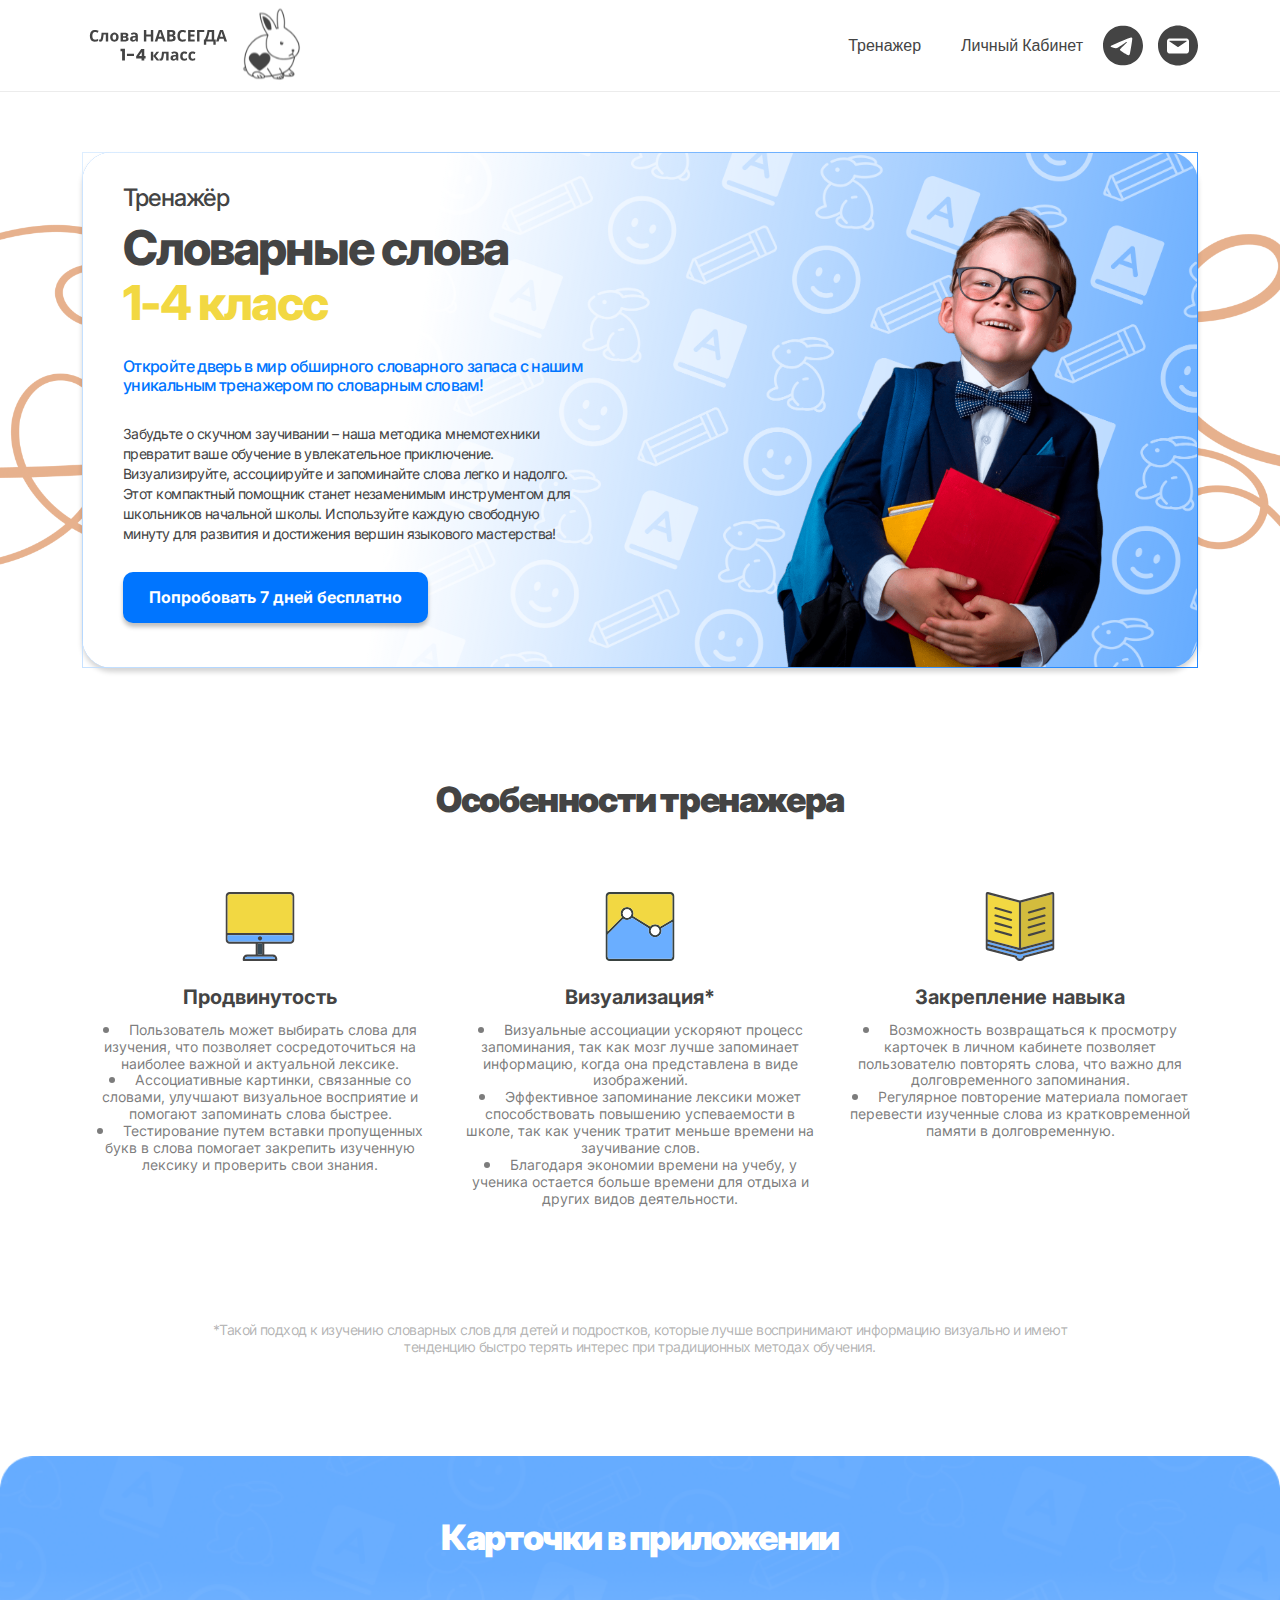
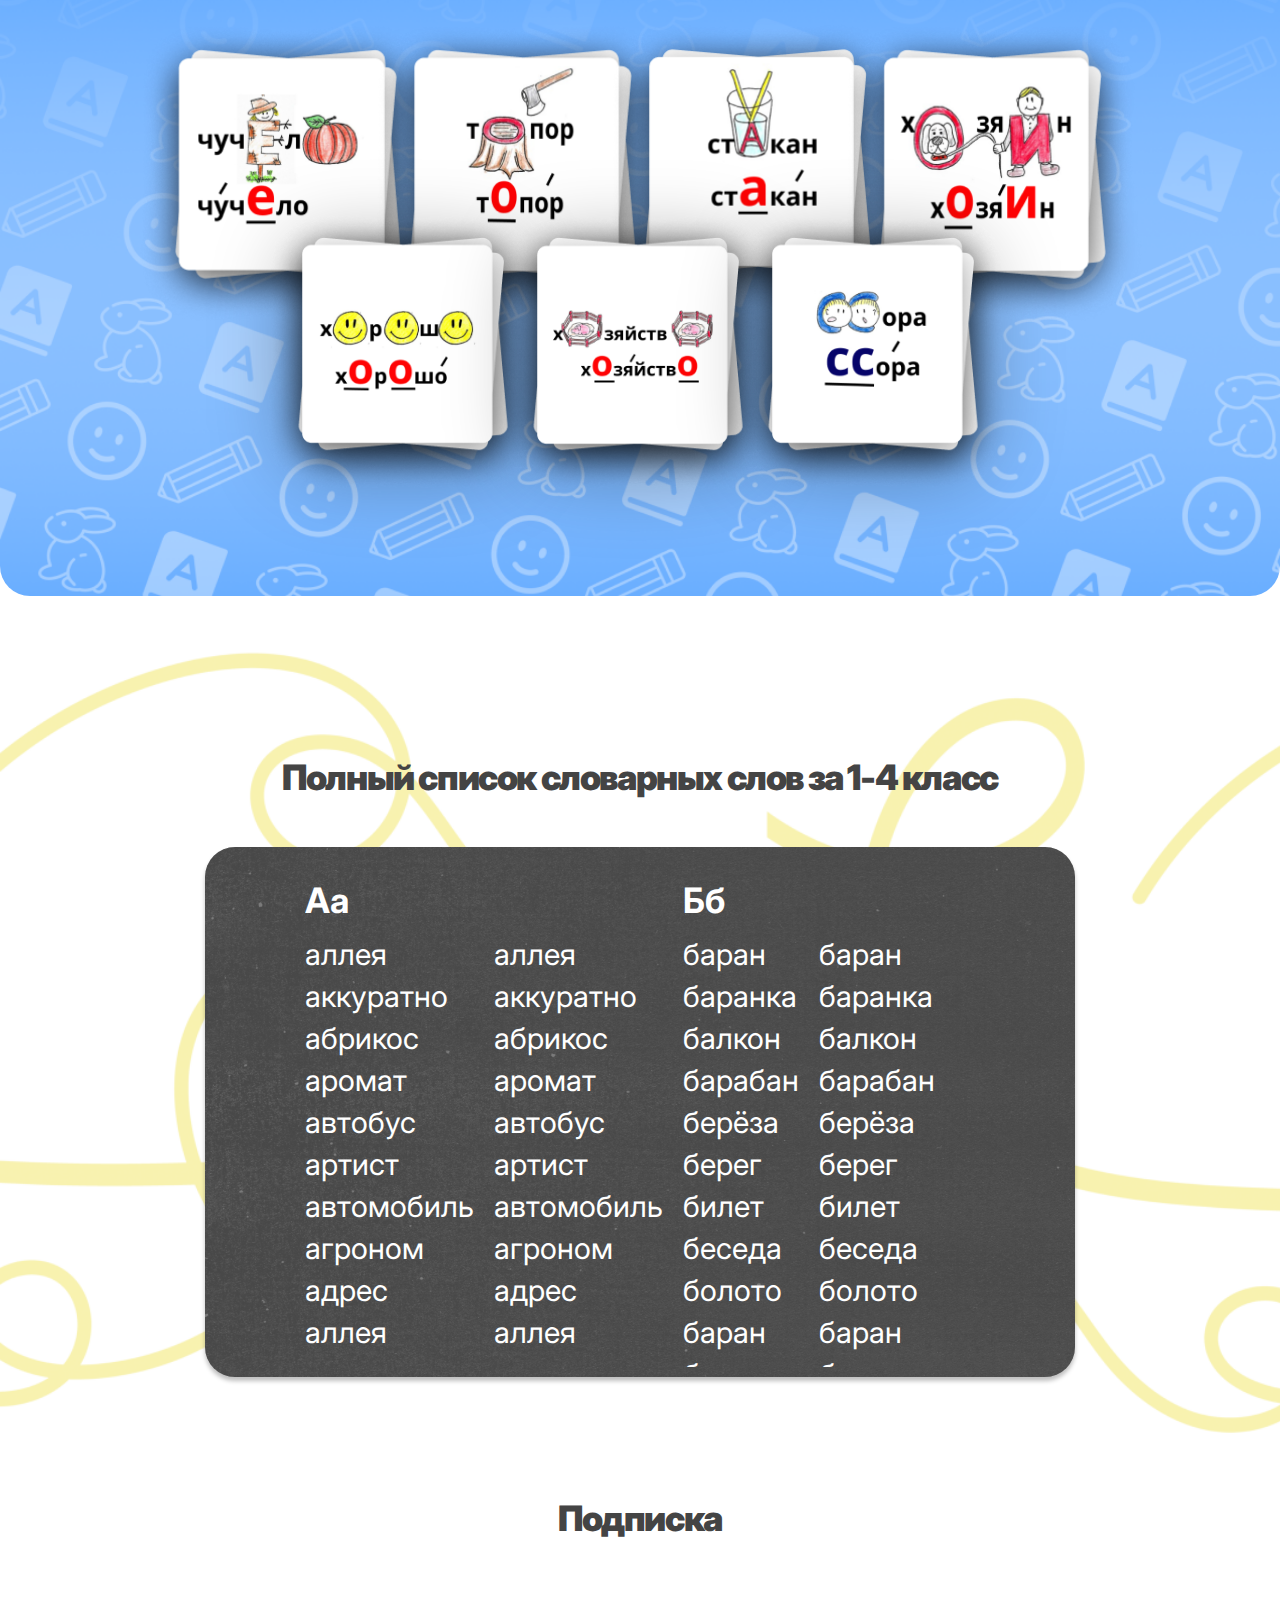
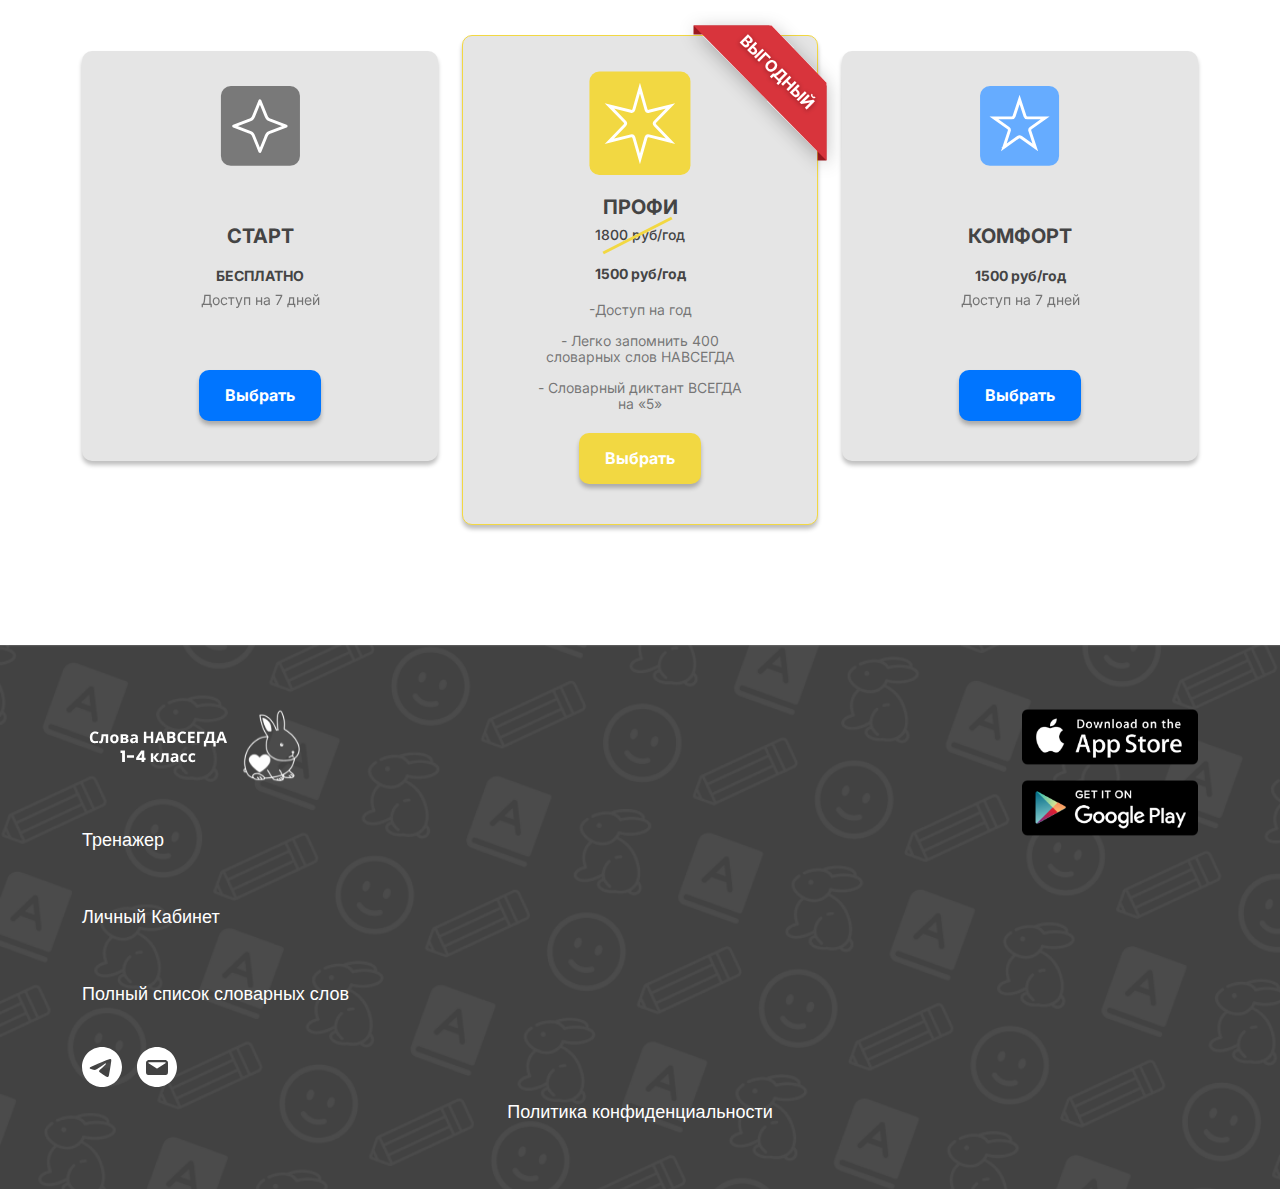
<file: pc-adding-words.html>
<!DOCTYPE html>
<html lang="ru">
	<head>
		<link
			rel="stylesheet"
			type="text/css"
			href="css/normalize.css"
			media="screen"
		/>
		<link
			rel="stylesheet"
			type="text/css"
			href="libs/bootstrap5/bootstrap.min.css"
			media="screen"
		/>
		<link
			rel="stylesheet"
			type="text/css"
			href="css/swiper-bundle.min.css"
			media="screen"
		/>
		<link
			rel="stylesheet"
			type="text/css"
			href="css/card-js.min.css"
			media="screen"
		/>
		<link
			rel="stylesheet icon"
			type="text/css"
			href="css/style.css"
			media="screen"
		/>
		<meta name="viewport" content="width=device-width, initial-scale=1.0" />
		<meta charset="UTF-8" />
		<title>Личный кабинет</title>
	</head>
	<body>
		<div class="wrapper">
			<div class="prsn-sec">
				<img src="images/main-bg.png" alt="" class="prsn-bg" />

				<div class="container-fluid p-0">
					<div class="prsn-rov">
						<div class="prsn-sidebar">
							<div class="side-logo">
								<a href="/index.html"><img src="images/logo.svg" alt="" /></a>
							</div>

							<div class="side-menu">
								<div
									class="nav flex-column nav-pills"
									id="v-pills-tab"
									role="tablist"
									aria-orientation="vertical"
								>
									<button
										class="nav-link active nav-link-cards"
										id="v-pills-home-tab"
										data-bs-toggle="pill"
										data-bs-target="#v-pills-home"
										type="button"
										role="tab"
										aria-controls="v-pills-home"
										aria-selected="false"
									>
										<span class="icon pc">
											<svg
												width="24"
												height="24"
												viewBox="0 0 24 24"
												fill="none"
												xmlns="http://www.w3.org/2000/svg"
											>
												<path
													d="M7 11.5C6.44772 11.5 6 11.0523 6 10.5V7C6 6.44772 6.44772 6 7 6H10.5C11.0523 6 11.5 6.44772 11.5 7V10.5C11.5 11.0523 11.0523 11.5 10.5 11.5H7ZM7 18C6.44772 18 6 17.5523 6 17V13.5C6 12.9477 6.44772 12.5 7 12.5H10.5C11.0523 12.5 11.5 12.9477 11.5 13.5V17C11.5 17.5523 11.0523 18 10.5 18H7ZM13.5 11.5C12.9477 11.5 12.5 11.0523 12.5 10.5V7C12.5 6.44772 12.9477 6 13.5 6H17C17.5523 6 18 6.44772 18 7V10.5C18 11.0523 17.5523 11.5 17 11.5H13.5ZM13.5 18C12.9477 18 12.5 17.5523 12.5 17V13.5C12.5 12.9477 12.9477 12.5 13.5 12.5H17C17.5523 12.5 18 12.9477 18 13.5V17C18 17.5523 17.5523 18 17 18H13.5ZM5 21C4.45 21 3.97933 20.8043 3.588 20.413C3.19667 20.0217 3.00067 19.5507 3 19V5C3 4.45 3.196 3.97933 3.588 3.588C3.98 3.19667 4.45067 3.00067 5 3H19C19.55 3 20.021 3.196 20.413 3.588C20.805 3.98 21.0007 4.45067 21 5V19C21 19.55 20.8043 20.021 20.413 20.413C20.0217 20.805 19.5507 21.0007 19 21H5ZM5 18C5 18.5523 5.44772 19 6 19H18C18.5523 19 19 18.5523 19 18V6C19 5.44772 18.5523 5 18 5H6C5.44772 5 5 5.44772 5 6V18Z"
													fill="#444444"
												/>
											</svg>
										</span>
										<span class="icon mob">
											<svg
												width="27"
												height="27"
												viewBox="0 0 27 27"
												fill="none"
												xmlns="http://www.w3.org/2000/svg"
											>
												<path
													opacity="0.6"
													d="M0.999998 12.375C0.447713 12.375 -2.08543e-06 11.9273 -1.98887e-06 11.375L-1.74846e-07 1C-7.82811e-08 0.447715 0.447715 7.8281e-08 1 1.74846e-07L11.375 1.98887e-06C11.9273 2.08543e-06 12.375 0.447717 12.375 1L12.375 11.375C12.375 11.9273 11.9273 12.375 11.375 12.375L0.999998 12.375ZM0.999996 27C0.447711 27 -4.64255e-06 26.5523 -4.54598e-06 26L-2.73196e-06 15.625C-2.6354e-06 15.0727 0.447713 14.625 0.999997 14.625L11.375 14.625C11.9273 14.625 12.375 15.0727 12.375 15.625L12.375 26C12.375 26.5523 11.9273 27 11.375 27L0.999996 27ZM15.625 12.375C15.0727 12.375 14.625 11.9273 14.625 11.375L14.625 1C14.625 0.447718 15.0727 2.6354e-06 15.625 2.73196e-06L26 4.54598e-06C26.5523 4.64255e-06 27 0.44772 27 1L27 11.375C27 11.9273 26.5523 12.375 26 12.375L15.625 12.375ZM15.625 27C15.0727 27 14.625 26.5523 14.625 26L14.625 15.625C14.625 15.0727 15.0727 14.625 15.625 14.625L26 14.625C26.5523 14.625 27 15.0727 27 15.625L27 26C27 26.5523 26.5523 27 26 27L15.625 27Z"
													fill="white"
												/>
											</svg>
										</span>
										<span class="text">Мои карточки</span>
									</button>
									<button
										class="nav-link"
										id="v-pills-profile-tab"
										data-bs-toggle="pill"
										data-bs-target="#v-pills-profile"
										type="button"
										role="tab"
										aria-controls="v-pills-profile"
										aria-selected="false"
									>
										<span class="icon pc">
											<svg
												width="24"
												height="24"
												viewBox="0 0 24 24"
												fill="none"
												xmlns="http://www.w3.org/2000/svg"
											>
												<path
													d="M18.75 18.6923C18.75 19.0274 18.633 19.3081 18.399 19.5344C18.165 19.7607 17.8757 19.8742 17.5312 19.875C17.1859 19.875 16.8967 19.7615 16.6635 19.5344C16.4303 19.3073 16.3133 19.0266 16.3125 18.6923L16.3125 5.6827C16.3125 5.3476 16.4295 5.06651 16.6635 4.83944C16.8975 4.61236 17.1867 4.49922 17.5312 4.5C17.8766 4.5 18.1662 4.61354 18.4002 4.84062C18.6342 5.0677 18.7508 5.34839 18.75 5.6827L18.75 18.6923ZM12.6562 18.6923C12.6562 19.0274 12.5392 19.3081 12.3052 19.5344C12.0712 19.7607 11.782 19.8742 11.4375 19.875C11.0922 19.875 10.8029 19.7615 10.5697 19.5344C10.3366 19.3073 10.2196 19.0266 10.2187 18.6923L10.2187 9.23077C10.2187 8.89568 10.3357 8.61459 10.5697 8.38751C10.8037 8.16044 11.093 8.04729 11.4375 8.04808C11.7828 8.04808 12.0725 8.16162 12.3065 8.3887C12.5405 8.61577 12.6571 8.89646 12.6562 9.23077L12.6562 18.6923ZM6.5625 18.6923C6.5625 19.0274 6.4455 19.3081 6.2115 19.5344C5.9775 19.7607 5.68825 19.8742 5.34375 19.875C4.99844 19.875 4.70919 19.7615 4.476 19.5344C4.24281 19.3073 4.12581 19.0266 4.125 18.6923L4.125 13.0745C4.125 12.7394 4.242 12.4583 4.476 12.2313C4.71 12.0042 4.99925 11.891 5.34375 11.8918C5.68906 11.8918 5.97872 12.0054 6.21272 12.2324C6.44672 12.4595 6.56331 12.7402 6.5625 13.0745L6.5625 18.6923Z"
													fill="#444444"
												/>
											</svg>
										</span>
										<span class="icon mob">
											<svg
												width="26"
												height="27"
												viewBox="0 0 26 27"
												fill="none"
												xmlns="http://www.w3.org/2000/svg"
											>
												<path
													opacity="0.6"
													d="M26 24.9231C26 25.5115 25.792 26.0045 25.376 26.4018C24.96 26.7992 24.4458 26.9986 23.8333 27C23.2194 27 22.7052 26.8006 22.2907 26.4018C21.8761 26.0031 21.6681 25.5102 21.6667 24.9231L21.6667 2.07693C21.6667 1.48847 21.8747 0.994849 22.2907 0.59608C22.7067 0.197311 23.2209 -0.00137978 23.8333 5.03271e-06C24.4472 5.11321e-06 24.9622 0.19939 25.3782 0.598159C25.7942 0.996929 26.0014 1.48985 26 2.07693L26 24.9231ZM15.1667 24.9231C15.1667 25.5115 14.9587 26.0045 14.5427 26.4018C14.1267 26.7992 13.6124 26.9986 13 27C12.3861 27 11.8719 26.8006 11.4573 26.4018C11.0428 26.0031 10.8348 25.5102 10.8333 24.9231L10.8333 8.30769C10.8333 7.71923 11.0413 7.22562 11.4573 6.82685C11.8733 6.42808 12.3876 6.22939 13 6.23077C13.6139 6.23077 14.1288 6.43016 14.5448 6.82893C14.9608 7.2277 15.1681 7.72062 15.1667 8.3077L15.1667 24.9231ZM4.33333 24.9231C4.33333 25.5115 4.12533 26.0045 3.70933 26.4018C3.29333 26.7992 2.77911 26.9986 2.16667 27C1.55278 27 1.03856 26.8006 0.624 26.4018C0.209445 26.0031 0.00144464 25.5102 2.72356e-07 24.9231L1.67259e-06 15.0577C1.74976e-06 14.4692 0.208002 13.9756 0.624002 13.5768C1.04 13.1781 1.55422 12.9794 2.16667 12.9808C2.78056 12.9808 3.2955 13.1802 3.7115 13.5789C4.1275 13.9777 4.33478 14.4706 4.33333 15.0577L4.33333 24.9231Z"
													fill="white"
												/>
											</svg>
										</span>
										<span class="text">Статистика</span>
									</button>
									<button
										class="nav-link"
										id="v-pills-messages-tab"
										data-bs-toggle="pill"
										data-bs-target="#v-pills-messages"
										type="button"
										role="tab"
										aria-controls="v-pills-messages"
										aria-selected="false"
									>
										<span class="icon pc">
											<svg
												width="24"
												height="25"
												viewBox="0 0 24 25"
												fill="none"
												xmlns="http://www.w3.org/2000/svg"
											>
												<path
													d="M4 18.5C3.71667 18.5 3.47933 18.404 3.288 18.212C3.09667 18.02 3.00067 17.7827 3 17.5C3 17.2167 3.096 16.9793 3.288 16.788C3.48 16.5967 3.71733 16.5007 4 16.5H15C15.2833 16.5 15.521 16.596 15.713 16.788C15.905 16.98 16.0007 17.2173 16 17.5C16 17.7833 15.904 18.021 15.712 18.213C15.52 18.405 15.2827 18.5007 15 18.5H4ZM4 13.5C3.71667 13.5 3.47933 13.404 3.288 13.212C3.09667 13.02 3.00067 12.7827 3 12.5C3 12.2167 3.096 11.9793 3.288 11.788C3.48 11.5967 3.71733 11.5007 4 11.5H12C12.2833 11.5 12.521 11.596 12.713 11.788C12.905 11.98 13.0007 12.2173 13 12.5C13 12.7833 12.904 13.021 12.712 13.213C12.52 13.405 12.2827 13.5007 12 13.5H4ZM4 8.5C3.71667 8.5 3.47933 8.404 3.288 8.212C3.09667 8.02 3.00067 7.78267 3 7.5C3 7.21667 3.096 6.97933 3.288 6.788C3.48 6.59667 3.71733 6.50067 4 6.5H15C15.2833 6.5 15.521 6.596 15.713 6.788C15.905 6.98 16.0007 7.21733 16 7.5C16 7.78333 15.904 8.021 15.712 8.213C15.52 8.405 15.2827 8.50067 15 8.5H4Z"
													fill="#444444"
												/>
											</svg>
										</span>
										<span class="icon mob">
											<svg
												width="21"
												height="27"
												viewBox="0 0 21 27"
												fill="none"
												xmlns="http://www.w3.org/2000/svg"
											>
												<g opacity="0.6">
													<path
														d="M15 8.50006C15 10.9853 12.9852 13.0001 10.5 13.0001C8.01472 13.0001 6 10.9853 6 8.50006C6 6.01478 8.01472 4.00006 10.5 4.00006C12.9852 4.00006 15 6.01478 15 8.50006Z"
														stroke="white"
														stroke-width="3"
														stroke-linecap="round"
														stroke-linejoin="round"
													/>
													<path
														d="M10.5 17.0001C5.80558 17.0001 2 20.5818 2 25.0001L19 25.0001C19 20.5818 15.1944 17.0001 10.5 17.0001Z"
														stroke="white"
														stroke-width="3"
														stroke-linecap="round"
														stroke-linejoin="round"
													/>
												</g>
											</svg>
										</span>
										<span class="text">Мои данные</span>
									</button>
									<button
										class="nav-link"
										id="v-pills-settings-tab"
										data-bs-toggle="pill"
										data-bs-target="#v-pills-settings"
										type="button"
										role="tab"
										aria-controls="v-pills-settings"
										aria-selected="false"
									>
										<span class="icon pc">
											<svg
												width="24"
												height="24"
												viewBox="0 0 24 24"
												fill="none"
												xmlns="http://www.w3.org/2000/svg"
											>
												<path
													d="M12 19.125C11.0144 19.125 10.0881 18.9387 9.22125 18.5662C8.35438 18.1937 7.60031 17.6886 6.95906 17.0509C6.31781 16.4128 5.81028 15.6623 5.43645 14.7996C5.06263 13.9369 4.87547 13.0151 4.875 12.0342C4.875 10.4979 5.32031 9.11515 6.21094 7.88607C7.10156 6.657 8.28313 5.80019 9.75563 5.31566C10.1 5.19748 10.4178 5.23884 10.7089 5.43974C11.0001 5.64065 11.1455 5.91246 11.145 6.25519C11.145 6.49155 11.0768 6.70711 10.9405 6.90187C10.8042 7.09663 10.6289 7.2297 10.4147 7.30108C9.39344 7.62017 8.57097 8.21414 7.9473 9.083C7.32362 9.95186 7.01202 10.9356 7.0125 12.0342C7.0125 13.4169 7.49653 14.59 8.46458 15.5534C9.43262 16.5168 10.6111 16.9982 12 16.9978C12.6175 16.9978 13.2143 16.8914 13.7905 16.6787C14.3667 16.4659 14.8802 16.1587 15.3309 15.7569C15.5091 15.5914 15.7259 15.5087 15.9814 15.5087C16.237 15.5087 16.4536 15.5914 16.6312 15.7569C16.9044 16.005 17.0469 16.2858 17.0588 16.5993C17.0706 16.9127 16.94 17.1873 16.6669 17.4232C16.0256 17.9787 15.3103 18.4013 14.5208 18.691C13.7314 18.9808 12.8911 19.1255 12 19.125ZM16.9875 12.0342C16.9875 10.9469 16.6728 9.96911 16.0434 9.10073C15.4141 8.23234 14.5887 7.63246 13.5675 7.30108C13.3537 7.23017 13.1787 7.09734 13.0424 6.90258C12.9061 6.70782 12.8377 6.49202 12.8372 6.25519C12.8372 5.91246 12.9828 5.64065 13.2739 5.43974C13.5651 5.23884 13.8827 5.19748 14.2266 5.31566C15.7109 5.81201 16.8984 6.67473 17.7891 7.9038C18.6797 9.13287 19.125 10.5097 19.125 12.0342C19.125 12.2469 19.116 12.4627 19.0979 12.6816C19.0799 12.9005 19.0473 13.1397 19.0003 13.3992C18.9409 13.7419 18.7659 13.9872 18.4752 14.1352C18.1845 14.2832 17.8667 14.2919 17.5219 14.1614C17.2962 14.0787 17.1212 13.9279 16.9968 13.709C16.8723 13.4902 16.8336 13.2628 16.8806 13.0269C16.9163 12.826 16.9431 12.6487 16.9611 12.4951C16.9792 12.3415 16.988 12.1878 16.9875 12.0342Z"
													fill="#444444"
												/>
											</svg>
										</span>
										<span class="icon mob">
											<svg
												width="25"
												height="25"
												viewBox="0 0 25 25"
												fill="none"
												xmlns="http://www.w3.org/2000/svg"
											>
												<path
													opacity="0.6"
													d="M12.5 25.0001C10.7708 25.0001 9.14583 24.6645 7.625 23.9934C6.10416 23.3222 4.78125 22.4121 3.65625 21.2631C2.53125 20.1132 1.64083 18.7611 0.984997 17.2066C0.329164 15.6522 0.000830887 13.9913 -2.13727e-06 12.2239C-1.65327e-06 9.45571 0.781249 6.96435 2.34375 4.7498C3.90625 2.53526 5.97917 0.991463 8.5625 0.118422C9.16667 -0.094515 9.72417 -0.019987 10.235 0.342006C10.7458 0.703999 11.0008 1.19375 11 1.81127C11 2.23715 10.8804 2.62554 10.6413 2.97646C10.4021 3.32738 10.0946 3.56715 9.71875 3.69576C7.92708 4.27069 6.48417 5.34092 5.39 6.90643C4.29583 8.47194 3.74917 10.2444 3.75 12.2239C3.75 14.7153 4.59916 16.8289 6.2975 18.5647C7.99583 20.3006 10.0633 21.1681 12.5 21.1672C13.5833 21.1673 14.6304 20.9756 15.6412 20.5923C16.6521 20.209 17.5529 19.6554 18.3437 18.9314C18.6562 18.6333 19.0367 18.4842 19.485 18.4842C19.9333 18.4842 20.3133 18.6333 20.625 18.9314C21.1042 19.3786 21.3542 19.8845 21.375 20.4492C21.3958 21.0139 21.1667 21.5088 20.6875 21.9338C19.5625 22.9346 18.3075 23.6961 16.9225 24.2182C15.5375 24.7403 14.0633 25.001 12.5 25.0001ZM21.25 12.2239C21.25 10.2649 20.6979 8.50303 19.5938 6.93837C18.4896 5.37371 17.0417 4.29284 15.25 3.69577C14.875 3.568 14.5679 3.32866 14.3288 2.97774C14.0896 2.62682 13.9696 2.238 13.9688 1.81127C13.9688 1.19375 14.2242 0.704 14.735 0.342007C15.2458 -0.019986 15.8029 -0.0945138 16.4063 0.118423C19.0104 1.01276 21.0938 2.5672 22.6563 4.78175C24.2188 6.99629 25 9.47701 25 12.2239C25 12.6072 24.9842 12.996 24.9525 13.3904C24.9208 13.7847 24.8638 14.2157 24.7813 14.6833C24.6771 15.3008 24.37 15.7429 23.86 16.0095C23.35 16.2761 22.7925 16.2918 22.1875 16.0568C21.7917 15.9077 21.4846 15.636 21.2663 15.2416C21.0479 14.8473 20.98 14.4376 21.0625 14.0126C21.125 13.6506 21.1721 13.3312 21.2038 13.0543C21.2354 12.7775 21.2508 12.5007 21.25 12.2239Z"
													fill="white"
												/>
											</svg>
										</span>
										<span class="text">Подписка</span>
									</button>

									<button
										class="nav-link mob"
										id="v-pills-last-tab"
										data-bs-toggle="pill"
										data-bs-target="#v-pills-last"
										type="button"
										role="tab"
										aria-controls="v-pills-last"
										aria-selected="true"
									>
										<span class="icon">
											<svg
												width="23"
												height="25"
												viewBox="0 0 23 25"
												fill="none"
												xmlns="http://www.w3.org/2000/svg"
											>
												<path
													d="M2.875 22.143L7.1875 22.143L7.1875 15.0001C7.1875 14.5954 7.3255 14.2563 7.6015 13.983C7.8775 13.7096 8.21866 13.5725 8.625 13.5715L14.375 13.5715C14.7823 13.5715 15.1239 13.7087 15.3999 13.983C15.6759 14.2573 15.8135 14.5963 15.8125 15.0001L15.8125 22.143L20.125 22.143L20.125 9.28584L11.5 2.85727L2.875 9.28583L2.875 22.143ZM-3.87158e-06 22.143L-1.62357e-06 9.28583C-1.54447e-06 8.83345 0.102061 8.40488 0.306186 8.00012C0.510311 7.59536 0.791582 7.26202 1.15 7.00012L9.775 0.571552C10.2781 0.1906 10.8531 0.000123968 11.5 0.000124081C12.1469 0.000124194 12.7219 0.190601 13.225 0.571553L21.85 7.00012C22.2094 7.26203 22.4911 7.59536 22.6952 8.00012C22.8994 8.40489 23.001 8.83346 23 9.28584L23 22.143C23 22.9287 22.7182 23.6015 22.1547 24.1615C21.5912 24.7215 20.9147 25.0011 20.125 25.0001L14.375 25.0001C13.9677 25.0001 13.6265 24.863 13.3515 24.5887C13.0765 24.3144 12.9385 23.9754 12.9375 23.5715L12.9375 16.4287L10.0625 16.4287L10.0625 23.5715C10.0625 23.9763 9.92449 24.3158 9.6485 24.5901C9.3725 24.8644 9.03133 25.0011 8.62499 25.0001L2.875 25.0001C2.08437 25.0001 1.40779 24.7206 0.845245 24.1615C0.282704 23.6025 0.000954324 22.9296 -3.87158e-06 22.143Z"
													fill="white"
												/>
											</svg>
										</span>
									</button>
								</div>
							</div>

							<div class="side-links">
								<a href="/index.html" class="back-home">Вернуться на сайт</a>
								<a href="#!" class="exit-btn">Выйти из аккаунта</a>
							</div>
						</div>

						<div class="prsn-content">
							<div class="content-head">
								<a href="#!"><img src="images/account-img.png" alt="" /></a>
							</div>

							<div class="tab-content" id="v-pills-tabContent">
								<div
									class="tab-pane fade active show"
									id="v-pills-home"
									role="tabpanel"
									aria-labelledby="v-pills-home-tab"
								>
									<div class="adding-words all-style">
										<div class="in-title">
											<span>Добавление слов</span>
											<p>Справочник</p>
										</div>
										<img class="loading" src="/images/loading.gif" alt="" />

										<div class="adding-block hide">
											<div class="adding-search">
												<div class="form-group">
													<input
														type="text"
														class="search"
														name="search"
														placeholder="Искать"
													/>
													<button type="button" class="adding-search">
														<img src="images/icons/search-icon.svg" alt="" />
													</button>
												</div>
												<div class="check-all">
													<label class="control control--checkbox">
														<input type="checkbox" id="select-all" />
														<div class="control__indicator"></div>
														<span>Выбрать все</span>
													</label>
												</div>
											</div>

											<div class="adding-list">
												<div class="adding-item item-а">
													<div class="word-title">
														<p>Аа</p>
													</div>
													<div class="words"></div>
												</div>
												<div class="adding-item item-б">
													<div class="word-title">
														<p>Бб</p>
													</div>
													<div class="words"></div>
												</div>
												<div class="adding-item item-в">
													<div class="word-title">
														<p>Вв</p>
													</div>
													<div class="words"></div>
												</div>
												<div class="adding-item item-г">
													<div class="word-title">
														<p>Гг</p>
													</div>
													<div class="words"></div>
												</div>
												<div class="adding-item item-д">
													<div class="word-title">
														<p>Дд</p>
													</div>
													<div class="words"></div>
												</div>
												<div class="adding-item item-е">
													<div class="word-title">
														<p>Ее</p>
													</div>
													<div class="words"></div>
												</div>
												<div class="adding-item item-ё">
													<div class="word-title">
														<p>Ёё</p>
													</div>
													<div class="words"></div>
												</div>
												<div class="adding-item item-ж">
													<div class="word-title">
														<p>Жж</p>
													</div>
													<div class="words"></div>
												</div>
												<div class="adding-item item-з">
													<div class="word-title">
														<p>Зз</p>
													</div>
													<div class="words"></div>
												</div>
												<div class="adding-item item-и">
													<div class="word-title">
														<p>Ии</p>
													</div>
													<div class="words"></div>
												</div>
												<div class="adding-item item-й">
													<div class="word-title">
														<p>Йй</p>
													</div>
													<div class="words"></div>
												</div>
												<div class="adding-item item-к">
													<div class="word-title">
														<p>Кк</p>
													</div>
													<div class="words"></div>
												</div>
												<div class="adding-item item-л">
													<div class="word-title">
														<p>Лл</p>
													</div>
													<div class="words"></div>
												</div>
												<div class="adding-item item-м">
													<div class="word-title">
														<p>Мм</p>
													</div>
													<div class="words"></div>
												</div>
												<div class="adding-item item-н">
													<div class="word-title">
														<p>Нн</p>
													</div>
													<div class="words"></div>
												</div>
												<div class="adding-item item-о">
													<div class="word-title">
														<p>Оо</p>
													</div>
													<div class="words"></div>
												</div>
												<div class="adding-item item-п">
													<div class="word-title">
														<p>Пп</p>
													</div>
													<div class="words"></div>
												</div>
												<div class="adding-item item-р">
													<div class="word-title">
														<p>Рр</p>
													</div>
													<div class="words"></div>
												</div>
												<div class="adding-item item-с">
													<div class="word-title">
														<p>Сс</p>
													</div>
													<div class="words"></div>
												</div>
												<div class="adding-item item-т">
													<div class="word-title">
														<p>Тт</p>
													</div>
													<div class="words"></div>
												</div>
												<div class="adding-item item-у">
													<div class="word-title">
														<p>Уу</p>
													</div>
													<div class="words"></div>
												</div>
												<div class="adding-item item-ф">
													<div class="word-title">
														<p>Фф</p>
													</div>
													<div class="words"></div>
												</div>
												<div class="adding-item item-х">
													<div class="word-title">
														<p>Хх</p>
													</div>
													<div class="words"></div>
												</div>
												<div class="adding-item item-ц">
													<div class="word-title">
														<p>Цц</p>
													</div>
													<div class="words"></div>
												</div>
												<div class="adding-item item-ч">
													<div class="word-title">
														<p>Чч</p>
													</div>
													<div class="words"></div>
												</div>
												<div class="adding-item item-ш">
													<div class="word-title">
														<p>Шш</p>
													</div>
													<div class="words"></div>
												</div>
												<div class="adding-item item-щ">
													<div class="word-title">
														<p>Щщ</p>
													</div>
													<div class="words"></div>
												</div>
												<div class="adding-item item-э">
													<div class="word-title">
														<p>Ээ</p>
													</div>
													<div class="words"></div>
												</div>
												<div class="adding-item item-ю">
													<div class="word-title">
														<p>Юю</p>
													</div>
													<div class="words"></div>
												</div>
												<div class="adding-item item-я">
													<div class="word-title">
														<p>Яя</p>
													</div>
													<div class="words"></div>
												</div>
											</div>

											<div class="adding-btn">
												<button disabled class="btn-add">Добавить</button>
											</div>
										</div>
									</div>
								</div>

								<div
									class="tab-pane fade"
									id="v-pills-profile"
									role="tabpanel"
									aria-labelledby="v-pills-profile-tab"
								>
									<div class="statistcs">
										<div class="in-title">
											<span>Статистика</span>
										</div>

										<div class="statistcs-table">
											<table class="table">
												<thead>
													<tr>
														<th scope="col">№</th>
														<th scope="col">СЛОВО</th>
														<th scope="col">КОЛИЧЕСТВО <br />ОШИБОК</th>
													</tr>
												</thead>
												<tbody>
													<tr>
														<td>1</td>
														<td>аккуратно</td>
														<td>5</td>
													</tr>
													<tr>
														<td>2</td>
														<td>абрикос</td>
														<td>5</td>
													</tr>
													<tr>
														<td>3</td>
														<td>агроном</td>
														<td>4</td>
													</tr>

													<tr>
														<td>4</td>
														<td>библиотека</td>
														<td>3</td>
													</tr>
													<tr>
														<td>5</td>
														<td>аллея</td>
														<td>3</td>
													</tr>
													<tr>
														<td>6</td>
														<td>аромат</td>
														<td>3</td>
													</tr>
													<tr>
														<td>7</td>
														<td>автобус</td>
														<td>2</td>
													</tr>
													<tr>
														<td>8</td>
														<td>артист</td>
														<td>2</td>
													</tr>
													<tr>
														<td>9</td>
														<td>берёза</td>
														<td>2</td>
													</tr>
													<tr>
														<td>10</td>
														<td>ботинки</td>
														<td>1</td>
													</tr>
												</tbody>
											</table>
										</div>
									</div>
								</div>

								<div
									class="tab-pane fade"
									id="v-pills-messages"
									role="tabpanel"
									aria-labelledby="v-pills-messages-tab"
								>
									<div class="my-data">
										<div class="in-title">
											<span>Мои данные</span>
										</div>

										<form
											class="editProfileData"
											name="editProfileData"
											action="#"
										>
											<div class="data-form">
												<div class="form-group">
													<input
														type="text"
														class="child_name"
														name="child_name"
														placeholder="Имя ребенка"
													/>
													<button type="button" class="change-btn">
														<svg
															width="17"
															height="16"
															viewBox="0 0 17 16"
															fill="none"
															xmlns="http://www.w3.org/2000/svg"
														>
															<path
																opacity="0.5"
																d="M2.08333 14.1493H3.38958L12.35 5.56224L11.0437 4.31042L2.08333 12.8975V14.1493ZM0.25 15.9062V12.1727L12.35 0.598872C12.5333 0.437818 12.7358 0.313368 12.9573 0.225521C13.1788 0.137674 13.4118 0.09375 13.6562 0.09375C13.9007 0.09375 14.1375 0.137674 14.3667 0.225521C14.5958 0.313368 14.7944 0.445139 14.9625 0.620833L16.2229 1.85069C16.4062 2.01175 16.5399 2.20208 16.624 2.4217C16.708 2.64132 16.75 2.86094 16.75 3.08056C16.75 3.31481 16.708 3.53809 16.624 3.75039C16.5399 3.96269 16.4062 4.15668 16.2229 4.33238L4.14583 15.9062H0.25ZM11.6854 4.94731L11.0437 4.31042L12.35 5.56224L11.6854 4.94731Z"
																fill="#A2A2A2"
															/>
														</svg>
													</button>
												</div>
												<div class="form-group">
													<input
														type="email"
														class="login"
														name="login"
														placeholder="Email"
													/>
													<button type="button" class="change-btn">
														<svg
															width="17"
															height="16"
															viewBox="0 0 17 16"
															fill="none"
															xmlns="http://www.w3.org/2000/svg"
														>
															<path
																opacity="0.5"
																d="M2.08333 14.1493H3.38958L12.35 5.56224L11.0437 4.31042L2.08333 12.8975V14.1493ZM0.25 15.9062V12.1727L12.35 0.598872C12.5333 0.437818 12.7358 0.313368 12.9573 0.225521C13.1788 0.137674 13.4118 0.09375 13.6562 0.09375C13.9007 0.09375 14.1375 0.137674 14.3667 0.225521C14.5958 0.313368 14.7944 0.445139 14.9625 0.620833L16.2229 1.85069C16.4062 2.01175 16.5399 2.20208 16.624 2.4217C16.708 2.64132 16.75 2.86094 16.75 3.08056C16.75 3.31481 16.708 3.53809 16.624 3.75039C16.5399 3.96269 16.4062 4.15668 16.2229 4.33238L4.14583 15.9062H0.25ZM11.6854 4.94731L11.0437 4.31042L12.35 5.56224L11.6854 4.94731Z"
																fill="#A2A2A2"
															/>
														</svg>
													</button>
												</div>
												<div class="form-group">
													<input
														type="password"
														class="password"
														name="password"
														value="123456"
														placeholder="Пароль"
													/>
													<button type="button" class="change-btn">
														<svg
															width="17"
															height="16"
															viewBox="0 0 17 16"
															fill="none"
															xmlns="http://www.w3.org/2000/svg"
														>
															<path
																opacity="0.5"
																d="M2.08333 14.1493H3.38958L12.35 5.56224L11.0437 4.31042L2.08333 12.8975V14.1493ZM0.25 15.9062V12.1727L12.35 0.598872C12.5333 0.437818 12.7358 0.313368 12.9573 0.225521C13.1788 0.137674 13.4118 0.09375 13.6562 0.09375C13.9007 0.09375 14.1375 0.137674 14.3667 0.225521C14.5958 0.313368 14.7944 0.445139 14.9625 0.620833L16.2229 1.85069C16.4062 2.01175 16.5399 2.20208 16.624 2.4217C16.708 2.64132 16.75 2.86094 16.75 3.08056C16.75 3.31481 16.708 3.53809 16.624 3.75039C16.5399 3.96269 16.4062 4.15668 16.2229 4.33238L4.14583 15.9062H0.25ZM11.6854 4.94731L11.0437 4.31042L12.35 5.56224L11.6854 4.94731Z"
																fill="#A2A2A2"
															/>
														</svg>
													</button>
												</div>
												<div class="form-group">
													<input
														type="password"
														value="123456"
														name="confirm_password"
														placeholder="Подтверждение пароля"
													/>
													<button type="button" class="change-btn">
														<svg
															width="17"
															height="16"
															viewBox="0 0 17 16"
															fill="none"
															xmlns="http://www.w3.org/2000/svg"
														>
															<path
																opacity="0.5"
																d="M2.08333 14.1493H3.38958L12.35 5.56224L11.0437 4.31042L2.08333 12.8975V14.1493ZM0.25 15.9062V12.1727L12.35 0.598872C12.5333 0.437818 12.7358 0.313368 12.9573 0.225521C13.1788 0.137674 13.4118 0.09375 13.6562 0.09375C13.9007 0.09375 14.1375 0.137674 14.3667 0.225521C14.5958 0.313368 14.7944 0.445139 14.9625 0.620833L16.2229 1.85069C16.4062 2.01175 16.5399 2.20208 16.624 2.4217C16.708 2.64132 16.75 2.86094 16.75 3.08056C16.75 3.31481 16.708 3.53809 16.624 3.75039C16.5399 3.96269 16.4062 4.15668 16.2229 4.33238L4.14583 15.9062H0.25ZM11.6854 4.94731L11.0437 4.31042L12.35 5.56224L11.6854 4.94731Z"
																fill="#A2A2A2"
															/>
														</svg>
													</button>
												</div>

												<div class="form-btns">
													<button type="submit" class="save-btn">
														Сохранить данные
													</button>
													<button
														type="button"
														data-bs-toggle="modal"
														data-bs-target="#deleteConfirm"
														class="delete-btn"
													>
														Удалить профиль
													</button>
												</div>
											</div>
										</form>
									</div>
								</div>

								<div
									class="tab-pane fade"
									id="v-pills-settings"
									role="tabpanel"
									aria-labelledby="v-pills-settings-tab"
								>
									<div class="subs-tab mb-4 subscribed">
										<div class="top-title">
											<span>ПОДПИСКА СТАРТ:</span>
											<p>Действительна с 01.01.2024 по 01.01.2025</p>
											<button
												class="extend"
												data-bs-toggle="modal"
												data-bs-target="#paymentModal"
											>
												Продлить
											</button>
										</div>

										<div class="in-title">
											<span>Сменить подписку</span>
										</div>

										<div class="row subs-rov mlr-8">
											<div class="col-lg-4 plr-8">
												<div class="subs-block active">
													<img
														src="images/icons/red-mark.svg"
														alt=""
														class="mark-img"
													/>

													<div class="subs-img">
														<img src="images/icons/subs-icon2.svg" alt="" />
													</div>
													<div class="subs-text">
														<span>ПРОФИ <span>1800 руб/год</span></span>
														<p>1500 руб/год</p>
														<ul>
															<li>-Доступ на год</li>
															<li>
																- Легко запомнить 400 словарных слов НАВСЕГДА
															</li>
															<li>- Словарный диктант ВСЕГДА на «5»</li>
														</ul>
													</div>
													<div class="subs-link">
														<button
															class="blue-btn prof"
															data-bs-toggle="modal"
															data-bs-target="#paymentModal"
														>
															Выбрать
														</button>
													</div>
												</div>
											</div>

											<div class="col-lg-4 plr-8">
												<div class="subs-block">
													<div class="subs-img">
														<img src="images/icons/subs-icon3.svg" alt="" />
													</div>
													<div class="subs-text">
														<span>КОМФОРТ</span>
														<p>1500 руб/год <span>Доступ на 7 дней</span></p>
													</div>
													<div class="subs-link">
														<button
															class="blue-btn comfort"
															data-bs-toggle="modal"
															data-bs-target="#paymentModal"
														>
															Выбрать
														</button>
													</div>
												</div>
											</div>
										</div>
									</div>
								</div>

								<div
									class="tab-pane fade"
									id="v-pills-last"
									role="tabpanel"
									aria-labelledby="v-pills-last-tab"
								>
									<div class="mob">
										<div class="last-tab">
											<div class="last-title">
												<span>ДОБРО ПОЖАЛОВАТЬ!</span>
												<p>Можете перейти к тестам</p>
											</div>
											<div class="last-btn">
												<a href="#!" class="blue-btn">Пройти тестирование</a>
											</div>
										</div>
									</div>
								</div>
							</div>
						</div>
					</div>
				</div>
			</div>
		</div>
		<!-- Modal Payment -->
		<div class="modal fade" id="paymentModal" tabindex="-1" aria-hidden="true">
			<div class="modal-dialog">
				<div class="modal-content">
					<div class="modal-body">
						<button
							type="button"
							class="modal-close"
							data-bs-dismiss="modal"
							aria-label="Close"
						>
							<svg
								width="16"
								height="16"
								viewBox="0 0 16 16"
								fill="none"
								xmlns="http://www.w3.org/2000/svg"
							>
								<path
									d="M15 1L1 15M1 1L15 15"
									stroke="#A2A2A2"
									stroke-width="1.5"
									stroke-linecap="round"
									stroke-linejoin="round"
								/>
							</svg>
						</button>
						<div class="title-modal">
							<p>ОПЛАТА ТАРИФА <span>КОМФОРТ</span></p>
						</div>

						<form action="#!" name="payment-form" id="subscription-form">
							<div class="modal-card card">
								<div class="card-js stripe" data-stripe="true">
									<input
										class="card-number my-custom-class"
										name="card-number"
										placeholder="Номер Карты"
									/>
									<input
										class="expiry-month"
										name="expiry-month"
										placeholder="ММ"
									/>
									<input
										class="expiry-year"
										name="expiry-year"
										placeholder="ГГ"
									/>
									<input class="cvc" name="cvc" placeholder="CVV" />
								</div>

								<div class="check-email">
									<label class="control control--checkbox">
										<input type="checkbox" />
										<div class="control__indicator"></div>
										<span>Отправить квитанцию на E-mail</span>
									</label>
								</div>

								<div class="form-btn">
									<button
										type="button"
										class="send-btn"
										data-bs-toggle="modal"
										data-bs-target="#successModal"
									>
										Оплатить
									</button>
									<span
										>При оплате данные вашей карты сохраняются
										<img src="images/icons/question-icon.svg" alt=""
									/></span>
								</div>
							</div>
						</form>
					</div>
				</div>
			</div>
		</div>

		<!-- Modal Success -->
		<div class="modal fade" id="successModal" tabindex="-1" aria-hidden="true">
			<div class="modal-dialog">
				<div class="modal-content">
					<div class="modal-body">
						<div class="success-modal">
							<img src="images/icons/success-icon.svg" alt="" />
							<span>УСПЕШНАЯ ОПЛАТА!</span>
							<p>Оплата выбранного тарифа произошла успешно</p>
							<div class="success-btn">
								<button data-bs-dismiss="modal" aria-label="Close">
									Готово
								</button>
								<span
									>При оплате данные вашей карты сохраняются
									<img src="images/icons/question-icon.svg" alt=""
								/></span>
							</div>
						</div>
					</div>
				</div>
			</div>
		</div>

		<!-- Modal Fail -->
		<div class="modal fade" id="failModal" tabindex="-1" aria-hidden="true">
			<div class="modal-dialog">
				<div class="modal-content">
					<div class="modal-body">
						<div class="success-modal">
							<img src="images/icons/fail-icon.svg" alt="" />
							<span>ОПЛАТА НЕ ПРОШЛА!</span>
							<p>Оплата выбранного тарифа не прошла, попробуйте ещё раз</p>
							<div class="success-btn">
								<button data-bs-dismiss="modal" aria-label="Close">
									Готово
								</button>
								<span
									>При оплате данные вашей карты сохраняются
									<img src="images/icons/question-icon.svg" alt=""
								/></span>
							</div>
						</div>
					</div>
				</div>
			</div>
		</div>

		<div class="modal fade" id="deleteConfirm" tabindex="-1" aria-hidden="true">
			<div class="modal-dialog">
				<div class="modal-content">
					<div class="modal-body">
						<button
							type="button"
							class="modal-close"
							data-bs-dismiss="modal"
							aria-label="Close"
						>
							<svg
								width="16"
								height="16"
								viewBox="0 0 16 16"
								fill="none"
								xmlns="http://www.w3.org/2000/svg"
							>
								<path
									d="M15 1L1 15M1 1L15 15"
									stroke="#A2A2A2"
									stroke-width="1.5"
									stroke-linecap="round"
									stroke-linejoin="round"
								/>
							</svg>
						</button>
						<div class="title-modal">
							<p>Подтверждение</p>
						</div>

						<div class="confirm-container">
							<button
								type="submit"
								data-bs-dismiss="modal"
								aria-label="Close"
								class="send-btn confirm-delete-btn"
							>
								Удалить
							</button>
							<button
								type="submit"
								data-bs-dismiss="modal"
								aria-label="Close"
								class="send-btn cancel-btn"
							>
								Оставить
							</button>
						</div>
					</div>
				</div>
			</div>
		</div>

		<script src="js/jquery-3.7.0.min.js"></script>
		<script src="js/jquery.validate.min.js"></script>
		<script src="libs/bootstrap5/popper.js"></script>
		<script src="libs/bootstrap5/bootstrap.min.js"></script>
		<script src="js/swiper-bundle.min.js"></script>
		<script src="js/card.min.js"></script>
		<script src="js/script.js"></script>
	</body>
</html>
</file>
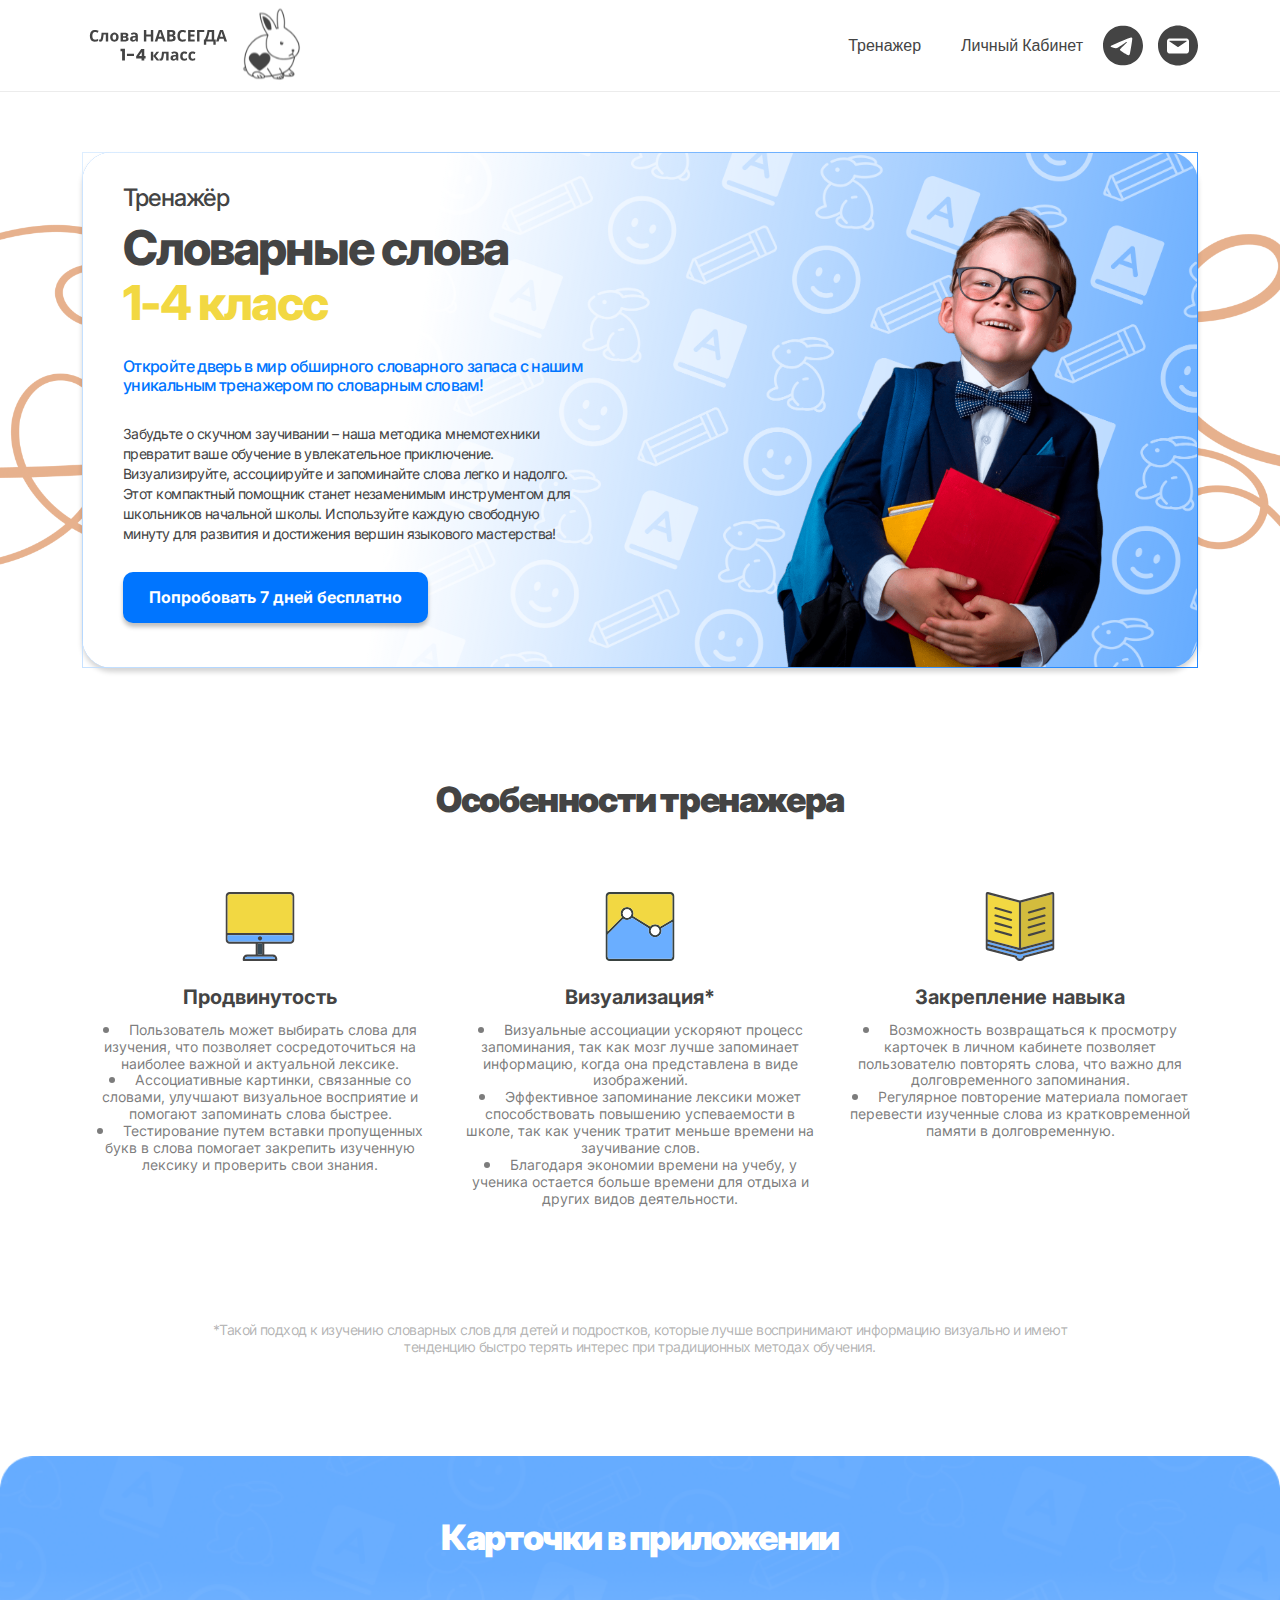
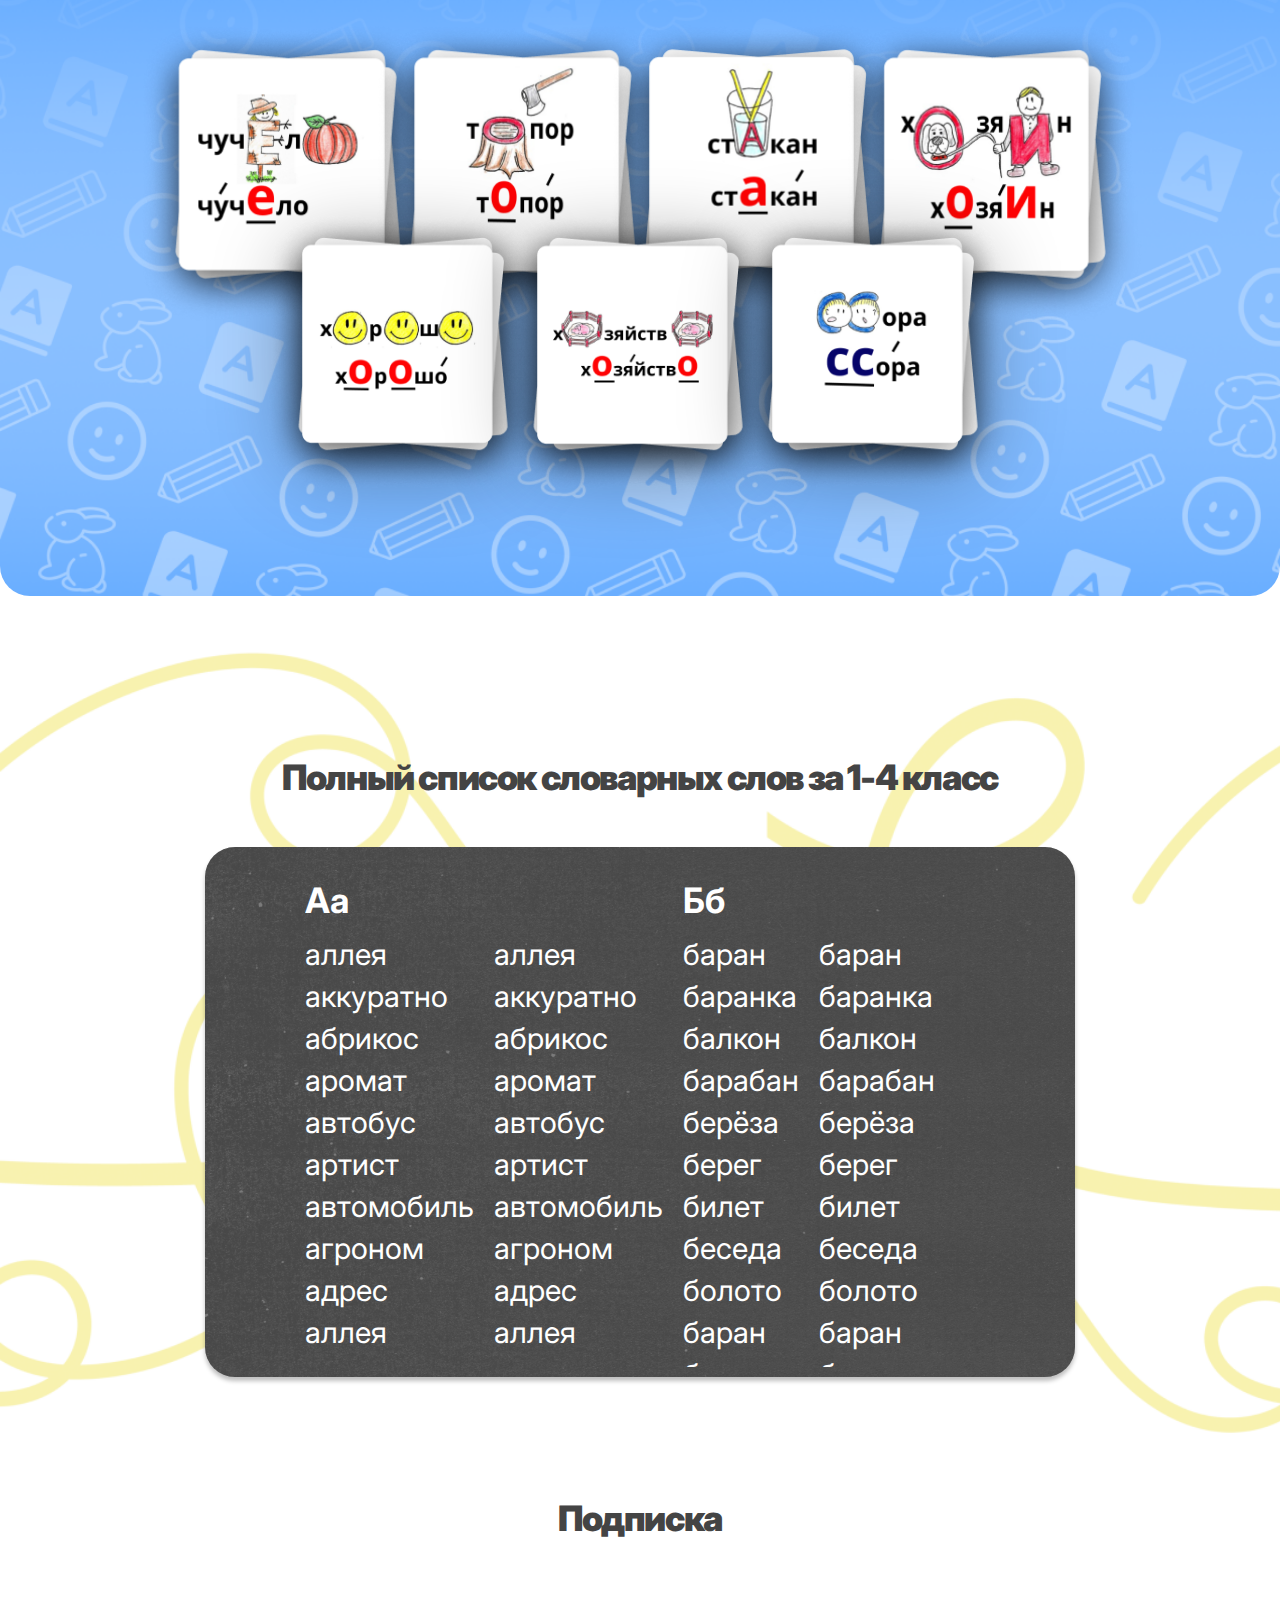
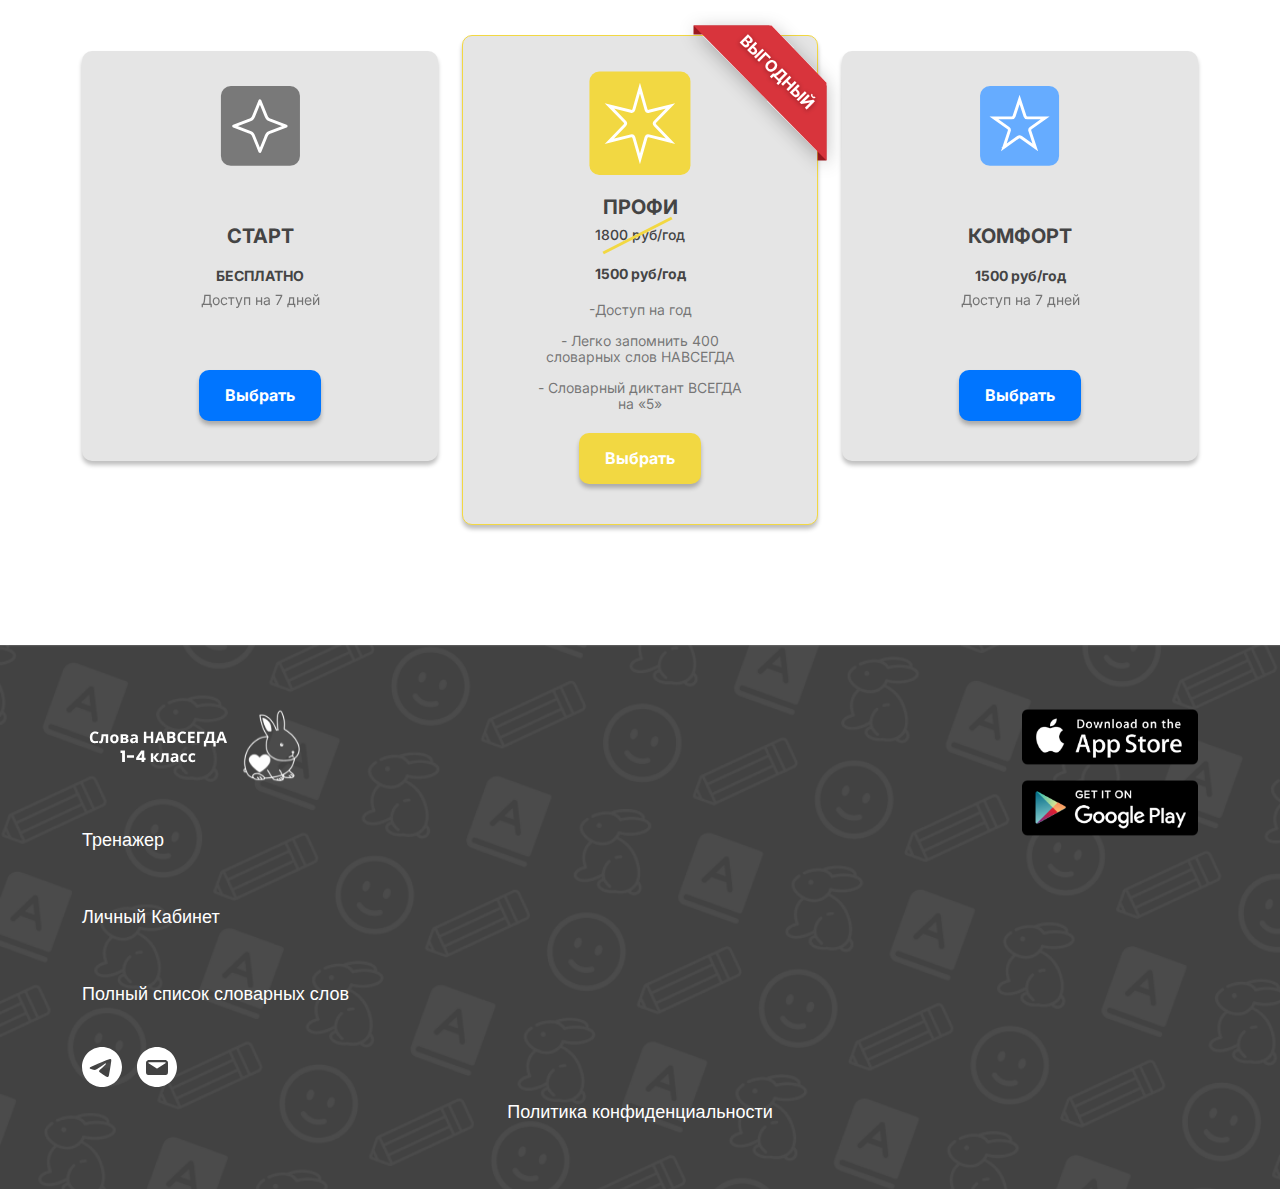
<file: personal-cabinet.html>
<!DOCTYPE html>
<html lang="ru">
	<head>
		<link
			rel="stylesheet"
			type="text/css"
			href="css/normalize.css"
			media="screen"
		/>
		<link
			rel="stylesheet"
			type="text/css"
			href="libs/bootstrap5/bootstrap.min.css"
			media="screen"
		/>
		<link
			rel="stylesheet"
			type="text/css"
			href="css/swiper-bundle.min.css"
			media="screen"
		/>
		<link
			rel="stylesheet"
			type="text/css"
			href="css/card-js.min.css"
			media="screen"
		/>
		<link
			rel="stylesheet icon"
			type="text/css"
			href="css/style.css"
			media="screen"
		/>
		<meta name="viewport" content="width=device-width, initial-scale=1.0" />
		<meta charset="UTF-8" />
		<title>Личный кабинет</title>
	</head>

	<body>
		<div class="wrapper">
			<div class="prsn-sec">
				<img src="images/main-bg.png" alt="" class="prsn-bg" />

				<div class="container-fluid p-0">
					<div class="prsn-rov">
						<div class="prsn-sidebar">
							<div class="side-logo">
								<a href="/index.html"><img src="images/logo.svg" alt="" /></a>
							</div>

							<div class="side-menu">
								<div
									class="nav flex-column nav-pills"
									id="v-pills-tab"
									role="tablist"
									aria-orientation="vertical"
								>
									<button
										class="nav-link active nav-link-cards"
										id="v-pills-home-tab"
										data-bs-toggle="pill"
										data-bs-target="#v-pills-home"
										type="button"
										role="tab"
										aria-controls="v-pills-home"
										aria-selected="false"
									>
										<span class="icon pc">
											<svg
												width="24"
												height="24"
												viewBox="0 0 24 24"
												fill="none"
												xmlns="http://www.w3.org/2000/svg"
											>
												<path
													d="M7 11.5C6.44772 11.5 6 11.0523 6 10.5V7C6 6.44772 6.44772 6 7 6H10.5C11.0523 6 11.5 6.44772 11.5 7V10.5C11.5 11.0523 11.0523 11.5 10.5 11.5H7ZM7 18C6.44772 18 6 17.5523 6 17V13.5C6 12.9477 6.44772 12.5 7 12.5H10.5C11.0523 12.5 11.5 12.9477 11.5 13.5V17C11.5 17.5523 11.0523 18 10.5 18H7ZM13.5 11.5C12.9477 11.5 12.5 11.0523 12.5 10.5V7C12.5 6.44772 12.9477 6 13.5 6H17C17.5523 6 18 6.44772 18 7V10.5C18 11.0523 17.5523 11.5 17 11.5H13.5ZM13.5 18C12.9477 18 12.5 17.5523 12.5 17V13.5C12.5 12.9477 12.9477 12.5 13.5 12.5H17C17.5523 12.5 18 12.9477 18 13.5V17C18 17.5523 17.5523 18 17 18H13.5ZM5 21C4.45 21 3.97933 20.8043 3.588 20.413C3.19667 20.0217 3.00067 19.5507 3 19V5C3 4.45 3.196 3.97933 3.588 3.588C3.98 3.19667 4.45067 3.00067 5 3H19C19.55 3 20.021 3.196 20.413 3.588C20.805 3.98 21.0007 4.45067 21 5V19C21 19.55 20.8043 20.021 20.413 20.413C20.0217 20.805 19.5507 21.0007 19 21H5ZM5 18C5 18.5523 5.44772 19 6 19H18C18.5523 19 19 18.5523 19 18V6C19 5.44772 18.5523 5 18 5H6C5.44772 5 5 5.44772 5 6V18Z"
													fill="#444444"
												/>
											</svg>
										</span>
										<span class="icon mob">
											<svg
												width="27"
												height="27"
												viewBox="0 0 27 27"
												fill="none"
												xmlns="http://www.w3.org/2000/svg"
											>
												<path
													opacity="0.6"
													d="M0.999998 12.375C0.447713 12.375 -2.08543e-06 11.9273 -1.98887e-06 11.375L-1.74846e-07 1C-7.82811e-08 0.447715 0.447715 7.8281e-08 1 1.74846e-07L11.375 1.98887e-06C11.9273 2.08543e-06 12.375 0.447717 12.375 1L12.375 11.375C12.375 11.9273 11.9273 12.375 11.375 12.375L0.999998 12.375ZM0.999996 27C0.447711 27 -4.64255e-06 26.5523 -4.54598e-06 26L-2.73196e-06 15.625C-2.6354e-06 15.0727 0.447713 14.625 0.999997 14.625L11.375 14.625C11.9273 14.625 12.375 15.0727 12.375 15.625L12.375 26C12.375 26.5523 11.9273 27 11.375 27L0.999996 27ZM15.625 12.375C15.0727 12.375 14.625 11.9273 14.625 11.375L14.625 1C14.625 0.447718 15.0727 2.6354e-06 15.625 2.73196e-06L26 4.54598e-06C26.5523 4.64255e-06 27 0.44772 27 1L27 11.375C27 11.9273 26.5523 12.375 26 12.375L15.625 12.375ZM15.625 27C15.0727 27 14.625 26.5523 14.625 26L14.625 15.625C14.625 15.0727 15.0727 14.625 15.625 14.625L26 14.625C26.5523 14.625 27 15.0727 27 15.625L27 26C27 26.5523 26.5523 27 26 27L15.625 27Z"
													fill="white"
												/>
											</svg>
										</span>
										<span class="text">Мои карточки</span>
									</button>
									<button
										class="nav-link"
										id="v-pills-profile-tab"
										data-bs-toggle="pill"
										data-bs-target="#v-pills-profile"
										type="button"
										role="tab"
										aria-controls="v-pills-profile"
										aria-selected="false"
									>
										<span class="icon pc">
											<svg
												width="24"
												height="24"
												viewBox="0 0 24 24"
												fill="none"
												xmlns="http://www.w3.org/2000/svg"
											>
												<path
													d="M18.75 18.6923C18.75 19.0274 18.633 19.3081 18.399 19.5344C18.165 19.7607 17.8757 19.8742 17.5312 19.875C17.1859 19.875 16.8967 19.7615 16.6635 19.5344C16.4303 19.3073 16.3133 19.0266 16.3125 18.6923L16.3125 5.6827C16.3125 5.3476 16.4295 5.06651 16.6635 4.83944C16.8975 4.61236 17.1867 4.49922 17.5312 4.5C17.8766 4.5 18.1662 4.61354 18.4002 4.84062C18.6342 5.0677 18.7508 5.34839 18.75 5.6827L18.75 18.6923ZM12.6562 18.6923C12.6562 19.0274 12.5392 19.3081 12.3052 19.5344C12.0712 19.7607 11.782 19.8742 11.4375 19.875C11.0922 19.875 10.8029 19.7615 10.5697 19.5344C10.3366 19.3073 10.2196 19.0266 10.2187 18.6923L10.2187 9.23077C10.2187 8.89568 10.3357 8.61459 10.5697 8.38751C10.8037 8.16044 11.093 8.04729 11.4375 8.04808C11.7828 8.04808 12.0725 8.16162 12.3065 8.3887C12.5405 8.61577 12.6571 8.89646 12.6562 9.23077L12.6562 18.6923ZM6.5625 18.6923C6.5625 19.0274 6.4455 19.3081 6.2115 19.5344C5.9775 19.7607 5.68825 19.8742 5.34375 19.875C4.99844 19.875 4.70919 19.7615 4.476 19.5344C4.24281 19.3073 4.12581 19.0266 4.125 18.6923L4.125 13.0745C4.125 12.7394 4.242 12.4583 4.476 12.2313C4.71 12.0042 4.99925 11.891 5.34375 11.8918C5.68906 11.8918 5.97872 12.0054 6.21272 12.2324C6.44672 12.4595 6.56331 12.7402 6.5625 13.0745L6.5625 18.6923Z"
													fill="#444444"
												/>
											</svg>
										</span>
										<span class="icon mob">
											<svg
												width="26"
												height="27"
												viewBox="0 0 26 27"
												fill="none"
												xmlns="http://www.w3.org/2000/svg"
											>
												<path
													opacity="0.6"
													d="M26 24.9231C26 25.5115 25.792 26.0045 25.376 26.4018C24.96 26.7992 24.4458 26.9986 23.8333 27C23.2194 27 22.7052 26.8006 22.2907 26.4018C21.8761 26.0031 21.6681 25.5102 21.6667 24.9231L21.6667 2.07693C21.6667 1.48847 21.8747 0.994849 22.2907 0.59608C22.7067 0.197311 23.2209 -0.00137978 23.8333 5.03271e-06C24.4472 5.11321e-06 24.9622 0.19939 25.3782 0.598159C25.7942 0.996929 26.0014 1.48985 26 2.07693L26 24.9231ZM15.1667 24.9231C15.1667 25.5115 14.9587 26.0045 14.5427 26.4018C14.1267 26.7992 13.6124 26.9986 13 27C12.3861 27 11.8719 26.8006 11.4573 26.4018C11.0428 26.0031 10.8348 25.5102 10.8333 24.9231L10.8333 8.30769C10.8333 7.71923 11.0413 7.22562 11.4573 6.82685C11.8733 6.42808 12.3876 6.22939 13 6.23077C13.6139 6.23077 14.1288 6.43016 14.5448 6.82893C14.9608 7.2277 15.1681 7.72062 15.1667 8.3077L15.1667 24.9231ZM4.33333 24.9231C4.33333 25.5115 4.12533 26.0045 3.70933 26.4018C3.29333 26.7992 2.77911 26.9986 2.16667 27C1.55278 27 1.03856 26.8006 0.624 26.4018C0.209445 26.0031 0.00144464 25.5102 2.72356e-07 24.9231L1.67259e-06 15.0577C1.74976e-06 14.4692 0.208002 13.9756 0.624002 13.5768C1.04 13.1781 1.55422 12.9794 2.16667 12.9808C2.78056 12.9808 3.2955 13.1802 3.7115 13.5789C4.1275 13.9777 4.33478 14.4706 4.33333 15.0577L4.33333 24.9231Z"
													fill="white"
												/>
											</svg>
										</span>
										<span class="text">Статистика</span>
									</button>
									<button
										class="nav-link"
										id="v-pills-messages-tab"
										data-bs-toggle="pill"
										data-bs-target="#v-pills-messages"
										type="button"
										role="tab"
										aria-controls="v-pills-messages"
										aria-selected="false"
									>
										<span class="icon pc">
											<svg
												width="24"
												height="25"
												viewBox="0 0 24 25"
												fill="none"
												xmlns="http://www.w3.org/2000/svg"
											>
												<path
													d="M4 18.5C3.71667 18.5 3.47933 18.404 3.288 18.212C3.09667 18.02 3.00067 17.7827 3 17.5C3 17.2167 3.096 16.9793 3.288 16.788C3.48 16.5967 3.71733 16.5007 4 16.5H15C15.2833 16.5 15.521 16.596 15.713 16.788C15.905 16.98 16.0007 17.2173 16 17.5C16 17.7833 15.904 18.021 15.712 18.213C15.52 18.405 15.2827 18.5007 15 18.5H4ZM4 13.5C3.71667 13.5 3.47933 13.404 3.288 13.212C3.09667 13.02 3.00067 12.7827 3 12.5C3 12.2167 3.096 11.9793 3.288 11.788C3.48 11.5967 3.71733 11.5007 4 11.5H12C12.2833 11.5 12.521 11.596 12.713 11.788C12.905 11.98 13.0007 12.2173 13 12.5C13 12.7833 12.904 13.021 12.712 13.213C12.52 13.405 12.2827 13.5007 12 13.5H4ZM4 8.5C3.71667 8.5 3.47933 8.404 3.288 8.212C3.09667 8.02 3.00067 7.78267 3 7.5C3 7.21667 3.096 6.97933 3.288 6.788C3.48 6.59667 3.71733 6.50067 4 6.5H15C15.2833 6.5 15.521 6.596 15.713 6.788C15.905 6.98 16.0007 7.21733 16 7.5C16 7.78333 15.904 8.021 15.712 8.213C15.52 8.405 15.2827 8.50067 15 8.5H4Z"
													fill="#444444"
												/>
											</svg>
										</span>
										<span class="icon mob">
											<svg
												width="21"
												height="27"
												viewBox="0 0 21 27"
												fill="none"
												xmlns="http://www.w3.org/2000/svg"
											>
												<g opacity="0.6">
													<path
														d="M15 8.50006C15 10.9853 12.9852 13.0001 10.5 13.0001C8.01472 13.0001 6 10.9853 6 8.50006C6 6.01478 8.01472 4.00006 10.5 4.00006C12.9852 4.00006 15 6.01478 15 8.50006Z"
														stroke="white"
														stroke-width="3"
														stroke-linecap="round"
														stroke-linejoin="round"
													/>
													<path
														d="M10.5 17.0001C5.80558 17.0001 2 20.5818 2 25.0001L19 25.0001C19 20.5818 15.1944 17.0001 10.5 17.0001Z"
														stroke="white"
														stroke-width="3"
														stroke-linecap="round"
														stroke-linejoin="round"
													/>
												</g>
											</svg>
										</span>
										<span class="text">Мои данные</span>
									</button>
									<button
										class="nav-link"
										id="v-pills-settings-tab"
										data-bs-toggle="pill"
										data-bs-target="#v-pills-settings"
										type="button"
										role="tab"
										aria-controls="v-pills-settings"
										aria-selected="false"
									>
										<span class="icon pc">
											<svg
												width="24"
												height="24"
												viewBox="0 0 24 24"
												fill="none"
												xmlns="http://www.w3.org/2000/svg"
											>
												<path
													d="M12 19.125C11.0144 19.125 10.0881 18.9387 9.22125 18.5662C8.35438 18.1937 7.60031 17.6886 6.95906 17.0509C6.31781 16.4128 5.81028 15.6623 5.43645 14.7996C5.06263 13.9369 4.87547 13.0151 4.875 12.0342C4.875 10.4979 5.32031 9.11515 6.21094 7.88607C7.10156 6.657 8.28313 5.80019 9.75563 5.31566C10.1 5.19748 10.4178 5.23884 10.7089 5.43974C11.0001 5.64065 11.1455 5.91246 11.145 6.25519C11.145 6.49155 11.0768 6.70711 10.9405 6.90187C10.8042 7.09663 10.6289 7.2297 10.4147 7.30108C9.39344 7.62017 8.57097 8.21414 7.9473 9.083C7.32362 9.95186 7.01202 10.9356 7.0125 12.0342C7.0125 13.4169 7.49653 14.59 8.46458 15.5534C9.43262 16.5168 10.6111 16.9982 12 16.9978C12.6175 16.9978 13.2143 16.8914 13.7905 16.6787C14.3667 16.4659 14.8802 16.1587 15.3309 15.7569C15.5091 15.5914 15.7259 15.5087 15.9814 15.5087C16.237 15.5087 16.4536 15.5914 16.6312 15.7569C16.9044 16.005 17.0469 16.2858 17.0588 16.5993C17.0706 16.9127 16.94 17.1873 16.6669 17.4232C16.0256 17.9787 15.3103 18.4013 14.5208 18.691C13.7314 18.9808 12.8911 19.1255 12 19.125ZM16.9875 12.0342C16.9875 10.9469 16.6728 9.96911 16.0434 9.10073C15.4141 8.23234 14.5887 7.63246 13.5675 7.30108C13.3537 7.23017 13.1787 7.09734 13.0424 6.90258C12.9061 6.70782 12.8377 6.49202 12.8372 6.25519C12.8372 5.91246 12.9828 5.64065 13.2739 5.43974C13.5651 5.23884 13.8827 5.19748 14.2266 5.31566C15.7109 5.81201 16.8984 6.67473 17.7891 7.9038C18.6797 9.13287 19.125 10.5097 19.125 12.0342C19.125 12.2469 19.116 12.4627 19.0979 12.6816C19.0799 12.9005 19.0473 13.1397 19.0003 13.3992C18.9409 13.7419 18.7659 13.9872 18.4752 14.1352C18.1845 14.2832 17.8667 14.2919 17.5219 14.1614C17.2962 14.0787 17.1212 13.9279 16.9968 13.709C16.8723 13.4902 16.8336 13.2628 16.8806 13.0269C16.9163 12.826 16.9431 12.6487 16.9611 12.4951C16.9792 12.3415 16.988 12.1878 16.9875 12.0342Z"
													fill="#444444"
												/>
											</svg>
										</span>
										<span class="icon mob">
											<svg
												width="25"
												height="25"
												viewBox="0 0 25 25"
												fill="none"
												xmlns="http://www.w3.org/2000/svg"
											>
												<path
													opacity="0.6"
													d="M12.5 25.0001C10.7708 25.0001 9.14583 24.6645 7.625 23.9934C6.10416 23.3222 4.78125 22.4121 3.65625 21.2631C2.53125 20.1132 1.64083 18.7611 0.984997 17.2066C0.329164 15.6522 0.000830887 13.9913 -2.13727e-06 12.2239C-1.65327e-06 9.45571 0.781249 6.96435 2.34375 4.7498C3.90625 2.53526 5.97917 0.991463 8.5625 0.118422C9.16667 -0.094515 9.72417 -0.019987 10.235 0.342006C10.7458 0.703999 11.0008 1.19375 11 1.81127C11 2.23715 10.8804 2.62554 10.6413 2.97646C10.4021 3.32738 10.0946 3.56715 9.71875 3.69576C7.92708 4.27069 6.48417 5.34092 5.39 6.90643C4.29583 8.47194 3.74917 10.2444 3.75 12.2239C3.75 14.7153 4.59916 16.8289 6.2975 18.5647C7.99583 20.3006 10.0633 21.1681 12.5 21.1672C13.5833 21.1673 14.6304 20.9756 15.6412 20.5923C16.6521 20.209 17.5529 19.6554 18.3437 18.9314C18.6562 18.6333 19.0367 18.4842 19.485 18.4842C19.9333 18.4842 20.3133 18.6333 20.625 18.9314C21.1042 19.3786 21.3542 19.8845 21.375 20.4492C21.3958 21.0139 21.1667 21.5088 20.6875 21.9338C19.5625 22.9346 18.3075 23.6961 16.9225 24.2182C15.5375 24.7403 14.0633 25.001 12.5 25.0001ZM21.25 12.2239C21.25 10.2649 20.6979 8.50303 19.5938 6.93837C18.4896 5.37371 17.0417 4.29284 15.25 3.69577C14.875 3.568 14.5679 3.32866 14.3288 2.97774C14.0896 2.62682 13.9696 2.238 13.9688 1.81127C13.9688 1.19375 14.2242 0.704 14.735 0.342007C15.2458 -0.019986 15.8029 -0.0945138 16.4063 0.118423C19.0104 1.01276 21.0938 2.5672 22.6563 4.78175C24.2188 6.99629 25 9.47701 25 12.2239C25 12.6072 24.9842 12.996 24.9525 13.3904C24.9208 13.7847 24.8638 14.2157 24.7813 14.6833C24.6771 15.3008 24.37 15.7429 23.86 16.0095C23.35 16.2761 22.7925 16.2918 22.1875 16.0568C21.7917 15.9077 21.4846 15.636 21.2663 15.2416C21.0479 14.8473 20.98 14.4376 21.0625 14.0126C21.125 13.6506 21.1721 13.3312 21.2038 13.0543C21.2354 12.7775 21.2508 12.5007 21.25 12.2239Z"
													fill="white"
												/>
											</svg>
										</span>
										<span class="text">Подписка</span>
									</button>

									<button
										class="nav-link mob"
										id="v-pills-last-tab"
										data-bs-toggle="pill"
										data-bs-target="#v-pills-last"
										type="button"
										role="tab"
										aria-controls="v-pills-last"
										aria-selected="true"
									>
										<span class="icon">
											<svg
												width="23"
												height="25"
												viewBox="0 0 23 25"
												fill="none"
												xmlns="http://www.w3.org/2000/svg"
											>
												<path
													d="M2.875 22.143L7.1875 22.143L7.1875 15.0001C7.1875 14.5954 7.3255 14.2563 7.6015 13.983C7.8775 13.7096 8.21866 13.5725 8.625 13.5715L14.375 13.5715C14.7823 13.5715 15.1239 13.7087 15.3999 13.983C15.6759 14.2573 15.8135 14.5963 15.8125 15.0001L15.8125 22.143L20.125 22.143L20.125 9.28584L11.5 2.85727L2.875 9.28583L2.875 22.143ZM-3.87158e-06 22.143L-1.62357e-06 9.28583C-1.54447e-06 8.83345 0.102061 8.40488 0.306186 8.00012C0.510311 7.59536 0.791582 7.26202 1.15 7.00012L9.775 0.571552C10.2781 0.1906 10.8531 0.000123968 11.5 0.000124081C12.1469 0.000124194 12.7219 0.190601 13.225 0.571553L21.85 7.00012C22.2094 7.26203 22.4911 7.59536 22.6952 8.00012C22.8994 8.40489 23.001 8.83346 23 9.28584L23 22.143C23 22.9287 22.7182 23.6015 22.1547 24.1615C21.5912 24.7215 20.9147 25.0011 20.125 25.0001L14.375 25.0001C13.9677 25.0001 13.6265 24.863 13.3515 24.5887C13.0765 24.3144 12.9385 23.9754 12.9375 23.5715L12.9375 16.4287L10.0625 16.4287L10.0625 23.5715C10.0625 23.9763 9.92449 24.3158 9.6485 24.5901C9.3725 24.8644 9.03133 25.0011 8.62499 25.0001L2.875 25.0001C2.08437 25.0001 1.40779 24.7206 0.845245 24.1615C0.282704 23.6025 0.000954324 22.9296 -3.87158e-06 22.143Z"
													fill="white"
												/>
											</svg>
										</span>
									</button>
								</div>
							</div>

							<div class="side-links">
								<a href="/index.html" class="back-home">Вернуться на сайт</a>
								<a href="#!" class="exit-btn">Выйти из аккаунта</a>
							</div>
						</div>

						<div class="prsn-content">
							<div class="content-head">
								<a href="#!"><img src="images/account-img.png" alt="" /></a>
							</div>

							<div class="tab-content" id="v-pills-tabContent">
								<div
									class="tab-pane fade active show"
									id="v-pills-home"
									role="tabpanel"
									aria-labelledby="v-pills-home-tab"
								>
									<div class="in-title">
										<span>Мои карточки</span>
									</div>

									<div class="my-cards">
										<div class="row mlr-12 mycards__container">
											<div class="col-lg-4 plr-12">
												<img class="loading" src="/images/loading.gif" alt="" />
												<div class="add-card card-item">
													<a href="pc-adding-words.html" class="add-btn">
														<svg
															width="80"
															height="80"
															viewBox="0 0 80 80"
															fill="none"
															xmlns="http://www.w3.org/2000/svg"
														>
															<path
																fill-rule="evenodd"
																clip-rule="evenodd"
																d="M40 79.5C61.8152 79.5 79.5 61.8152 79.5 40C79.5 18.1848 61.8152 0.5 40 0.5C18.1848 0.5 0.5 18.1848 0.5 40C0.5 61.8152 18.1848 79.5 40 79.5ZM38.9963 11.0551C40.3771 11.0551 41.4963 12.1744 41.4963 13.5551V37.1653H66.4455C67.8262 37.1653 68.9455 38.2845 68.9455 39.6653C68.9455 41.046 67.8262 42.1653 66.4455 42.1653H41.4963V66.4449C41.4963 67.8256 40.3771 68.9449 38.9963 68.9449C37.6156 68.9449 36.4963 67.8256 36.4963 66.4449V42.1653H13.5557C12.175 42.1653 11.0557 41.046 11.0557 39.6652C11.0557 38.2845 12.175 37.1653 13.5557 37.1653H36.4963V13.5551C36.4963 12.1744 37.6156 11.0551 38.9963 11.0551Z"
																fill="#8FC0FA"
															/>
														</svg>
													</a>
												</div>
											</div>
										</div>
									</div>
								</div>

								<div
									class="tab-pane fade"
									id="v-pills-profile"
									role="tabpanel"
									aria-labelledby="v-pills-profile-tab"
								>
									<div class="statistcs">
										<div class="in-title">
											<span>Статистика</span>
										</div>

										<div class="statistcs-table">
											<table class="table">
												<thead>
													<tr>
														<th scope="col">№</th>
														<th scope="col">СЛОВО</th>
														<th scope="col">КОЛИЧЕСТВО <br />ОШИБОК</th>
													</tr>
												</thead>
												<tbody></tbody>
											</table>
										</div>
									</div>
								</div>

								<div
									class="tab-pane fade"
									id="v-pills-messages"
									role="tabpanel"
									aria-labelledby="v-pills-messages-tab"
								>
									<div class="my-data">
										<div class="in-title">
											<span>Мои данные</span>
										</div>

										<form
											class="editProfileData"
											name="editProfileData"
											action="#"
										>
											<div class="data-form">
												<div class="form-group">
													<input
														type="text"
														class="child_name"
														name="child_name"
														placeholder="Имя ребенка"
													/>
													<button type="button" class="change-btn">
														<svg
															width="17"
															height="16"
															viewBox="0 0 17 16"
															fill="none"
															xmlns="http://www.w3.org/2000/svg"
														>
															<path
																opacity="0.5"
																d="M2.08333 14.1493H3.38958L12.35 5.56224L11.0437 4.31042L2.08333 12.8975V14.1493ZM0.25 15.9062V12.1727L12.35 0.598872C12.5333 0.437818 12.7358 0.313368 12.9573 0.225521C13.1788 0.137674 13.4118 0.09375 13.6562 0.09375C13.9007 0.09375 14.1375 0.137674 14.3667 0.225521C14.5958 0.313368 14.7944 0.445139 14.9625 0.620833L16.2229 1.85069C16.4062 2.01175 16.5399 2.20208 16.624 2.4217C16.708 2.64132 16.75 2.86094 16.75 3.08056C16.75 3.31481 16.708 3.53809 16.624 3.75039C16.5399 3.96269 16.4062 4.15668 16.2229 4.33238L4.14583 15.9062H0.25ZM11.6854 4.94731L11.0437 4.31042L12.35 5.56224L11.6854 4.94731Z"
																fill="#A2A2A2"
															/>
														</svg>
													</button>
												</div>
												<div class="form-group">
													<input
														type="email"
														class="login"
														name="login"
														placeholder="Email"
													/>
													<button type="button" class="change-btn">
														<svg
															width="17"
															height="16"
															viewBox="0 0 17 16"
															fill="none"
															xmlns="http://www.w3.org/2000/svg"
														>
															<path
																opacity="0.5"
																d="M2.08333 14.1493H3.38958L12.35 5.56224L11.0437 4.31042L2.08333 12.8975V14.1493ZM0.25 15.9062V12.1727L12.35 0.598872C12.5333 0.437818 12.7358 0.313368 12.9573 0.225521C13.1788 0.137674 13.4118 0.09375 13.6562 0.09375C13.9007 0.09375 14.1375 0.137674 14.3667 0.225521C14.5958 0.313368 14.7944 0.445139 14.9625 0.620833L16.2229 1.85069C16.4062 2.01175 16.5399 2.20208 16.624 2.4217C16.708 2.64132 16.75 2.86094 16.75 3.08056C16.75 3.31481 16.708 3.53809 16.624 3.75039C16.5399 3.96269 16.4062 4.15668 16.2229 4.33238L4.14583 15.9062H0.25ZM11.6854 4.94731L11.0437 4.31042L12.35 5.56224L11.6854 4.94731Z"
																fill="#A2A2A2"
															/>
														</svg>
													</button>
												</div>
												<div class="form-group">
													<input
														type="password"
														class="password"
														name="password"
														placeholder="Пароль"
													/>
													<button type="button" class="change-btn">
														<svg
															width="17"
															height="16"
															viewBox="0 0 17 16"
															fill="none"
															xmlns="http://www.w3.org/2000/svg"
														>
															<path
																opacity="0.5"
																d="M2.08333 14.1493H3.38958L12.35 5.56224L11.0437 4.31042L2.08333 12.8975V14.1493ZM0.25 15.9062V12.1727L12.35 0.598872C12.5333 0.437818 12.7358 0.313368 12.9573 0.225521C13.1788 0.137674 13.4118 0.09375 13.6562 0.09375C13.9007 0.09375 14.1375 0.137674 14.3667 0.225521C14.5958 0.313368 14.7944 0.445139 14.9625 0.620833L16.2229 1.85069C16.4062 2.01175 16.5399 2.20208 16.624 2.4217C16.708 2.64132 16.75 2.86094 16.75 3.08056C16.75 3.31481 16.708 3.53809 16.624 3.75039C16.5399 3.96269 16.4062 4.15668 16.2229 4.33238L4.14583 15.9062H0.25ZM11.6854 4.94731L11.0437 4.31042L12.35 5.56224L11.6854 4.94731Z"
																fill="#A2A2A2"
															/>
														</svg>
													</button>
												</div>
												<div class="form-group">
													<input
														type="password"
														name="confirm_password"
														placeholder="Подтверждение пароля"
													/>
													<button type="button" class="change-btn">
														<svg
															width="17"
															height="16"
															viewBox="0 0 17 16"
															fill="none"
															xmlns="http://www.w3.org/2000/svg"
														>
															<path
																opacity="0.5"
																d="M2.08333 14.1493H3.38958L12.35 5.56224L11.0437 4.31042L2.08333 12.8975V14.1493ZM0.25 15.9062V12.1727L12.35 0.598872C12.5333 0.437818 12.7358 0.313368 12.9573 0.225521C13.1788 0.137674 13.4118 0.09375 13.6562 0.09375C13.9007 0.09375 14.1375 0.137674 14.3667 0.225521C14.5958 0.313368 14.7944 0.445139 14.9625 0.620833L16.2229 1.85069C16.4062 2.01175 16.5399 2.20208 16.624 2.4217C16.708 2.64132 16.75 2.86094 16.75 3.08056C16.75 3.31481 16.708 3.53809 16.624 3.75039C16.5399 3.96269 16.4062 4.15668 16.2229 4.33238L4.14583 15.9062H0.25ZM11.6854 4.94731L11.0437 4.31042L12.35 5.56224L11.6854 4.94731Z"
																fill="#A2A2A2"
															/>
														</svg>
													</button>
												</div>

												<div class="form-btns">
													<button type="submit" class="save-btn">
														Сохранить данные
													</button>
													<button
														type="button"
														data-bs-toggle="modal"
														data-bs-target="#deleteConfirm"
														class="delete-btn"
													>
														Удалить профиль
													</button>
												</div>
											</div>
										</form>

										<div class="mob">
											<div class="mob-btns">
												<a href="#!" class="home-btn">Вернуться на сайт</a>
												<a href="#!" class="exit-btn">Выйти из аккаунта</a>
											</div>
										</div>
									</div>
								</div>

								<div
									class="tab-pane fade"
									id="v-pills-settings"
									role="tabpanel"
									aria-labelledby="v-pills-settings-tab"
								>
									<div class="subs-tab mb-4 subscribed">
										<div class="top-title">
											<span>ПОДПИСКА СТАРТ:</span>
											<p>Действительна с 01.01.2024 по 01.01.2025</p>
											<button
												class="extend"
												data-bs-toggle="modal"
												data-bs-target="#paymentModal"
											>
												Продлить
											</button>
										</div>

										<div class="in-title">
											<span>Сменить подписку</span>
										</div>

										<div class="row subs-rov mlr-8">
											<div class="col-lg-4 plr-8">
												<div class="subs-block active">
													<img
														src="images/icons/red-mark.svg"
														alt=""
														class="mark-img"
													/>

													<div class="subs-img">
														<img src="images/icons/subs-icon2.svg" alt="" />
													</div>
													<div class="subs-text">
														<span>ПРОФИ <span>1800 руб/год</span></span>
														<p>1500 руб/год</p>
														<ul>
															<li>-Доступ на год</li>
															<li>
																- Легко запомнить 400 словарных слов НАВСЕГДА
															</li>
															<li>- Словарный диктант ВСЕГДА на «5»</li>
														</ul>
													</div>
													<div class="subs-link">
														<button
															class="blue-btn prof"
															data-bs-toggle="modal"
															data-bs-target="#paymentModal"
														>
															Выбрать
														</button>
													</div>
												</div>
											</div>

											<div class="col-lg-4 plr-8">
												<div class="subs-block">
													<div class="subs-img">
														<img src="images/icons/subs-icon3.svg" alt="" />
													</div>
													<div class="subs-text">
														<span>КОМФОРТ</span>
														<p>1500 руб/год <span>Доступ на 7 дней</span></p>
													</div>
													<div class="subs-link">
														<button
															class="blue-btn comfort"
															data-bs-toggle="modal"
															data-bs-target="#paymentModal"
														>
															Выбрать
														</button>
													</div>
												</div>
											</div>
										</div>
									</div>
								</div>

								<div
									class="tab-pane fade"
									id="v-pills-last"
									role="tabpanel"
									aria-labelledby="v-pills-last-tab"
								>
									<div class="mob">
										<div class="last-tab">
											<div class="last-title">
												<span>ДОБРО ПОЖАЛОВАТЬ!</span>
												<p>Можете перейти к тестам</p>
											</div>
											<div class="last-btn">
												<a href="#!" class="blue-btn">Пройти тестирование</a>
											</div>
										</div>
									</div>
								</div>
							</div>
						</div>
					</div>
				</div>
			</div>
		</div>
		<!-- Modal Payment -->
		<div class="modal fade" id="paymentModal" tabindex="-1" aria-hidden="true">
			<div class="modal-dialog">
				<div class="modal-content">
					<div class="modal-body">
						<button
							type="button"
							class="modal-close"
							data-bs-dismiss="modal"
							aria-label="Close"
						>
							<svg
								width="16"
								height="16"
								viewBox="0 0 16 16"
								fill="none"
								xmlns="http://www.w3.org/2000/svg"
							>
								<path
									d="M15 1L1 15M1 1L15 15"
									stroke="#A2A2A2"
									stroke-width="1.5"
									stroke-linecap="round"
									stroke-linejoin="round"
								/>
							</svg>
						</button>
						<div class="title-modal">
							<p>ОПЛАТА ТАРИФА <span>КОМФОРТ</span></p>
						</div>

						<form action="#!" name="payment-form" id="subscription-form">
							<div class="modal-card card">
								<div class="card-js stripe" data-stripe="true">
									<input
										class="card-number my-custom-class"
										name="card-number"
										placeholder="Номер Карты"
									/>
									<input
										class="expiry-month"
										name="expiry-month"
										placeholder="ММ"
									/>
									<input
										class="expiry-year"
										name="expiry-year"
										placeholder="ГГ"
									/>
									<input class="cvc" name="cvc" placeholder="CVV" />
								</div>

								<div class="check-email">
									<label class="control control--checkbox">
										<input type="checkbox" />
										<div class="control__indicator"></div>
										<span>Отправить квитанцию на E-mail</span>
									</label>
								</div>

								<div class="form-btn">
									<button
										type="button"
										class="send-btn"
										data-bs-toggle="modal"
										data-bs-target="#successModal"
									>
										Оплатить
									</button>
									<span
										>При оплате данные вашей карты сохраняются
										<img src="images/icons/question-icon.svg" alt=""
									/></span>
								</div>
							</div>
						</form>
					</div>
				</div>
			</div>
		</div>

		<!-- Modal Success -->
		<div class="modal fade" id="successModal" tabindex="-1" aria-hidden="true">
			<div class="modal-dialog">
				<div class="modal-content">
					<div class="modal-body">
						<div class="success-modal">
							<img src="images/icons/success-icon.svg" alt="" />
							<span>УСПЕШНАЯ ОПЛАТА!</span>
							<p>Оплата выбранного тарифа произошла успешно</p>
							<div class="success-btn">
								<button data-bs-dismiss="modal" aria-label="Close">
									Готово
								</button>
								<span
									>При оплате данные вашей карты сохраняются
									<img src="images/icons/question-icon.svg" alt=""
								/></span>
							</div>
						</div>
					</div>
				</div>
			</div>
		</div>

		<!-- Modal Fail -->
		<div class="modal fade" id="failModal" tabindex="-1" aria-hidden="true">
			<div class="modal-dialog">
				<div class="modal-content">
					<div class="modal-body">
						<div class="success-modal">
							<img src="images/icons/fail-icon.svg" alt="" />
							<span>ОПЛАТА НЕ ПРОШЛА!</span>
							<p>Оплата выбранного тарифа не прошла, попробуйте ещё раз</p>
							<div class="success-btn">
								<button data-bs-dismiss="modal" aria-label="Close">
									Готово
								</button>
								<span
									>При оплате данные вашей карты сохраняются
									<img src="images/icons/question-icon.svg" alt=""
								/></span>
							</div>
						</div>
					</div>
				</div>
			</div>
		</div>

		<div class="modal fade" id="deleteConfirm" tabindex="-1" aria-hidden="true">
			<div class="modal-dialog">
				<div class="modal-content">
					<div class="modal-body">
						<button
							type="button"
							class="modal-close"
							data-bs-dismiss="modal"
							aria-label="Close"
						>
							<svg
								width="16"
								height="16"
								viewBox="0 0 16 16"
								fill="none"
								xmlns="http://www.w3.org/2000/svg"
							>
								<path
									d="M15 1L1 15M1 1L15 15"
									stroke="#A2A2A2"
									stroke-width="1.5"
									stroke-linecap="round"
									stroke-linejoin="round"
								/>
							</svg>
						</button>
						<div class="title-modal">
							<p>Подтверждение</p>
						</div>

						<div class="confirm-container">
							<button
								type="submit"
								data-bs-dismiss="modal"
								aria-label="Close"
								class="send-btn confirm-delete-btn"
							>
								Удалить
							</button>
							<button
								type="submit"
								data-bs-dismiss="modal"
								aria-label="Close"
								class="send-btn cancel-btn"
							>
								Оставить
							</button>
						</div>
					</div>
				</div>
			</div>
		</div>

		<script src="js/jquery-3.7.0.min.js"></script>
		<script src="js/jquery.validate.min.js"></script>
		<script src="libs/bootstrap5/popper.js"></script>
		<script src="libs/bootstrap5/bootstrap.min.js"></script>
		<script src="js/swiper-bundle.min.js"></script>
		<script src="js/card.min.js"></script>
		<script src="js/script.js"></script>
	</body>
</html>
</file>
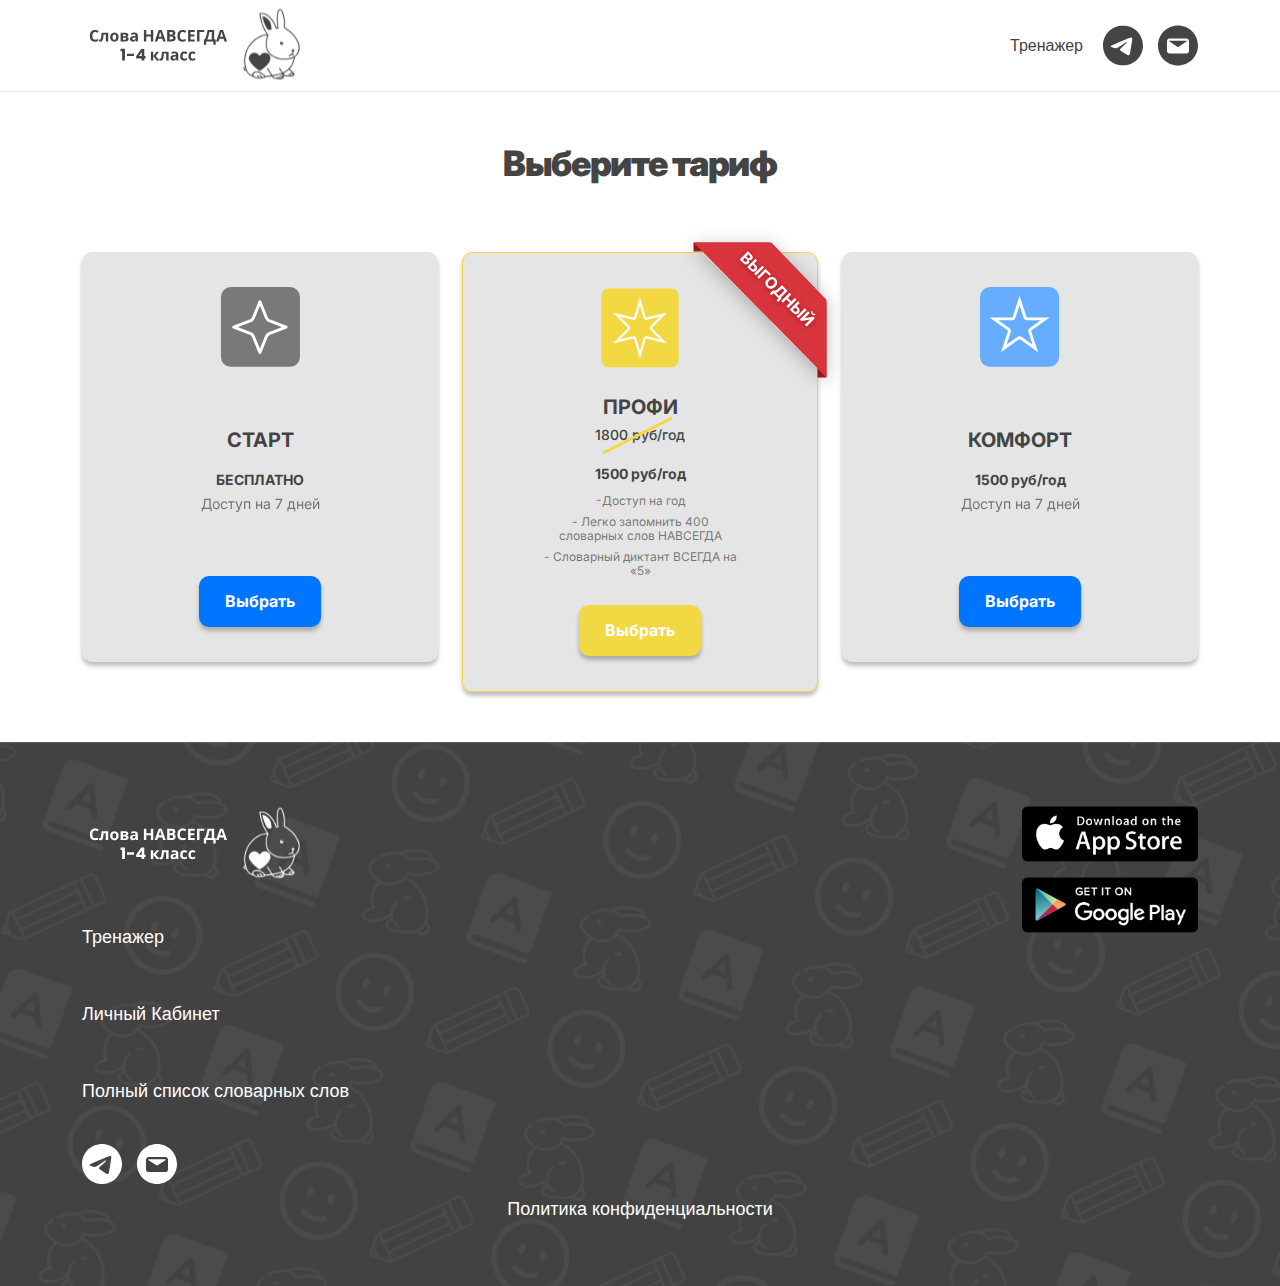
<file: tariff-plan.html>
<!DOCTYPE html>
<html lang="ru">
	<head>
		<link
			rel="stylesheet"
			type="text/css"
			href="css/normalize.css"
			media="screen"
		/>
		<link
			rel="stylesheet"
			type="text/css"
			href="libs/bootstrap5/bootstrap.min.css"
			media="screen"
		/>
		<link
			rel="stylesheet"
			type="text/css"
			href="css/swiper-bundle.min.css"
			media="screen"
		/>
		<link
			rel="stylesheet"
			type="text/css"
			href="css/card-js.min.css"
			media="screen"
		/>
		<link
			rel="stylesheet icon"
			type="text/css"
			href="css/style.css"
			media="screen"
		/>
		<meta name="viewport" content="width=device-width, initial-scale=1.0" />
		<meta charset="UTF-8" />
		<title>Title</title>
	</head>

	<body>
		<div class="wrapper">
			<header class="header">
				<div class="container">
					<div class="head-block">
						<div class="head-logo">
							<a href="/index.html"><img src="images/logo.svg" alt="" /></a>
						</div>
						<div class="head-right">
							<div class="menu-block">
								<div class="mob">
									<span class="menu-opener">
										<span class="one"></span>
										<span class="two"></span>
										<span class="three"></span>
									</span>
								</div>
								<div class="head-menu">
									<a href="#!" class="menu-link">Тренажер</a>
								</div>
							</div>

							<div class="head-social">
								<a href="#!"><img src="images/icons/tg-icon.svg" alt="" /></a>
								<a href="#!"><img src="images/icons/mail-icon.svg" alt="" /></a>
							</div>
						</div>
					</div>
				</div>
			</header>

			<main>
				<section class="subs-sec tariff-sec">
					<div class="container">
						<div class="title">
							<h2 class="title-h2">Выберите тариф</h2>
						</div>

						<div class="row subs-rov">
							<div class="col-lg-4">
								<div class="subs-block">
									<div class="subs-img">
										<img src="images/icons/subs-icon.svg" alt="" />
									</div>
									<div class="subs-text">
										<span>СТАРТ</span>
										<p>БЕСПЛАТНО <span>Доступ на 7 дней</span></p>
									</div>
									<div class="subs-link">
										<button
											class="blue-btn tariff-pay-btn"
											id="btn-tariff-trial"
											data-bs-toggle="modal"
											data-bs-target="#paymentModal"
										>
											Выбрать
										</button>
									</div>
								</div>
							</div>

							<div class="col-lg-4">
								<div class="subs-block active">
									<img
										src="images/icons/red-mark.svg"
										alt=""
										class="mark-img"
									/>

									<div class="subs-img">
										<img src="images/icons/subs-icon2.svg" alt="" />
									</div>
									<div class="subs-text">
										<span>ПРОФИ <span>1800 руб/год</span></span>
										<p>1500 руб/год</p>
										<ul>
											<li>-Доступ на год</li>
											<li>- Легко запомнить 400 словарных слов НАВСЕГДА</li>
											<li>- Словарный диктант ВСЕГДА на «5»</li>
										</ul>
									</div>
									<div class="subs-link">
										<button
											href="#!"
											class="blue-btn tariff-pay-btn"
											id="btn-tariff-comfort"
											data-bs-toggle="modal"
											data-bs-target="#paymentModal"
										>
											Выбрать
										</button>
									</div>
								</div>
							</div>

							<div class="col-lg-4">
								<div class="subs-block">
									<div class="subs-img">
										<img src="images/icons/subs-icon3.svg" alt="" />
									</div>
									<div class="subs-text">
										<span>КОМФОРТ</span>
										<p>1500 руб/год <span>Доступ на 7 дней</span></p>
									</div>
									<div class="subs-link">
										<button
											href="#!"
											class="blue-btn tariff-pay-btn"
											id="btn-tariff-prof"
											data-bs-toggle="modal"
											data-bs-target="#paymentModal"
										>
											Выбрать
										</button>
									</div>
								</div>
							</div>
						</div>
					</div>
				</section>
			</main>

			<footer class="footer">
				<div class="container">
					<div class="row ftr-block">
						<div class="col-lg-6">
							<div class="ftr-left">
								<div class="ftr-logo">
									<a href="#!"><img src="images/ftr-logo.svg" alt="" /></a>
								</div>
								<div class="ftr-menu">
									<a href="#!">Тренажер</a>
									<a href="#!">Личный Кабинет</a>
									<a href="#!">Полный список словарных слов</a>
								</div>
								<div class="ftr-social">
									<a href="#!"><img src="images/icons/ftr-tg.svg" alt="" /></a>
									<a href="#!"
										><img src="images/icons/ftr-mail.svg" alt=""
									/></a>
								</div>
							</div>
						</div>

						<div class="col-lg-6">
							<div class="ftr-right">
								<a href="#!"><img src="images/app-store.png" alt="" /></a>
								<a href="#!"><img src="images/play-market.png" alt="" /></a>
							</div>
						</div>
					</div>

					<div class="ftr-end">
						<a href="#!">Политика конфиденциальности</a>
					</div>
				</div>
			</footer>
		</div>

		<!-- Button trigger modal -->
		<!-- <button type="button" data-bs-toggle="modal" data-bs-target="#paymentModal">
            Launch demo modal
        </button> -->

		<!-- Modal Login -->
		<div class="modal fade" id="loginModal" tabindex="-1" aria-hidden="true">
			<div class="modal-dialog">
				<div class="modal-content">
					<div class="modal-body">
						<button
							type="button"
							class="modal-close"
							data-bs-dismiss="modal"
							aria-label="Close"
						>
							<svg
								width="16"
								height="16"
								viewBox="0 0 16 16"
								fill="none"
								xmlns="http://www.w3.org/2000/svg"
							>
								<path
									d="M15 1L1 15M1 1L15 15"
									stroke="#A2A2A2"
									stroke-width="1.5"
									stroke-linecap="round"
									stroke-linejoin="round"
								/>
							</svg>
						</button>
						<div class="title-modal">
							<p>ВОЙТИ</p>
						</div>

						<form action="#!" name="login-form" id="login-modal">
							<div class="modal-login all-modal-style">
								<div class="form-group">
									<input
										name="email"
										type="email"
										placeholder="Ваша Почта"
										class="form-control"
									/>
								</div>
								<div class="form-group">
									<input
										name="password"
										type="password"
										placeholder="Ваш Пароль"
										class="form-control"
									/>
								</div>

								<div class="form-btn">
									<button type="submit" class="send-btn">Авторизоваться</button>
									<a
										href="#!"
										class="reg-link"
										data-bs-toggle="modal"
										data-bs-target="#regModal"
										>Зарегистрироваться</a
									>
								</div>
							</div>
						</form>
					</div>
				</div>
			</div>
		</div>

		<!-- Modal Reg -->
		<div class="modal fade" id="regModal" tabindex="-1" aria-hidden="true">
			<div class="modal-dialog">
				<div class="modal-content">
					<div class="modal-body">
						<button
							type="button"
							class="modal-close"
							data-bs-dismiss="modal"
							aria-label="Close"
						>
							<svg
								width="16"
								height="16"
								viewBox="0 0 16 16"
								fill="none"
								xmlns="http://www.w3.org/2000/svg"
							>
								<path
									d="M15 1L1 15M1 1L15 15"
									stroke="#A2A2A2"
									stroke-width="1.5"
									stroke-linecap="round"
									stroke-linejoin="round"
								/>
							</svg>
						</button>
						<div class="title-modal">
							<p>РЕГИСТРАЦИЯ</p>
						</div>

						<form action="#!" name="reg-form" id="reg-modal">
							<div class="modal-login all-modal-style">
								<div class="form-group">
									<input
										type="text"
										name="name"
										id="name"
										placeholder="Имя ребенка"
										class="form-control"
									/>
									<span class="error" style="display: none"></span>
								</div>
								<div class="form-group">
									<input
										type="email"
										name="email"
										id="email"
										placeholder="Ваша Почта"
										class="form-control"
									/>
									<span class="error" style="display: none"></span>
								</div>
								<div class="form-group">
									<div class="form-label-group">
										<input
											type="password"
											id="password"
											class="form-control"
											placeholder="Ваш Пароль"
										/>
										<span class="error" style="display: none"></span>
									</div>
								</div>
								<div class="form-group">
									<div class="form-label-group">
										<input
											type="password"
											id="confirm_password"
											class="form-control"
											placeholder="Подтверждение Пароля"
										/>
										<span
											id="confirm_password_msg"
											class="error"
											style="display: none"
										></span>
									</div>
								</div>
								<div class="form-btn">
									<button type="button" id="sign_in_btn" class="send-btn">
										Зарегистрироваться
									</button>
									<a
										href="#!"
										class="reg-link"
										data-bs-toggle="modal"
										data-bs-target="#loginModal"
										>Войти</a
									>
								</div>
							</div>
						</form>
					</div>
				</div>
			</div>
		</div>

		<!-- Modal Payment -->
		<div class="modal fade" id="paymentModal" tabindex="-1" aria-hidden="true">
			<div class="modal-dialog">
				<div class="modal-content">
					<div class="modal-body">
						<button
							type="button"
							class="modal-close"
							data-bs-dismiss="modal"
							aria-label="Close"
						>
							<svg
								width="16"
								height="16"
								viewBox="0 0 16 16"
								fill="none"
								xmlns="http://www.w3.org/2000/svg"
							>
								<path
									d="M15 1L1 15M1 1L15 15"
									stroke="#A2A2A2"
									stroke-width="1.5"
									stroke-linecap="round"
									stroke-linejoin="round"
								/>
							</svg>
						</button>
						<div class="title-modal">
							<p>ОПЛАТА ТАРИФА <span>КОМФОРТ</span></p>
						</div>

						<form action="#!" name="payment-form" id="subscription-form">
							<div class="modal-card card">
								<div class="card-js stripe" data-stripe="true">
									<input
										class="card-number my-custom-class"
										name="card-number"
										placeholder="Номер Карты"
									/>
									<input
										class="expiry-month"
										name="expiry-month"
										placeholder="ММ"
									/>
									<input
										class="expiry-year"
										name="expiry-year"
										placeholder="ГГ"
									/>
									<input class="cvc" name="cvc" placeholder="CVV" />
								</div>

								<div class="check-email">
									<label class="control control--checkbox">
										<input type="checkbox" />
										<div class="control__indicator"></div>
										<span>Отправить квитанцию на E-mail</span>
									</label>
								</div>

								<div class="form-btn">
									<button
										type="button"
										class="send-btn"
										data-bs-toggle="modal"
										data-bs-target="#successModal"
									>
										Оплатить
									</button>
									<span
										>При оплате данные вашей карты сохраняются
										<img src="images/icons/question-icon.svg" alt=""
									/></span>
								</div>
							</div>
						</form>
					</div>
				</div>
			</div>
		</div>

		<!-- Modal Success -->
		<div class="modal fade" id="successModal" tabindex="-1" aria-hidden="true">
			<div class="modal-dialog">
				<div class="modal-content">
					<div class="modal-body">
						<div class="success-modal">
							<img src="images/icons/success-icon.svg" alt="" />
							<span>УСПЕШНАЯ ОПЛАТА!</span>
							<p>Оплата выбранного тарифа произошла успешно</p>
							<div class="success-btn">
								<button data-bs-dismiss="modal" aria-label="Close">
									Готово
								</button>
								<span
									>При оплате данные вашей карты сохраняются
									<img src="images/icons/question-icon.svg" alt=""
								/></span>
							</div>
						</div>
					</div>
				</div>
			</div>
		</div>

		<!-- Modal Fail -->
		<div class="modal fade" id="failModal" tabindex="-1" aria-hidden="true">
			<div class="modal-dialog">
				<div class="modal-content">
					<div class="modal-body">
						<div class="success-modal">
							<img src="images/icons/fail-icon.svg" alt="" />
							<span>ОПЛАТА НЕ ПРОШЛА!</span>
							<p>Оплата выбранного тарифа не прошла, попробуйте ещё раз</p>
							<div class="success-btn">
								<button data-bs-dismiss="modal" aria-label="Close">
									Готово
								</button>
								<span
									>При оплате данные вашей карты сохраняются
									<img src="images/icons/question-icon.svg" alt=""
								/></span>
							</div>
						</div>
					</div>
				</div>
			</div>
		</div>

		<script src="js/jquery-3.7.0.min.js"></script>
		<script src="js/jquery.validate.min.js"></script>
		<script src="libs/bootstrap5/popper.js"></script>
		<script src="libs/bootstrap5/bootstrap.min.js"></script>
		<script src="js/swiper-bundle.min.js"></script>
		<script src="js/card.min.js"></script>
		<script src="js/script.js"></script>
	</body>
</html>
</file>
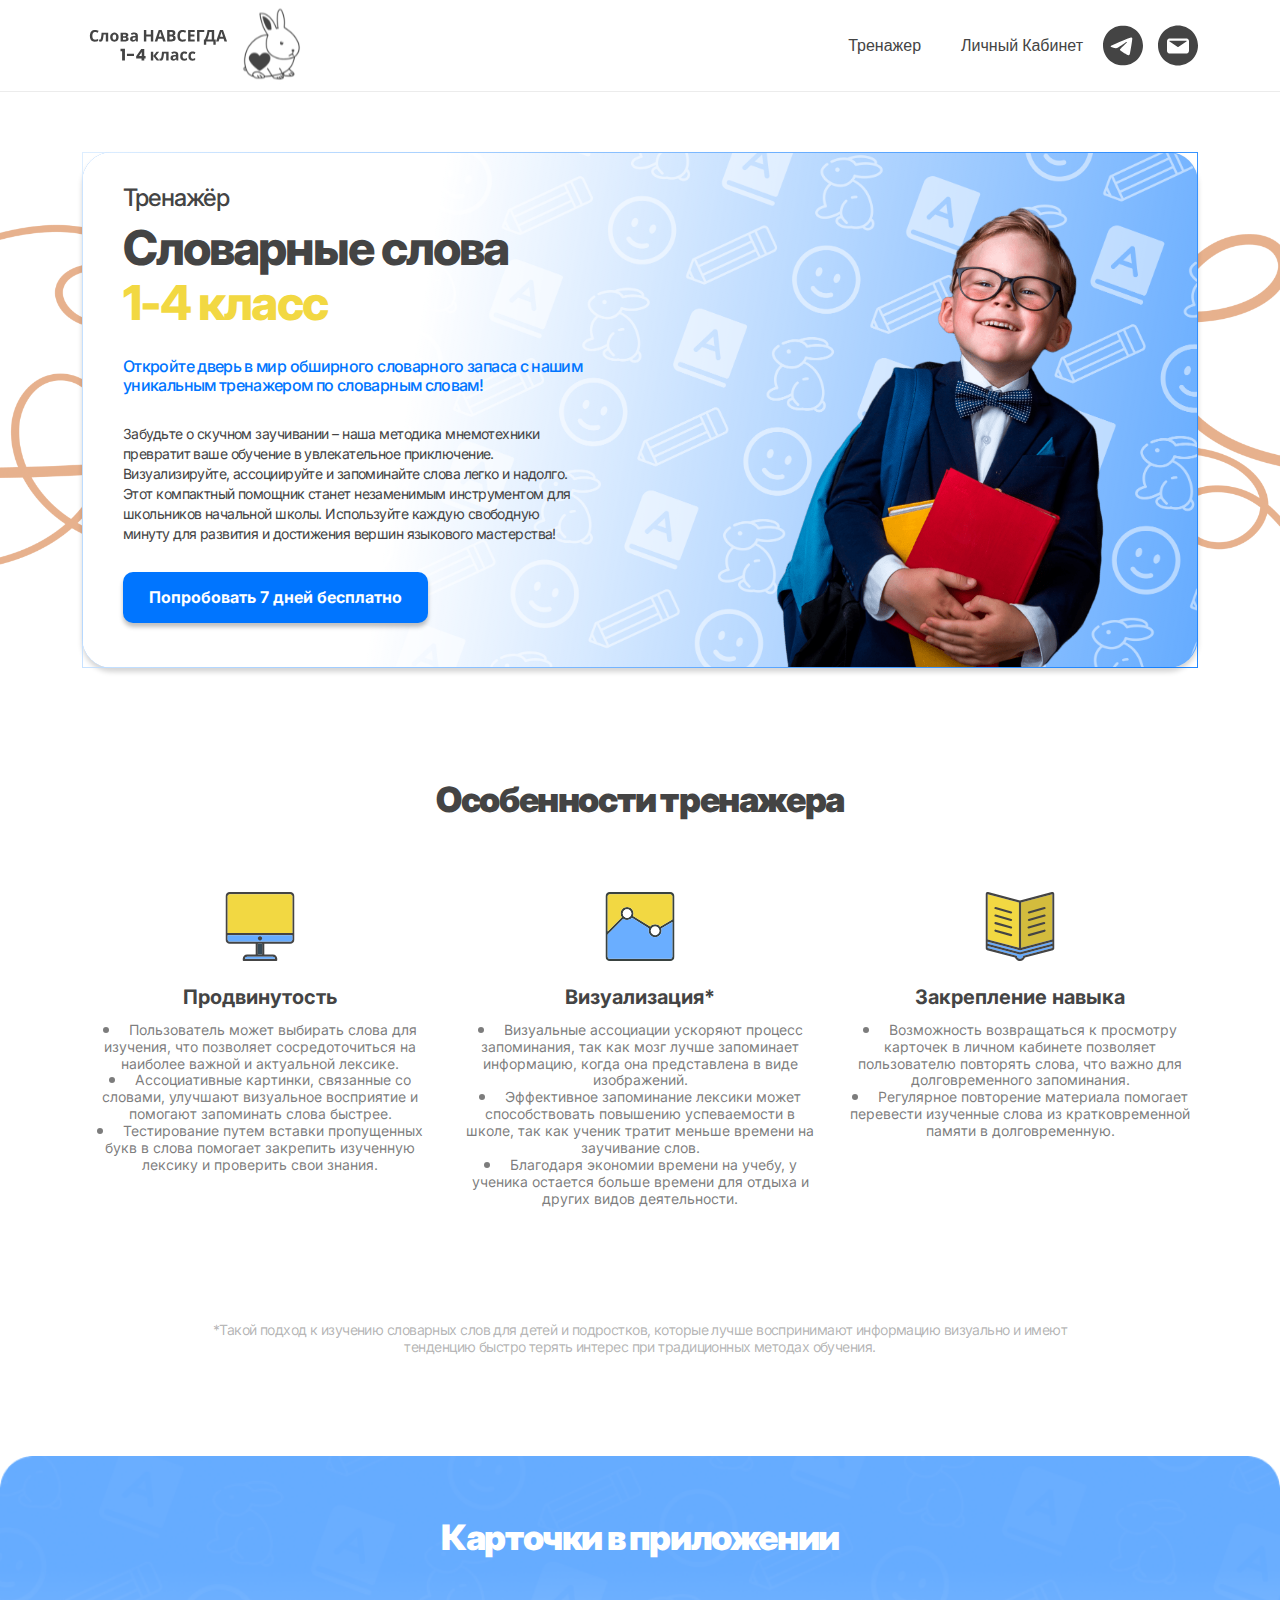
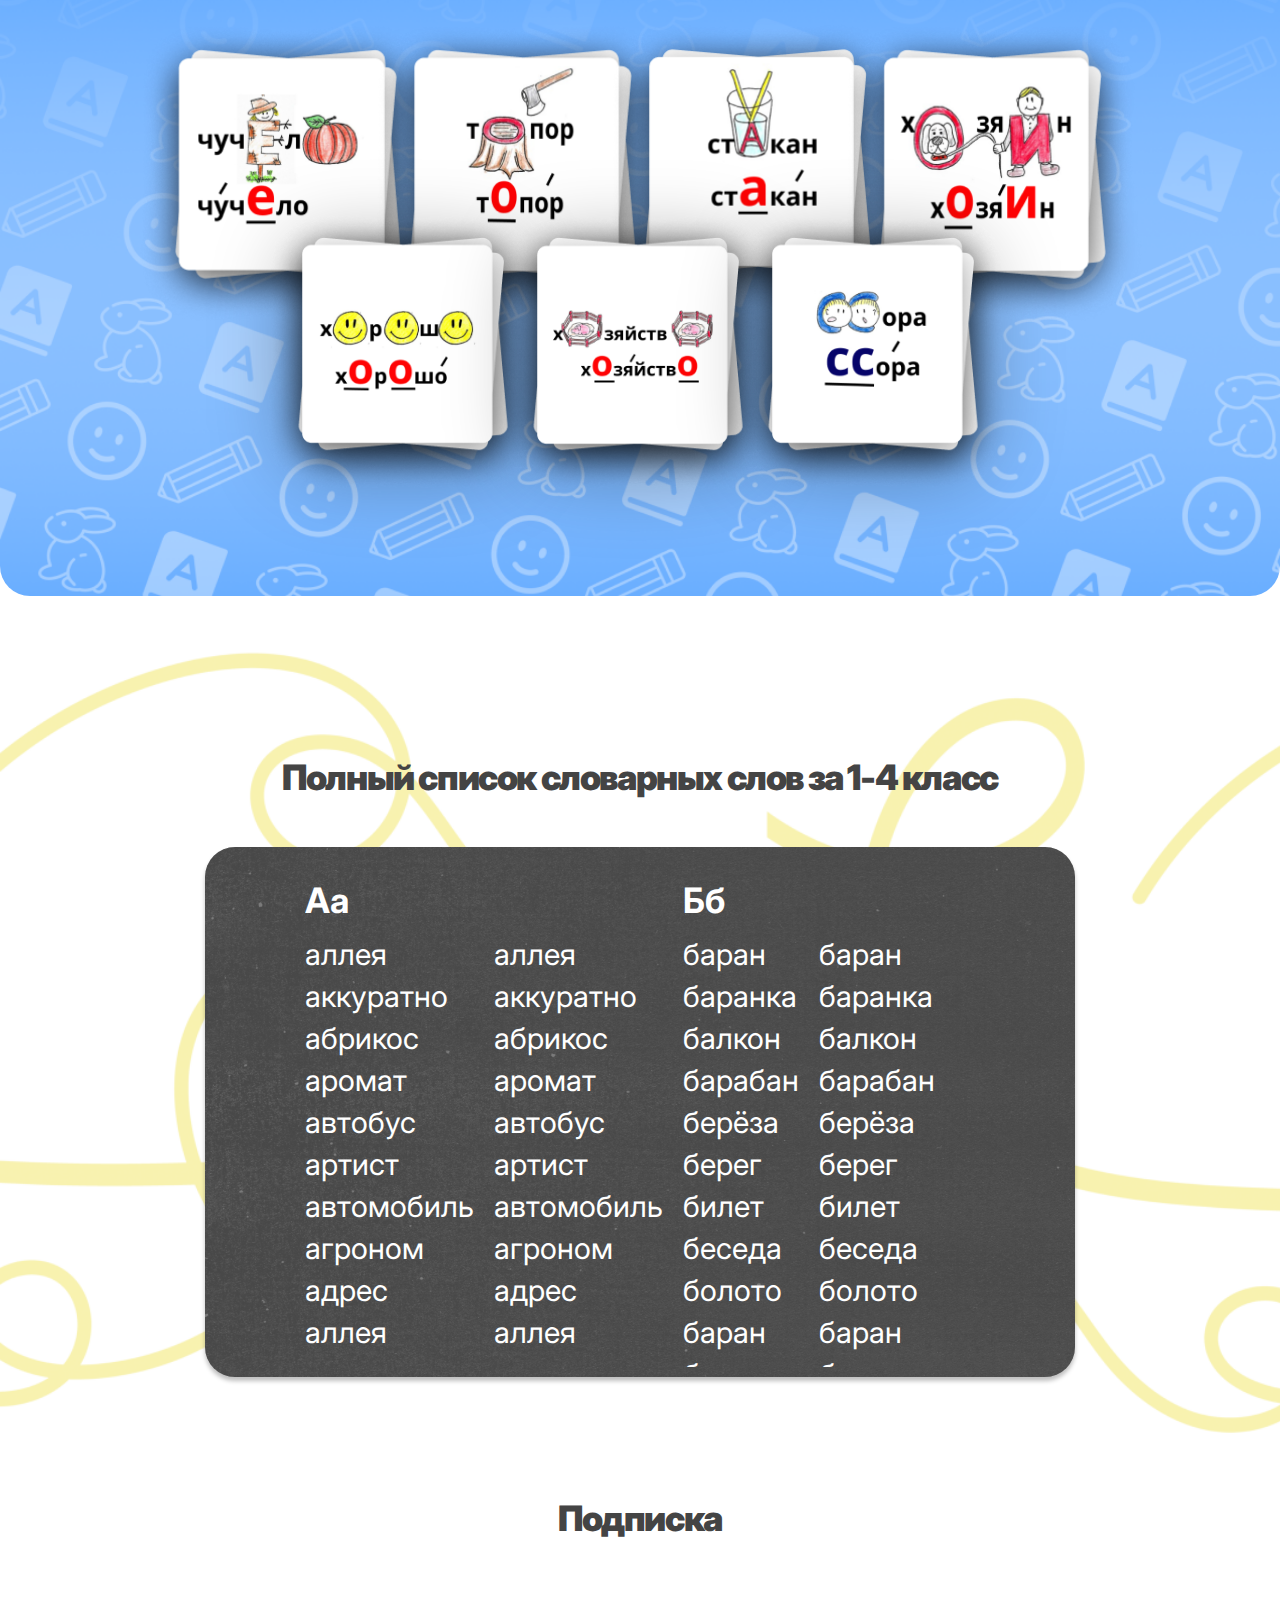
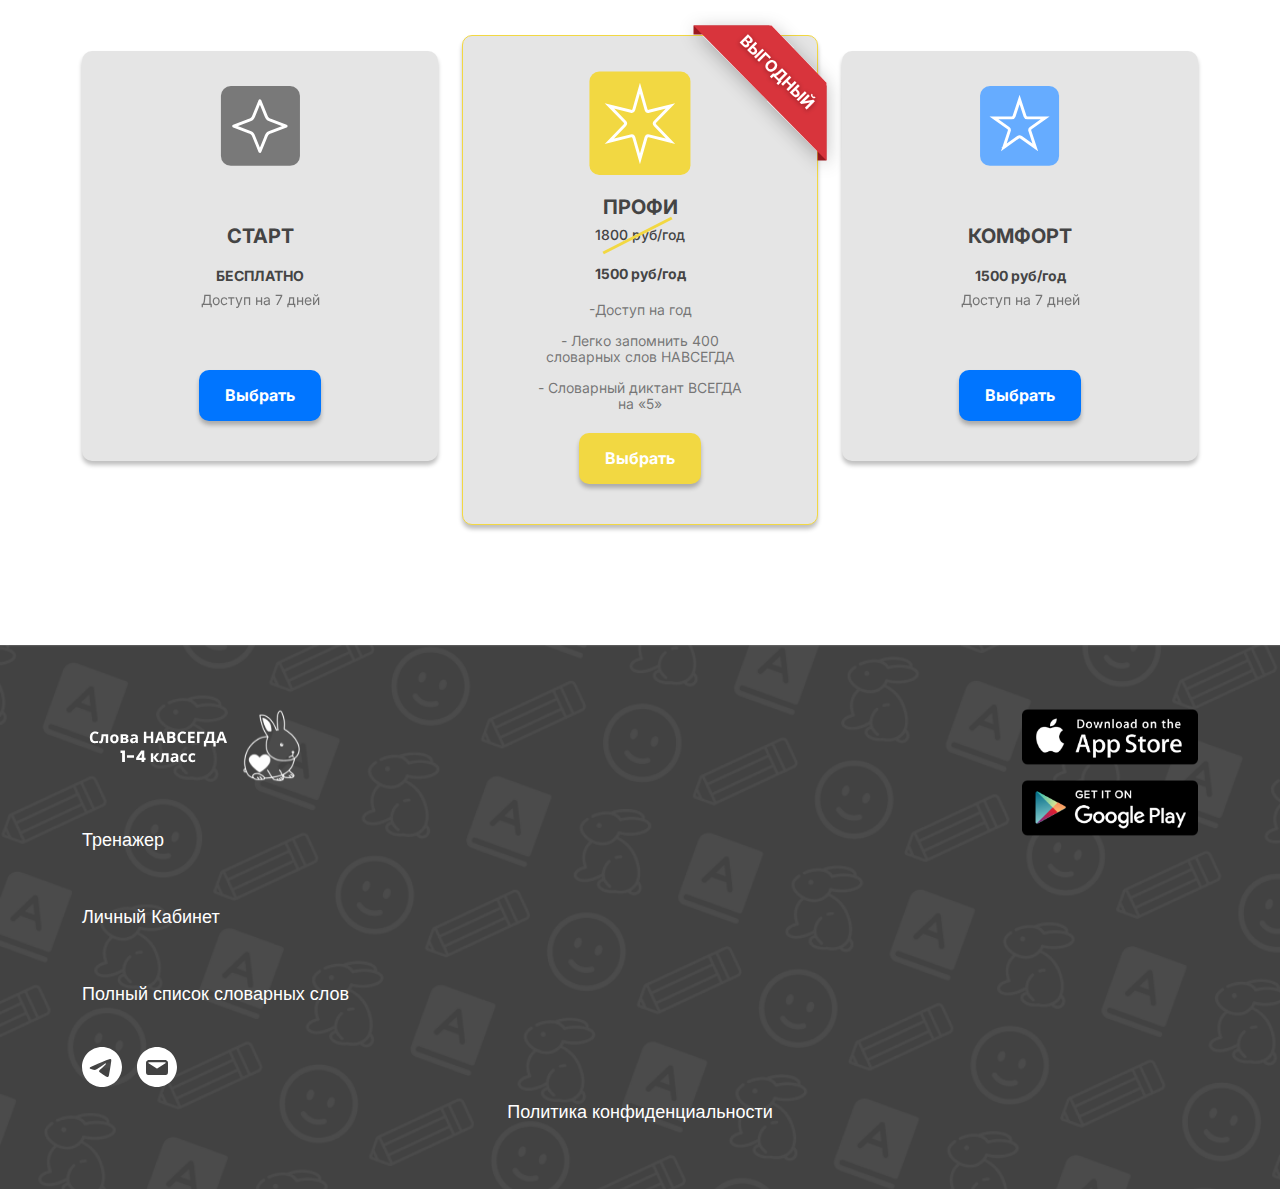
<file: test.html>
<!DOCTYPE html>
<html lang="ru">
	<head>
		<link
			rel="stylesheet"
			type="text/css"
			href="css/normalize.css"
			media="screen"
		/>
		<link
			rel="stylesheet"
			type="text/css"
			href="libs/bootstrap5/bootstrap.min.css"
			media="screen"
		/>
		<link
			rel="stylesheet"
			type="text/css"
			href="css/swiper-bundle.min.css"
			media="screen"
		/>
		<link
			rel="stylesheet"
			type="text/css"
			href="css/card-js.min.css"
			media="screen"
		/>
		<link
			rel="stylesheet icon"
			type="text/css"
			href="css/style.css"
			media="screen"
		/>
		<meta name="viewport" content="width=device-width, initial-scale=1.0" />
		<meta charset="UTF-8" />
		<title>Личный кабинет</title>
	</head>
	<body>
		<div class="wrapper">
			<div class="prsn-sec">
				<img src="images/main-bg.png" alt="" class="prsn-bg" />

				<div class="container-fluid p-0">
					<div class="prsn-rov">
						<div class="prsn-sidebar">
							<div class="side-logo">
								<a href="/index.html"><img src="images/logo.svg" alt="" /></a>
							</div>

							<div class="side-menu">
								<div
									class="nav flex-column nav-pills"
									id="v-pills-tab"
									role="tablist"
									aria-orientation="vertical"
								>
									<button
										class="nav-link active nav-link-cards"
										id="v-pills-home-tab"
										data-bs-toggle="pill"
										data-bs-target="#v-pills-home"
										type="button"
										role="tab"
										aria-controls="v-pills-home"
										aria-selected="false"
									>
										<span class="icon pc">
											<svg
												width="24"
												height="24"
												viewBox="0 0 24 24"
												fill="none"
												xmlns="http://www.w3.org/2000/svg"
											>
												<path
													d="M7 11.5C6.44772 11.5 6 11.0523 6 10.5V7C6 6.44772 6.44772 6 7 6H10.5C11.0523 6 11.5 6.44772 11.5 7V10.5C11.5 11.0523 11.0523 11.5 10.5 11.5H7ZM7 18C6.44772 18 6 17.5523 6 17V13.5C6 12.9477 6.44772 12.5 7 12.5H10.5C11.0523 12.5 11.5 12.9477 11.5 13.5V17C11.5 17.5523 11.0523 18 10.5 18H7ZM13.5 11.5C12.9477 11.5 12.5 11.0523 12.5 10.5V7C12.5 6.44772 12.9477 6 13.5 6H17C17.5523 6 18 6.44772 18 7V10.5C18 11.0523 17.5523 11.5 17 11.5H13.5ZM13.5 18C12.9477 18 12.5 17.5523 12.5 17V13.5C12.5 12.9477 12.9477 12.5 13.5 12.5H17C17.5523 12.5 18 12.9477 18 13.5V17C18 17.5523 17.5523 18 17 18H13.5ZM5 21C4.45 21 3.97933 20.8043 3.588 20.413C3.19667 20.0217 3.00067 19.5507 3 19V5C3 4.45 3.196 3.97933 3.588 3.588C3.98 3.19667 4.45067 3.00067 5 3H19C19.55 3 20.021 3.196 20.413 3.588C20.805 3.98 21.0007 4.45067 21 5V19C21 19.55 20.8043 20.021 20.413 20.413C20.0217 20.805 19.5507 21.0007 19 21H5ZM5 18C5 18.5523 5.44772 19 6 19H18C18.5523 19 19 18.5523 19 18V6C19 5.44772 18.5523 5 18 5H6C5.44772 5 5 5.44772 5 6V18Z"
													fill="#444444"
												/>
											</svg>
										</span>
										<span class="icon mob">
											<svg
												width="27"
												height="27"
												viewBox="0 0 27 27"
												fill="none"
												xmlns="http://www.w3.org/2000/svg"
											>
												<path
													opacity="0.6"
													d="M0.999998 12.375C0.447713 12.375 -2.08543e-06 11.9273 -1.98887e-06 11.375L-1.74846e-07 1C-7.82811e-08 0.447715 0.447715 7.8281e-08 1 1.74846e-07L11.375 1.98887e-06C11.9273 2.08543e-06 12.375 0.447717 12.375 1L12.375 11.375C12.375 11.9273 11.9273 12.375 11.375 12.375L0.999998 12.375ZM0.999996 27C0.447711 27 -4.64255e-06 26.5523 -4.54598e-06 26L-2.73196e-06 15.625C-2.6354e-06 15.0727 0.447713 14.625 0.999997 14.625L11.375 14.625C11.9273 14.625 12.375 15.0727 12.375 15.625L12.375 26C12.375 26.5523 11.9273 27 11.375 27L0.999996 27ZM15.625 12.375C15.0727 12.375 14.625 11.9273 14.625 11.375L14.625 1C14.625 0.447718 15.0727 2.6354e-06 15.625 2.73196e-06L26 4.54598e-06C26.5523 4.64255e-06 27 0.44772 27 1L27 11.375C27 11.9273 26.5523 12.375 26 12.375L15.625 12.375ZM15.625 27C15.0727 27 14.625 26.5523 14.625 26L14.625 15.625C14.625 15.0727 15.0727 14.625 15.625 14.625L26 14.625C26.5523 14.625 27 15.0727 27 15.625L27 26C27 26.5523 26.5523 27 26 27L15.625 27Z"
													fill="white"
												/>
											</svg>
										</span>
										<span class="text">Мои карточки</span>
									</button>
									<button
										class="nav-link"
										id="v-pills-profile-tab"
										data-bs-toggle="pill"
										data-bs-target="#v-pills-profile"
										type="button"
										role="tab"
										aria-controls="v-pills-profile"
										aria-selected="false"
									>
										<span class="icon pc">
											<svg
												width="24"
												height="24"
												viewBox="0 0 24 24"
												fill="none"
												xmlns="http://www.w3.org/2000/svg"
											>
												<path
													d="M18.75 18.6923C18.75 19.0274 18.633 19.3081 18.399 19.5344C18.165 19.7607 17.8757 19.8742 17.5312 19.875C17.1859 19.875 16.8967 19.7615 16.6635 19.5344C16.4303 19.3073 16.3133 19.0266 16.3125 18.6923L16.3125 5.6827C16.3125 5.3476 16.4295 5.06651 16.6635 4.83944C16.8975 4.61236 17.1867 4.49922 17.5312 4.5C17.8766 4.5 18.1662 4.61354 18.4002 4.84062C18.6342 5.0677 18.7508 5.34839 18.75 5.6827L18.75 18.6923ZM12.6562 18.6923C12.6562 19.0274 12.5392 19.3081 12.3052 19.5344C12.0712 19.7607 11.782 19.8742 11.4375 19.875C11.0922 19.875 10.8029 19.7615 10.5697 19.5344C10.3366 19.3073 10.2196 19.0266 10.2187 18.6923L10.2187 9.23077C10.2187 8.89568 10.3357 8.61459 10.5697 8.38751C10.8037 8.16044 11.093 8.04729 11.4375 8.04808C11.7828 8.04808 12.0725 8.16162 12.3065 8.3887C12.5405 8.61577 12.6571 8.89646 12.6562 9.23077L12.6562 18.6923ZM6.5625 18.6923C6.5625 19.0274 6.4455 19.3081 6.2115 19.5344C5.9775 19.7607 5.68825 19.8742 5.34375 19.875C4.99844 19.875 4.70919 19.7615 4.476 19.5344C4.24281 19.3073 4.12581 19.0266 4.125 18.6923L4.125 13.0745C4.125 12.7394 4.242 12.4583 4.476 12.2313C4.71 12.0042 4.99925 11.891 5.34375 11.8918C5.68906 11.8918 5.97872 12.0054 6.21272 12.2324C6.44672 12.4595 6.56331 12.7402 6.5625 13.0745L6.5625 18.6923Z"
													fill="#444444"
												/>
											</svg>
										</span>
										<span class="icon mob">
											<svg
												width="26"
												height="27"
												viewBox="0 0 26 27"
												fill="none"
												xmlns="http://www.w3.org/2000/svg"
											>
												<path
													opacity="0.6"
													d="M26 24.9231C26 25.5115 25.792 26.0045 25.376 26.4018C24.96 26.7992 24.4458 26.9986 23.8333 27C23.2194 27 22.7052 26.8006 22.2907 26.4018C21.8761 26.0031 21.6681 25.5102 21.6667 24.9231L21.6667 2.07693C21.6667 1.48847 21.8747 0.994849 22.2907 0.59608C22.7067 0.197311 23.2209 -0.00137978 23.8333 5.03271e-06C24.4472 5.11321e-06 24.9622 0.19939 25.3782 0.598159C25.7942 0.996929 26.0014 1.48985 26 2.07693L26 24.9231ZM15.1667 24.9231C15.1667 25.5115 14.9587 26.0045 14.5427 26.4018C14.1267 26.7992 13.6124 26.9986 13 27C12.3861 27 11.8719 26.8006 11.4573 26.4018C11.0428 26.0031 10.8348 25.5102 10.8333 24.9231L10.8333 8.30769C10.8333 7.71923 11.0413 7.22562 11.4573 6.82685C11.8733 6.42808 12.3876 6.22939 13 6.23077C13.6139 6.23077 14.1288 6.43016 14.5448 6.82893C14.9608 7.2277 15.1681 7.72062 15.1667 8.3077L15.1667 24.9231ZM4.33333 24.9231C4.33333 25.5115 4.12533 26.0045 3.70933 26.4018C3.29333 26.7992 2.77911 26.9986 2.16667 27C1.55278 27 1.03856 26.8006 0.624 26.4018C0.209445 26.0031 0.00144464 25.5102 2.72356e-07 24.9231L1.67259e-06 15.0577C1.74976e-06 14.4692 0.208002 13.9756 0.624002 13.5768C1.04 13.1781 1.55422 12.9794 2.16667 12.9808C2.78056 12.9808 3.2955 13.1802 3.7115 13.5789C4.1275 13.9777 4.33478 14.4706 4.33333 15.0577L4.33333 24.9231Z"
													fill="white"
												/>
											</svg>
										</span>
										<span class="text">Статистика</span>
									</button>
									<button
										class="nav-link"
										id="v-pills-messages-tab"
										data-bs-toggle="pill"
										data-bs-target="#v-pills-messages"
										type="button"
										role="tab"
										aria-controls="v-pills-messages"
										aria-selected="false"
									>
										<span class="icon pc">
											<svg
												width="24"
												height="25"
												viewBox="0 0 24 25"
												fill="none"
												xmlns="http://www.w3.org/2000/svg"
											>
												<path
													d="M4 18.5C3.71667 18.5 3.47933 18.404 3.288 18.212C3.09667 18.02 3.00067 17.7827 3 17.5C3 17.2167 3.096 16.9793 3.288 16.788C3.48 16.5967 3.71733 16.5007 4 16.5H15C15.2833 16.5 15.521 16.596 15.713 16.788C15.905 16.98 16.0007 17.2173 16 17.5C16 17.7833 15.904 18.021 15.712 18.213C15.52 18.405 15.2827 18.5007 15 18.5H4ZM4 13.5C3.71667 13.5 3.47933 13.404 3.288 13.212C3.09667 13.02 3.00067 12.7827 3 12.5C3 12.2167 3.096 11.9793 3.288 11.788C3.48 11.5967 3.71733 11.5007 4 11.5H12C12.2833 11.5 12.521 11.596 12.713 11.788C12.905 11.98 13.0007 12.2173 13 12.5C13 12.7833 12.904 13.021 12.712 13.213C12.52 13.405 12.2827 13.5007 12 13.5H4ZM4 8.5C3.71667 8.5 3.47933 8.404 3.288 8.212C3.09667 8.02 3.00067 7.78267 3 7.5C3 7.21667 3.096 6.97933 3.288 6.788C3.48 6.59667 3.71733 6.50067 4 6.5H15C15.2833 6.5 15.521 6.596 15.713 6.788C15.905 6.98 16.0007 7.21733 16 7.5C16 7.78333 15.904 8.021 15.712 8.213C15.52 8.405 15.2827 8.50067 15 8.5H4Z"
													fill="#444444"
												/>
											</svg>
										</span>
										<span class="icon mob">
											<svg
												width="21"
												height="27"
												viewBox="0 0 21 27"
												fill="none"
												xmlns="http://www.w3.org/2000/svg"
											>
												<g opacity="0.6">
													<path
														d="M15 8.50006C15 10.9853 12.9852 13.0001 10.5 13.0001C8.01472 13.0001 6 10.9853 6 8.50006C6 6.01478 8.01472 4.00006 10.5 4.00006C12.9852 4.00006 15 6.01478 15 8.50006Z"
														stroke="white"
														stroke-width="3"
														stroke-linecap="round"
														stroke-linejoin="round"
													/>
													<path
														d="M10.5 17.0001C5.80558 17.0001 2 20.5818 2 25.0001L19 25.0001C19 20.5818 15.1944 17.0001 10.5 17.0001Z"
														stroke="white"
														stroke-width="3"
														stroke-linecap="round"
														stroke-linejoin="round"
													/>
												</g>
											</svg>
										</span>
										<span class="text">Мои данные</span>
									</button>
									<button
										class="nav-link"
										id="v-pills-settings-tab"
										data-bs-toggle="pill"
										data-bs-target="#v-pills-settings"
										type="button"
										role="tab"
										aria-controls="v-pills-settings"
										aria-selected="false"
									>
										<span class="icon pc">
											<svg
												width="24"
												height="24"
												viewBox="0 0 24 24"
												fill="none"
												xmlns="http://www.w3.org/2000/svg"
											>
												<path
													d="M12 19.125C11.0144 19.125 10.0881 18.9387 9.22125 18.5662C8.35438 18.1937 7.60031 17.6886 6.95906 17.0509C6.31781 16.4128 5.81028 15.6623 5.43645 14.7996C5.06263 13.9369 4.87547 13.0151 4.875 12.0342C4.875 10.4979 5.32031 9.11515 6.21094 7.88607C7.10156 6.657 8.28313 5.80019 9.75563 5.31566C10.1 5.19748 10.4178 5.23884 10.7089 5.43974C11.0001 5.64065 11.1455 5.91246 11.145 6.25519C11.145 6.49155 11.0768 6.70711 10.9405 6.90187C10.8042 7.09663 10.6289 7.2297 10.4147 7.30108C9.39344 7.62017 8.57097 8.21414 7.9473 9.083C7.32362 9.95186 7.01202 10.9356 7.0125 12.0342C7.0125 13.4169 7.49653 14.59 8.46458 15.5534C9.43262 16.5168 10.6111 16.9982 12 16.9978C12.6175 16.9978 13.2143 16.8914 13.7905 16.6787C14.3667 16.4659 14.8802 16.1587 15.3309 15.7569C15.5091 15.5914 15.7259 15.5087 15.9814 15.5087C16.237 15.5087 16.4536 15.5914 16.6312 15.7569C16.9044 16.005 17.0469 16.2858 17.0588 16.5993C17.0706 16.9127 16.94 17.1873 16.6669 17.4232C16.0256 17.9787 15.3103 18.4013 14.5208 18.691C13.7314 18.9808 12.8911 19.1255 12 19.125ZM16.9875 12.0342C16.9875 10.9469 16.6728 9.96911 16.0434 9.10073C15.4141 8.23234 14.5887 7.63246 13.5675 7.30108C13.3537 7.23017 13.1787 7.09734 13.0424 6.90258C12.9061 6.70782 12.8377 6.49202 12.8372 6.25519C12.8372 5.91246 12.9828 5.64065 13.2739 5.43974C13.5651 5.23884 13.8827 5.19748 14.2266 5.31566C15.7109 5.81201 16.8984 6.67473 17.7891 7.9038C18.6797 9.13287 19.125 10.5097 19.125 12.0342C19.125 12.2469 19.116 12.4627 19.0979 12.6816C19.0799 12.9005 19.0473 13.1397 19.0003 13.3992C18.9409 13.7419 18.7659 13.9872 18.4752 14.1352C18.1845 14.2832 17.8667 14.2919 17.5219 14.1614C17.2962 14.0787 17.1212 13.9279 16.9968 13.709C16.8723 13.4902 16.8336 13.2628 16.8806 13.0269C16.9163 12.826 16.9431 12.6487 16.9611 12.4951C16.9792 12.3415 16.988 12.1878 16.9875 12.0342Z"
													fill="#444444"
												/>
											</svg>
										</span>
										<span class="icon mob">
											<svg
												width="25"
												height="25"
												viewBox="0 0 25 25"
												fill="none"
												xmlns="http://www.w3.org/2000/svg"
											>
												<path
													opacity="0.6"
													d="M12.5 25.0001C10.7708 25.0001 9.14583 24.6645 7.625 23.9934C6.10416 23.3222 4.78125 22.4121 3.65625 21.2631C2.53125 20.1132 1.64083 18.7611 0.984997 17.2066C0.329164 15.6522 0.000830887 13.9913 -2.13727e-06 12.2239C-1.65327e-06 9.45571 0.781249 6.96435 2.34375 4.7498C3.90625 2.53526 5.97917 0.991463 8.5625 0.118422C9.16667 -0.094515 9.72417 -0.019987 10.235 0.342006C10.7458 0.703999 11.0008 1.19375 11 1.81127C11 2.23715 10.8804 2.62554 10.6413 2.97646C10.4021 3.32738 10.0946 3.56715 9.71875 3.69576C7.92708 4.27069 6.48417 5.34092 5.39 6.90643C4.29583 8.47194 3.74917 10.2444 3.75 12.2239C3.75 14.7153 4.59916 16.8289 6.2975 18.5647C7.99583 20.3006 10.0633 21.1681 12.5 21.1672C13.5833 21.1673 14.6304 20.9756 15.6412 20.5923C16.6521 20.209 17.5529 19.6554 18.3437 18.9314C18.6562 18.6333 19.0367 18.4842 19.485 18.4842C19.9333 18.4842 20.3133 18.6333 20.625 18.9314C21.1042 19.3786 21.3542 19.8845 21.375 20.4492C21.3958 21.0139 21.1667 21.5088 20.6875 21.9338C19.5625 22.9346 18.3075 23.6961 16.9225 24.2182C15.5375 24.7403 14.0633 25.001 12.5 25.0001ZM21.25 12.2239C21.25 10.2649 20.6979 8.50303 19.5938 6.93837C18.4896 5.37371 17.0417 4.29284 15.25 3.69577C14.875 3.568 14.5679 3.32866 14.3288 2.97774C14.0896 2.62682 13.9696 2.238 13.9688 1.81127C13.9688 1.19375 14.2242 0.704 14.735 0.342007C15.2458 -0.019986 15.8029 -0.0945138 16.4063 0.118423C19.0104 1.01276 21.0938 2.5672 22.6563 4.78175C24.2188 6.99629 25 9.47701 25 12.2239C25 12.6072 24.9842 12.996 24.9525 13.3904C24.9208 13.7847 24.8638 14.2157 24.7813 14.6833C24.6771 15.3008 24.37 15.7429 23.86 16.0095C23.35 16.2761 22.7925 16.2918 22.1875 16.0568C21.7917 15.9077 21.4846 15.636 21.2663 15.2416C21.0479 14.8473 20.98 14.4376 21.0625 14.0126C21.125 13.6506 21.1721 13.3312 21.2038 13.0543C21.2354 12.7775 21.2508 12.5007 21.25 12.2239Z"
													fill="white"
												/>
											</svg>
										</span>
										<span class="text">Подписка</span>
									</button>

									<button
										class="nav-link mob"
										id="v-pills-last-tab"
										data-bs-toggle="pill"
										data-bs-target="#v-pills-last"
										type="button"
										role="tab"
										aria-controls="v-pills-last"
										aria-selected="true"
									>
										<span class="icon">
											<svg
												width="23"
												height="25"
												viewBox="0 0 23 25"
												fill="none"
												xmlns="http://www.w3.org/2000/svg"
											>
												<path
													d="M2.875 22.143L7.1875 22.143L7.1875 15.0001C7.1875 14.5954 7.3255 14.2563 7.6015 13.983C7.8775 13.7096 8.21866 13.5725 8.625 13.5715L14.375 13.5715C14.7823 13.5715 15.1239 13.7087 15.3999 13.983C15.6759 14.2573 15.8135 14.5963 15.8125 15.0001L15.8125 22.143L20.125 22.143L20.125 9.28584L11.5 2.85727L2.875 9.28583L2.875 22.143ZM-3.87158e-06 22.143L-1.62357e-06 9.28583C-1.54447e-06 8.83345 0.102061 8.40488 0.306186 8.00012C0.510311 7.59536 0.791582 7.26202 1.15 7.00012L9.775 0.571552C10.2781 0.1906 10.8531 0.000123968 11.5 0.000124081C12.1469 0.000124194 12.7219 0.190601 13.225 0.571553L21.85 7.00012C22.2094 7.26203 22.4911 7.59536 22.6952 8.00012C22.8994 8.40489 23.001 8.83346 23 9.28584L23 22.143C23 22.9287 22.7182 23.6015 22.1547 24.1615C21.5912 24.7215 20.9147 25.0011 20.125 25.0001L14.375 25.0001C13.9677 25.0001 13.6265 24.863 13.3515 24.5887C13.0765 24.3144 12.9385 23.9754 12.9375 23.5715L12.9375 16.4287L10.0625 16.4287L10.0625 23.5715C10.0625 23.9763 9.92449 24.3158 9.6485 24.5901C9.3725 24.8644 9.03133 25.0011 8.62499 25.0001L2.875 25.0001C2.08437 25.0001 1.40779 24.7206 0.845245 24.1615C0.282704 23.6025 0.000954324 22.9296 -3.87158e-06 22.143Z"
													fill="white"
												/>
											</svg>
										</span>
									</button>
								</div>
							</div>

							<div class="side-links">
								<a href="/index.html" class="back-home">Вернуться на сайт</a>
								<a href="#!" class="exit-btn">Выйти из аккаунта</a>
							</div>
						</div>

						<div class="prsn-content">
							<div class="content-head">
								<a href="#!"><img src="images/account-img.png" alt="" /></a>
							</div>

							<div class="tab-content" id="v-pills-tabContent">
								<div
									class="tab-pane fade active show"
									id="v-pills-home"
									role="tabpanel"
									aria-labelledby="v-pills-home-tab"
								>
									<div class="test-block all-style">
										<div class="in-title blue">
											<span>ТЕСТИРОВАНИЕ</span>
										</div>

										<div class="test-list-block">
											<div class="test-list"></div>
										</div>

										<div class="test-btn">
											<button class="check-btn">Проверить</button>
										</div>
									</div>
								</div>

								<div
									class="tab-pane fade"
									id="v-pills-profile"
									role="tabpanel"
									aria-labelledby="v-pills-profile-tab"
								>
									<div class="statistcs">
										<div class="in-title">
											<span>Статистика</span>
										</div>

										<div class="statistcs-table">
											<table class="table">
												<thead>
													<tr>
														<th scope="col">№</th>
														<th scope="col">СЛОВО</th>
														<th scope="col">КОЛИЧЕСТВО <br />ОШИБОК</th>
													</tr>
												</thead>
												<tbody></tbody>
											</table>
										</div>
									</div>
								</div>

								<div
									class="tab-pane fade"
									id="v-pills-messages"
									role="tabpanel"
									aria-labelledby="v-pills-messages-tab"
								>
									<div class="my-data">
										<div class="in-title">
											<span>Мои данные</span>
										</div>

										<form
											class="editProfileData"
											name="editProfileData"
											action="#"
										>
											<div class="data-form">
												<div class="form-group">
													<input
														type="text"
														class="child_name"
														name="child_name"
														placeholder="Имя ребенка"
													/>
													<button type="button" class="change-btn">
														<svg
															width="17"
															height="16"
															viewBox="0 0 17 16"
															fill="none"
															xmlns="http://www.w3.org/2000/svg"
														>
															<path
																opacity="0.5"
																d="M2.08333 14.1493H3.38958L12.35 5.56224L11.0437 4.31042L2.08333 12.8975V14.1493ZM0.25 15.9062V12.1727L12.35 0.598872C12.5333 0.437818 12.7358 0.313368 12.9573 0.225521C13.1788 0.137674 13.4118 0.09375 13.6562 0.09375C13.9007 0.09375 14.1375 0.137674 14.3667 0.225521C14.5958 0.313368 14.7944 0.445139 14.9625 0.620833L16.2229 1.85069C16.4062 2.01175 16.5399 2.20208 16.624 2.4217C16.708 2.64132 16.75 2.86094 16.75 3.08056C16.75 3.31481 16.708 3.53809 16.624 3.75039C16.5399 3.96269 16.4062 4.15668 16.2229 4.33238L4.14583 15.9062H0.25ZM11.6854 4.94731L11.0437 4.31042L12.35 5.56224L11.6854 4.94731Z"
																fill="#A2A2A2"
															/>
														</svg>
													</button>
												</div>
												<div class="form-group">
													<input
														type="email"
														class="login"
														name="login"
														placeholder="Email"
													/>
													<button type="button" class="change-btn">
														<svg
															width="17"
															height="16"
															viewBox="0 0 17 16"
															fill="none"
															xmlns="http://www.w3.org/2000/svg"
														>
															<path
																opacity="0.5"
																d="M2.08333 14.1493H3.38958L12.35 5.56224L11.0437 4.31042L2.08333 12.8975V14.1493ZM0.25 15.9062V12.1727L12.35 0.598872C12.5333 0.437818 12.7358 0.313368 12.9573 0.225521C13.1788 0.137674 13.4118 0.09375 13.6562 0.09375C13.9007 0.09375 14.1375 0.137674 14.3667 0.225521C14.5958 0.313368 14.7944 0.445139 14.9625 0.620833L16.2229 1.85069C16.4062 2.01175 16.5399 2.20208 16.624 2.4217C16.708 2.64132 16.75 2.86094 16.75 3.08056C16.75 3.31481 16.708 3.53809 16.624 3.75039C16.5399 3.96269 16.4062 4.15668 16.2229 4.33238L4.14583 15.9062H0.25ZM11.6854 4.94731L11.0437 4.31042L12.35 5.56224L11.6854 4.94731Z"
																fill="#A2A2A2"
															/>
														</svg>
													</button>
												</div>
												<div class="form-group">
													<input
														type="password"
														class="password"
														name="password"
														placeholder="Пароль"
													/>
													<button type="button" class="change-btn">
														<svg
															width="17"
															height="16"
															viewBox="0 0 17 16"
															fill="none"
															xmlns="http://www.w3.org/2000/svg"
														>
															<path
																opacity="0.5"
																d="M2.08333 14.1493H3.38958L12.35 5.56224L11.0437 4.31042L2.08333 12.8975V14.1493ZM0.25 15.9062V12.1727L12.35 0.598872C12.5333 0.437818 12.7358 0.313368 12.9573 0.225521C13.1788 0.137674 13.4118 0.09375 13.6562 0.09375C13.9007 0.09375 14.1375 0.137674 14.3667 0.225521C14.5958 0.313368 14.7944 0.445139 14.9625 0.620833L16.2229 1.85069C16.4062 2.01175 16.5399 2.20208 16.624 2.4217C16.708 2.64132 16.75 2.86094 16.75 3.08056C16.75 3.31481 16.708 3.53809 16.624 3.75039C16.5399 3.96269 16.4062 4.15668 16.2229 4.33238L4.14583 15.9062H0.25ZM11.6854 4.94731L11.0437 4.31042L12.35 5.56224L11.6854 4.94731Z"
																fill="#A2A2A2"
															/>
														</svg>
													</button>
												</div>
												<div class="form-group">
													<input
														type="password"
														name="confirm_password"
														placeholder="Подтверждение пароля"
													/>
													<button type="button" class="change-btn">
														<svg
															width="17"
															height="16"
															viewBox="0 0 17 16"
															fill="none"
															xmlns="http://www.w3.org/2000/svg"
														>
															<path
																opacity="0.5"
																d="M2.08333 14.1493H3.38958L12.35 5.56224L11.0437 4.31042L2.08333 12.8975V14.1493ZM0.25 15.9062V12.1727L12.35 0.598872C12.5333 0.437818 12.7358 0.313368 12.9573 0.225521C13.1788 0.137674 13.4118 0.09375 13.6562 0.09375C13.9007 0.09375 14.1375 0.137674 14.3667 0.225521C14.5958 0.313368 14.7944 0.445139 14.9625 0.620833L16.2229 1.85069C16.4062 2.01175 16.5399 2.20208 16.624 2.4217C16.708 2.64132 16.75 2.86094 16.75 3.08056C16.75 3.31481 16.708 3.53809 16.624 3.75039C16.5399 3.96269 16.4062 4.15668 16.2229 4.33238L4.14583 15.9062H0.25ZM11.6854 4.94731L11.0437 4.31042L12.35 5.56224L11.6854 4.94731Z"
																fill="#A2A2A2"
															/>
														</svg>
													</button>
												</div>

												<div class="form-btns">
													<button type="submit" class="save-btn">
														Сохранить данные
													</button>
													<button
														type="button"
														data-bs-toggle="modal"
														data-bs-target="#deleteConfirm"
														class="delete-btn"
													>
														Удалить профиль
													</button>
												</div>
											</div>
										</form>

										<div class="mob">
											<div class="mob-btns">
												<a href="#!" class="home-btn">Вернуться на сайт</a>
												<a href="#!" class="exit-btn">Выйти из аккаунта</a>
											</div>
										</div>
									</div>
								</div>

								<div
									class="tab-pane fade"
									id="v-pills-settings"
									role="tabpanel"
									aria-labelledby="v-pills-settings-tab"
								>
									<div class="subs-tab mb-4 subscribed">
										<div class="top-title">
											<span>ПОДПИСКА СТАРТ:</span>
											<p>Действительна с 01.01.2024 по 01.01.2025</p>
											<button
												class="extend"
												data-bs-toggle="modal"
												data-bs-target="#paymentModal"
											>
												Продлить
											</button>
										</div>

										<div class="in-title">
											<span>Сменить подписку</span>
										</div>

										<div class="row subs-rov mlr-8">
											<div class="col-lg-4 plr-8">
												<div class="subs-block active">
													<img
														src="images/icons/red-mark.svg"
														alt=""
														class="mark-img"
													/>

													<div class="subs-img">
														<img src="images/icons/subs-icon2.svg" alt="" />
													</div>
													<div class="subs-text">
														<span>ПРОФИ <span>1800 руб/год</span></span>
														<p>1500 руб/год</p>
														<ul>
															<li>-Доступ на год</li>
															<li>
																- Легко запомнить 400 словарных слов НАВСЕГДА
															</li>
															<li>- Словарный диктант ВСЕГДА на «5»</li>
														</ul>
													</div>
													<div class="subs-link">
														<button
															class="blue-btn prof"
															data-bs-toggle="modal"
															data-bs-target="#paymentModal"
														>
															Выбрать
														</button>
													</div>
												</div>
											</div>

											<div class="col-lg-4 plr-8">
												<div class="subs-block">
													<div class="subs-img">
														<img src="images/icons/subs-icon3.svg" alt="" />
													</div>
													<div class="subs-text">
														<span>КОМФОРТ</span>
														<p>1500 руб/год <span>Доступ на 7 дней</span></p>
													</div>
													<div class="subs-link">
														<button
															class="blue-btn comfort"
															data-bs-toggle="modal"
															data-bs-target="#paymentModal"
														>
															Выбрать
														</button>
													</div>
												</div>
											</div>
										</div>
									</div>
								</div>

								<div
									class="tab-pane fade"
									id="v-pills-last"
									role="tabpanel"
									aria-labelledby="v-pills-last-tab"
								>
									<div class="mob">
										<div class="last-tab">
											<div class="last-title">
												<span>ДОБРО ПОЖАЛОВАТЬ!</span>
												<p>Можете перейти к тестам</p>
											</div>
											<div class="last-btn">
												<a href="#!" class="blue-btn">Пройти тестирование</a>
											</div>
										</div>
									</div>
								</div>
							</div>
						</div>
					</div>
				</div>
			</div>
		</div>

		<!-- Modal Payment -->
		<div class="modal fade" id="paymentModal" tabindex="-1" aria-hidden="true">
			<div class="modal-dialog">
				<div class="modal-content">
					<div class="modal-body">
						<button
							type="button"
							class="modal-close"
							data-bs-dismiss="modal"
							aria-label="Close"
						>
							<svg
								width="16"
								height="16"
								viewBox="0 0 16 16"
								fill="none"
								xmlns="http://www.w3.org/2000/svg"
							>
								<path
									d="M15 1L1 15M1 1L15 15"
									stroke="#A2A2A2"
									stroke-width="1.5"
									stroke-linecap="round"
									stroke-linejoin="round"
								/>
							</svg>
						</button>
						<div class="title-modal">
							<p>ОПЛАТА ТАРИФА <span>КОМФОРТ</span></p>
						</div>

						<form action="#!" name="payment-form" id="subscription-form">
							<div class="modal-card card">
								<div class="card-js stripe" data-stripe="true">
									<input
										class="card-number my-custom-class"
										name="card-number"
										placeholder="Номер Карты"
									/>
									<input
										class="expiry-month"
										name="expiry-month"
										placeholder="ММ"
									/>
									<input
										class="expiry-year"
										name="expiry-year"
										placeholder="ГГ"
									/>
									<input class="cvc" name="cvc" placeholder="CVV" />
								</div>

								<div class="check-email">
									<label class="control control--checkbox">
										<input type="checkbox" />
										<div class="control__indicator"></div>
										<span>Отправить квитанцию на E-mail</span>
									</label>
								</div>

								<div class="form-btn">
									<button
										type="button"
										class="send-btn"
										data-bs-toggle="modal"
										data-bs-target="#successModal"
									>
										Оплатить
									</button>
									<span
										>При оплате данные вашей карты сохраняются
										<img src="images/icons/question-icon.svg" alt=""
									/></span>
								</div>
							</div>
						</form>
					</div>
				</div>
			</div>
		</div>

		<!-- Modal Success -->
		<div class="modal fade" id="successModal" tabindex="-1" aria-hidden="true">
			<div class="modal-dialog">
				<div class="modal-content">
					<div class="modal-body">
						<div class="success-modal">
							<img src="images/icons/success-icon.svg" alt="" />
							<span>УСПЕШНАЯ ОПЛАТА!</span>
							<p>Оплата выбранного тарифа произошла успешно</p>
							<div class="success-btn">
								<button data-bs-dismiss="modal" aria-label="Close">
									Готово
								</button>
								<span
									>При оплате данные вашей карты сохраняются
									<img src="images/icons/question-icon.svg" alt=""
								/></span>
							</div>
						</div>
					</div>
				</div>
			</div>
		</div>

		<!-- Modal Fail -->
		<div class="modal fade" id="failModal" tabindex="-1" aria-hidden="true">
			<div class="modal-dialog">
				<div class="modal-content">
					<div class="modal-body">
						<div class="success-modal">
							<img src="images/icons/fail-icon.svg" alt="" />
							<span>ОПЛАТА НЕ ПРОШЛА!</span>
							<p>Оплата выбранного тарифа не прошла, попробуйте ещё раз</p>
							<div class="success-btn">
								<button data-bs-dismiss="modal" aria-label="Close">
									Готово
								</button>
								<span
									>При оплате данные вашей карты сохраняются
									<img src="images/icons/question-icon.svg" alt=""
								/></span>
							</div>
						</div>
					</div>
				</div>
			</div>
		</div>

		<div class="modal fade" id="deleteConfirm" tabindex="-1" aria-hidden="true">
			<div class="modal-dialog">
				<div class="modal-content">
					<div class="modal-body">
						<button
							type="button"
							class="modal-close"
							data-bs-dismiss="modal"
							aria-label="Close"
						>
							<svg
								width="16"
								height="16"
								viewBox="0 0 16 16"
								fill="none"
								xmlns="http://www.w3.org/2000/svg"
							>
								<path
									d="M15 1L1 15M1 1L15 15"
									stroke="#A2A2A2"
									stroke-width="1.5"
									stroke-linecap="round"
									stroke-linejoin="round"
								/>
							</svg>
						</button>
						<div class="title-modal">
							<p>Подтверждение</p>
						</div>

						<div class="confirm-container">
							<button
								type="submit"
								data-bs-dismiss="modal"
								aria-label="Close"
								class="send-btn confirm-delete-btn"
							>
								Удалить
							</button>
							<button
								type="submit"
								data-bs-dismiss="modal"
								aria-label="Close"
								class="send-btn cancel-btn"
							>
								Оставить
							</button>
						</div>
					</div>
				</div>
			</div>
		</div>

		<script src="js/jquery-3.7.0.min.js"></script>
		<script src="js/jquery.validate.min.js"></script>
		<script src="libs/bootstrap5/popper.js"></script>
		<script src="libs/bootstrap5/bootstrap.min.js"></script>
		<script src="js/swiper-bundle.min.js"></script>
		<script src="js/card.min.js"></script>
		<script src="js/script.js"></script>
	</body>
</html>
</file>
<file: css/style.css>
@import url('https://fonts.googleapis.com/css2?family=Poppins:ital,wght@0,100;0,200;0,300;0,400;0,500;0,600;0,700;0,800;0,900;1,100;1,200;1,300;1,400;1,500;1,600;1,700;1,800;1,900&display=swap');

/* font-family: "Poppins", sans-serif; */

@import url('https://fonts.googleapis.com/css2?family=Inter:wght@100..900&display=swap');

body {
	margin: 0;
	padding: 0;
	width: 100%;
	font-family: 'Inter', sans-serif;
}

a,
p,
h1,
h2,
h3,
h4,
h5,
h6 {
	margin: 0;
	text-decoration: none;
	line-height: 1.2;
}

button:focus,
textarea:focus,
select:focus {
	outline: none !important;
	-webkit-box-shadow: none;
	box-shadow: none;
}
input:focus {
	outline: none !important;
}
a:active,
a:focus {
	outline: 0;
	outline: none !important;
	-moz-outline-style: none;
}

span,
button,
img,
a {
	-webkit-transition: 0.3s all ease;
	-o-transition: 0.3s all ease;
	transition: 0.3s all ease;
}

a,
span,
button {
	display: inline-block;
}

.wrapper {
	overflow-x: hidden;
	overflow-y: auto;
}

.title .title-h2 {
	font-size: 35px;
	font-weight: 900;
	line-height: 42.36px;
	letter-spacing: -0.04em;
	text-align: center;
	color: #444444;
}
.title .title-h2.white {
	color: #fff;
}

header {
	padding: 7px 0;
	border-bottom: 1px solid #ececec;
}
header .head-block {
	display: -webkit-box;
	display: -ms-flexbox;
	display: flex;
	-webkit-box-align: center;
	-ms-flex-align: center;
	align-items: center;
	-webkit-box-pack: justify;
	-ms-flex-pack: justify;
	justify-content: space-between;
}
header .head-right {
	display: -webkit-box;
	display: -ms-flexbox;
	display: flex;
	-webkit-box-align: center;
	-ms-flex-align: center;
	align-items: center;
	gap: 0 20px;
}
header .head-menu {
	display: -webkit-box;
	display: -ms-flexbox;
	display: flex;
	-webkit-box-align: center;
	-ms-flex-align: center;
	align-items: center;
	gap: 0 40px;
}
header .head-menu .menu-link {
	font-family: 'Poppins', sans-serif;
	font-size: 16px;
	font-weight: 400;
	line-height: 24px;
	color: #444444;
}
header .head-menu .menu-link:hover {
	color: #0075ff;
}
header .head-menu .login-btn {
	font-size: 18px;
	font-weight: 700;
	line-height: 27px;
	color: #444444;
}
header .head-menu .reg-btn {
	font-size: 18px;
	font-weight: 700;
	line-height: 27px;
	display: -webkit-box;
	display: -ms-flexbox;
	display: flex;
	-webkit-box-align: center;
	-ms-flex-align: center;
	align-items: center;
	-webkit-box-pack: center;
	-ms-flex-pack: center;
	justify-content: center;
	padding: 8px 18px;
	border: 1px solid #000000;
	border-radius: 10px;
	color: #444444;
}
.lk-alert {
	position: fixed;
	top: 20px;
	width: 100%;
	padding: 0 20%;
	z-index: 1000;
	left: 0;
}
header .head-menu .reg-btn:hover {
	background: #444;
	border-color: #444;
	color: #fff;
}
header .head-social {
	display: -webkit-box;
	display: -ms-flexbox;
	display: flex;
	-webkit-box-align: center;
	-ms-flex-align: center;
	align-items: center;
	gap: 0 15px;
}
header .head-social a:hover {
	-webkit-transform: scale(1.1);
	-ms-transform: scale(1.1);
	transform: scale(1.1);
}

/* main */
.main-sec {
	padding: 60px 0 50px;
	position: relative;
}
.main-line-1 {
	position: absolute;
	left: -180px;
	top: 100px;
	height: 400px;
	opacity: 0.8;
}
.main-line-2 {
	position: absolute;
	right: -230px;
	top: 100px;
	height: 400px;
	opacity: 0.8;
}

.main-block {
	display: -webkit-box;
	display: -ms-flexbox;
	display: flex;
	-webkit-box-align: end;
	-ms-flex-align: end;
	align-items: flex-end;
	-webkit-box-pack: justify;
	-ms-flex-pack: justify;
	justify-content: space-between;
	padding: 20px 40px 44px;
	-webkit-box-shadow: 0px 4px 5px 0px #0000002b;
	box-shadow: 0px 4px 5px 0px #0000002b;
	position: relative;
	border-radius: 30px;
	background: -o-linear-gradient(
			350.92deg,
			#ffffff 30.45%,
			rgba(255, 255, 255, 0) 99.81%
		),
		-o-linear-gradient(bottom, #66acff, #66acff),
		-o-linear-gradient(348.07deg, rgba(255, 255, 255, 0) 70.47%, rgba(
						30,
						71,
						119,
						0.07
					)
					73.73%);
	background: linear-gradient(
			99.08deg,
			#ffffff 30.45%,
			rgba(255, 255, 255, 0) 99.81%
		),
		linear-gradient(0deg, #66acff, #66acff),
		linear-gradient(
			101.93deg,
			rgba(255, 255, 255, 0) 70.47%,
			rgba(30, 71, 119, 0.07) 73.73%
		);

	border: 1px solid transparent;
	-o-border-image: -o-linear-gradient(
		343.67deg,
		rgba(216, 235, 255, 0.87) 0.85%,
		rgba(0, 117, 255, 0.87) 100.04%
	);
	border-image: linear-gradient(
		106.33deg,
		rgba(216, 235, 255, 0.87) 0.85%,
		rgba(0, 117, 255, 0.87) 100.04%
	);
	border-image-slice: 1;
	overflow: hidden;
}
.main-block .main-bg {
	position: absolute;
	left: 0;
	top: 0;
	width: 100%;
	height: 100%;
	-o-object-fit: cover;
	object-fit: cover;
	opacity: 0.5;
}
.main-block > div {
	position: relative;
	z-index: 2;
}
.main-block .main-left {
	max-width: 465px;
	width: 100%;
	position: relative;
	z-index: 3;
}
.main-block .main-title span {
	font-size: 24px;
	font-weight: 500;
	line-height: 50px;
	letter-spacing: -0.04em;
	color: #444444;
}
.main-block .main-title h1 {
	font-size: 48px;
	font-weight: 800;
	line-height: 50px;
	letter-spacing: -0.04em;
	color: #444444;
}
.main-block .main-title h2 {
	font-size: 48px;
	font-weight: 800;
	line-height: 60px;
	letter-spacing: -0.04em;
	color: #f2d842;
}
.main-block .main-title p {
	font-size: 16px;
	font-weight: 500;
	line-height: 19.36px;
	letter-spacing: -0.04em;
	color: #0075ff;
	margin: 24px 0 28px;
}
.main-block .main-text p {
	font-size: 14px;
	font-weight: 400;
	line-height: 20px;
	letter-spacing: -0.04em;
	color: #444444;
}
.main-block .main-text .main-link {
	margin-top: 28px;
	font-size: 16px;
	font-weight: 700;
	line-height: 19.36px;
	color: #fff;
	-webkit-box-shadow: 0px 4px 4px 0px #00000040;
	box-shadow: 0px 4px 4px 0px #00000040;
	background: #0075ff;
	padding: 16px 26px;
	border-radius: 10px;
}
.main-block .main-right img {
	position: absolute;
	bottom: -45px;
	right: -190px;
	height: 516px;
}

/* features-sec */
.features-sec {
	padding: 60px 0 100px;
}
.features-sec .title {
	margin-bottom: 48px;
}
.features-block {
	text-align: center;
	padding: 24px 0;
}
.features-block .features-icon {
	margin-bottom: 24px;
}
.features-block .features-text > span {
	font-size: 20px;
	font-weight: 700;
	line-height: 24.2px;
	text-align: center;
	color: #444444;
	margin-bottom: 12px;
}
.features-block .features-text ul {
	padding-left: 0;
	margin-bottom: 0;
	list-style: none;
}
.features-block .features-text ul li {
	font-size: 14px;
	font-weight: 400;
	line-height: 16.94px;
	text-align: center;
	color: rgba(68, 68, 68, 0.7);
	position: relative;
}
.features-block .features-text ul li span {
	display: inline-block;
	background: rgba(68, 68, 68, 0.7);
	min-width: 6px;
	height: 6px;
	border-radius: 50%;
	margin-bottom: 2px;
	margin-right: 16px;
}
.features-end {
	text-align: center;
	max-width: 900px;
	width: 100%;
	margin: 90px auto 0;
}
.features-end p {
	font-size: 14px;
	font-weight: 400;
	line-height: 16.94px;
	letter-spacing: -0.04em;
	color: rgba(68, 68, 68, 0.4);
}

/* cards app */
.cards-sec {
	padding: 60px 0 100px;
	background-image: url(../images/card-bg.png);
	background-repeat: no-repeat;
	background-size: cover;
	position: relative;
	border-radius: 30px;
	overflow: hidden;
}
.cards-sec .title {
	margin-bottom: 60px;
}
.cards-block {
	max-width: 930px;
	width: 100%;
	margin: auto;
}
.cards-block .row {
	margin-left: -5px;
	margin-right: -5px;
	-webkit-box-pack: center;
	-ms-flex-pack: center;
	justify-content: center;
}
.cards-block .col-lg-3 {
	padding-left: 5px;
	padding-right: 5px;
}

.cards-block .col-lg-3 img {
	width: 136%;
	position: relative;
	left: -40px;
}
.cards-rov {
	margin-left: -13px;
	margin-right: -13px;
	margin-top: -80px;
}
.cards-rov .cards-col {
	-webkit-filter: drop-shadow(0px 9px 40px rgba(0, 0, 0, 0.4));
	filter: drop-shadow(0px 9px 40px rgba(0, 0, 0, 0.4));
	border-radius: 10px;
	padding-left: 13px;
	padding-right: 13px;
	margin-top: -40px;
}

/* list section */
.list-sec {
	padding: 160px 0 60px;
	position: relative;
	background-image: url('../images/list-bg.png');
	background-size: cover;
}
.list-sec .title {
	margin-bottom: 48px;
}
.list-block {
	display: -webkit-box;
	display: -ms-flexbox;
	display: flex;
	-webkit-box-align: start;
	-ms-flex-align: start;
	align-items: flex-start;
	gap: 0 20px;
	height: 480px;
	overflow-y: scroll;
	overflow-x: hidden;
	position: relative;
	z-index: 2;
}
.list-content {
	position: relative;
	-webkit-box-shadow: 0px 4px 4px 0px #00000040;
	box-shadow: 0px 4px 4px 0px #00000040;
	background: #5a5a5a;
	padding: 40px 20px 10px 100px;
	max-width: 870px;
	border-radius: 30px;
	width: 100%;
	margin-left: auto;
	margin-right: auto;
	box-shadow: 0px 4px 4px 0px #00000040;
}
.list-content .list-bg {
	position: absolute;
	left: 0;
	top: 0;
	width: 100%;
	height: 100%;
	opacity: 0.2;
	-o-object-fit: cover;
	object-fit: cover;
	border-radius: 30px;
}
.list-text {
	display: -webkit-box;
	display: -ms-flexbox;
	display: flex;
	-webkit-box-orient: vertical;
	-webkit-box-direction: normal;
	-ms-flex-direction: column;
	flex-direction: column;
	-webkit-box-align: start;
	-ms-flex-align: start;
	align-items: flex-start;
	gap: 10px 0;
}
.list-text p {
	font-size: 30px;
	font-weight: 400;
	line-height: 32px;
	color: #fff;
}
.list-title p {
	font-size: 35px;
	font-weight: 700;
	line-height: 27px;
	color: #fff;
	margin-bottom: 24px;
}
.list-in {
	display: -webkit-box;
	display: -ms-flexbox;
	display: flex;
	-webkit-box-align: start;
	-ms-flex-align: start;
	align-items: flex-start;
	gap: 0 20px;
}

/* subscription section */
.subs-sec {
	padding: 60px 0 120px;
}
.subs-sec .title {
	margin-bottom: 48px;
}
.subs-rov {
	padding-top: 64px;
	-webkit-box-pack: center;
	-ms-flex-pack: center;
	justify-content: center;
}
.subs-block {
	text-align: center;
	-webkit-box-shadow: 0px 4px 4px 0px #00000040;
	box-shadow: 0px 4px 4px 0px #00000040;
	background: #e5e5e5;
	padding: 35px 20px 40px;
	min-height: 410px;

	display: flex;
	-webkit-box-orient: vertical;
	-webkit-box-direction: normal;
	-ms-flex-direction: column;
	flex-direction: column;
	-webkit-box-align: center;
	-ms-flex-align: center;
	align-items: center;
	-webkit-box-pack: justify;
	-ms-flex-pack: justify;
	justify-content: space-between;
	border-radius: 10px;
	position: relative;
}
.subs-valid .subs-block {
	height: 450px;
}
.subs-block .subs-img img {
	height: 80px;
}

.subs-block ul {
	list-style: none;
	padding: 0;
	margin: 0 auto;
	max-width: 205px;
}
.subs-block ul li {
	font-size: 14px;
	font-weight: 400;
	line-height: 16px;
	text-align: center;
	color: #444444b2;
	margin-top: 15px;
}
.subs-block.active {
	min-height: 490px;
	margin-top: -16px;
	border: 1px solid #f2d842;
}

.subs-block.active .subs-img img {
	height: 105px;
}
.subs-block.active .subs-link .blue-btn {
	background: #f2d842;
}
.mark-img {
	position: absolute;
	right: -50px;
	top: -50px;
}

.subs-block .subs-text > span {
	font-size: 20px;
	font-weight: 700;
	line-height: 27px;
	text-align: center;
	color: #444444;
	margin: 12px 0;
}
.subs-block .subs-text > span > span {
	display: block;
	font-size: 14px;
	font-weight: 500;
	line-height: 27px;
	color: #444444;
	position: relative;
}
.subs-block .subs-text > span > span::after {
	content: '';
	display: block;
	position: absolute;
	right: 9px;
	top: 13px;
	width: 77px;
	height: 3px;
	background: #f2d842;
	-webkit-transform: rotate(333deg);
	-ms-transform: rotate(333deg);
	transform: rotate(333deg);
}
.subs-block .subs-text p {
	font-size: 14px;
	font-weight: 700;
	line-height: 27px;
	color: #444444;
}
.subs-block .subs-text p span {
	display: block;
	-webkit-box-align: center;
	-ms-flex-align: center;
	align-items: center;
	font-size: 14px;
	font-weight: 400;
	line-height: 22px;
	color: #444444;
	opacity: 0.7;
}
.subs-block .subs-link .blue-btn {
	font-size: 16px;
	font-weight: 700;
	line-height: 19px;
	color: #fff;
	-webkit-box-shadow: 0px 4px 4px 0px #00000040;
	box-shadow: 0px 4px 4px 0px #00000040;
	padding: 16px 26px;
	border-radius: 10px;
	background: #0075ff;
	margin-top: 14px;
}

.extend {
	font-size: 16px;
	font-weight: 700;
	line-height: 19px;
	color: #fff;
	-webkit-box-shadow: 0px 4px 4px 0px #00000040;
	box-shadow: 0px 4px 4px 0px #00000040;
	padding: 16px 26px;
	border-radius: 10px;
	background: #0075ff;
	margin-top: 14px;
}
.extend.hide {
	display: none;
}
.extend:hover {
	background: #0050ab;
}
.subs-block .subs-link .blue-btn.disabled {
	background: #797979;
	cursor: not-allowed;
}

/* tariff section */
.tariff-sec {
	padding: 50px 0;
}
.tariff-sec .subs-block {
	min-height: 410px;
	padding: 35px 20px;
}
.tariff-sec .subs-block.active {
	min-height: 440px;
	margin-top: 0;
}
.tariff-sec .subs-block.active .subs-img img {
	height: 80px;
}
.tariff-sec .subs-rov {
	padding-top: 20px;
}
.tariff-sec .subs-block ul li {
	font-size: 12px;
	line-height: 14px;
	margin-top: 7px;
}
.tariff-sec .subs-block ul {
	max-width: 194px;
}

/* PERSONAL CABINET */

.prsn-sec {
	display: -webkit-box;
	display: -ms-flexbox;
	display: flex;
	-webkit-box-align: start;
	-ms-flex-align: start;
	align-items: flex-start;
	background-color: rgba(102, 172, 255, 0.7);
	position: relative;
	min-height: 100vh;
}
.prsn-bg {
	position: absolute;
	left: 0;
	top: 0;
	width: 100%;
	height: 100%;
	-o-object-fit: cover;
	object-fit: cover;
	opacity: 0.8;
}
.prsn-sec .container-fluid {
	position: relative;
	z-index: 2;
}
.prsn-rov {
	display: -webkit-box;
	display: -ms-flexbox;
	display: flex;
	-ms-flex-wrap: wrap;
	flex-wrap: wrap;
	-webkit-box-align: start;
	-ms-flex-align: start;
	align-items: flex-start;
	gap: 0 15px;
}

.side-logo {
	margin-bottom: 48px;
}
.prsn-sidebar {
	-webkit-box-shadow: 0px 4px 25px 0px rgba(0, 0, 0, 0.25);
	box-shadow: 0px 4px 25px 0px rgba(0, 0, 0, 0.25);
	background: rgba(255, 255, 255, 1);
	height: 100vh;
	padding: 30px 24px;
	border-radius: 0 20px 20px 0;
	display: -webkit-box;
	display: -ms-flexbox;
	display: flex;
	-webkit-box-orient: vertical;
	-webkit-box-direction: normal;
	-ms-flex-direction: column;
	flex-direction: column;
	-webkit-box-align: start;
	-ms-flex-align: start;
	align-items: flex-start;
	position: fixed;
	left: 0;
	top: 0;
	width: 300px;
}

.side-menu {
	width: 100%;
	padding-bottom: 60px;
	border-bottom: 1px solid rgba(68, 68, 68, 0.3);
}
.nav-pills .nav-link {
	padding: 8px 13px;
	border-radius: 5px;
	text-align: left;
}
.nav-pills .nav-link .text {
	font-size: 16px;
	font-weight: 500;
	line-height: 27px;
	letter-spacing: 0.03em;
	color: #444444;
}
.nav-pills .nav-link.active,
.nav-pills .show > .nav-link {
	background: #f2d842;
}
.nav-pills .nav-link.active .text,
.nav-pills .show > .nav-link .text {
	color: #fff;
}
.nav-pills .nav-link.active .icon svg path,
.nav-pills .show > .nav-link .icon svg path {
	fill: #fff;
}

.side-links {
	margin-top: auto;
	display: -webkit-box;
	display: -ms-flexbox;
	display: flex;
	-webkit-box-orient: vertical;
	-webkit-box-direction: normal;
	-ms-flex-direction: column;
	flex-direction: column;
	-webkit-box-align: start;
	-ms-flex-align: start;
	align-items: flex-start;
}
.side-links .back-home {
	font-size: 14px;
	font-weight: 400;
	line-height: 27px;
	letter-spacing: 0.03em;
	color: rgba(68, 68, 68, 0.5);
	text-decoration: underline;
}
.side-links .exit-btn:hover,
.side-links .back-home:hover {
	text-decoration: none;
}
.side-links .exit-btn {
	font-size: 14px;
	font-weight: 700;
	line-height: 27px;
	letter-spacing: 0.03em;
	color: #444444;
	text-decoration: underline;
}

/* content */
.prsn-content {
	width: 100%;
	padding-left: 315px;
	margin-left: auto;
	padding-right: 15px;
	padding-bottom: 8px;
	display: -webkit-box;
	display: -ms-flexbox;
	display: flex;
	-webkit-box-orient: vertical;
	-webkit-box-direction: normal;
	-ms-flex-direction: column;
	flex-direction: column;
}
.content-head {
	padding: 14px 0 10px;
	display: -webkit-box;
	display: -ms-flexbox;
	display: flex;
	-webkit-box-pack: end;
	-ms-flex-pack: end;
	justify-content: flex-end;
}
.content-head img {
	min-width: 60px;
	height: 60px;
	border-radius: 50%;
}
.pr-0 {
	padding-right: 0;
}
.pl-0 {
	padding-left: 0;
}
.plr-8 {
	padding-left: 8px;
	padding-right: 8px;
}
.mlr-8 {
	margin-left: -8px;
	margin-right: -8px;
}

/* data tab */
.my-data {
	-webkit-box-shadow: 0px 4px 4px 0px rgba(0, 0, 0, 0.25);
	box-shadow: 0px 4px 4px 0px rgba(0, 0, 0, 0.25);
	background: #fff;
	padding: 50px 80px;
	border-radius: 10px;
}
.in-title {
	text-align: center;
	margin-bottom: 24px;
}
.in-title span {
	font-size: 20px;
	font-weight: 900;
	line-height: 24.2px;
	color: #444444;
}
.in-title.blue span {
	color: #0075ff;
}
.in-title p {
	font-size: 14px;
	font-weight: 900;
	line-height: 16.94px;
	text-align: center;
	margin-top: 6px;
	color: #0075ff;
}

.data-form .form-group {
	width: 100%;
	position: relative;
	margin-bottom: 12px;
}
.data-form .form-group input {
	width: 100%;
	padding: 12px 22px;
	background: #fff;
	border-radius: 7px;
	border: 1px solid #444444;
	font-size: 16px;
	font-weight: 400;
	line-height: 26px;
	letter-spacing: 0.03em;
	color: rgba(68, 68, 68, 1);
}
.data-form .form-group input::-webkit-input-placeholder {
	color: rgba(68, 68, 68, 0.5);
}
.data-form .form-group input::-moz-placeholder {
	color: rgba(68, 68, 68, 0.5);
}
.data-form .form-group input:-ms-input-placeholder {
	color: rgba(68, 68, 68, 0.5);
}
.data-form .form-group input::-ms-input-placeholder {
	color: rgba(68, 68, 68, 0.5);
}
.data-form .form-group input::placeholder {
	color: rgba(68, 68, 68, 0.5);
}
.data-form .form-group .change-btn {
	position: absolute;
	right: 24px;
	top: 0;
	bottom: 0;
	background: transparent;
	padding: 0;
	border: none;
}
.data-form .form-group .change-btn:hover svg path {
	opacity: 1;
}
.data-form .form-btns {
	display: -webkit-box;
	display: -ms-flexbox;
	display: flex;
	-webkit-box-orient: vertical;
	-webkit-box-direction: normal;
	-ms-flex-direction: column;
	flex-direction: column;
	-webkit-box-align: start;
	-ms-flex-align: start;
	align-items: flex-start;
	gap: 12px 0;
	margin-top: 28px;
	width: 100%;
}
.data-form .form-btns button {
	width: 100%;
	height: 50px;
	padding: 16px 26px;
	display: -webkit-box;
	display: -ms-flexbox;
	display: flex;
	-webkit-box-align: center;
	-ms-flex-align: center;
	align-items: center;
	-webkit-box-pack: center;
	-ms-flex-pack: center;
	justify-content: center;
	border-radius: 10px;
	font-size: 16px;
	font-weight: 700;
	line-height: 19px;
	border: none;
}
.data-form .form-btns .save-btn {
	background: #66acff;
	color: #fff;
}
.data-form .form-btns .save-btn:hover {
	background: #0075ff;
}
.data-form .form-btns .delete-btn {
	background: #fff;
	color: #444444;
	border: 2px solid #66acff;
}
.data-form .form-btns .delete-btn:hover {
	background: #66acff;
	color: #fff;
}

/* statistcs tab */
.statistcs {
	-webkit-box-shadow: 0px 4px 4px 0px #00000040;
	box-shadow: 0px 4px 4px 0px #00000040;
	background: #fff;
	padding: 60px 80px;
	border-radius: 10px;
}
.statistcs .in-title span {
	margin-right: 60px;
}
.statistcs-table {
	max-height: 570px;
	overflow-x: hidden;
	overflow-y: auto;
}
.table > :not(caption) > * > *,
.table-bordered > :not(caption) > * {
	border: none;
}
.table > :not(:first-child) {
	border-top: none;
}

.table {
	border: 1px solid #aab0b7;
	margin-bottom: 0;
}
.table thead {
	border-bottom: 1px solid #aab0b7;
}
.table thead tr th {
	font-size: 14px;
	font-weight: 700;
	line-height: 15px;
	text-align: center;
	color: #0075ff;
	vertical-align: middle;
	padding: 14px;
}
.table thead tr th:first-child {
	border-right: 1px solid #aab0b7;
}
.table thead tr th:last-child {
	border-left: 1px solid #aab0b7;
}

.table tbody tr td {
	font-size: 24px;
	font-weight: 400;
	line-height: 22px;
	text-align: center;
	vertical-align: middle;
	color: #444444;
	padding: 14px;
}
.table tbody tr td:first-child {
	width: 68px;
	font-size: 22px;
	font-weight: 400;
	line-height: 22px;
	color: #afafaf;
	border-right: 1px solid #aab0b7;
}
.table tbody tr td:last-child {
	width: 135px;
	font-size: 22px;
	font-weight: 500;
	line-height: 22px;
	color: #67adff;
	border-left: 1px solid #aab0b7;
}

/* subscription tab */
.subs-tab {
	-webkit-box-shadow: 0px 4px 4px 0px #00000040;
	box-shadow: 0px 4px 4px 0px #00000040;
	background: #fff;
	padding: 60px 22px;
	border-radius: 10px;
}
.subs-tab .subs-rov {
	padding-top: 10px;
}
.subs-tab .subs-block {
	min-height: 410px;
	padding: 35px 20px;
}
.subs-tab .subs-block.active {
	min-height: 440px;
	margin-top: 0;
}
.subs-tab .subs-block.active .subs-img img {
	height: 85px;
}
.mycards__container {
	position: relative;
}
.adding-words {
	position: relative;
}

.loading {
	width: 80px;
	height: 80px;
	position: absolute;
	top: calc(50% - 40px);
	left: calc(50% - 40px);
}
.loading.hide {
	display: none;
}
/* my cards */
.card-item {
	transition: all 0.3s ease-in-out;
	opacity: 0;
	height: 400px;
	-webkit-box-shadow: 0px 4px 4px 0px #00000040;
	box-shadow: 0px 4px 4px 0px #00000040;
	display: -webkit-box;
	display: -ms-flexbox;
	display: flex;
	-webkit-box-orient: vertical;
	-webkit-box-direction: normal;
	-ms-flex-direction: column;
	flex-direction: column;
	-webkit-box-align: center;
	-ms-flex-align: center;
	align-items: center;
	-webkit-box-pack: justify;
	-ms-flex-pack: justify;
	justify-content: space-between;
	background: #fff;
	padding: 20px 24px 24px;
	border-radius: 10px;
}
.card-item.show {
	opacity: 1;
}
.add-card {
	background: #f2d842;
	-webkit-box-pack: center;
	-ms-flex-pack: center;
	justify-content: center;
}
.add-card .add-btn {
	border: none;
	background: transparent;
}

path {
	-webkit-transition: 0.3s all ease;
	-o-transition: 0.3s all ease;
	transition: 0.3s all ease;
}
.add-card .add-btn:hover svg path {
	fill: #0075ff;
}

.card-item .item-title {
	text-align: center;
	margin-bottom: 14px;
}
.card-item .item-title p {
	font-size: 20px;
	font-weight: 700;
	line-height: 27px;
	text-align: center;
	color: #0075ff;
}
button {
	border: none;
}
.card-item .item-list {
	height: 232px;
	overflow-x: hidden;
	overflow-y: auto;
	position: relative;
	display: -webkit-box;
	display: -ms-flexbox;
	display: flex;
	-webkit-box-orient: vertical;
	-webkit-box-direction: normal;
	-ms-flex-direction: column;
	flex-direction: column;
	-webkit-box-align: center;
	-ms-flex-align: center;
	align-items: center;
	-webkit-box-pack: center;
	-ms-flex-pack: center;
}
.card-item .item-list ul {
	padding-left: 0;
	margin-bottom: 0;
	list-style: none;
	background: -webkit-gradient(
			linear,
			left top,
			left bottom,
			color-stop(56.12%, rgba(255, 255, 255, 0)),
			color-stop(88.04%, #ffffff)
		),
		#444444;
	background: -o-linear-gradient(
			top,
			rgba(255, 255, 255, 0) 56.12%,
			#ffffff 88.04%
		),
		#444444;
	background: linear-gradient(
			180deg,
			rgba(255, 255, 255, 0) 56.12%,
			#ffffff 88.04%
		),
		#444444;
	-webkit-background-clip: text;
	-webkit-text-fill-color: transparent;
	background-clip: text;
	text-fill-color: transparent;
}
.card-item .item-list ul li {
	font-size: 20px;
	font-weight: 400;
	line-height: 22px;
	color: #444444;
	margin-bottom: 10px;
}
.card-item .item-btn {
	width: 100%;
}
.card-item .item-btn .blue-btn {
	display: -webkit-box;
	display: -ms-flexbox;
	display: flex;
	-webkit-box-align: center;
	-ms-flex-align: center;
	align-items: center;
	-webkit-box-pack: center;
	-ms-flex-pack: center;
	justify-content: center;
	font-size: 16px;
	font-weight: 700;
	line-height: 19.36px;
	color: #fff;
	padding: 16px 20px;
	background: #66acff;
	border-radius: 10px;
	width: 100%;
}
.card-item .item-btn .blue-btn:hover {
	background: #0075ff;
}
.mlr-12 {
	margin-left: -12px;
	margin-right: -12px;
}
.plr-12 {
	padding-left: 12px;
	padding-right: 12px;
}

.my-cards .row {
	gap: 24px 0;
}
.prsn-sec .prsn-content .my-cards {
	overflow-x: hidden;
	overflow-y: auto;
	padding-right: 10px;
}
::-webkit-scrollbar {
	width: 8px;
	height: 5px;
	border-radius: 50px;
	background: rgba(217, 217, 217, 1);
}
::-webkit-scrollbar-thumb {
	border-radius: 50px;
	background: rgba(169, 169, 169, 0.8);
}

/* adding words */
.adding-words .in-title {
	margin-bottom: 26px;
}
.adding-search .form-group {
	position: relative;
}
.adding-search .form-group input {
	width: 100%;
	padding: 12px 26px;
	border: 1px solid #444444;
	border-radius: 7px;
	font-size: 16px;
	font-weight: 400;
	line-height: 26px;
	letter-spacing: 0.03em;
	color: #444;
}
.adding-search .form-group input::-webkit-input-placeholder {
	color: rgba(68, 68, 68, 0.5);
}
.adding-search .form-group input::-moz-placeholder {
	color: rgba(68, 68, 68, 0.5);
}
.adding-search .form-group input:-ms-input-placeholder {
	color: rgba(68, 68, 68, 0.5);
}
.adding-search .form-group input::-ms-input-placeholder {
	color: rgba(68, 68, 68, 0.5);
}
.adding-search .form-group input::placeholder {
	color: rgba(68, 68, 68, 0.5);
}
.adding-search .form-group button {
	position: absolute;
	right: 26px;
	top: 0;
	bottom: 0;
	margin: auto;
	padding: 0;
	border: none;
	background: transparent;
}
.all-style {
	border-radius: 10px;
	padding: 50px 80px;
	-webkit-box-shadow: 0px 4px 4px 0px #00000040;
	box-shadow: 0px 4px 4px 0px #00000040;
	background: #fff;
}
.check-all {
	margin: 10px 0 24px;
}
.check-all .control__indicator {
	top: 5px;
}

.adding-list {
	display: flex;
	gap: 60px 90px;
	padding: 10px;
	flex-wrap: wrap;
	min-height: 370px;
	overflow-y: auto;
	overflow-x: hidden;
}
.word-title p {
	font-size: 32px;
	font-weight: 700;
	line-height: 27px;
	color: #444444;
	margin-bottom: 24px;
}
.adding-item {
	width: min-content;
	min-width: 150px;
	display: flex;
	flex-direction: column;
}
.adding-item.hide {
	display: none;
	opacity: 0;
	visibility: hidden;
	height: 0;
	width: 0;
}
.confirm-delete-btn,
.cancel-btn {
	border: none;
	color: white;
	border-radius: 10px;
	padding: 10px 26px;
}
.confirm-delete-btn {
	background-color: rgb(177, 0, 0);
}
.confirm-delete-btn:hover {
	background-color: rgb(234, 0, 0);
}
.cancel-btn:hover {
	background-color: #4194f9;
}
.cancel-btn {
	background-color: #66acff;
}
.confirm-container {
	display: flex;
	gap: 50px;
	justify-content: center;
}
.adding-item label.hide {
	display: none;
}

.words {
	display: -webkit-box;
	display: -ms-flexbox;
	display: flex;
	-webkit-box-orient: vertical;
	-webkit-box-direction: normal;
	-ms-flex-direction: column;
	flex-direction: column;
	-webkit-box-align: start;
	-ms-flex-align: start;
	align-items: flex-start;
	gap: 10px 0;
}
.words label {
	cursor: pointer;
}
.words label input {
	display: none;
}
.words label span {
	font-size: 20px;
	font-weight: 400;
	line-height: 22px;
	color: rgba(0, 0, 0, 0.7);
	margin-bottom: 10px;
	position: relative;
}

.words label input:checked ~ span {
	color: #0075ff;
}
.words label input:checked ~ span::before {
	content: '-';
	display: inline-block;
	position: absolute;
	left: -10px;
	top: 0px;
}

.adding-btn {
	text-align: center;
	margin: 24px 0;
}

.adding-btn .btn-add {
	border: none;
	border-radius: 10px;
	padding: 16px 60px;
	background: #4a98f7;
	opacity: 1;
	font-size: 16px;
	font-weight: 700;
	line-height: 19.36px;
	display: -webkit-inline-box;
	display: -ms-inline-flexbox;
	display: inline-flex;
	-webkit-box-align: center;
	-ms-flex-align: center;
	align-items: center;
	-webkit-box-pack: center;
	-ms-flex-pack: center;
	justify-content: center;
	color: #fff;
}
.btn-add:disabled {
	background: #79b2f8;
	opacity: 0.7;
}

.top-title {
	display: -webkit-box;
	display: -ms-flexbox;
	display: flex;
	-webkit-box-orient: vertical;
	-webkit-box-direction: normal;
	-ms-flex-direction: column;
	flex-direction: column;
	-webkit-box-align: center;
	-ms-flex-align: center;
	align-items: center;
	gap: 12px 0;
	margin-bottom: 30px;
}
.top-title span {
	font-size: 20px;
	font-weight: 900;
	line-height: 24px;
	text-align: center;
	color: #0075ff;
}
.top-title p {
	font-size: 16px;
	font-weight: 900;
	line-height: 19px;
	text-align: center;
	color: #919191;
}
.top-title a {
	font-size: 16px;
	font-weight: 700;
	line-height: 19px;
	display: -webkit-inline-box;
	display: -ms-inline-flexbox;
	display: inline-flex;
	-webkit-box-align: center;
	-ms-flex-align: center;
	align-items: center;
	-webkit-box-pack: center;
	-ms-flex-pack: center;
	justify-content: center;
	color: #fff;
	padding: 16px 60px;
	background: #66acff;
	border-radius: 10px;
}
.top-title a:hover {
	background: #0075ff;
}

/* KARTOCHKA 1 PAGE */
.add-words {
	padding: 50px 32px;
}
.add-words-btn {
	display: -webkit-box;
	display: -ms-flexbox;
	display: flex;
	-webkit-box-align: center;
	-ms-flex-align: center;
	align-items: center;
	-webkit-box-pack: end;
	-ms-flex-pack: end;
	justify-content: flex-end;
	padding-top: 24px;
	margin-bottom: 24px;
	border-top: 1px solid rgba(68, 68, 68, 0.35);
}
.add-words-btn a {
	display: -webkit-box;
	display: -ms-flexbox;
	display: flex;
	-webkit-box-align: center;
	-ms-flex-align: center;
	align-items: center;
	gap: 0 7px;
	font-size: 16px;
	font-weight: 400;
	line-height: 26px;
	letter-spacing: 0.03em;
	color: rgba(68, 68, 68, 0.5);
}
.add-words-btn a:hover {
	color: rgba(68, 68, 68, 1);
}
.add-words-btn a:hover img {
	-webkit-transform: scale(1.1);
	-ms-transform: scale(1.1);
	transform: scale(1.1);
}
.card-words {
	position: relative;
	height: 418px;
	overflow-x: hidden;
	overflow-y: auto;
	display: -webkit-box;
	display: -ms-flexbox;
	display: flex;
	-webkit-box-pack: center;
	-ms-flex-pack: center;
	justify-content: center;
	-webkit-box-align: start;
	-ms-flex-align: start;
	align-items: flex-start;
}
.card-words-item p {
	font-size: 32px;
	font-weight: 400;
	line-height: 40px;
	color: #444;
	margin-bottom: 14px;
}
.card-words-item p:last-child {
	margin-bottom: 0;
}

.card-words-btns {
	display: -webkit-box;
	display: -ms-flexbox;
	display: flex;
	-webkit-box-align: center;
	-ms-flex-align: center;
	align-items: center;
	-webkit-box-pack: center;
	-ms-flex-pack: center;
	justify-content: center;
	gap: 0 24px;
	margin-top: 24px;
}
.card-words-btns a {
	width: 201px;
	height: 51px;
	padding: 16px;
	border-radius: 10px;
	display: -webkit-inline-box;
	display: -ms-inline-flexbox;
	display: inline-flex;
	-webkit-box-align: center;
	-ms-flex-align: center;
	align-items: center;
	-webkit-box-pack: center;
	-ms-flex-pack: center;
	justify-content: center;
	font-size: 16px;
	font-weight: 700;
	line-height: 19px;
}
.card-words-btns .view-card {
	color: #fff;
	background: #66acff;
}
.card-words-btns .view-card:hover {
	background: #0075ff;
}

.card-words-btns .test-btn {
	color: #444444;
	border: 2px solid #66acff;
}
.card-words-btns .test-btn:hover {
	background-image: #66acff;
	color: #66acff;
}

/* test block */
.test-block {
	padding: 50px 32px;
}
.test-block .in-title {
	margin-bottom: 0;
	padding-bottom: 30px;
	border-bottom: 1px solid rgba(68, 68, 68, 0.3);
}
.test-list-block {
	height: 418px;
	overflow-x: hidden;
	overflow-y: auto;
	margin: 74px 0 30px;
	display: -webkit-box;
	display: -ms-flexbox;
	display: flex;
	-webkit-box-align: start;
	-ms-flex-align: start;
	align-items: flex-start;
	-webkit-box-pack: center;
	-ms-flex-pack: center;
	justify-content: center;
}
.test-list p {
	display: -webkit-box;
	display: -ms-flexbox;
	display: flex;
	-webkit-box-align: center;
	-ms-flex-align: center;
	align-items: center;
	font-size: 32px;
	font-weight: 400;
	line-height: 38px;
	color: rgba(0, 0, 0, 0.7);
	margin-bottom: 15px;
}
.test-list p:last-child {
	margin-bottom: 0;
}
.test-list p .blue {
	color: #0075ff;
}
.test-list p .red {
	color: #e24444;
}
.test-list input {
	border-radius: 2px;
	border: 2px solid #cccccc;
	height: 35px;
	width: 34px;
	margin: 0 4px;
	font-size: 32px;
	font-weight: 400;
	line-height: 38px;
	color: rgba(0, 0, 0, 0.7);
	text-align: center;
}

.test-btn {
	text-align: center;
}
.test-btn .check-btn {
	font-size: 16px;
	font-weight: 700;
	line-height: 19.36px;
	color: #fff;
	background: rgba(102, 172, 255, 1);
	padding: 16px 56px;
	display: -webkit-inline-box;
	display: -ms-inline-flexbox;
	display: inline-flex;
	-webkit-box-align: center;
	-ms-flex-align: center;
	align-items: center;
	-webkit-box-pack: center;
	-ms-flex-pack: center;
	justify-content: center;
	border-radius: 10px;
}
.test-btn .check-btn:hover {
	background: #0075ff;
}

/* finish block */
.finish-block {
	padding: 50px 32px 50px;
}
.finish-block .in-title {
	margin-bottom: 0;
	padding-bottom: 32px;
	border-bottom: 1px solid rgba(68, 68, 68, 0.3);
}
.done-block {
	padding-top: 32px;
	display: -webkit-box;
	display: -ms-flexbox;
	display: flex;
	-webkit-box-orient: vertical;
	-webkit-box-direction: normal;
	-ms-flex-direction: column;
	flex-direction: column;
	-webkit-box-align: center;
	-ms-flex-align: center;
	align-items: center;
	-webkit-box-pack: center;
	-ms-flex-pack: center;
	justify-content: center;
	gap: 32px 0;
}
.done-block .test-status {
	font-size: 32px;
	font-weight: 900;
	line-height: 38.73px;
	text-align: center;
	max-width: 348px;
	margin-left: auto;
	margin-right: auto;
	color: #444;
}
.fail-block .test-status {
	max-width: 100%;
}
.fail-block .test-status span {
	color: #f2d842;
}
.done-block .done-img {
	display: -webkit-box;
	display: -ms-flexbox;
	display: flex;
	-webkit-box-orient: vertical;
	-webkit-box-direction: normal;
	-ms-flex-direction: column;
	flex-direction: column;
	-webkit-box-align: center;
	-ms-flex-align: center;
	align-items: center;
	-webkit-box-pack: center;
	-ms-flex-pack: center;
	justify-content: center;
}
.done-block .done-img span {
	font-size: 16px;
	font-weight: 500;
	line-height: 19.36px;
	text-align: center;
	color: #444;
}
.fail-block .done-img span {
	margin-top: 30px;
}
.done-block .done-btn {
	display: -webkit-box;
	display: -ms-flexbox;
	display: flex;
	-webkit-box-orient: vertical;
	-webkit-box-direction: normal;
	-ms-flex-direction: column;
	flex-direction: column;
	-webkit-box-align: center;
	-ms-flex-align: center;
	align-items: center;
	-webkit-box-pack: center;
	-ms-flex-pack: center;
	justify-content: center;
	gap: 12px 0;
}
.done-block .done-btn .blue-btn {
	padding: 14px;
	width: 200px;
	height: 51px;
	display: -webkit-inline-box;
	display: -ms-inline-flexbox;
	display: inline-flex;
	-webkit-box-align: center;
	-ms-flex-align: center;
	align-items: center;
	-webkit-box-pack: center;
	-ms-flex-pack: center;
	justify-content: center;
	font-size: 16px;
	font-weight: 700;
	line-height: 19.36px;
	color: #fff;
	border-radius: 10px;
	background: rgba(102, 172, 255, 1);
}
.done-block .done-btn a:hover {
	background: #0075ff;
}

.done-block .done-btn .border-btn {
	padding: 14px;
	width: 200px;
	height: 51px;
	display: -webkit-inline-box;
	display: -ms-inline-flexbox;
	display: inline-flex;
	-webkit-box-align: center;
	-ms-flex-align: center;
	align-items: center;
	-webkit-box-pack: center;
	-ms-flex-pack: center;
	justify-content: center;
	font-size: 16px;
	font-weight: 700;
	line-height: 19.36px;
	color: #444;
	border-radius: 10px;
	border: 2px solid rgba(102, 172, 255, 1);
	background: #fff;
}
.done-block .done-btn .border-btn:hover {
	background: rgba(102, 172, 255, 1);
	color: #fff;
}
.all-style,
.subs-tab,
.my-data {
	min-height: 700px;
}

footer {
	padding: 64px 0;
	background-image: url('../images/ftr-bg.png');
	background-repeat: no-repeat;
	background-size: cover;
}

footer .ftr-block {
	-webkit-box-pack: justify;
	-ms-flex-pack: justify;
	justify-content: space-between;
}
footer .ftr-menu {
	display: -webkit-box;
	display: -ms-flexbox;
	display: flex;
	-webkit-box-orient: vertical;
	-webkit-box-direction: normal;
	-ms-flex-direction: column;
	flex-direction: column;
	-webkit-box-align: start;
	-ms-flex-align: start;
	align-items: flex-start;
	margin: 40px 0;
	gap: 50px 0;
}
footer .ftr-menu a {
	font-family: 'Poppins', sans-serif;
	font-size: 18px;
	font-weight: 400;
	line-height: 27px;
	color: #fff;
}
footer .ftr-menu a:hover {
	color: #0075ff;
}
footer .ftr-social {
	display: -webkit-box;
	display: -ms-flexbox;
	display: flex;
	-webkit-box-align: center;
	-ms-flex-align: center;
	align-items: center;
	gap: 0 15px;
}

footer .ftr-right {
	display: -webkit-box;
	display: -ms-flexbox;
	display: flex;
	-webkit-box-orient: vertical;
	-webkit-box-direction: normal;
	-ms-flex-direction: column;
	flex-direction: column;
	-webkit-box-align: end;
	-ms-flex-align: end;
	align-items: flex-end;
	gap: 15px 0;
}
footer .ftr-right a img {
	height: 56px;
}
footer .ftr-social a:hover,
footer .ftr-right a:hover img {
	-webkit-transform: scale(1.1);
	-ms-transform: scale(1.1);
	transform: scale(1.1);
}

footer .ftr-end {
	text-align: center;
	margin-top: 10px;
}
footer .ftr-end a {
	font-family: 'Poppins', sans-serif;
	font-size: 18px;
	font-weight: 400;
	line-height: 27px;
	color: #fff;
}

.slide-block {
	padding: 50px 26px;
	display: -webkit-box;
	display: -ms-flexbox;
	display: flex;
	-webkit-box-orient: vertical;
	-webkit-box-direction: normal;
	-ms-flex-direction: column;
	flex-direction: column;
	-webkit-box-align: center;
	-ms-flex-align: center;
	align-items: center;
	-webkit-box-pack: center;
	-ms-flex-pack: center;
	justify-content: center;
}
.slide-block .img-word {
	display: -webkit-box;
	display: -ms-flexbox;
	display: flex;
	-webkit-box-align: center;
	-ms-flex-align: center;
	align-items: center;
}
.slide-block .img-word span {
	font-size: 48px;
	font-weight: 600;
	line-height: 56.63px;
	color: #000;
	margin-top: 15px;
}
.slide-block .slide-word p {
	font-size: 48px;
	font-weight: 600;
	line-height: 56.63px;
	color: #000;
}
.slide-block .slide-word p span {
	font-size: 96px;
	font-weight: 600;
	line-height: 113.25px;
}
.slide-block .slide-word p .red {
	color: #ff0404;
}
.slide-block .slide-word p .green {
	color: #106302;
}

/* modal word */
.modal-word {
	background: rgba(66, 66, 66, 0.76);
}
.modal-word .modal-dialog {
	max-width: 600px;
}
.modal-word .modal-content {
	padding: 60px 20px 40px 20px;
	border-radius: 10px;
	background: #fff;
	border: 2px solid #0075ff;
}
.modal-word .slide-img {
	display: -webkit-box;
	display: -ms-flexbox;
	display: flex;
	-webkit-box-align: center;
	-ms-flex-align: center;
	align-items: center;
	-webkit-box-pack: center;
	-ms-flex-pack: center;
	justify-content: center;
	max-width: 392px;
	width: 100%;
	margin-left: auto;
	margin-right: auto;
}
.word-slide {
	display: -webkit-box;
	display: -ms-flexbox;
	display: flex;
	-webkit-box-orient: vertical;
	-webkit-box-direction: normal;
	-ms-flex-direction: column;
	flex-direction: column;
	overflow: hidden;
}
.swiper-pagination {
	position: relative;
	bottom: 0;
	margin-top: 50px;
}

.swiper-button-next,
.swiper-button-prev {
	background: transparent;
	border: none;
}
.swiper-button-next:after,
.swiper-button-prev:after {
	color: #35383f;
	font-weight: 100;
}

.slide-last {
	position: relative;
	display: -webkit-box;
	display: -ms-flexbox;
	display: flex;
	-webkit-box-align: center;
	-ms-flex-align: center;
	align-items: center;
	-webkit-box-pack: center;
	-ms-flex-pack: center;
	justify-content: center;
	-webkit-box-orient: vertical;
	-webkit-box-direction: normal;
	-ms-flex-direction: column;
	flex-direction: column;
	max-width: 404px;
	margin-left: auto;
	margin-right: auto;
	position: relative;
	padding: 90px 30px 38px;
}
.slide-last .last-bg {
	position: absolute;
	left: 0;
	top: 0;
}
.slide-last > div {
	position: relative;
	z-index: 2;
}
.slide-last .slide-title p {
	font-size: 32px;
	font-weight: 900;
	line-height: 38.73px;
	text-align: center;
	color: #0075ff;
	margin-bottom: 10px;
}
.slide-last .slide-title span {
	font-size: 16px;
	font-weight: 900;
	line-height: 19.36px;
	text-align: center;
	color: #444444;
	display: block;
}
.slide-last .slide-btn {
	margin-top: 90px;
	text-align: center;
}
.slide-last .slide-btn a {
	background: #66acff;
	padding: 16px 12px;
	border-radius: 10px;
	background: #66acff;
	font-size: 16px;
	font-weight: 700;
	line-height: 19.36px;
	color: #fff;
}
.slide-last .slide-btn a:hover {
	background: #0075ff;
}

/* modal */
.modal-dialog {
	max-width: 600px;
	position: relative;
}
.modal-content {
	border-radius: 10px;
	border: 2px solid #0075ff;
	padding: 60px 80px 45px;
	background: #ffffff;
	-webkit-box-shadow: 0px 4px 4px 0px #00000040;
	box-shadow: 0px 4px 4px 0px #00000040;
}
.modal-body {
	padding: 0;
	position: unset;
}
.modal-close {
	position: absolute;
	top: 14px;
	right: 16px;
	background: transparent;
	border: none;
	display: -webkit-box;
	display: -ms-flexbox;
	display: flex;
	-webkit-box-align: center;
	-ms-flex-align: center;
	align-items: center;
	-webkit-box-pack: center;
	-ms-flex-pack: center;
	justify-content: center;
	padding: 0;
	-webkit-transition: 0.4s all ease;
	-o-transition: 0.4s all ease;
	transition: 0.4s all ease;
}
.modal-close:hover {
	-webkit-transform: rotate(90deg);
	-ms-transform: rotate(90deg);
	transform: rotate(90deg);
}
.modal-body .title-modal p {
	font-size: 20px;
	font-weight: 700;
	line-height: 27px;
	text-align: center;
	margin-bottom: 28px;
	color: #0075ff;
}
.modal-body .title-modal p span {
	display: block;
	color: #454545;
}

.all-modal-style .form-group input {
	border: 1px solid #444444;
	width: 100%;
	height: 60px;
	padding: 16px;
	border-radius: 10px;
}
.all-modal-style .form-group input.error {
	border-color: #d8343c;
}
.all-modal-style .form-group input::-webkit-input-placeholder {
	color: rgba(68, 68, 68, 0.5);
}
.all-modal-style .form-group input::-moz-placeholder {
	color: rgba(68, 68, 68, 0.5);
}
.all-modal-style .form-group input:-ms-input-placeholder {
	color: rgba(68, 68, 68, 0.5);
}
.all-modal-style .form-group input::-ms-input-placeholder {
	color: rgba(68, 68, 68, 0.5);
}
.all-modal-style .form-group input::placeholder {
	color: rgba(68, 68, 68, 0.5);
}
.form-control:focus {
	-webkit-box-shadow: none;
	box-shadow: none;
}

.all-modal-style .form-group {
	margin-bottom: 12px;
}
.all-modal-style .form-btn {
	margin-top: 28px;
	display: -webkit-box;
	display: -ms-flexbox;
	display: flex;
	-webkit-box-orient: vertical;
	-webkit-box-direction: normal;
	-ms-flex-direction: column;
	flex-direction: column;
	-webkit-box-align: center;
	-ms-flex-align: center;
	align-items: center;
	-webkit-box-pack: center;
	-ms-flex-pack: center;
	justify-content: center;
}
.all-modal-style .form-btn button {
	width: 100%;
	padding: 16px;
	font-size: 16px;
	font-weight: 700;
	line-height: 19px;
	color: #fff;
	border-radius: 10px;
	background: #66acff;
	border: none;
}
.all-modal-style .form-btn button:hover {
	background: #0075ff;
}
.all-modal-style .form-btn .reg-link {
	margin-top: 26px;
	font-size: 14px;
	font-weight: 400;
	line-height: 22px;
	color: rgba(68, 68, 68, 0.7);
	text-decoration: underline;
}
.all-modal-style .form-btn .reg-link:hover {
	text-decoration: none;
	color: #0075ff;
}
#confirm_password_msg,
.error {
	font-size: 14px;
	font-weight: 400;
	line-height: 22px;
	color: #d8343c;
	/* display: none; */
}
/* .error.error-show {
	display: inline-block;
} */

#payment-modal .all-modal-style .form-group {
	margin-bottom: 0;
}
.check-email .control {
	margin-top: 20px;
	display: -webkit-box;
	display: -ms-flexbox;
	display: flex;
	-webkit-box-align: center;
	-ms-flex-align: center;
	align-items: center;
}
.modal-card .form-btn {
	display: -webkit-box;
	display: -ms-flexbox;
	display: flex;
	-webkit-box-orient: vertical;
	-webkit-box-direction: normal;
	-ms-flex-direction: column;
	flex-direction: column;
	-webkit-box-align: start;
	-ms-flex-align: start;
	align-items: flex-start;
}
.modal-card .form-btn button {
	width: 100%;
	padding: 16px 26px;
	background: #66acff;
	border: none;
	border-radius: 10px;
	font-size: 16px;
	font-weight: 700;
	line-height: 19.36px;
	color: #fff;
	margin: 24px 0;
}
.modal-card .form-btn button:hover {
	background: #0075ff;
}
.modal-card .form-btn span {
	font-size: 16px;
	font-weight: 400;
	line-height: 26px;
	letter-spacing: 0.03em;
	color: rgba(68, 68, 68, 0.5);
	display: -webkit-box;
	display: -ms-flexbox;
	display: flex;
	-webkit-box-align: center;
	-ms-flex-align: center;
	align-items: center;
	gap: 0 10px;
}

.card {
	border: none;
}
.jp-card-container {
	display: none;
}

.card-js input {
	border: 1px solid rgba(0, 0, 0, 0.31);
	border-radius: 0;
	margin-top: -1px;
	height: 60px;
}
.card-js .card-number-wrapper {
	margin-bottom: 0;
}
.card-js .cvc-wrapper {
	margin: 0;
}
.card-js .expiry-wrapper {
	margin-right: -1px;
}
.card-js .icon {
	top: 13px;
}
.card-js input:focus,
.card-js select:focus {
	-webkit-box-shadow: none;
	box-shadow: none;
	border-color: rgba(0, 0, 0, 0.31);
}
.card-js input.card-number {
	border-radius: 10px 10px 0 0;
}
.card-js .expiry-wrapper .expiry {
	border-radius: 0 0 0 10px;
}
.card-js .cvc-wrapper .cvc {
	border-radius: 0 0 10px 0;
}

/* success-modal */
.success-modal {
	display: -webkit-box;
	display: -ms-flexbox;
	display: flex;
	-webkit-box-orient: vertical;
	-webkit-box-direction: normal;
	-ms-flex-direction: column;
	flex-direction: column;
	-webkit-box-align: center;
	-ms-flex-align: center;
	align-items: center;
	-webkit-box-pack: center;
	-ms-flex-pack: center;
	justify-content: center;
	gap: 24px 0;
	text-align: center;
}
.success-modal > span {
	font-size: 20px;
	font-weight: 700;
	line-height: 27px;
	color: #0075ff;
	display: block;
}
.success-modal > p {
	font-size: 18px;
	font-weight: 400;
	line-height: 26px;
	letter-spacing: 0.03em;
	color: rgba(68, 68, 68, 0.5);
}
.success-modal .success-btn {
	display: -webkit-box;
	display: -ms-flexbox;
	display: flex;
	-webkit-box-orient: vertical;
	-webkit-box-direction: normal;
	-ms-flex-direction: column;
	flex-direction: column;
	-webkit-box-align: start;
	-ms-flex-align: start;
	align-items: flex-start;
}
.success-modal .success-btn button {
	padding: 16px 26px;
	background: rgba(102, 172, 255, 1);
	width: 100%;
	border-radius: 10px;
	font-size: 16px;
	font-weight: 700;
	line-height: 19.36px;
	color: #fff;
	margin-bottom: 24px;
	border: none;
}
.success-modal .success-btn button:hover {
	background: #0075ff;
}
.success-modal .success-btn span {
	font-size: 16px;
	font-weight: 400;
	line-height: 26px;
	letter-spacing: 0.03em;
	color: rgba(68, 68, 68, 0.5);
	display: -webkit-box;
	display: -ms-flexbox;
	display: flex;
	-webkit-box-align: center;
	-ms-flex-align: center;
	align-items: center;
	gap: 0 10px;
}

/* custom checkbox */
.control {
	display: block;
	position: relative;
	padding-left: 30px;
	cursor: pointer;
}
.control input {
	position: absolute;
	z-index: -1;
	opacity: 0;
}
.control__indicator {
	position: absolute;
	top: 2px;
	left: 0;
	height: 20px;
	width: 20px;
	background: transparent;
	border: 1px solid rgba(0, 0, 0, 0.5);
	border-radius: 2px;
}
.control span {
	font-size: 18px;
	font-weight: 400;
	line-height: 26px;
	letter-spacing: 0.03em;
	color: rgba(68, 68, 68, 0.5);
}
.control--radio .control__indicator {
	border-radius: 50%;
}
.control input:checked ~ .control__indicator {
	background: #0075ff;
	border-color: #0075ff;
}
.control input:disabled ~ .control__indicator {
	background: #e6e6e6;
	opacity: 0.6;
	pointer-events: none;
}
.control__indicator:after {
	content: '';
	position: absolute;
	display: none;
}
.control input:checked ~ .control__indicator:after {
	display: block;
}
.control--checkbox .control__indicator:after {
	left: 6px;
	top: 2px;
	width: 6px;
	height: 11px;
	border: solid #fff;
	border-width: 0 2px 2px 0;
	-webkit-transform: rotate(45deg);
	-ms-transform: rotate(45deg);
	transform: rotate(45deg);
}

.mob {
	display: none !important;
}

.mob {
	display: none !important;
}

@media only screen and (max-width: 1400px) {
	.main-line-1 {
		left: -360px;
	}
	.main-line-2 {
		right: -370px;
	}
}

@media only screen and (max-width: 800px) {
	.mob {
		display: block !important;
	}
	.pc {
		display: none !important;
	}

	header .head-block .head-logo a img {
		height: 36px;
	}
	header {
		padding: 9px 0;
	}
	.menu-opener {
		display: -webkit-box;
		display: -ms-flexbox;
		display: flex;
		-webkit-box-orient: vertical;
		-webkit-box-direction: normal;
		-ms-flex-direction: column;
		flex-direction: column;
		-webkit-box-align: center;
		-ms-flex-align: center;
		align-items: center;
		gap: 4px;
	}
	.menu-opener span {
		position: relative;
		width: 20px;
		height: 2px;
		background: #444444;
		border-radius: 4px;
	}
	.menu-opener.active .two {
		opacity: 0;
	}
	.menu-opener.active .one {
		-webkit-transform: rotate(45deg);
		-ms-transform: rotate(45deg);
		transform: rotate(45deg);
		top: 6px;
	}
	.menu-opener.active .three {
		-webkit-transform: rotate(-45deg);
		-ms-transform: rotate(-45deg);
		transform: rotate(-45deg);
		top: -6px;
	}
	header .head-menu {
		position: fixed;
		left: 0;
		top: -100%;
		z-index: 100;
		background: #fff;
		-webkit-box-shadow: 0px 4px 4px 0px #00000040;
		box-shadow: 0px 4px 4px 0px #00000040;
		border-radius: 0 0 10px 10px;
		width: 100%;
		display: -webkit-box;
		display: -ms-flexbox;
		display: flex;
		-webkit-box-orient: vertical;
		-webkit-box-direction: normal;
		-ms-flex-direction: column;
		flex-direction: column;
		-webkit-box-align: center;
		-ms-flex-align: center;
		align-items: center;
		padding: 7px 0;
		-webkit-transition: 0.4s all ease;
		-o-transition: 0.4s all ease;
		transition: 0.4s all ease;
	}
	header .head-menu.active {
		top: 60px;
	}
	header .head-menu .menu-link:first-child {
		border: none;
	}
	header .head-menu .login-btn {
		width: 100%;
		text-align: center;
		padding-top: 8px;
		border-top: 1px solid rgba(68, 68, 68, 0.1);
	}
	header .head-menu .menu-link {
		color: #444;
		font-size: 14px;
		font-weight: 500;
		line-height: 27px;
		letter-spacing: 0.03em;
		text-align: center;
		padding: 8px 0;
		border-top: 1px solid rgba(68, 68, 68, 0.1);
		width: 100%;
	}
	header .head-right {
		gap: 0 15px;
	}
	header .head-social {
		gap: 0 10px;
	}
	header .head-menu .reg-btn {
		margin-top: 10px;
		margin-bottom: 10px;
	}
	.main-line-2,
	.main-line-1 {
		display: none;
	}
	.main-sec {
		padding: 30px 0 60px;
	}
	.cards-sec {
		background-size: cover;
		padding: 60px 0;
	}
	.cards-sec .title .title-h2 {
		font-size: 35px;
		line-height: 42px;
	}
	.features-sec {
		padding: 60px 25px 80px;
	}
	.title .title-h2 {
		font-size: 24px;
		line-height: 29px;
	}
	.features-sec .title {
		margin-bottom: 30px;
	}
	.features-end {
		margin: 14px auto 0;
	}
	.main-block {
		padding: 30px 20px 200px;
	}
	.main-block .main-title span {
		font-size: 16px;
		line-height: 27px;
	}
	.main-block .main-title h2,
	.main-block .main-title h1 {
		font-size: 24px;
		line-height: 27px;
	}
	.main-block .main-right {
		position: unset;
	}
	.main-block .main-right img {
		right: -220px;
		bottom: -150px;
		height: 470px;
	}
	.main-block .main-text p {
		display: none;
	}
	.main-block .main-title p {
		font-size: 14px;
		line-height: 16px;
		margin: 12px 0 30px;
	}
	.main-block .main-text {
		display: -webkit-box;
		display: -ms-flexbox;
		display: flex;
		-webkit-box-orient: vertical;
		-webkit-box-direction: normal;
		-ms-flex-direction: column;
		flex-direction: column;
		-webkit-box-align: start;
		-ms-flex-align: start;
		align-items: flex-start;
	}
	.main-block .main-text .main-link {
		margin-top: 0;
		font-size: 14px;
		line-height: 16px;
		display: -webkit-inline-box;
		display: -ms-inline-flexbox;
		display: inline-flex;
		-webkit-box-align: center;
		-ms-flex-align: center;
		align-items: center;
	}
	.cards-sec .title {
		margin-bottom: 30px;
		padding-left: 20px;
		padding-right: 20px;
	}
	.cards-sec .title p {
		margin-top: 24px;
		font-size: 16px;
		font-weight: 400;
		line-height: 19.36px;
		letter-spacing: -0.04em;
		text-align: center;
		color: #fff;
		opacity: 0.8;
	}
	.cards-block .row {
		display: none;
	}
	.cards-block .col-lg-3 img {
		width: 100%;
		left: 0;
	}
	.card-mob {
		text-align: center;
	}
	.card-mob img {
		width: 100%;
	}
	.list-sec {
		padding: 100px 0 0;
		background: none;
	}
	.title .title-h2 span {
		color: #0075ff;
	}
	.list-sec .title {
		margin-bottom: 30px;
	}
	.list-content {
		padding-left: 30px;
	}
	.list-text p {
		font-size: 20px;
		line-height: 22px;
	}
	.list-in {
		-webkit-box-orient: vertical;
		-webkit-box-direction: normal;
		-ms-flex-direction: column;
		flex-direction: column;
		gap: 0;
	}
	.list-block {
		gap: 0 20px;
	}
	.subs-sec .title {
		margin-bottom: 30px;
	}
	.subs-rov {
		padding-top: 0;
		gap: 40px 0;
	}
	.subs-rov .col-lg-4 {
		display: -webkit-box;
		display: -ms-flexbox;
		display: flex;
		-webkit-box-orient: vertical;
		-webkit-box-direction: normal;
		-ms-flex-direction: column;
		flex-direction: column;
		-webkit-box-align: center;
		-ms-flex-align: center;
		align-items: center;
		-webkit-box-pack: center;
		-ms-flex-pack: center;
		justify-content: center;
	}
	.subs-block {
		width: 250px;
	}
	.subs-block.active {
		margin-top: 0;
		padding-top: 22px;
		min-height: auto;
	}
	.subs-block.active .subs-img img {
		height: 87px;
	}
	footer {
		padding: 50px 0;
	}
	footer .ftr-left {
		text-align: center;
	}
	footer .ftr-menu {
		-webkit-box-pack: center;
		-ms-flex-pack: center;
		justify-content: center;
		-webkit-box-align: center;
		-ms-flex-align: center;
		align-items: center;
		gap: 20px 0;
		margin: 22px 0 10px;
	}
	footer .ftr-menu a {
		font-size: 14px;
		line-height: 21px;
	}
	footer .ftr-social {
		-webkit-box-pack: center;
		-ms-flex-pack: center;
		justify-content: center;
		margin-bottom: 40px;
	}
	footer .ftr-right {
		-webkit-box-align: center;
		-ms-flex-align: center;
		align-items: center;
	}
	footer .ftr-end {
		margin-top: 47px;
		font-size: 14px;
		line-height: 21px;
	}
	.tariff-sec {
		padding: 60px 0 120px;
	}
	.tariff-sec {
		background-image: url(../images/mob-bg.png);
	}
	.side-links,
	.side-logo {
		display: none;
	}
	.side-menu {
		padding: 0;
		margin: 0;
		border: none;
	}
	.nav-pills .nav-link .text {
		display: none;
	}
	.nav-pills .nav-link .icon svg path {
		fill: #fff;
	}
	.side-menu .nav-pills {
		-webkit-box-orient: horizontal !important;
		-webkit-box-direction: normal !important;
		-ms-flex-direction: row !important;
		flex-direction: row !important;
		-webkit-box-pack: justify;
		-ms-flex-pack: justify;
		justify-content: space-between;
	}
	.nav-pills .nav-link {
		padding: 0;
	}
	.nav-pills .nav-link.active,
	.nav-pills .show > .nav-link {
		background: transparent;
	}
	.nav-pills .nav-link.active .icon svg path,
	.nav-pills .show > .nav-link .icon svg path {
		fill: #0075ff;
		stroke: #0075ff;
	}
	.prsn-sidebar {
		top: auto;
		bottom: 0;
		border-radius: 10px 10px 0 0;
		background: rgba(68, 68, 68, 1);
		padding: 22px 18px 30px;
		width: 100%;
		z-index: 1000;
		height: auto;
	}
	.prsn-content {
		padding: 0;
		background-image: url('../images/mob-bg.png');
	}
	.prsn-sec .prsn-content .my-cards {
		padding-right: 0;
		padding-bottom: 50px;
	}
	.card-item {
		width: 250px;
	}
	.my-cards .row .col-lg-4 {
		display: -webkit-box;
		display: -ms-flexbox;
		display: flex;
		-webkit-box-align: center;
		-ms-flex-align: center;
		align-items: center;
		-webkit-box-pack: center;
		-ms-flex-pack: center;
		justify-content: center;
	}
	.content-head {
		background: #fff;
		padding: 10px;
		margin-bottom: 24px;
	}
	.content-head img {
		min-width: 30px;
		height: 30px;
	}
	.in-title {
		margin-bottom: 12px;
	}
	.statistcs {
		padding: 0 5px 150px;
		background: transparent;
	}
	.statistcs-table {
		background: #fff;
		padding: 10px;
	}
	.prsn-bg {
		display: none;
	}
	.table tbody tr td {
		padding: 10px;
		font-size: 20px;
		line-height: 22px;
	}
	.table tbody tr td:last-child {
		width: 105px;
	}
	.table thead tr th {
		font-size: 13px;
		line-height: 20px;
		padding: 10px;
	}
	.my-data {
		padding: 24px 56px 50px;
		margin-top: -24px;
		border-radius: 0;
		-webkit-box-shadow: none;
		box-shadow: none;
	}
	.data-form .form-group input {
		font-size: 18px;
		padding: 17px 13px;
	}
	.data-form .form-group input::-webkit-input-placeholder {
		font-size: 16px;
	}
	.data-form .form-group input::-moz-placeholder {
		font-size: 16px;
	}
	.data-form .form-group input:-ms-input-placeholder {
		font-size: 16px;
	}
	.data-form .form-group input::-ms-input-placeholder {
		font-size: 16px;
	}
	.data-form .form-group input::placeholder {
		font-size: 16px;
	}
	.data-form .form-group .change-btn {
		display: none;
	}
	.subs-tab {
		background: transparent;
		padding: 0 0 50px;
		-webkit-box-shadow: none;
		box-shadow: none;
	}
	.subs-tab .subs-rov {
		padding-top: 30px;
	}
	.wrapper {
		padding-bottom: 82px;
	}
	.prsn-sec {
		background-image: url('../images/mob-bg.png');
		min-height: auto;
	}
	.all-style,
	.subs-tab,
	.my-data {
		min-height: auto;
	}
	#v-pills-messages-tab .icon svg path {
		fill: transparent;
	}
	.nav-pills .nav-link .icon {
		display: -webkit-box;
		display: -ms-flexbox;
		display: flex;
	}
	.last-tab {
		display: -webkit-box;
		display: -ms-flexbox;
		display: flex;
		-webkit-box-align: center;
		-ms-flex-align: center;
		align-items: center;
		-webkit-box-pack: center;
		-ms-flex-pack: center;
		justify-content: center;
		-webkit-box-orient: vertical;
		-webkit-box-direction: normal;
		-ms-flex-direction: column;
		flex-direction: column;
		padding-top: 150px;
		margin-top: -24px;
		background: #fff;
		text-align: center;
		background-image: url(../images/home-bg.png);
		background-repeat: no-repeat;
		background-position: center;
	}
	.last-tab .last-title span {
		font-size: 32px;
		font-weight: 900;
		line-height: 38px;
		text-align: center;
		color: #0075ff;
		margin-bottom: 20px;
	}
	.last-tab .last-title p {
		font-size: 16px;
		font-weight: 900;
		line-height: 19px;
		text-align: center;
		color: #444;
		margin-bottom: 160px;
	}
	.last-tab .last-btn {
		text-align: center;
	}
	.last-tab .last-btn .blue-btn {
		padding: 16px 11px;
		background: #66acff;
		border-radius: 10px;
		font-size: 16px;
		font-weight: 700;
		line-height: 19.36px;
		color: #fff;
	}
	.last-tab .last-btn .blue-btn:hover {
		background: #0075ff;
	}
	.all-style {
		margin-top: -24px;
		padding: 24px 38px 56px;
		border-radius: 0;
		-webkit-box-shadow: none;
		box-shadow: none;
	}
	.adding-words .in-title {
		margin-bottom: 30px;
	}

	.word-title p {
		color: #f2d842;
	}
	.adding-btn {
		margin: 30px 0;
	}
	.control span {
		font-size: 16px;
	}
	.add-words .in-title {
		margin-bottom: 30px;
	}
	.card-words-item p {
		font-size: 24px;
		line-height: 1.2;
		margin-bottom: 5px;
	}
	.card-words-btns {
		-webkit-box-orient: vertical;
		-webkit-box-direction: normal;
		-ms-flex-direction: column;
		flex-direction: column;
		-webkit-box-align: center;
		-ms-flex-align: center;
		align-items: center;
		-webkit-box-pack: center;
		-ms-flex-pack: center;
		justify-content: center;
		gap: 12px 0;
		margin-top: 40px;
	}
	.card-words-btns .add-words-btn {
		border: none;
		width: 100%;
		margin: 0;
		padding: 0;
		text-align: center;
	}
	.modal-word .slide-img img {
		width: 100%;
	}
	.modal-word .modal-content {
		padding: 40px 25px;
	}
	.swiper-pagination {
		margin-top: 0;
	}
	.slide-last .slide-title p {
		font-size: 20px;
		line-height: 24px;
	}
	.slide-last .slide-title span {
		font-size: 14px;
		line-height: 16px;
	}
	.slide-last .slide-btn {
		margin-top: 35px;
	}
	.swiper-button-next {
		right: 0;
	}
	.swiper-button-prev {
		left: 0;
	}
	.slide-last .last-bg {
		width: 100%;
	}
	.test-list-block {
		margin: 30px 0 40px;
	}
	.test-list p {
		font-size: 28px;
		line-height: 30px;
	}
	.test-block .in-title {
		padding-bottom: 20px;
	}
	.finish-block .in-title {
		padding-bottom: 0;
		border: none;
	}
	.done-block {
		padding-top: 30px;
		gap: 30px 0;
	}
	.modal-content {
		padding: 60px 25px 40px;
	}
	.control span {
		font-size: 14px;
	}
	.check-email .control {
		margin-top: 12px;
	}
	.modal-card .form-btn button {
		margin: 12px 0;
	}
	.success-modal .success-btn span,
	.modal-card .form-btn span {
		font-size: 11px;
		gap: 0 4px;
	}
	.success-modal .success-btn span img,
	.modal-card .form-btn span img {
		height: 11px;
	}
	.success-modal img {
		height: 100px;
	}
	.all-modal-style .form-group input {
		font-size: 18px;
	}
	.all-modal-style .form-group input::-webkit-input-placeholder {
		font-size: 18px;
	}
	.all-modal-style .form-group input::-moz-placeholder {
		font-size: 18px;
	}
	.all-modal-style .form-group input:-ms-input-placeholder {
		font-size: 18px;
	}
	.all-modal-style .form-group input::-ms-input-placeholder {
		font-size: 18px;
	}
	.all-modal-style .form-group input::placeholder {
		font-size: 18px;
	}
	body.no-scroll {
		overflow-y: hidden;
	}
	.index-wrap {
		padding-bottom: 0;
	}
	.mob-btns {
		text-align: center;
		margin-top: 24px;
		display: -webkit-box;
		display: -ms-flexbox;
		display: flex;
		-webkit-box-orient: vertical;
		-webkit-box-direction: normal;
		-ms-flex-direction: column;
		flex-direction: column;
		-webkit-box-align: center;
		-ms-flex-align: center;
		align-items: center;
	}
	.mob-btns .home-btn {
		font-size: 14px;
		font-weight: 400;
		line-height: 27px;
		letter-spacing: 0.03em;
		text-align: center;
		color: rgba(68, 68, 68, 0.5);
		text-decoration: underline;
	}
	.mob-btns .exit-btn {
		font-size: 14px;
		font-weight: 700;
		line-height: 27px;
		letter-spacing: 0.03em;
		text-align: center;
		color: rgba(68, 68, 68, 0.5);
		text-decoration: underline;
	}
	.mob-btns a:hover {
		text-decoration: none;
	}
}
.hide {
	display: none;
}
</file>
<file: css/card-js.min.css>
.card-js input.card-number{padding-right:48px}.card-js .card-number-wrapper .card-type-icon{height:23px;width:32px;position:absolute;display:block;right:8px;top:7px;background:url(https://cardjs.co.uk/img/cards.png) 0 23px no-repeat;pointer-events:none;opacity:0;-webkit-transition:opacity .15s linear;-moz-transition:opacity .15s linear;-ms-transition:opacity .15s linear;-o-transition:opacity .15s linear;transition:opacity .15s linear}.card-js .card-number-wrapper .show{opacity:1}.card-js .card-number-wrapper .card-type-icon.visa{background-position:0 0}.card-js .card-number-wrapper .card-type-icon.master-card{background-position:-32px 0}.card-js .card-number-wrapper .card-type-icon.american-express{background-position:-64px 0}.card-js .card-number-wrapper .card-type-icon.discover{background-position:-96px 0}.card-js .card-number-wrapper .card-type-icon.diners{background-position:-128px 0}.card-js .card-number-wrapper .card-type-icon.jcb{background-position:-160px 0}.card-js .cvc-container{width:50%;float:right}.card-js .cvc-wrapper{box-sizing:border-box;margin-left:5px}.card-js .cvc-wrapper .cvc{display:block;width:100%}.card-js .expiry-container{width:50%;float:left}.card-js .expiry-wrapper{box-sizing:border-box;margin-right:5px}.card-js .expiry-wrapper .expiry{display:block;width:100%}.card-js .expiry-wrapper .expiry-month{border-top-right-radius:0;border-bottom-right-radius:0;padding-left:30px}.card-js .expiry-wrapper .expiry-year{border-top-left-radius:0;border-bottom-left-radius:0;border-left:0}.card-js .expiry-wrapper .expiry-month,.card-js .expiry-wrapper .expiry-year{display:inline-block}.card-js .expiry-wrapper .expiry{padding-left:38px}.card-js .icon{position:absolute;display:block;width:24px;height:17px;left:8px;top:10px;pointer-events:none}.card-js .icon.right{right:8px;left:auto}.card-js .icon.popup{cursor:pointer;pointer-events:auto}.card-js .icon .svg{fill:#888}.card-js .icon.popup .svg{fill:#aaa!important}.card-js .card-number-wrapper,.card-js .name-wrapper{margin-bottom:15px;width:100%}.card-js .card-number-wrapper,.card-js .cvc-wrapper,.card-js .expiry-wrapper,.card-js .name-wrapper{-webkit-box-shadow:0 1px 0 rgba(255,255,255,.7),inset 0 1px 0 rgba(255,255,255,.7);-moz-box-shadow:0 1px 0 rgba(255,255,255,.7),inset 0 1px 0 rgba(255,255,255,.7);-ms-box-shadow:0 1px 0 rgba(255,255,255,.7),inset 0 1px 0 rgba(255,255,255,.7);-o-box-shadow:0 1px 0 rgba(255,255,255,.7),inset 0 1px 0 rgba(255,255,255,.7);box-shadow:0 1px 0 rgba(255,255,255,.7),inset 0 1px 0 rgba(255,255,255,.7);position:relative}.card-js .card-number-wrapper,.card-js .cvc-container,.card-js .expiry-container,.card-js .name-wrapper{display:inline-block}.card-js::after{content:' ';display:table;clear:both}.card-js input,.card-js select{color:#676767;font-size:15px;font-weight:300;font-family:"Helvetica Neue",Helvetica,Arial,sans-serif;height:36px;border:1px solid #d9d9d9;border-radius:4px;box-shadow:none;background-color:#FDFDFD;box-sizing:border-box;padding:0;-webkit-transition:border-color .15s linear,box-shadow .15s linear;-moz-transition:border-color .15s linear,box-shadow .15s linear;-ms-transition:border-color .15s linear,box-shadow .15s linear;-o-transition:border-color .15s linear,box-shadow .15s linear;transition:border-color .15s linear,box-shadow .15s linear}.card-js select{-moz-appearance:none;text-indent:.01px;text-overflow:''}.card-js input[disabled],.card-js select[disabled]{background-color:#eee;color:#555}.card-js select option[hidden]{color:#ABA9A9}.card-js input:focus,.card-js select:focus{background-color:#fff;outline:0;border-color:#66afe9;-webkit-box-shadow:inset 0 1px 1px rgba(0,0,0,.075),0 0 8px rgba(102,175,233,.6);box-shadow:inset 0 1px 1px rgba(0,0,0,.075),0 0 8px rgba(102,175,233,.6)}.card-js input[readonly=readonly]:not([disabled]),.card-js input[readonly]:not([disabled]){background-color:#fff;cursor:pointer}.card-js .has-error input,.card-js .has-error input:focus{border-color:#F64B2F;box-shadow:none}.card-js input.card-number,.card-js input.cvc,.card-js input.name{padding-left:38px;width:100%}.card-js.stripe .icon .svg{fill:#559A28}
</file>
